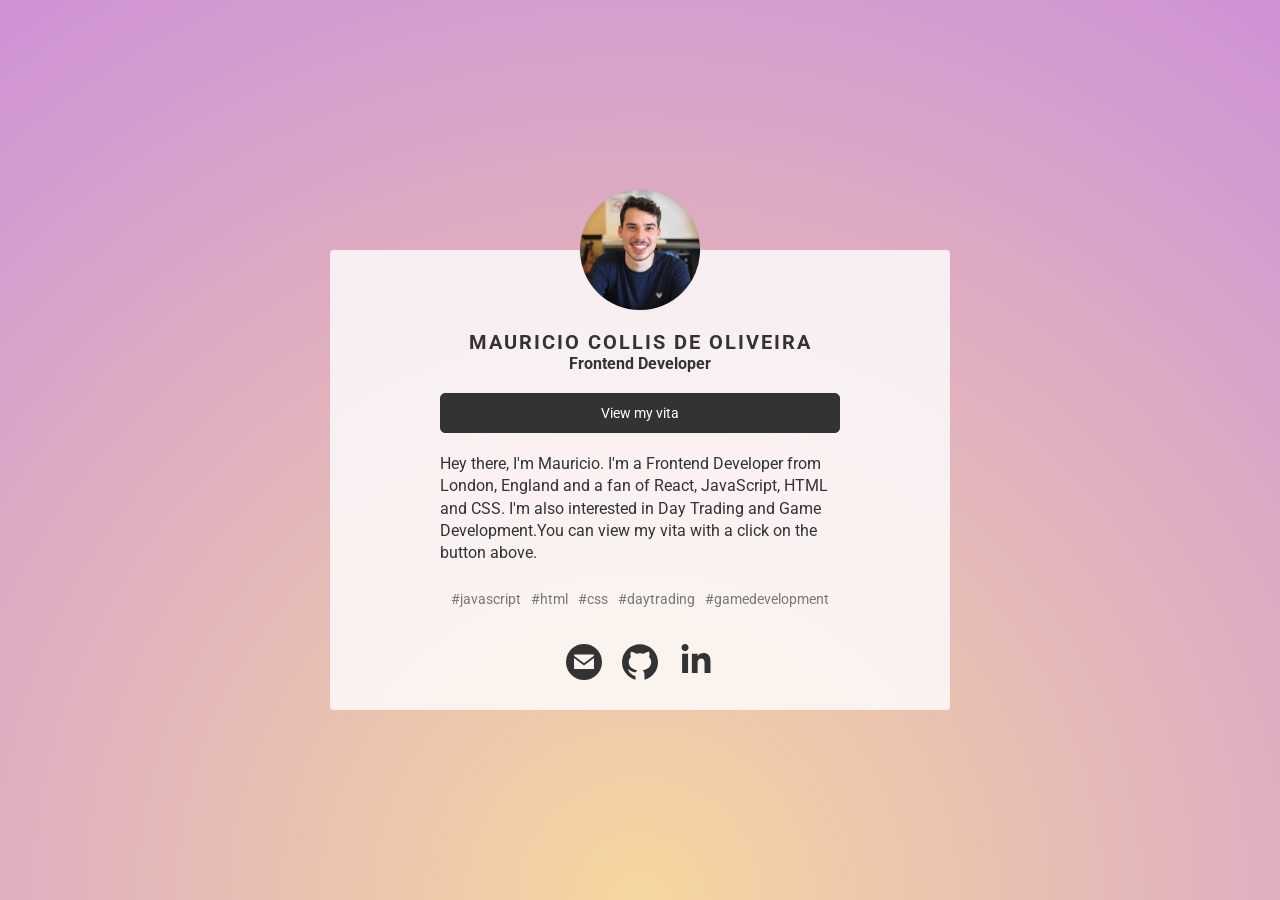
<file: mauriciotxt.github.io-main/websites/portifolios/portifolio1/index.html>
<!DOCTYPE html>
<html lang="en">
  
<head>
    <meta charset="utf-8" />
    <meta name="robots" content="index" />
    <meta
      name="keywords"
      content="javascript, html, css, daytrading, game development"
    />
    <meta name="author" content="Mauricio Collis de Oliveira" />
    <meta name="description" content="The official Website of Mauricio Collis de Oliveira, Frontend Developer from London." />
    <meta name="viewport" content="width=device-width, minimum-scale=1" />
    <meta name="msapplication-TileColor" content="#ffffff">
    <meta name="msapplication-TileImage" content="assets/ms-icon-144x144.png">
    <meta name="theme-color" content="#ffffff">
    <title>Mauricio Collis de Oliveira - Frontend Developer</title>
    <link rel="shortcut icon" href="favicon30f4.ico" />
    <link rel="apple-touch-icon" sizes="57x57" href="assets/apple-icon-57x57.png">
    <link rel="apple-touch-icon" sizes="60x60" href="assets/apple-icon-60x60.png">
    <link rel="apple-touch-icon" sizes="72x72" href="assets/apple-icon-72x72.png">
    <link rel="apple-touch-icon" sizes="76x76" href="assets/apple-icon-76x76.png">
    <link rel="apple-touch-icon" sizes="114x114" href="assets/apple-icon-114x114.png">
    <link rel="apple-touch-icon" sizes="120x120" href="assets/apple-icon-120x120.png">
    <link rel="apple-touch-icon" sizes="144x144" href="assets/apple-icon-144x144.png">
    <link rel="apple-touch-icon" sizes="152x152" href="assets/apple-icon-152x152.png">
    <link rel="apple-touch-icon" sizes="180x180" href="assets/apple-icon-180x180.png">
    <link rel="icon" type="image/png" sizes="192x192"  href="assets/android-icon-192x192.png">
    <link rel="icon" type="image/png" sizes="32x32" href="assets/favicon-32x32.png">
    <link rel="icon" type="image/png" sizes="96x96" href="assets/favicon-96x96.png">
    <link rel="icon" type="image/png" sizes="16x16" href="assets/favicon-16x16.png">
   <link rel="manifest" href="assets/manifest.json">
    <link
      href="https://fonts.googleapis.com/css?family=Roboto&amp;display=swap"
      rel="stylesheet"
    />
    <style>
      a,
      body,
      h1,
      h2,
      html,
      li,
      p,
      span,
      ul {
        margin: 0;
        padding: 0;
        border: 0;
        font-weight: inherit;
        font-style: inherit;
        font-size: 100%;
        font-family: inherit;
        vertical-align: baseline;
      }
      body {
        background-color: rgb(172, 159, 246);
        background: radial-gradient(circle at bottom center, rgb(246,214,159),rgb(206,145,215));
        font-family: "Roboto", Tahoma, Helvetica, Verdana, sans-serif;
        font-display: swap;
        font-size: 14px;
        line-height: 1.3;
        color: #333;
      }
      .page-background {
        position: fixed;
        height: 100vh;
        width: 100vw;
        background-image: url("");
        background-size: cover;
        background-repeat: no-repeat;
        background-position: center center;
      }
      .page-container {
        width: 100%;
        height: 100%;
        overflow: visible;
      }
      .page-content {
        display: flex;
        flex-direction: column;
        min-height: 100vh;
      }
      main {
        padding-top: 0;
        display: flex;
        flex-direction: row;
        flex-wrap: nowrap;
        align-items: stretch;
      }
      .profile-column {
        width: 100%;
        position: relative;
        flex-grow: 1;
        flex-shrink: 1;
      }
      .profile {
        min-height: 100vh;
        line-height: 1.4;
        padding: 10px;
        display: flex;
        justify-content: center;
        flex-direction: row;
        align-items: center;
        box-sizing: border-box;
        min-width: 320px;
        position: relative;
      }
      .profile-content {
        width: 620px;
        max-width: calc(100vw - 10px);
        text-align: center;
        background-color: rgba(255, 255, 255, 0.8);
        border-radius: 4px;
        margin-top: 60px;
      }
      .profile-content .head .image {
        background-color: white;
        background-image: url(assets/apple-icon-144x144.png);
        background-size: cover;
        border-radius: 50%;
        background-repeat: no-repeat;
        background-position: center center;
        box-shadow: inset 0 0 10px 0 rgba(0, 0, 0, 0.2),
          0 0 2px 0 rgba(0, 0, 0, 0.1);
        margin: 0 auto;
        margin-top: -60px;
        margin-bottom: 20px;
        width: 120px;
        height: 120px;
      }
      .profile-content .head .name {
        font-size: 20px;
        line-height: 1.2;
        text-transform: uppercase;
        letter-spacing: 2px;
        font-weight: 700;
        margin: 0;
        color: #333;
      }
      .profile-content .head .headline {
        font-size: 16px;
        line-height: 1.2;
        font-weight: 700;
        margin: 0;
      }
      .profile-content .body {
        padding: 20px;
      }
      .profile-content .body .spotlight {
        max-width: 400px;
        width: 100%;
        margin: 0 auto;
      }
      .profile-content .body .spotlight .button {
        background-color: #333;
        box-shadow: inset 0 0 0 100px hsla(0, 0%, 100%, 0);
        min-width: 100%;
        font-size: 15px;
        transition: all 0.15s ease-out;
        line-height: 38px;
        padding: 0 20px;
        text-decoration: none !important;
        display: inline-block;
        text-align: center;
        border-radius: 5px;
        cursor: pointer;
        box-sizing: border-box;
        white-space: nowrap;
        user-select: none;
        font-size: 14px;
        border: 1px solid #333;
        color: #fff;
        transition: all 0.15s ease-out;
      }
      .profile-content .body .bio {
        font-size: 16px;
        max-width: 400px;
        width: 100%;
        margin: 20px auto 0;
        text-align: left;
        word-wrap: break-word;
      }
      .profile-content .body .interests {
        margin-top: 20px;
      }
      .profile-content .body .interests .inline li {
        padding: 0;
        margin: 5px;
        color: #777;
      }
      .profile-content .body .meta {
        margin-top: 20px;
      }
      .profile-content .body .meta .meta-sections {
        display: flex;
        flex-direction: row;
        justify-content: center;
        max-width: 400px;
        margin: 0 auto;
        font-size: 14px;
        list-style: none;
      }
      .profile-content .body .meta .meta-sections .meta-header {
        font-size: 12px;
        font-weight: 700;
        text-transform: uppercase;
        margin-bottom: 0;
      }
      .profile-content .body .meta .meta-sections .meta-list {
        list-style: none;
      }
      .profile-content .body .meta .meta-sections .meta-list li {
        display: block;
        margin-top: 0.25em;
      }
      .profile-content .body .social-links {
        margin-top: 20px;
      }
      .profile-content .body .social-links li {
        color: rgba(54, 71, 78, 0.7);
        font-size: 30px;
        box-sizing: border-box;
        text-align: center;
        padding: 0;
        margin: 10px;
        width: 36px;
        height: 36px;
        line-height: 36px;
        cursor: pointer;
        display: block;
      }
      .profile-content .body .social-links li:first-child {
        align-items: center;
        background-color: #333;
        border-radius: 18px;
        box-sizing: border-box;
        display: flex;
        font-size: 20px;
        height: 36px;
        justify-content: center;
        text-align: center;
        width: 36px;
      }
      .profile-content .body .social-links li svg {
        fill: #333;
      }
      .profile-content .body .social-links li:first-child svg {
        fill: #FBF3EF;
        height: 21px;
        width: 20px;
      }
      .profile-content .body .inline {
        padding: 0;
        margin: 0;
        list-style: none;
        display: flex;
        flex-direction: row;
        flex-wrap: wrap;
        justify-content: center;
      }
      .profile-content .body .inline > li {
        vertical-align: baseline;
        display: inline-block;
      }
    </style>
  </head>

  <body>
    <div class="page-container">
      <div class="page-content">
        <main>
          <div class="profile-column">
            <div class="profile-container">
              <div class="profile">
                <div class="profile-content">
                  <div class="head">
                    <div class="image"></div>
                    <div class="name-headline">
                      <section>
                        <h1 class="name">Mauricio Collis de Oliveira</h1>
                      </section>
                      <section>
                        <h2 class="headline">
                          <span class="roles">
                            <span class="role">Frontend Developer</span>
                          </span>
                        </h2>
                      </section>
                    </div>
                  </div>

                  <div class="body">
                    <section class="spotlight">
                      <a
                        href="https://www.linkedin.com/in/mauricio-collis"
                        target="_blank"
                        rel="noopener noreferrer"
                        class="button"
                        >View my vita</a
                      >
                    </section>
                    <section class="bio">
                      <div>
                        <p>
                          Hey there, I'm Mauricio. I'm a Frontend Developer from London, England and a fan of React, JavaScript, HTML and CSS.
I'm also interested in Day Trading and Game Development.You can view my vita with a click on the button above.
                        </p>
                      </div>
                    </section>
                    <section class="interests">
                      <ul class="inline">
                        <li class="interest">#javascript</li>
                        <li class="interest">#html</li>
                        <li class="interest">#css</li>
                        <li class="interest">#daytrading</li>
                        <li class="interest">#gamedevelopment</li>
                      </ul>
                    </section>
                    <section class="social-links">
                      <ul class="inline">
                        <li class="contact-me" title="Send me a message">
                          <a 
                            class="social-link" 
                            title="Send me a message" 
                            alt="Send me a message" 
                            aria-label="Send me a message via email"
                            href="mailto:mauriciocollis@hotmail.com"
                            ><span class="SVGInline"
                              ><svg 
                                class="SVGInline-svg" 
                                viewBox="0 0 36 18" 
                                xmlns="http://www.w3.org/2000/svg"
                              ><path 
                                d="M17.9864841,17.7442683 L35.9560572,4.24918119 C35.9560572,2.99963608 34.9577476,2 33.7098606,2 L2.26310764,2 C1.01522062,2 0.0169109976,2.99963608 0.0169109976,4.24918119 L17.9864841,17.7442683 Z M17.9864841,21.7844641 L0.0169109976,8.28937702 L0.0777647581,29.7508188 C0.0777647581,31.0003639 1.07607438,32 2.3239614,32 L33.7707144,32 C35.0186014,32 36.016911,31.0003639 36.016911,29.7508188 L35.9560572,8.28937702 L17.9864841,21.7844641 Z"
                              ></path></svg></span>
                          </a>
                        </li>
                        <li>
                          <a
                            class="social-link"
                            title="Visit me on GitHub"
                            alt="Visit me on GitHub"
                            aria-label="Come and visit my repositories on GitHub"
                            href="https://github.com/mauriciotxt"
                            target="_blank"
                            rel="noopener noreferrer"
                            ><span class="SVGInline"
                              ><svg
                                class="SVGInline-svg"
                                xmlns="http://www.w3.org/2000/svg"
                                viewBox="0 0 1000 1000"
                              >
                                <path
                                  d="M1000 508c0 232-160 429-375 485v-131c0-41-10-98-52-131 134-20 239-99 239-223 0-51-21-102-58-144 11-47 17-105-4-148-53 5-106 32-145 56-33-8-67-14-105-14s-73 6-106 14c-39-24-91-51-144-56-21 43-16 101-5 148-37 42-57 93-57 144 0 124 105 203 239 223-20 15-32 36-40 57-105 2-189-81-190-81-5-4-12-5-16-2-6 3-9 10-7 16 2 5 44 124 201 172v100c-215-56-375-253-375-485 0-275 223-500 500-500 275 0 500 225 500 500z"
                                ></path></svg></span
                          ></a>
                        </li>
                        <li>
                          <a
                            class="social-link"
                            title="Visit me on Linkedin"
                            alt="Visit me on Linkedin"
                            aria-label="Stay in contact via Linkedin"
                            href="https://www.linkedin.com/in/mauricio-collis"
                            target="_blank"
                            rel="noopener noreferrer"
                            ><span class="SVGInline"
                              ><svg
                                class="SVGInline-svg"
                                viewBox="0 50 512 512"
                                version="1.1"
                                xmlns="http://www.w3.org/2000/svg"
                                xlink="http://www.w3.org/1999/xlink"
                              ><path
                                  d="M150.65,100.682c0,27.992-22.508,50.683-50.273,50.683c-27.765,0-50.273-22.691-50.273-50.683
                                  C50.104,72.691,72.612,50,100.377,50C128.143,50,150.65,72.691,150.65,100.682z M143.294,187.333H58.277V462h85.017V187.333z
                                  M279.195,187.333h-81.541V462h81.541c0,0,0-101.877,0-144.181c0-38.624,17.779-61.615,51.807-61.615
                                  c31.268,0,46.289,22.071,46.289,61.615c0,39.545,0,144.181,0,144.181h84.605c0,0,0-100.344,0-173.915
                                  s-41.689-109.131-99.934-109.131s-82.768,45.369-82.768,45.369V187.333z"
                                ></path></svg></span
                          ></a>
                        </li>
                      </ul>
                    </section>
                  </div>
                </div>
              </div>
            </div>
          </div>
        </main>
      </div>
    </div>
  </body>
</html>
</file>
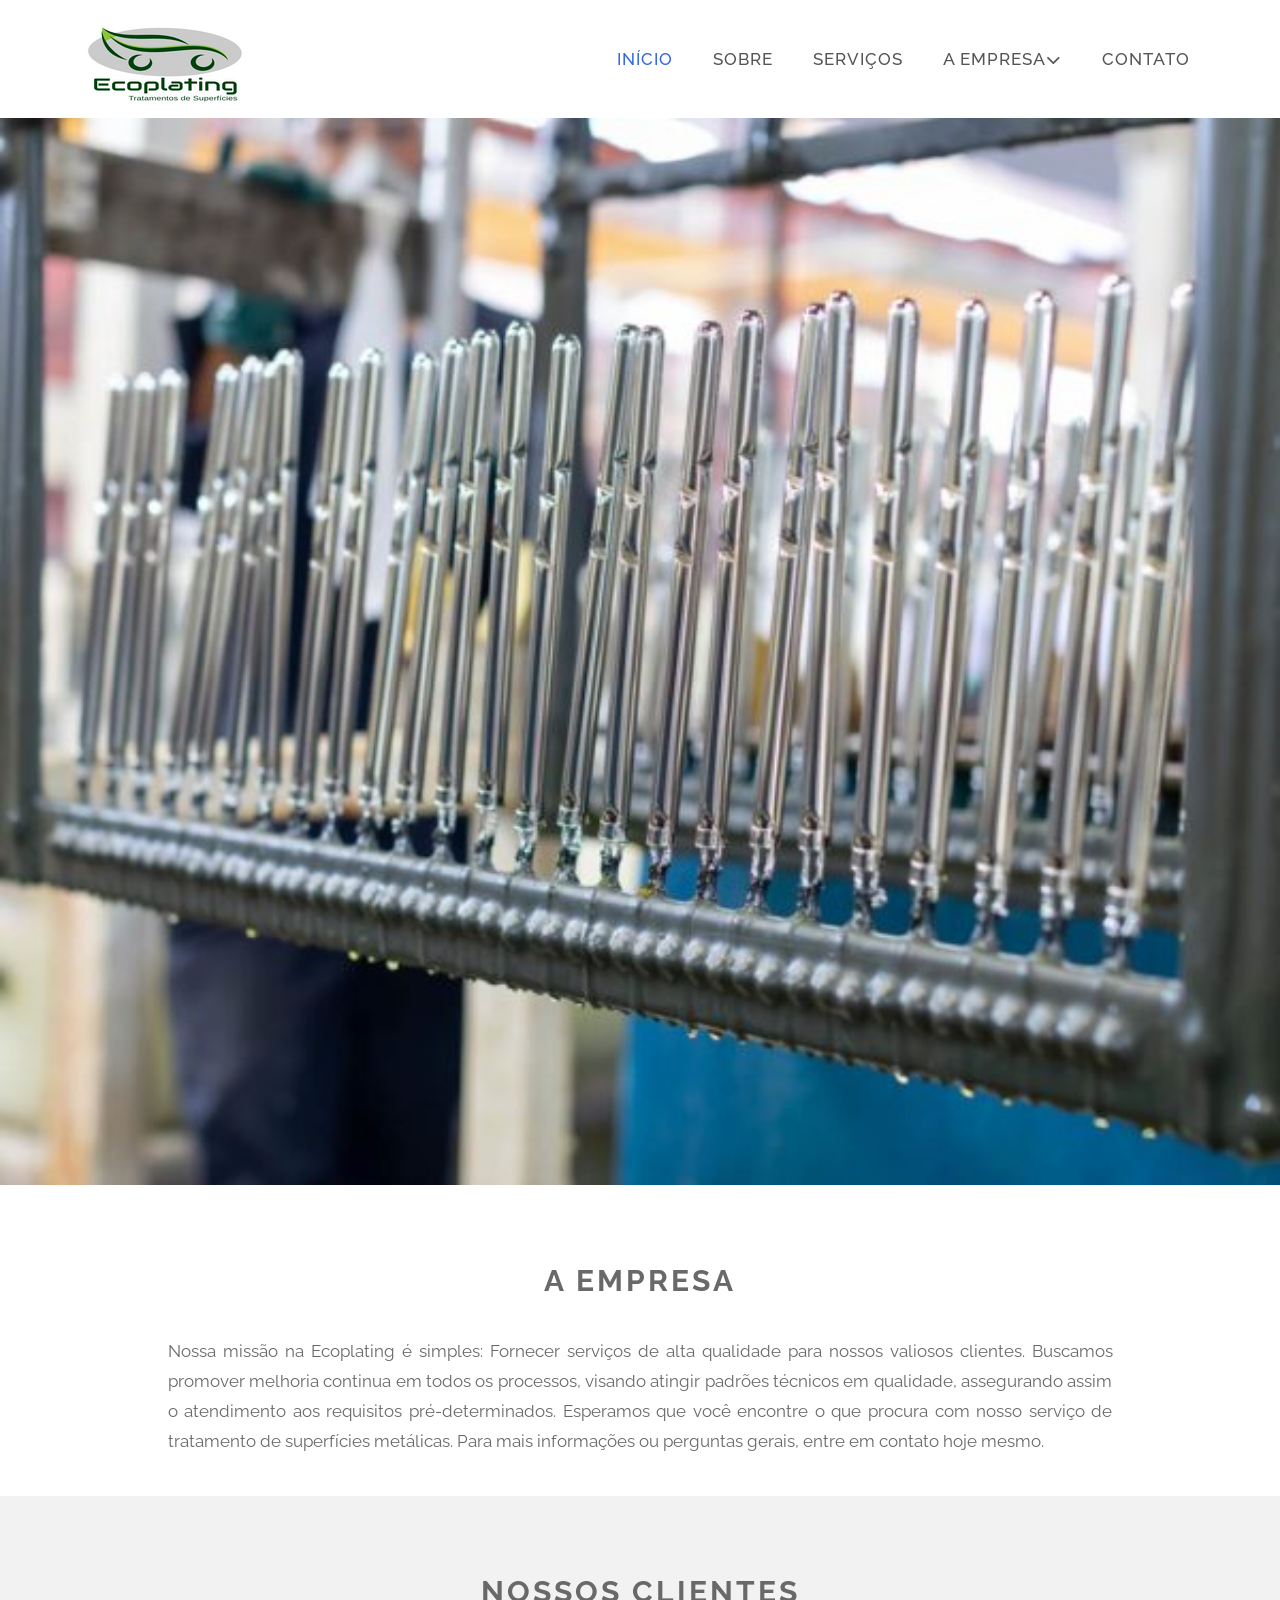
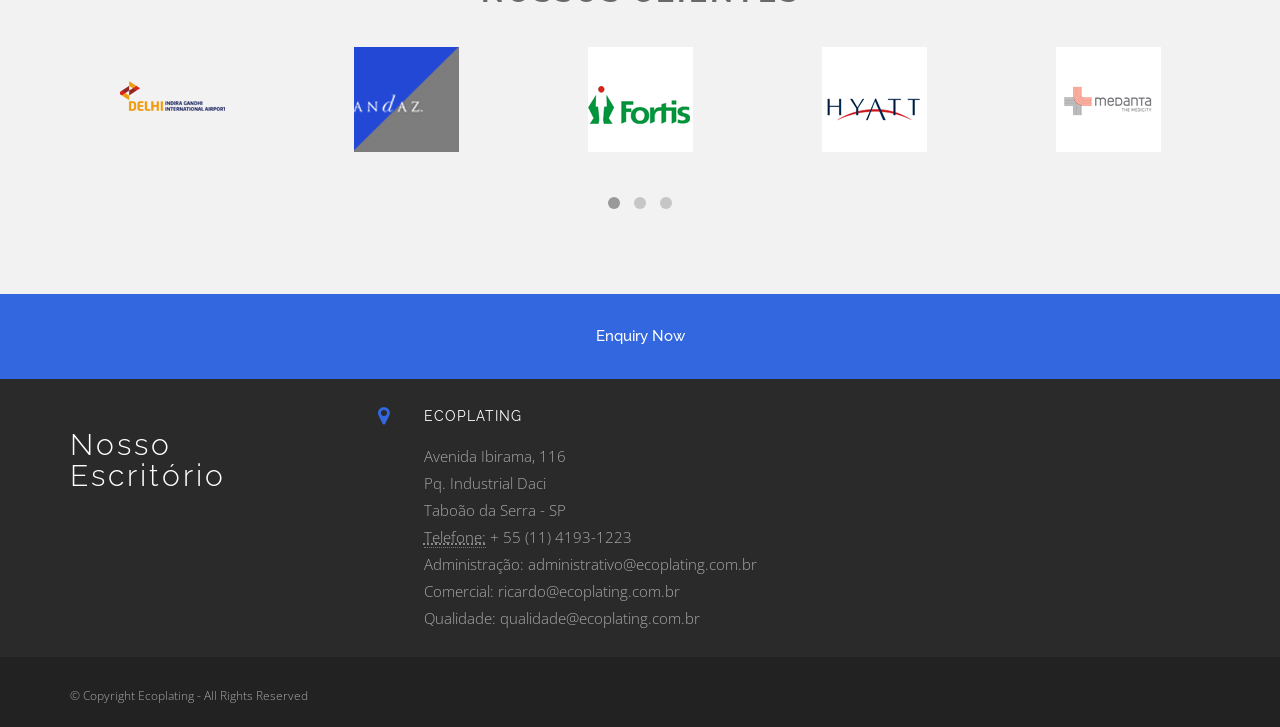
<file: mauriciotxt.github.io-main/websites/projects/ecoplating/index.html>
<!DOCTYPE html>
 <html class="no-js"> 
    <head>
        <!-- Meta Tags -->        
        <meta charset="utf-8">
        <!--[if IE]><meta http-equiv='X-UA-Compatible' content='IE=edge,chrome=1'><![endif]-->
        <meta name="viewport" content="width=device-width, initial-scale=1">
        <title>Ecoplating | Tratamento de Superfícies</title>
        <meta name="description" content="Devido a necessidade cada vez maior de resistência a corrosão no segmento de tratamentos superficiais para o mercado automotivo através de tratamentos de zinco, zinco ligas ou associando camadas eletrodepositadas de zinco com posterior proteção de pintura por eletroforese catiônica (KTL), foi fundada a ECOPLATING TRATAMENTOS DE SUPERFICIES."/>
        <meta name="abstract" content="Hoje instalados em uma ampla planta com 2.000m² de área fabril em um terreno com 13.000m², oferecemos o que há de mais moderno em sistemas de proteção contra a corrosão com linhas automáticas de zincagem, zinco ligas, pintura KTL ou associações de camadas eletrodepositivas com posterior pintura KTL atendendo normas técnicas de diversas montadoras." />
        <meta name="keywords" content="Ecoplating, tratamento de superfícies de veículos, galvats, decapagem, zincagem, tratamento de superficies automotivas, pintura por eletroforese catiônica, KTL, proteção de pintura, protecao de pintura, pintura, pintura automotiva, tratamento superficiais automotivos, zinco, ligas de zinco, corrosão automotiva"/>
        <meta name="author" content="Ecoplating"/>
        <meta name="viewport" content="width=device-width, initial-scale=1.0, maximum-scale=1.0, user-scalable=no">
        <meta name="robot" content="All" />
        <meta name="robots" content="index,follow" />
        <meta name="rating" content="general" />
        <meta name="distribution" content="global" />
        <meta name="language" content="pt-br" />
        <meta name="url" content="http://www.ecoplating.com.br" />
        <meta name="rating" content="Safe For Kids" />
        <meta name="geo-position" content="-23.631898,-46.8118757" />
        <meta name="revisit-after" content="30" />
        <meta name="googlepagerank" content="10" />
        <meta name="rank" content="1" />
        <meta name="language" content="pt-br" />
        <meta http-equiv="city" content="Taboão da Serra" />
        <meta http-equiv="state" content="SP" />
        <meta http-equiv="content-language" content="Portuguese" />
        <meta http-equiv="category" content="Industria" />
        
        
        <link rel="apple-touch-icon" sizes="57x57" href="fab/apple-icon-57x57.png">
        <link rel="apple-touch-icon" sizes="60x60" href="fab/apple-icon-60x60.png">
        <link rel="apple-touch-icon" sizes="72x72" href="fab/apple-icon-72x72.png">
        <link rel="apple-touch-icon" sizes="76x76" href="fab/apple-icon-76x76.png">
        <link rel="apple-touch-icon" sizes="114x114" href="fab/apple-icon-114x114.png">
        <link rel="apple-touch-icon" sizes="120x120" href="fab/apple-icon-120x120.png">
        <link rel="apple-touch-icon" sizes="144x144" href="fab/apple-icon-144x144.png">
        <link rel="apple-touch-icon" sizes="152x152" href="fab/apple-icon-152x152.png">
        <link rel="apple-touch-icon" sizes="180x180" href="fab/apple-icon-180x180.png">
        <link rel="icon" type="image/png" sizes="192x192"  href="fab/android-icon-192x192.png">
        <link rel="icon" type="image/png" sizes="32x32" href="fab/favicon-32x32.ico">
        <link rel="icon" type="image/png" sizes="96x96" href="fab/favicon-96x96.png">
        <link rel="icon" type="image/png" sizes="16x16" href="fab/favicon-16x16.ico">
        <link rel="manifest" href="fab/manifest.json">
        <meta name="msapplication-TileColor" content="#ffffff">
        <meta name="msapplication-TileImage" content="fab/ms-icon-144x144.png">
        <meta name="theme-color" content="#ffffff">
       <!--  <link rel="shortcut icon" href="assets/img/favicon.ico" type="image/x-icon">  -->

        <!-- Web Fonts -->        
        <link href='http://fonts.googleapis.com/css?family=Open+Sans:400,300,600,700' rel='stylesheet' type='text/css'/>
        <link href='http://fonts.googleapis.com/css?family=Raleway:400,100,300,500,700' rel='stylesheet' type='text/css'/>

        <!-- Css Global Compulsory -->
        <link rel="stylesheet" href="css/bootstrap.min.css"/> 

        <!-- Css Implementing Plugins -->
        <link rel="stylesheet" href="css/font-awesome.min.css"/>                          
        <link rel="stylesheet" type="text/css" href="css/revolution/style.css" media="screen"/>
        <link rel="stylesheet" type="text/css" href="css/revolution/extralayers.css" media="screen"/> 
        <link rel="stylesheet" type="text/css" href="css/revolution/settings.css" media="screen"/>
        
         <link rel="stylesheet" type="text/css" href="css/nivo-slider.css" media="screen"/> 
        <link rel="stylesheet" type="text/css" href="css/slider.css" media="screen"/>
        
        <link rel="stylesheet" href="css/owl.carousel.css"/>
        <link rel="stylesheet" href="css/owl.theme.css"/>         
        <link rel="stylesheet" href="css/cubeportfolio.min.css"/>
        <link rel="stylesheet" href="css/jquery.mmenu.css"/>

        <!-- Css Theme -->           
        <link rel="stylesheet" href="css/style.css">
    </head>
    <body> 

        <!--Start Preloader -->
        <div id="preloader">
            <div class="preloader-container">
                <div class="spinner">
                    <div class="bounce1"></div>
                    <div class="bounce2"></div>
                    <div class="bounce3"></div>
                </div>
            </div>
        </div>
        <!-- End Preloader-->                  

        <!-- Navbar -->
        <nav class="navbar navbar-default header-nav" role="navigation">
            <div class="container">
                <!-- Brand and toggle get grouped for better mobile display -->
                <div class="navbar-header">
                    <button type="button" class="navbar-toggle collapsed" data-toggle="collapse" data-target="#bs-example-navbar-collapse-1">
                        <span class="sr-only">Toggle navigation</span>
                        <span class="icon-bar"></span>
                        <span class="icon-bar"></span>
                        <span class="icon-bar"></span>
                    </button>
                    <!-- Logo -->        
                    <a class="navbar-brand" href="index.html"><img src="img/logonew.png" class="img-responsive" alt="TrueLineInterior"></a>        
                </div>
                <!-- Collect the nav links, forms, and other content for toggling -->
                <div class="collapse navbar-collapse" id="bs-example-navbar-collapse-1">
                    <ul class="nav navbar-nav navbar-right">
                        <li class="active"><a href="index.html">INÍCIO</a></li>
                        <li><a href="">SOBRE</a></li>                                                                            
                       <!-- <li><a href="#projects">Projects</a></li>     -->               
                        <li><a href="servicos.html">SERVIÇOS</a>
                            <!-- <li><a href="#projects">Projects</a></li>     -->               
                        <li><a href="#" class="dropdown-toggle" data-toggle="dropdown" role="button" aria-expanded="false">A EMPRESA<i class="fa fa-angle-down fa-lg"></i></a>
                            <ul class="dropdown-menu" role="menu">
                                         <li><a href="quemsomos.html">QUEM SOMOS</a></li>
                                        <li><a href="clientes.html">NOSSOS CLIENTES</a></li>
                                        <li><a href="fornecedores.html">NOSSOS FORNECEDORES</a></li>
                                        <li><a href="qualidade.html">QUALIDADE</a></li>
                                        <li><a href="ambiente.html">MEIO AMBIENTE</a></li>
                                         <!-- <li><a href="#">Modular Kitchen and wardrobe Manufacturer</a></li>
                                      <li><a href="architect.html">Architecture in Delhi NCR</a></li> -->
                                    <!--  <li><a href="projectman.html">Project Management</a></li> -->                                   
                                    </ul>
                            </li>
                       <li><a href="contato.html">CONTATO</a></li>  
                    </ul>
                </div>
            </div>
        </nav>
        <!-- Navbar -->

        <!-- Slider -->
        <div class="slider-container">
        <!-- Slider Image -->
        <div id="mainSlider" class="nivoSlider slider-image">
            <img src="img/slider-images/image1.jpg" alt="main slider" title="#htmlcaption1" />
            <img src="img/slider-images/image2.jpg" alt="main slider" title="#htmlcaption2" />
             <img src="img/slider-images/image3.jpg" alt="main slider" title="#htmlcaption3" />
             <img src="img/slider-images/image4.jpg" alt="main slider" title="#htmlcaption4" />
             <img src="img/slider-images/image5.jpg" alt="main slider" title="#htmlcaption5" />
             <img src="img/slider-images/image6.jpg" alt="main slider" title="#htmlcaption6" />
             <img src="img/slider-images/image7.jpg" alt="main slider" title="#htmlcaption7" />
             <img src="img/slider-images/image8.jpg" alt="main slider" title="#htmlcaption8" />
        </div>
        <!-- Slider Caption 1 
        <div id="htmlcaption1" class="nivo-html-caption slider-caption-1">
            <div class="slider-progress"></div>
            <div class="container">
                <div class="slider3-cap-wrapper3 slide-text">
                    <div class="slide-one-text slide-def hp1-cap1">
                        <div class="slide-one-dec wow fadeInDown" data-wow-duration=".9s" data-wow-delay="0.8s">
                            <h4>It has finally started...</h4>
                        </div>
                        <div class="slide-one-title wow fadeInDown" data-wow-duration=".9s" data-wow-delay="0.8s">
                            <h2>Huge sale up to </h2>
                        </div>
                        <div class="slide-one-title wow fadeInDown" data-wow-duration=".9s" data-wow-delay="0.8s">
                            <h1><span class="slide-text-big">70%</span>off</h1>
                        </div>
                        <div class="check-it-out slide2btn-check1 wow fadeInDown" data-wow-duration=".9s" data-wow-delay="0.8s">
                            <a class="btn-def-black" href="shop.html">Shop now</a>
                        </div>
                    </div>
                </div>
            </div>
        </div>-->
        <!-- Slider Caption 2
        <div id="htmlcaption2" class="nivo-html-caption slider-caption-2">
            <div class="slider-progress"></div>
            <div class="container">
                <div class="slider3-cap-wrapper3 slide-two-cap slide-text text-center">
                    <div class="slide-two-text slide-def hp1-cap2">
                        <div class="slide-two-title slide-underline posr wow fadeInUp text-center" data-wow-duration=".9s" data-wow-delay="0.8s">
                            <h4>Men's Accessories</h4>
                        </div>
                        <div class="slide-two-dec wow fadeInUp" data-wow-duration=".9s" data-wow-delay="0.8s">
                            <h1>Only Rs 89.00</h1>
                        </div>
                        <div class="check-it-out slide2btn-check2 wow fadeInUp" data-wow-duration=".9s" data-wow-delay="0.8s">
                            <a class="btn-def-black" href="shop.html">Shop Now</a>
                        </div>
                    </div>
                </div>
            </div>
        </div>
    </div>   -->
        <!-- End Slider -->         

        <!-- Site Wrapper -->
        <div class="site-wrapper" id="about">

            <!-- Who We Are -->            
            <div class="container">              
                    
                <div class="row">
                    <div class="col-md-10 col-md-offset-1 about-caption text-center">
                        <!-- Section General Title -->
                        <div class="general-title">
                            <h2>A Empresa</h2>
                            <div class="space-bottom-2x"></div>   
                        </div>
                        <p>Nossa missão na Ecoplating é simples: Fornecer serviços de alta qualidade para nossos valiosos clientes. Buscamos promover melhoria continua em todos os processos, visando atingir padrões técnicos em qualidade, assegurando assim o atendimento aos requisitos pré-determinados. Esperamos que você encontre o que procura com nosso serviço de tratamento de superfícies metálicas. Para mais informações ou perguntas gerais, entre em contato hoje mesmo.</p>
                        <div class="space-bottom-2x"></div>   
                    </div>                            
                </div>                
                <!--<div class="row">    
                   
                    <div class="col-md-4 about-caption">
                        <div class="col-sm-2">
                            <i class="fa fa-html5 fa-2x"></i>                                    
                        </div>
                        <div class="col-sm-12">
                            <h3>Nam libero tempore</h3>                                                                        
                            <p>Nam libero tempore, cum soluta nobis est eligendi optio cumque nihil impedit quo minus id quod maxime placeat facere possimus.</p>
                        </div>
                    </div> 

                    <div class="col-md-4 about-caption">
                        <div class="col-sm-2">
                            <i class="fa fa-desktop fa-2x"></i>                                                                                
                        </div>
                        <div class="col-sm-12">
                            <h3>Nam libero tempore</h3>                                           
                            <p>Nam libero tempore, cum soluta nobis est eligendi optio cumque nihil impedit quo minus id quod maxime placeat facere possimus.</p>
                        </div>
                    </div>

                   
                    <div class="col-md-4 about-caption">
                        <div class="col-sm-2">
                            <i class="fa fa-font fa-2x"></i>                                                                                
                        </div>
                        <div class="col-sm-12">
                            <h3>Nam libero tempore</h3>                                                                                            
                            <p>Nam libero tempore, cum soluta nobis est eligendi optio cumque nihil impedit quo minus id quod maxime placeat facere possimus.</p>                                
                        </div>
                    </div>    

                </div>-->           
            </div><!-- /container -->                   
            <!-- End Who We Are -->

            <!-- Our Process -->            
            <!--<section class="bg-color padding-bottom padding-top-x2">
                <div class="container">                                                        

                   
                    <div class="row">
                        <div class="col-md-6">
                            <a href="#">
                                <img src="img/larx.png" alt="Specifie an alternate text for an image" class="img-responsive">    
                            </a>
                        </div>                    
                        <div class="col-md-6">
                          
                            <div class="cta-title-2">
                                <div class="space-bottom-2x"></div>      
                                <h2>LARX TEMPLATE</h2>
                                <div class="space-bottom-2x"></div>      
                            </div>
                            <p>HTML5 Template that can be used by a creative agency or as a personal portfolio. It’s a fully responsive one/multi paged template built on Bootstrap 3 Framework. It comes with many intro section versions.</p>
                            <div class="margin-top-x2">
                                <a href="http://themeforest.net/item/larx-interior-design-studio-template/8170114" target="_blank" class="btn gold-btn">Buy Now</a>
                            </div>
                        </div>
                    </div>
                    
                </div>                               
            </section>-->                       
            <!-- End Our Process -->
            
            <!-- Our Clients -->                
            <div id="our-clients">
                <div class="padding-top-x2 padding-bottom container text-center">  
                    <!-- Section General Title -->
                    <div class="general-title">
                        <h2>Nossos Clientes</h2>    
                        <div class="space-bottom-2x"></div>                      
                    </div>                            
                    <div class="row">                                
                
                        <div id="owl-demo">
                            <a href="#"><img src="img/about/client_1.png" alt="Owl Image"></a>
                            <a href="#"><img src="img/about/client_2.png" alt="Owl Image"></a>
                            <a href="#"><img src="img/about/client_3-(1).png" alt="Owl Image"></a>
                            <a href="#"><img src="img/about/client_3.png" alt="Owl Image"></a>
                            <a href="#"><img src="img/about/client_5.png" alt="Owl Image"></a>
                            <a href="#"><img src="img/about/client_6.png" alt="Owl Image"></a>
                            <a href="#"><img src="img/about/client_7.png" alt="Owl Image"></a>
                            <a href="#"><img src="img/about/client_8.png" alt="Owl Image"></a>
                            <a href="#"><img src="img/about/client_9.png" alt="Owl Image"></a>
                            <a href="#"><img src="img/about/client_10.png" alt="Owl Image"></a>
                             <a href="#"><img src="img/about/client_11.png" alt="Owl Image"></a>
                        </div>                                

                    </div><!-- /row -->  
                </div><!-- /container -->
            </div>                    
            <!-- End Our Clients -->                                         

           
                         
        </div><!-- /site-wrapper -->
              

                              

        <div class="f-action" id="contactus">
            <a href="#" class="f-cta" data-toggle="modal" data-target="#myModal">Enquiry Now</a>
        </div>
                
        <!-- Modal -->
        <div class="modal fade" id="myModal" tabindex="-1" role="dialog">
            <div class="modal-dialog">
                <div class="modal-content text-center">
                    <div class="modal-header">
                        <button type="button" class="close" data-dismiss="modal"><span aria-hidden="true">&times;</span><span class="sr-only">Close</span></button>
                    </div>
                    <div class="modal-body">
                        <!-- Contact Form (name, email, phone and message inputs for your email form "should change your email adress in contact.php file") -->     
                        <div id="contact">                            
                            <div id="message"></div>
                            <form>
                                <fieldset>
                                    <div class="col-md-12">
                                        <!-- Name -->
                                        <input name="name" type="text" id="name" size="30" value="" placeholder="Name"/>
                                        <br />
                                        <!-- Email -->
                                        <input name="email" type="text" id="email" size="30" value="" placeholder="Email"/>
                                        <br /> 
                                        <!-- Phone -->
                                        <input name="phone" type="text" id="phone" size="30" value="" placeholder="Phone"/>

                                        <!-- Message -->                                                                        
                                        <textarea name="comments" cols="40" rows="5" id="comments" placeholder="Message"></textarea>
                                         
                                        <!-- Submit Button -->                                        
                                        <button type="submit" class="btn blog-btn submit" id="submit" value="Submit">Submit</button>
                                    </div>                                                                                                                                                             
                                </fieldset>
                            </form>                            
                        </div>          
                        <!-- End Contact Form -->
                    </div>                    
                </div>
            </div>
        </div>     
            
        <!-- Footer -->  
        <div class="footer-big">
            <div class="container">
                <div class="row">

                    <!-- About Us Information -->
                    <div class="col-md-3 col-sm-6">                           
                        <div class="f-logo">
                            <h2>Nosso<br>Escritório</h2>                                                                    
                        </div>
                    </div>
                    
                    <!-- Recent Posts -->
                    

                    <!-- Latest Tweet -->
                    

                    <!-- Recent Works -->
                    <div class="col-md-6 col-sm-6 f-inner">   
                        <div class="col-sm-1">
                            <i class="fa fa-map-marker fa-lg"></i> 
                        </div>
                        <div class="col-sm-11">
                            <strong>Ecoplating</strong>
                            <div class="f-space"></div>
                            <address>                                
                                Avenida Ibirama, 116<br>Pq. Industrial Daci<br>  
                                Taboão da Serra - SP          <br>                    
                                    <abbr title="Telefone">Telefone:</abbr> + 55 (11) 4193-1223  <br/>
                                    Administração:<a href = "mailto: administrativo@ecoplating.com.br"> administrativo@ecoplating.com.br</a><br/>
                                    Comercial:<a href = "mailto: ricardo@ecoplating.com.br"> ricardo@ecoplating.com.br</a><br/>
                                    Qualidade:<a href = "mailto: qualidade@ecoplating.com.br"> qualidade@ecoplating.com.br</a>
                                </address>
                        </div>      
                    </div>     


                </div>
            </div>
        </div>   

        <div id="footer">
            <div class="container">   
                <div class="row">                                                         
                    <!-- Copyright -->                                                       
                    <div class="col-sm-6 col-md-6 f-copyright">                        
                        <span>© Copyright <a href="www.ecoplating.com.br">Ecoplating</a> - All Rights Reserved</span>                        
                    </div>                      
                </div><!-- /row -->
            </div><!-- /container -->
        </div>        
        <!-- End Footer -->               

        <!-- jQuery Plugins -->                                 
        <script src="js/jquery-1.11.1.min.js"></script>                    
        <script src="js/bootstrap.min.js"></script>
        
        <script src="js/slider/jquery.nivo.slider.pack.js"></script>   
        <script src="js/slider/nivo-active.js"></script> 
        
        <script src="js/jquery.themepunch.tools.min.js"></script>   
        <script src="js/jquery.themepunch.revolution.min.js"></script> 
        <script src="js/jquery.cubeportfolio.min.js"></script>      
        <script src="js/owl.carousel.js"></script>
        <script src="js/moderniz.js"></script>    
        <script src="js/jquery.sticky.js"></script>   
        <script src="js/jquery.mmenu.min.js"></script>                     
       <!--  <script src="https://maps.googleapis.com/maps/api/js?v=3.exp"></script>      -->
        <script src="js/app.js"></script>                               
    </body>
</html>
</file>
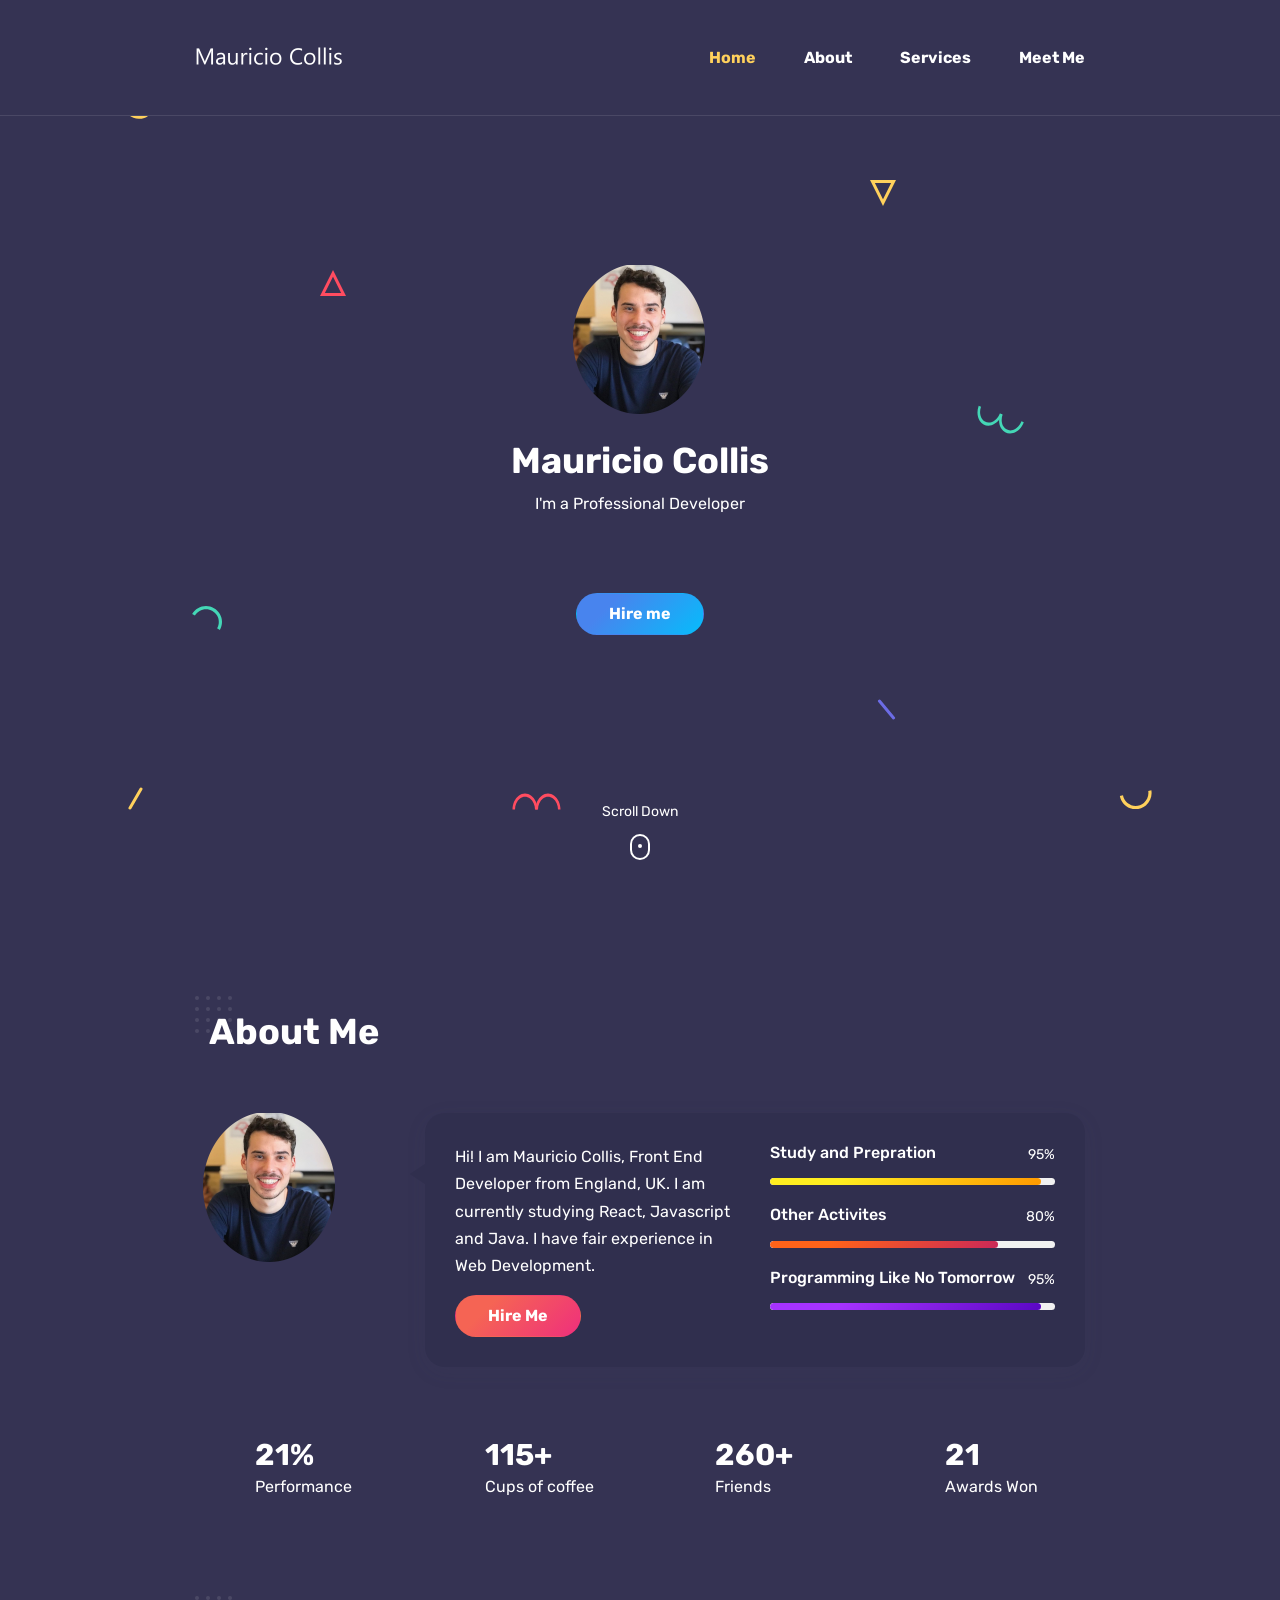
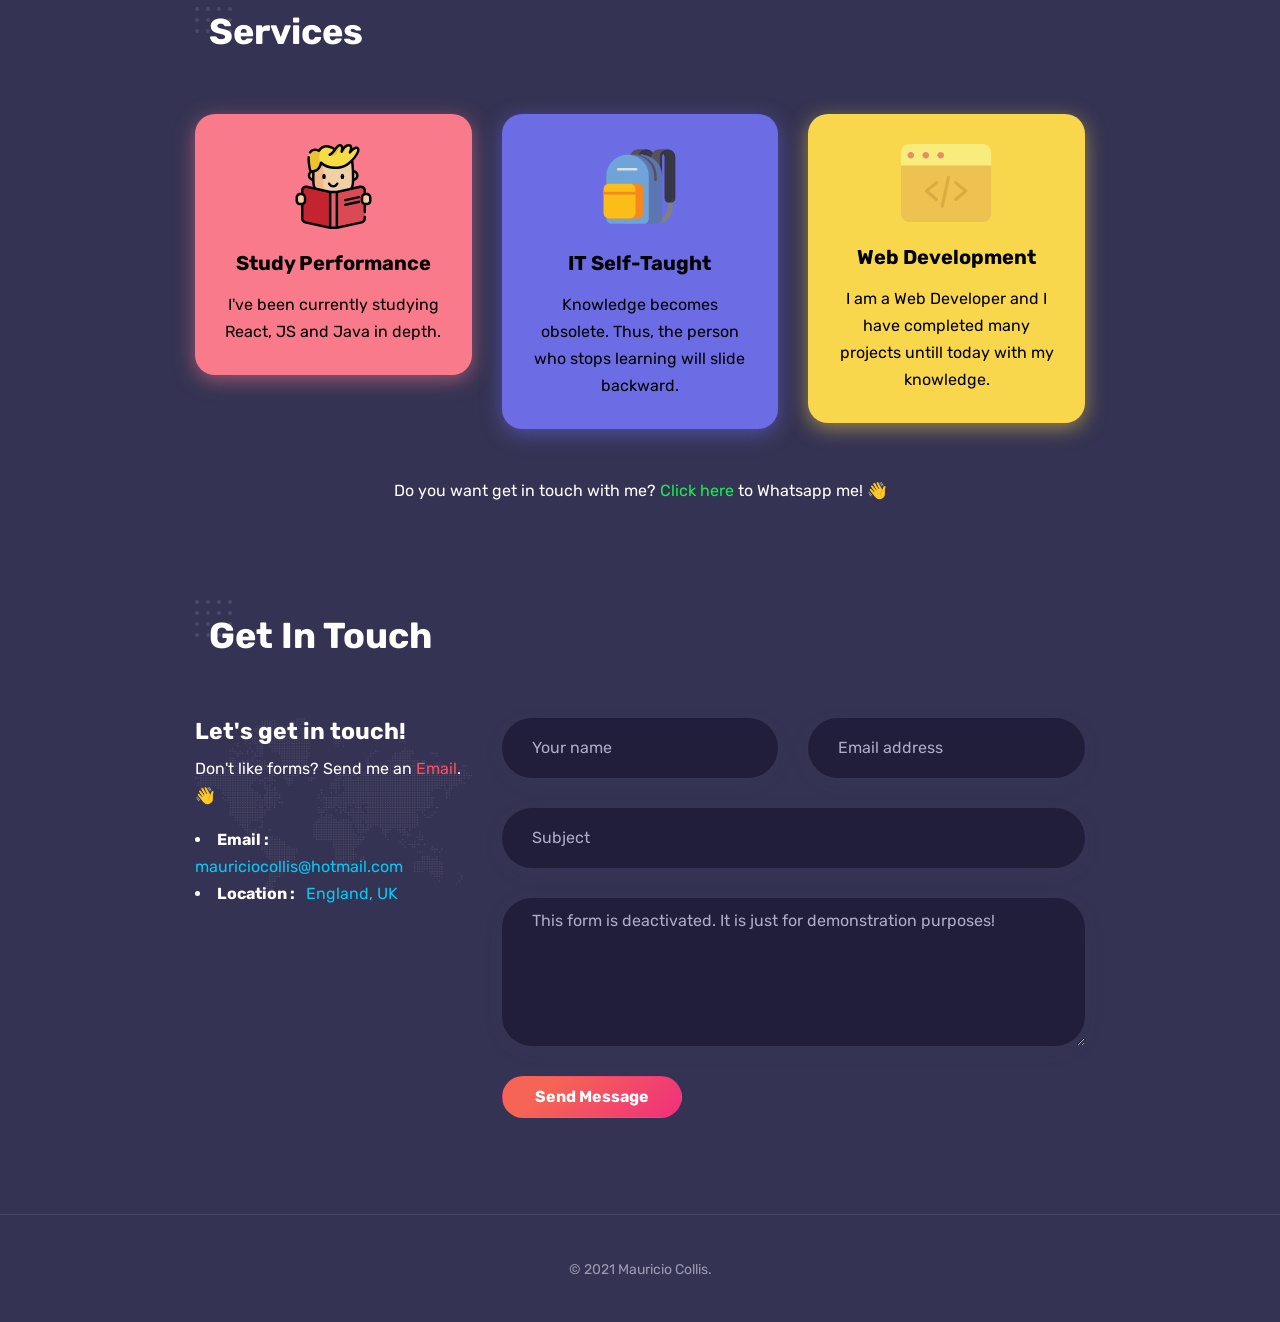
<file: mauriciotxt.github.io-main/websites/portifolios/portifolio2/website/mauriciocollis/index.html>
<!DOCTYPE html>
<html lang="en-US">

<head>
    <meta http-equiv="Content-Type" content="text/html; charset=UTF-8">
    <title>Mauricio Collis | Developer | Coding is not for amateurs!</title>
    <meta name="description" content="Mauricio Collis | I am a Front End Developer from England, I enjoy building striking websites and working in my personal game developing projects ">
    <meta name= "Keyword" Content= "Mauricio,Collis,Mauricio Collis,Mauriciocollis,Developer,Resume,Mauricio Collis de Oliveira,England,Professional Developer,Mauricio Oliveira,Mauricio Collis de Oliveira,github Mauricio Collis,mauriciotxt,Mauricio Front End Developer,Mauricio Collis de Oliveira,mauricio collis de oliveira,"/>   
    <meta name="author" content="Mauricio Collis">
    <meta name="copyright" content="This Created by Mauricio Collis">
    <meta name="robots" content="all" />
    <meta name="viewport" content="width=device-width, initial-scale=1, maximum-scale=1">
    <link rel="shortcut icon" type="image/x-icon" href="images/favicon.ico">

    <!-- STYLESHEETS -->
    <link rel="stylesheet" href="../mco.jsdelivr.net/npm/bootstrap%404.5.3/dist/css/bootstrap.min.css" integrity="sha384-TX8t27EcRE3e/ihU7zmQxVncDAy5uIKz4rEkgIXeMed4M0jlfIDPvg6uqKI2xXr2" crossorigin="anonymous">
    <link rel="stylesheet" href="../mcojs.cloudflare.com/ajax/libs/font-awesome/5.15.1/css/all.min.css" integrity="sha512-+4zCK9k+qNFUR5X+cKL9EIR+ZOhtIloNl9GIKS57V1MyNsYpYcUrUeQc9vNfzsWfV28IaLL3i96P9sdNyeRssA==" crossorigin="anonymous" />
    <link rel="stylesheet" href="../mcojs.cloudflare.com/ajax/libs/simple-line-icons/2.5.5/css/simple-line-icons.css" integrity="sha512-9Tu/Gu0+bXW+oGrTGJOeNz2RG4MaF52FznXCciXFrXehFTLF6phJnJFNVOU2mmj9FWIXk9ap0H1ocygu1ZTRqg==" crossorigin="anonymous" />
    <link rel="stylesheet" href="css/slick.css" type="text/css" media="all">
    <link rel="stylesheet" href="../mcojs.cloudflare.com/ajax/libs/animate.css/4.1.1/animate.css" integrity="sha512-phGxLIsvHFArdI7IyLjv14dchvbVkEDaH95efvAae/y2exeWBQCQDpNFbOTdV1p4/pIa/XtbuDCnfhDEIXhvGQ==" crossorigin="anonymous" />
    <link rel="stylesheet" href="../mcojs.cloudflare.com/ajax/libs/magnific-popup.js/1.1.0/magnific-popup.css" integrity="sha512-WEQNv9d3+sqyHjrqUZobDhFARZDko2wpWdfcpv44lsypsSuMO0kHGd3MQ8rrsBn/Qa39VojphdU6CMkpJUmDVw==" crossorigin="anonymous" />
    <link rel="stylesheet" href="css/style.css" type="text/css" media="all">

    <!--[if lt IE 9]>
      <script src="https://oss.maxcdn.com/html5shiv/3.7.2/html5shiv.min.js"></script>
      <script src="https://oss.maxcdn.com/respond/1.4.2/respond.min.js"></script>
    <![endif]-->

</head>

<body class="dark">

    <!-- Preloader -->
    <div id="preloader">
        <div class="outer">
            <!-- Google Chrome -->
            <div class="infinityChrome">
                <div></div>
                <div></div>
                <div></div>
            </div>

            <!-- Safari and others -->
            <div class="infinity">
                <div>
                    <span></span>
                </div>
                <div>
                    <span></span>
                </div>
                <div>
                    <span></span>
                </div>
            </div>
            <!-- Stuff -->
            <svg xmlns="http://www.w3.org/2000/svg" version="1.1" class="goo-outer">
			<defs>
				<filter id="goo">
					<feGaussianBlur in="SourceGraphic" stdDeviation="6" result="blur" />
					<feColorMatrix in="blur" values="1 0 0 0 0  0 1 0 0 0  0 0 1 0 0  0 0 0 18 -7" result="goo" />
					<feBlend in="SourceGraphic" in2="goo" />
				</filter>
			</defs>
		</svg>
        </div>
    </div>

    <!-- desktop header -->
    <header class="desktop-header-3 fixed-top">

        <div class="container">

            <nav class="navbar navbar-expand-lg navbar-dark">
                <a class="navbar-brand" href="#"><img src="images/logo.svg" alt="Mauricio Collis" width="150px" /></a> <button aria-controls="navbarNavDropdown" aria-expanded="false" aria-label="Toggle navigation" class="navbar-toggler" data-target="#navbarNavDropdown" data-toggle="collapse"
                    type="button"><span class="navbar-toggler-icon"></span></button>
                <div class="collapse navbar-collapse" id="navbarNavDropdown">
                    <ul class="navbar-nav ml-auto scrollspy">
                        <li class="nav-item"><a class="nav-link" href="#home">Home</a></li>
                        <li class="nav-item"><a href="#about" class="nav-link">About</a></li>
                        <li class="nav-item"><a href="#services" class="nav-link">Services</a></li>
                        <li class="nav-item"><a href="#contact" class="nav-link">Meet Me</a></li>
                    </ul>
                </div>
            </nav>

        </div>

    </header>

    <!-- main layout -->
    <main class="content-3">

        <!-- section home -->
        <section id="home" class="home d-flex align-items-center">
            <div class="container">

                <!-- intro -->
                <div class="intro">
                    <!-- avatar image -->
                    <img src="images/avatar-1.svg" alt="Mauricio Collis" class="mb-4" />

                    <!-- info -->
                    <h1 class="mb-2 mt-0">Mauricio Collis</h1>
                    <span>I'm a <span class="text-rotating">Professional Developer, Game Lover, Day Trader</span></span>

                    <!-- social icons -->
                    <ul class="social-icons light list-inline mb-0 mt-4">
			<li class="list-inline-item"><a href="https://www.instagram.com/"><i class="fab fa-instagram" aria-hidden="true"></i></a></li>
			<li class="list-inline-item"><a href="https://bit.ly/3sPp12Y"><i class="fab fa-whatsapp" aria-hidden="true"></i></a></li>
                        <li class="list-inline-item"><a href="https://github.com/"><i class="fab fa-github" aria-hidden="true"></i></a></li>
                        <li class="list-inline-item"><a href="https://codepen.com/"><i class="fab fa-codepen" aria-hidden="true"></i></a></li>
                        <li class="list-inline-item"><a href="https://"><i class="fab fa-facebook" aria-hidden="true"></i></a></li>
                    </ul>

                    <!-- buttons -->
                    <div class="mt-4">
                        <a href="https://bit.ly/3sPp12Y" target="_blank" class="btn btn-default1" style="background-color: #6517ad;">Hire me</a>
                    </div>
                </div>

                <!-- scroll down mouse wheel -->
                <div class="scroll-down">
                    <a href="#about" class="mouse-wrapper">
                        <span>Scroll Down</span>
                        <span class="mouse">
						<span class="wheel"></span>
                        </span>
                    </a>
                </div>

                <!-- parallax layers -->
                <div class="parallax" data-relative-input="true">

                    <svg width="27" height="29" data-depth="0.3" class="layer p1" xmlns="http://www.w3.org/2000/svg"><path d="M21.15625.60099c4.37954 3.67487 6.46544 9.40612 5.47254 15.03526-.9929 5.62915-4.91339 10.30141-10.2846 12.25672-5.37122 1.9553-11.3776.89631-15.75715-2.77856l2.05692-2.45134c3.50315 2.93948 8.3087 3.78663 12.60572 2.22284 4.297-1.5638 7.43381-5.30209 8.22768-9.80537.79387-4.50328-.8749-9.08872-4.37803-12.02821L21.15625.60099z" fill="#FFD15C" fill-rule="evenodd"/></svg>

                    <svg width="26" height="26" data-depth="0.2" class="layer p2" xmlns="http://www.w3.org/2000/svg"><path d="M13 3.3541L2.42705 24.5h21.1459L13 3.3541z" stroke="#FF4C60" stroke-width="3" fill="none" fill-rule="evenodd"/></svg>

                    <svg width="30" height="25" data-depth="0.3" class="layer p3" xmlns="http://www.w3.org/2000/svg"><path d="M.1436 8.9282C3.00213 3.97706 8.2841.92763 14.00013.92796c5.71605.00032 10.9981 3.04992 13.85641 8 2.8583 4.95007 2.8584 11.0491-.00014 16.00024l-2.77128-1.6c2.28651-3.96036 2.28631-8.84002.00011-12.8002-2.2862-3.96017-6.5124-6.40017-11.08513-6.4-4.57271.00018-8.79872 2.43984-11.08524 6.4002l-2.77128-1.6z" fill="#44D7B6" fill-rule="evenodd"/></svg>

                    <svg width="15" height="23" data-depth="0.6" class="layer p4" xmlns="http://www.w3.org/2000/svg"><rect transform="rotate(30 9.86603 10.13397)" x="7" width="3" height="25" rx="1.5" fill="#FFD15C" fill-rule="evenodd"/></svg>

                    <svg width="15" height="23" data-depth="0.2" class="layer p5" xmlns="http://www.w3.org/2000/svg"><rect transform="rotate(30 9.86603 10.13397)" x="7" width="3" height="25" rx="1.5" fill="#6C6CE5" fill-rule="evenodd"/></svg>

                    <svg width="49" height="17" data-depth="0.5" class="layer p6" xmlns="http://www.w3.org/2000/svg"><g fill="#FF4C60" fill-rule="evenodd"><path d="M.5 16.5c0-5.71709 2.3825-10.99895 6.25-13.8567 3.8675-2.85774 8.6325-2.85774 12.5 0C23.1175 5.50106 25.5 10.78292 25.5 16.5H23c0-4.57303-1.90625-8.79884-5-11.08535-3.09375-2.28652-6.90625-2.28652-10 0C4.90625 7.70116 3 11.92697 3 16.5H.5z"/><path d="M23.5 16.5c0-5.71709 2.3825-10.99895 6.25-13.8567 3.8675-2.85774 8.6325-2.85774 12.5 0C46.1175 5.50106 48.5 10.78292 48.5 16.5H46c0-4.57303-1.90625-8.79884-5-11.08535-3.09375-2.28652-6.90625-2.28652-10 0-3.09375 2.28651-5 6.51232-5 11.08535h-2.5z"/></g></svg>

                    <svg width="26" height="26" data-depth="0.4" class="layer p7" xmlns="http://www.w3.org/2000/svg"><path d="M13 22.6459L2.42705 1.5h21.1459L13 22.6459z" stroke="#FFD15C" stroke-width="3" fill="none" fill-rule="evenodd"/></svg>

                    <svg width="19" height="21" data-depth="0.3" class="layer p8" xmlns="http://www.w3.org/2000/svg"><rect transform="rotate(-40 6.25252 10.12626)" x="7" width="3" height="25" rx="1.5" fill="#6C6CE5" fill-rule="evenodd"/></svg>

                    <svg width="30" height="25" data-depth="0.3" data-depth-y="-1.30" class="layer p9" xmlns="http://www.w3.org/2000/svg"><path d="M29.8564 16.0718c-2.85854 4.95114-8.1405 8.00057-13.85654 8.00024-5.71605-.00032-10.9981-3.04992-13.85641-8-2.8583-4.95007-2.8584-11.0491.00014-16.00024l2.77128 1.6c-2.28651 3.96036-2.28631 8.84002-.00011 12.8002 2.2862 3.96017 6.5124 6.40017 11.08513 6.4 4.57271-.00018 8.79872-2.43984 11.08524-6.4002l2.77128 1.6z" fill="#6C6CE5" fill-rule="evenodd"/></svg>

                    <svg width="47" height="29" data-depth="0.2" class="layer p10" xmlns="http://www.w3.org/2000/svg"><g fill="#44D7B6" fill-rule="evenodd"><path d="M46.78878 17.19094c-1.95535 5.3723-6.00068 9.52077-10.61234 10.8834-4.61167 1.36265-9.0893-.26708-11.74616-4.27524-2.65686-4.00817-3.08917-9.78636-1.13381-15.15866l2.34923.85505c-1.56407 4.29724-1.2181 8.92018.90705 12.12693 2.12514 3.20674 5.70772 4.5107 9.39692 3.4202 3.68921-1.0905 6.92581-4.40949 8.48988-8.70673l2.34923.85505z"/><path d="M25.17585 9.32448c-1.95535 5.3723-6.00068 9.52077-10.61234 10.8834-4.61167 1.36264-9.0893-.26708-11.74616-4.27525C.16049 11.92447-.27182 6.14628 1.68354.77398l2.34923.85505c-1.56407 4.29724-1.2181 8.92018.90705 12.12692 2.12514 3.20675 5.70772 4.5107 9.39692 3.4202 3.68921-1.0905 6.92581-4.40948 8.48988-8.70672l2.34923.85505z"/></g></svg>

                    <svg width="33" height="20" data-depth="0.5" class="layer p11" xmlns="http://www.w3.org/2000/svg"><path d="M32.36774.34317c.99276 5.63023-1.09332 11.3614-5.47227 15.03536-4.37895 3.67396-10.3855 4.73307-15.75693 2.77837C5.76711 16.2022 1.84665 11.53014.8539 5.8999l3.15139-.55567c.7941 4.50356 3.93083 8.24147 8.22772 9.8056 4.29688 1.56413 9.10275.71673 12.60554-2.2227C28.34133 9.98771 30.01045 5.4024 29.21635.89884l3.15139-.55567z" fill="#FFD15C" fill-rule="evenodd"/></svg>

                </div>
            </div>

        </section>

        <!-- section about -->
        <section id="about">

            <div class="container">

                <!-- section title -->
                <h2 class="section-title wow fadeInUp">About Me</h2>

                <div class="spacer" data-height="60"></div>

                <div class="row">

                    <div class="col-md-3">
                        <div class="text-center text-md-left">
                            <!-- avatar image -->
                            <img src="images/avatar-2.svg" alt="Mauricio Collis" />
                        </div>
                        <div class="spacer d-md-none d-lg-none" data-height="30"></div>
                    </div>

                    <div class="col-md-9 triangle-left-md triangle-top-sm">
                        <div class="rounded bg-dark shadow-dark padding-30">
                            <div class="row">
                                <div class="col-md-6">
                                    <!-- about text -->
                                    <p>Hi! I am Mauricio Collis, Front End Developer from England, UK. I am currently studying React, Javascript and Java. I have fair experience in Web Development.</p>
                                    <div class="mt-3">
                                        <a href="https://www.linkedin.com/in/mauricio-collis/" target="_blank" class="btn btn-default">Hire Me</a>
                                    </div>
                                    <div class="spacer d-md-none d-lg-none" data-height="30"></div>
                                </div>
                                <div class="col-md-6">
                                    <!-- skill item -->
                                    <div class="skill-item">
                                        <div class="skill-info clearfix">
                                            <h4 class="float-left mb-3 mt-0">Study and Prepration</h4>
                                            <span class="float-right">95%</span>
                                        </div>
                                        <div class="progress">
                                            <div class="progress-bar data-background" role="progressbar" aria-valuemin="0" aria-valuemax="100" aria-valuenow="95" data-color="#FFD15C" style="background-color: #fbb034; background-image: linear-gradient(315deg, #ff9900 0%, #ffee20 74%);">
                                            </div>
                                        </div>
                                        <div class="spacer" data-height="20"></div>
                                    </div>

                                    <!-- skill item -->
                                    <div class="skill-item">
                                        <div class="skill-info clearfix">
                                            <h4 class="float-left mb-3 mt-0">Other Activites</h4>
                                            <span class="float-right">80%</span>
                                        </div>
                                        <div class="progress">
                                            <div class="progress-bar data-background" role="progressbar" aria-valuemin="0" aria-valuemax="100" aria-valuenow="80" data-color="#FF4C60" style="background-color: #bf033b; background-image: linear-gradient(315deg, #ca2858 0%, #ff6319 74%);">
                                            </div>
                                        </div>
                                        <div class="spacer" data-height="20"></div>
                                    </div>

                                    <!-- skill item -->
                                    <div class="skill-item">
                                        <div class="skill-info clearfix">
                                            <h4 class="float-left mb-3 mt-0">Programming Like No Tomorrow</h4>
                                            <span class="float-right">95%</span>
                                        </div>
                                        <div class="progress">
                                            <div class="progress-bar data-background" role="progressbar" aria-valuemin="0" aria-valuemax="100" aria-valuenow="95" data-color="#6C6CE5" style="background-color: #6617cb; background-image: linear-gradient(315deg, #5a07c3 0%, #a733ff 74%);}">
                                            </div>
                                        </div>
                                    </div>
                                </div>
                            </div>
                        </div>
                    </div>

                </div>
                <!-- row end -->

                <div class="spacer" data-height="70"></div>

                <div class="row">

                    <div class="col-md-3 col-sm-6">
                        <!-- fact item -->
                        <div class="fact-item">
                            <span class="icon icon-fire"></span>
                            <div class="details">
                                <h3 class="mb-0 mt-0 number"><em class="count">100</em>%</h3>
                                <p class="mb-0">Performance</p>
                            </div>
                        </div>
                        <div class="spacer d-md-none d-lg-none" data-height="30"></div>
                    </div>

                    <div class="col-md-3 col-sm-6">
                        <!-- fact item -->
                        <div class="fact-item">
                            <span class="icon icon-cup"></span>
                            <div class="details">
                                <h3 class="mb-0 mt-0 number"><em class="count">537</em>+</h3>
                                <p class="mb-0">Cups of coffee</p>
                            </div>
                        </div>
                        <div class="spacer d-md-none d-lg-none" data-height="30"></div>
                    </div>

                    <div class="col-md-3 col-sm-6">
                        <!-- fact item -->
                        <div class="fact-item">
                            <span class="icon icon-people"></span>
                            <div class="details">
                                <h3 class="mb-0 mt-0 number"><em class="count">1239</em>+</h3>
                                <p class="mb-0">Friends</p>
                            </div>
                        </div>
                        <div class="spacer d-md-none d-lg-none" data-height="30"></div>
                    </div>

                    <div class="col-md-3 col-sm-6">
                        <!-- fact item -->
                        <div class="fact-item">
                            <span class="icon icon-badge"></span>
                            <div class="details">
                                <h3 class="mb-0 mt-0 number"><em class="count">99</em></h3>
                                <p class="mb-0">Awards Won</p>
                            </div>
                        </div>
                    </div>

                </div>

            </div>

        </section>

        <!-- section services -->
        <section id="services">

            <div class="container">

                <!-- section title -->
                <h2 class="section-title wow fadeInUp">Services</h2>

                <div class="spacer" data-height="60"></div>

                <div class="row">


                    <div class="col-md-4">
                        <!-- service box -->
                        <div class="service-box rounded data-background padding-30 text-center text-light shadow-pink" data-color="#F97B8B">
                            <img src="images/studyp.svg" width="85px" alt="Study Performance" />
                            <h3 class="mb-3 mt-0" style="color: #010101;">Study Performance</h3>
                            <p class="mb-0" style="color: #010101;">I've been currently studying React, JS and Java in depth.</p>                            
                        </div>
                        <div class="spacer d-md-none d-lg-none" data-height="30"></div>
                    </div>


                    <div class="col-md-4">
                        <!-- service box -->
                        <div class="service-box rounded data-background padding-30 text-center text-light shadow-blue" data-color="#6C6CE5">
                            <img src="images/collagelife.svg" width="85px" alt="Self-Taught" />
                            <h3 class="mb-3 mt-0" style="color: #010101;">IT Self-Taught</h3>
                            <p class="mb-0" style="color: #010101;">Knowledge becomes obsolete.  Thus, the person who stops learning will slide backward.</p>
                        </div>
                        <div class="spacer d-md-none d-lg-none" data-height="30"></div>
                    </div>


                    <div class="col-md-4">
                        <!-- service box -->
                        <div class="service-box rounded data-background padding-30 text-center shadow-yellow" data-color="#F9D74C">
                            <img src="images/service-2.svg" alt="Web Development" />
                            <h3 class="mb-3 mt-0" style="color: #010101;">Web Development</h3>
                            <p class="mb-0" style="color: #010101;">I am a Web Developer and I have completed many projects untill today with my knowledge.</p>
                        </div>
                    </div>

                </div>

                <div class="mt-5 text-center">
                    <p class="mb-0">Do you want get in touch with me? <a href="https://bit.ly/3sPp12Y" style="color: #13f14d;">Click here</a> to Whatsapp me! 👋</p>
                </div>

            </div>

        </section>
        
        <!-- section contact -->
        <section id="contact">

            <div class="container">

                <!-- section title -->
                <h2 class="section-title wow fadeInUp">Get In Touch</h2>

                <div class="spacer" data-height="60"></div>

                <div class="row">

                    <div class="col-md-4">
                        <!-- contact info -->
                        <div class="contact-info">
                            <h3 class="wow fadeInUp">Let's get in touch!</h3>
                            <p class="wow fadeInUp">Don't like forms? Send me an <a href="mailto:mauriciocollis@hotmail.com">Email</a>. 👋</p>
                            <li><b>Email :</b>&nbsp; <a href="mailto:mauriciocollis@hotmail.com" style="color: #05caf7;">mauriciocollis@hotmail.com</a></li>
                            <li><b>Location : </b>&nbsp; <a href="https://bit.ly/3dovqf0" style="color: #05caf7;"> England, UK</a></li>
                        </div>
                    </div>

                    <div class="col-md-8">
                        <!-- Contact Form -->
                        <form id="contact-form" class="contact-form mt-6" method="post" action="#">

                            <div class="messages"></div>

                            <div class="row">
                                <div class="column col-md-6">
                                    <!-- Name input -->
                                    <div class="form-group">
                                        <input type="text" class="form-control" name="InputName" id="InputName" placeholder="Your name" required="required" data-error="Name is required." style="background-color: #201e3a; color: #ecece6;">
                                        <div class="help-block with-errors"></div>
                                    </div>
                                </div>

                                <div class="column col-md-6">
                                    <!-- Email input -->
                                    <div class="form-group">
                                        <input type="email" class="form-control" id="InputEmail" name="InputEmail" placeholder="Email address" required="required" data-error="Email is required." style="background-color: #201e3a; color: #ecece6;">
                                        <div class="help-block with-errors"></div>
                                    </div>
                                </div>

                                <div class="column col-md-12">
                                    <!-- Email input -->
                                    <div class="form-group">
                                        <input type="text" class="form-control" id="InputSubject" name="InputSubject" placeholder="Subject" required="required" data-error="Subject is required." style="background-color: #201e3a; color: #ecece6;">
                                        <div class="help-block with-errors"></div>
                                    </div>
                                </div>

                                <div class="column col-md-12">
                                    <!-- Message textarea -->
                                    <div class="form-group">
                                        <textarea name="InputMessage" id="InputMessage" class="form-control" rows="5" placeholder="This form is deactivated. It is just for demonstration purposes!" required="required" data-error="Message is required." style="background-color: #201e3a; color: #ecece6;"></textarea>
                                        <div class="help-block with-errors"></div>
                                    </div>
                                </div>
                            </div>

                            <button type="submit" name="submit" id="submit" value="Submit" class="btn btn-default">Send Message</button>
                            <!-- Send Button -->

                        </form>
                        <!-- Contact Form end --> 
                    </div>

                </div>

            </div>

        </section>

        <div class="spacer" data-height="96"></div>

        <footer class="footer">
            <div class="container">
                <span class="copyright">© 2021 Mauricio Collis.</span>
            </div>
        </footer>

    </main>

    <!-- Go to top button -->
    <a href="javascript:" id="return-to-top"><i class="fas fa-arrow-up"></i></a>

    <!-- SCRIPTS -->
    <script src="js/jquery-1.12.3.min.js"></script>
    <script src="js/jquery.easing.min.js"></script>
    <script src="js/jquery.waypoints.min.js"></script>
    <script src="js/jquery.counterup.min.js"></script>
    <script src="js/popper.min.js"></script>
    <script src="js/bootstrap.min.js"></script>
    <script src="js/isotope.pkgd.min.js"></script>
    <script src="js/infinite-scroll.min.js"></script>
    <script src="js/imagesloaded.pkgd.min.js"></script>
    <script src="js/slick.min.js"></script>
    <script src="js/contact.js"></script>
    <script src="js/validator.js"></script>
    <script src="js/wow.min.js"></script>
    <script src="js/morphext.min.js"></script>
    <script src="js/parallax.min.js"></script>
    <script src="js/jquery.magnific-popup.min.js"></script>
    <script src="js/custom.js"></script>
   

</body>

</html>
</file>
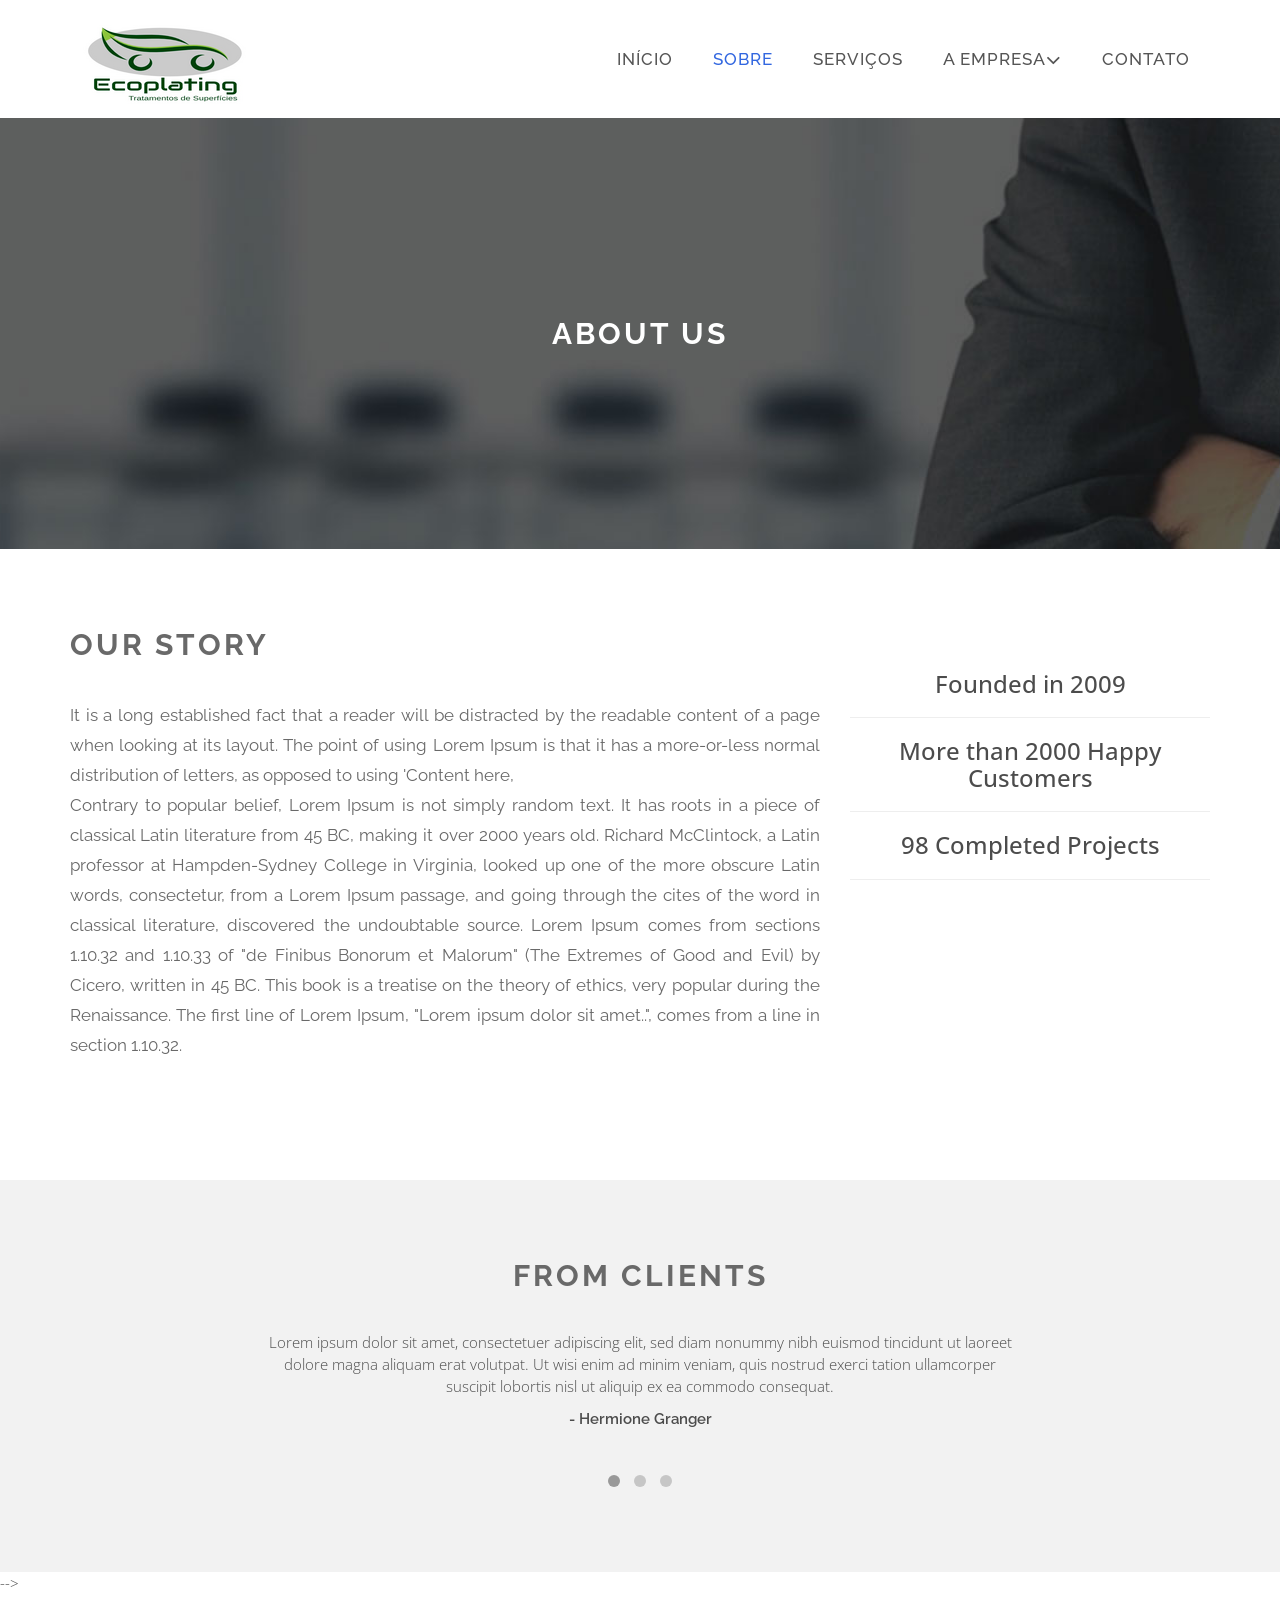
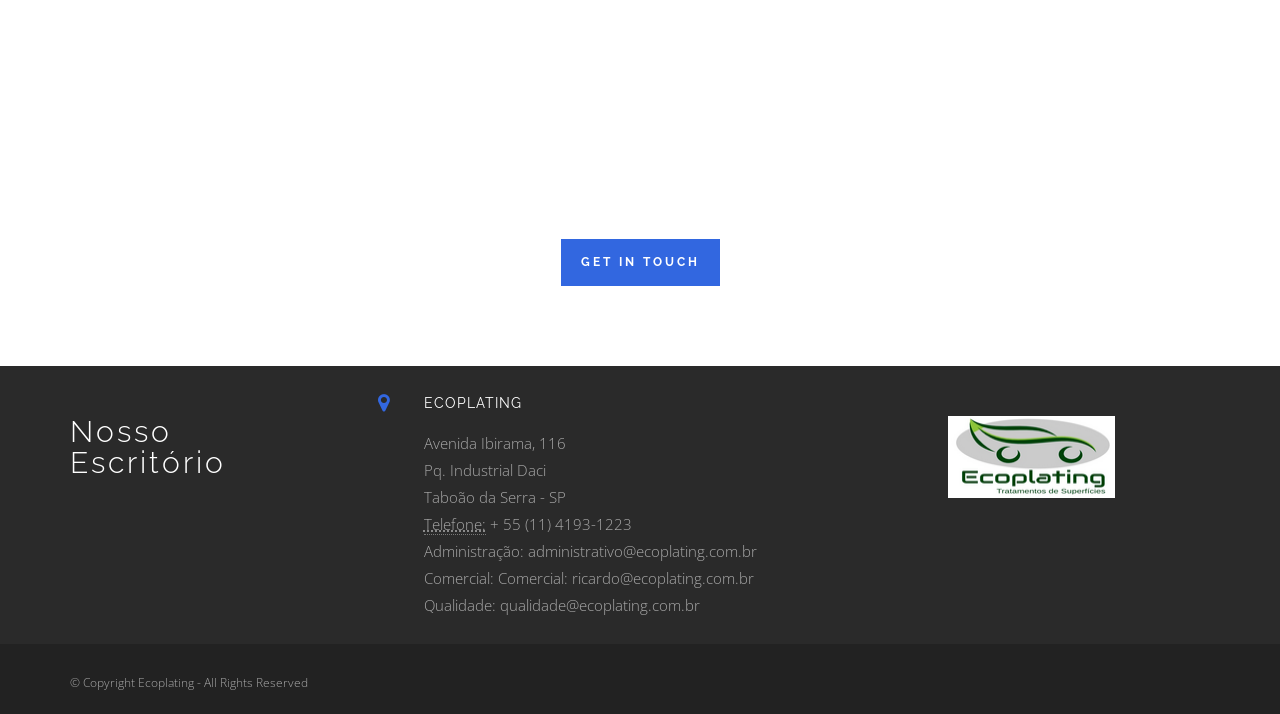
<file: mauriciotxt.github.io-main/websites/projects/ecoplating/about.html>
<!DOCTYPE html>
<html class="no-js">
    <head>
        <!-- Meta Tags -->        
        <meta charset="utf-8">
        <meta name="viewport" content="width=device-width, initial-scale=1">
        <title>True Line interior</title>
        <meta name="description" content="A Template by Denis Griu"/>
        <meta name="keywords" content=""/>
        <meta name="author" content="Denis Griu"/>
        <meta name="viewport" content="width=device-width, initial-scale=1.0, maximum-scale=1.0, user-scalable=no">
        <link rel="apple-touch-icon" sizes="57x57" href="fab/apple-icon-57x57.png">
        <link rel="apple-touch-icon" sizes="60x60" href="fab/apple-icon-60x60.png">
        <link rel="apple-touch-icon" sizes="72x72" href="fab/apple-icon-72x72.png">
        <link rel="apple-touch-icon" sizes="76x76" href="fab/apple-icon-76x76.png">
        <link rel="apple-touch-icon" sizes="114x114" href="fab/apple-icon-114x114.png">
        <link rel="apple-touch-icon" sizes="120x120" href="fab/apple-icon-120x120.png">
        <link rel="apple-touch-icon" sizes="144x144" href="fab/apple-icon-144x144.png">
        <link rel="apple-touch-icon" sizes="152x152" href="fab/apple-icon-152x152.png">
        <link rel="apple-touch-icon" sizes="180x180" href="fab/apple-icon-180x180.png">
        <link rel="icon" type="image/png" sizes="192x192"  href="fab/android-icon-192x192.png">
        <link rel="icon" type="image/png" sizes="32x32" href="fab/favicon-32x32.png">
        <link rel="icon" type="image/png" sizes="96x96" href="fab/favicon-96x96.png">
        <link rel="icon" type="image/png" sizes="16x16" href="fab/favicon-16x16.png">
        <link rel="manifest" href="fab/manifest.json">
        <meta name="msapplication-TileColor" content="#ffffff">
        <meta name="msapplication-TileImage" content="fab/ms-icon-144x144.png">
        <meta name="theme-color" content="#ffffff">
       <!--  <link rel="shortcut icon" href="assets/img/favicon.ico" type="image/x-icon">  -->

        <!-- Web Fonts -->        
        <link href='http://fonts.googleapis.com/css?family=Open+Sans:400,300,600,700' rel='stylesheet' type='text/css'/>
        <link href='http://fonts.googleapis.com/css?family=Raleway:400,100,300,500,700' rel='stylesheet' type='text/css'/>

        <!-- Css Global Compulsory -->
        <link rel="stylesheet" href="css/bootstrap.min.css"/> 

        <!-- Css Implementing Plugins -->
        <link rel="stylesheet" href="css/font-awesome.min.css"/>                          
        <link rel="stylesheet" type="text/css" href="css/revolution/style.css" media="screen"/>
        <link rel="stylesheet" type="text/css" href="css/revolution/extralayers.css" media="screen"/> 
        <link rel="stylesheet" type="text/css" href="css/revolution/settings.css" media="screen"/>
        <link rel="stylesheet" href="css/owl.carousel.css"/>
        <link rel="stylesheet" href="css/owl.theme.css"/>         
        <link rel="stylesheet" href="css/cubeportfolio.min.css"/>
        <link rel="stylesheet" href="css/jquery.mmenu.css"/>

        <!-- Css Theme -->           
        <link rel="stylesheet" href="css/style.css">
    </head>

 <body> 

        <!--Start Preloader-->
        <div id="preloader">
            <div class="preloader-container">
                <div class="spinner">
                    <div class="bounce1"></div>
                    <div class="bounce2"></div>
                    <div class="bounce3"></div>
                </div>
            </div>
        </div>
        <!--End Preloader-->

        <!-- Navbar -->
        <nav class="navbar navbar-default header-nav" role="navigation">
            <div class="container">
                <!-- Brand and toggle get grouped for better mobile display -->
                <div class="navbar-header">
                    <button type="button" class="navbar-toggle collapsed" data-toggle="collapse" data-target="#bs-example-navbar-collapse-1">
                        <span class="sr-only">Toggle navigation</span>
                        <span class="icon-bar"></span>
                        <span class="icon-bar"></span>
                        <span class="icon-bar"></span>
                    </button>
                    <!-- Logo -->        
                    <a class="navbar-brand" href="index.html"><img src="img/logonew.png" class="img-responsive" alt="TrueLineInterior"></a>        
                </div>
                <!-- Collect the nav links, forms, and other content for toggling -->
                <div class="collapse navbar-collapse" id="bs-example-navbar-collapse-1">
                    <ul class="nav navbar-nav navbar-right">
                        <li><a href="index.html">INÍCIO</a></li>
                        <li class="active"><a href="#">SOBRE</a></li>                                                                            
                       <!-- <li><a href="#projects">Projects</a></li>     -->               
                        <li><a href="servicos.html">SERVIÇOS</a>
                            <!-- <li><a href="#projects">Projects</a></li>     -->               
                        <li><a href="#" class="dropdown-toggle" data-toggle="dropdown" role="button" aria-expanded="false">A EMPRESA<i class="fa fa-angle-down fa-lg"></i></a>
                            <ul class="dropdown-menu" role="menu">
                                         <li><a href="quemsomos.html">QUEM SOMOS</a></li>
                                        <li><a href="clientes.html">NOSSOS CLIENTES</a></li>
                                        <li><a href="fornecedores.html">NOSSOS FORNECEDORES</a></li>
                                        <li><a href="qualidade.html">QUALIDADE</a></li>
                                        <li><a href="ambiente.html">MEIO AMBIENTE</a></li>
                                         <!-- <li><a href="#">Modular Kitchen and wardrobe Manufacturer</a></li>
                                      <li><a href="architect.html">Architecture in Delhi NCR</a></li> -->
                                    <!--  <li><a href="projectman.html">Project Management</a></li> -->                                   
                                    </ul>
                            </li>
                       <li><a href="contato.html">CONTATO</a></li>  
                    </ul>
                </div>
            </div>
        </nav>
        <!-- Navbar -->
                  
        <!-- Header Background Parallax Image -->
        <div id="about_bg">
            <div class="head-title">
                <h2>About Us</h2>                
            </div>  
        </div>
        <!-- End Header Background Parallax Image -->        

        <!-- Site Wrapper -->
        <div class="site-wrapper">                        

            <!-- Who We Are -->            
            <div class="container who-we-are padding-bottom">              
                <div class="row">
                    <div class="col-md-8 about-caption">
                        <div class="general-title">
                            <h2>Our Story</h2>
                            <div class="space-bottom-2x"></div>   
                        </div>
                        <!--<h5>Lorem ipsum dolor sit amet, consectetuer adipiscing elit, sed diam nonummy nibh euismod tincidunt ut laoreet dolore magna aliquam erat volutpat. Ut wisi enim ad minim veniam.</h5>-->                                               
                        <p>It is a long established fact that a reader will be distracted by the readable content of a page when looking at its layout. The point of using Lorem Ipsum is that it has a more-or-less normal distribution of letters, as opposed to using 'Content here,</p> 

<p>Contrary to popular belief, Lorem Ipsum is not simply random text. It has roots in a piece of classical Latin literature from 45 BC, making it over 2000 years old. Richard McClintock, a Latin professor at Hampden-Sydney College in Virginia, looked up one of the more obscure Latin words, consectetur, from a Lorem Ipsum passage, and going through the cites of the word in classical literature, discovered the undoubtable source. Lorem Ipsum comes from sections 1.10.32 and 1.10.33 of "de Finibus Bonorum et Malorum" (The Extremes of Good and Evil) by Cicero, written in 45 BC. This book is a treatise on the theory of ethics, very popular during the Renaissance. The first line of Lorem Ipsum, "Lorem ipsum dolor sit amet..", comes from a line in section 1.10.32.</p> 

         
                      
                        <div class="space-bottom-2x"></div>
                        <!--<a href="#" class="btn gold-btn">Read More</a>-->
                    </div>              
                    <div class="col-md-4 text-center">                                
                        <br>
                        <h3>Founded in 2009</h3>
                        <hr>
                        <h3>More than 2000 Happy Customers</h3>
                        <hr>
                        <h3>98 Completed Projects</h3>
                        <hr>
                       
                    </div>              
                </div>                                              
            </div><!-- /container -->                   
            <!-- End Who We Are --> 

            <!-- Our Office Slider
            <div class="bg-color padding-bottom padding-top-x2">
                <div class="container">
                    <div class="general-title text-center">
                        <h2>Our Office</h2>
                        <div class="space-bottom-2x"></div>   
                    </div>                                        
                    <div id="owl-office" class="owl-carousel owl-theme">

                    <div class="item">
                        <img src="img/about/office_1.jpg" alt="Specifie an alternate text for an image" >                    
                    </div>
                    <div class="item">
                        <img src="img/about/office_2.jpg" alt="Specifie an alternate text for an image" >                    
                    </div>
                    <div class="item">
                        <img src="img/about/office_3.jpg" alt="Specifie an alternate text for an image" >                    
                    </div>

                    </div>
                </div>
            </div> -->
            <!-- End Our Office Slider -->                                       

            <!-- Testimonials -->
            <div id="testimonials">
                <div class="container text-center padding-bottom padding-top-x2">
                   
                    <div class="general-title">
                        <h2>From Clients</h2>
                        <div class="space-bottom-2x"></div>   
                    </div>
                    <div class="row">
                        <div id="owl-testimonials" class="owl-carousel owl-theme">

                            <div class="item">
                                <div class="col-md-8 col-md-offset-2 t-info">            
                                    <p>Lorem ipsum dolor sit amet, consectetuer adipiscing elit, sed diam nonummy nibh euismod tincidunt ut laoreet dolore magna aliquam erat volutpat. Ut wisi enim ad minim veniam, quis nostrud exerci tation ullamcorper suscipit lobortis nisl ut aliquip ex ea commodo consequat.</p>                                    
                                    <b>- Hermione Granger</b>
                                </div>                     
                            </div>

                            <div class="item">
                                <div class="col-md-8 col-md-offset-2 t-info">            
                                    <p>Lorem ipsum dolor sit amet, consectetuer adipiscing elit, sed diam nonummy nibh euismod tincidunt ut laoreet dolore magna aliquam erat volutpat. Ut wisi enim ad minim veniam, quis nostrud exerci tation ullamcorper suscipit lobortis nisl ut aliquip ex ea commodo consequat.</p>                                    
                                    <b>- Harry Potter</b>
                                </div>                     
                            </div>

                            <div class="item">
                                <div class="col-md-8 col-md-offset-2 t-info">            
                                    <p>Lorem ipsum dolor sit amet, consectetuer adipiscing elit, sed diam nonummy nibh euismod tincidunt ut laoreet dolore magna aliquam erat volutpat. Ut wisi enim ad minim veniam, quis nostrud exerci tation ullamcorper suscipit lobortis nisl ut aliquip ex ea commodo consequat.</p>
                                    <b>- Ginny Wesley</b>
                                </div>                     
                            </div>

                        </div>
                    </div>
                </div>
            </div>-->
            <!-- End Testimonials                                         

        </div><!-- /site-wrapper -->
        <!-- End Site Wrapper --> 

        <!-- Call to Action -->
        <div class="cta-section padding-top-x2 padding-bottom">
            <div class="container text-center">
                <div class="cta-title">
                    <h2>Want to work with us?</h2>
                    <div class="space-bottom-2x"></div>     
                </div>
                <div class="row">
                    <div class="col-md-6 col-md-offset-3">
                       <p>Magnis modipsae que voloratati andigen daepeditem quiate re porem aut labor. Laceaque quiae sitiorem rest non restibusaes maio es dem tumquam.</p>                    
                        <div class="space-bottom-2x"></div>    
                        <a href="contact.html" class="btn gold-btn">Get In Touch</a>                                                                            
                    </div>
                </div>
            </div>    
        </div>
        <!-- End Call to Action --> 

        <!-- Footer -->  
        <div class="footer-big">
            <div class="container">
                <div class="row">

                    <!-- About Us Information -->
                    <div class="col-md-3 col-sm-6">                           
                        <div class="f-logo">
                            <h2>Nosso<br>Escritório</h2>                                                                    
                        </div>
                    </div>
                    
                    <!-- Recent Posts Avenida Ibirama, 116 - Pq. Industrial Daci - Taboão da Serra - SP
administrativo@ecoplating.com.br / Qualidade: qualidade@ecoplating.com.br / Comercial: ricardo@ecoplating.com.br
+55 (11) 4139-1223-->
                    

                    <!-- Latest Tweet -->
                    

                    <!-- Recent Works -->
                    <div class="col-md-6 col-sm-6 f-inner">   
                            <div class="col-sm-1">
                                <i class="fa fa-map-marker fa-lg"></i> 
                            </div>
                            <div class="col-sm-11">
                                <strong>Ecoplating</strong>
                                <div class="f-space"></div>
                                <address>                                
                                    Avenida Ibirama, 116<br>Pq. Industrial Daci<br>  
                                    Taboão da Serra - SP          <br>                    
                                        <abbr title="Telefone">Telefone:</abbr> + 55 (11) 4193-1223  <br/>
                                        Administração:<a href = "mailto: administrativo@ecoplating.com.br"> administrativo@ecoplating.com.br</a><br/>
                                        Comercial:<a href = "mailto: ricardo@ecoplating.com.br"> Comercial: ricardo@ecoplating.com.br</a><br/>
                                        Qualidade:<a href = "mailto: qualidade@ecoplating.com.br"> qualidade@ecoplating.com.br</a>
                                    </address>
                            </div>      
                        </div>                          

                       <div class="col-md-3 col-sm-6">                           
                        <div class="f-logo">
                          <img src="img/logonew.png" width="167" height="82"> 
                            </div>
                    </div>


                </div>
            </div>
        </div>   

        <div id="footer">
            <div class="container">   
                <div class="row">                                                         
                    <!-- Copyright -->                                                       
                    <div class="col-sm-6 col-md-6 f-copyright">                        
                        <span>© Copyright Ecoplating - All Rights Reserved</span>                        
                    </div>                      
                    <div class="col-sm-6 col-md-6">
                    </div>
                </div><!-- /row -->
            </div><!-- /container -->
        </div>        
        <!-- End Footer -->

 <!-- jQuery Plugins -->                                 
        <script src="js/jquery-1.11.1.min.js"></script>                    
        <script src="js/bootstrap.min.js"></script>
        <script src="js/jquery.themepunch.tools.min.js"></script>   
        <script src="js/jquery.themepunch.revolution.min.js"></script> 
        <script src="js/jquery.cubeportfolio.min.js"></script>      
        <script src="js/owl.carousel.js"></script>
        <script src="js/moderniz.js"></script>    
        <script src="js/jquery.sticky.js"></script>   
        <script src="js/jquery.mmenu.min.js"></script>                     
       <!--  <script src="https://maps.googleapis.com/maps/api/js?v=3.exp"></script>      -->
        <script src="js/app.js"></script> 
</body>
</html>
</file>
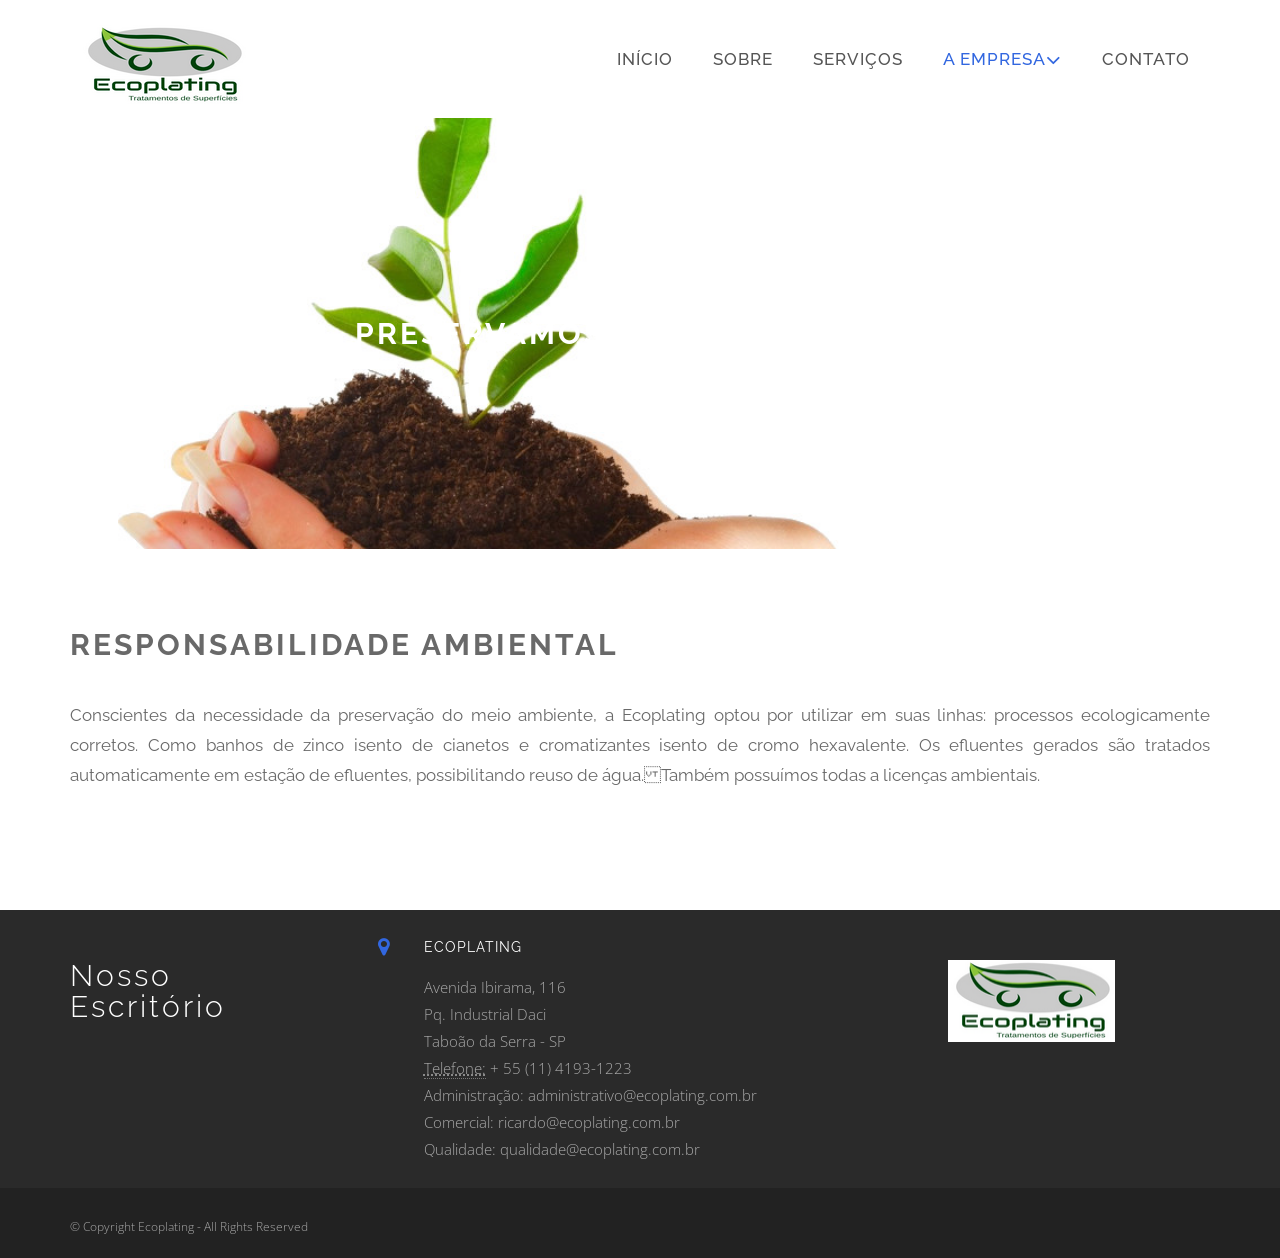
<file: mauriciotxt.github.io-main/websites/projects/ecoplating/ambiente.html>
<!DOCTYPE html>
 <html class="no-js">
    <head>
        <!-- Meta Tags -->        
        <meta charset="utf-8">
        <!--[if IE]><meta http-equiv='X-UA-Compatible' content='IE=edge,chrome=1'><![endif]-->
        <meta name="viewport" content="width=device-width, initial-scale=1">
        <title>Ambiente | Ecoplating | Tratamento de Superfícies</title>
        <meta name="description" content="Devido a necessidade cada vez maio de resistência a corrosão no segmento de tratamentos superficiais para o mercado automotivo através de tratamentos de zinco, zinco ligas ou associando camadas eletrodepositadas de zinco com posterior proteção de pintura por eletroforese catiônica (KTL), foi fundada a ECOPLATING TRATAMENTOS DE SUPERFICIES."/>
        <meta name="abstract" content="Hoje instalados em uma ampla planta com 2.000m² de área fabril em um terreno com 13.000m², oferecemos o que há de mais moderno em sistemas de proteção contra a corrosão com linhas automáticas de zincagem, zinco ligas, pintura KTL ou associações de camadas eletrodepositivas com posterior pintura KTL atendendo normas técnicas de diversas montadoras." />
        <meta name="keywords" content="Ecoplating, tratamento de superfícies de veículos, galvats, decapagem, zincagem, tratamento de superficies automotivas, pintura por eletroforese catiônica, KTL, proteção de pintura, protecao de pintura, pintura, pintura automotiva, tratamento superficiais automotivos, zinco, ligas de zinco, corrosão automotiva"/>
        <meta name="author" content="Ecoplating"/>
        <meta name="viewport" content="width=device-width, initial-scale=1.0, maximum-scale=1.0, user-scalable=no">
        <meta name="robot" content="All" />
        <meta name="robots" content="index,follow" />
        <meta name="rating" content="general" />
        <meta name="distribution" content="global" />
        <meta name="language" content="pt-br" />
        <meta name="url" content="http://www.ecoplating.com.br" />
        <meta name="rating" content="Safe For Kids" />
        <meta name="geo-position" content="-23.631898,-46.8118757" />
        <meta name="revisit-after" content="30" />
        <meta name="googlepagerank" content="10" />
        <meta name="rank" content="1" />
        <meta name="language" content="pt-br" />
        <meta http-equiv="city" content="Taboão da Serra" />
        <meta http-equiv="state" content="SP" />
        <meta http-equiv="content-language" content="Portuguese" />
        <meta http-equiv="category" content="Industria" />
        
        
        
        <link rel="apple-touch-icon" sizes="57x57" href="fab/apple-icon-57x57.png">
        <link rel="apple-touch-icon" sizes="60x60" href="fab/apple-icon-60x60.png">
        <link rel="apple-touch-icon" sizes="72x72" href="fab/apple-icon-72x72.png">
        <link rel="apple-touch-icon" sizes="76x76" href="fab/apple-icon-76x76.png">
        <link rel="apple-touch-icon" sizes="114x114" href="fab/apple-icon-114x114.png">
        <link rel="apple-touch-icon" sizes="120x120" href="fab/apple-icon-120x120.png">
        <link rel="apple-touch-icon" sizes="144x144" href="fab/apple-icon-144x144.png">
        <link rel="apple-touch-icon" sizes="152x152" href="fab/apple-icon-152x152.png">
        <link rel="apple-touch-icon" sizes="180x180" href="fab/apple-icon-180x180.png">
        <link rel="icon" type="image/png" sizes="192x192"  href="fab/android-icon-192x192.png">
        <link rel="icon" type="image/png" sizes="32x32" href="fab/favicon-32x32.png">
        <link rel="icon" type="image/png" sizes="96x96" href="fab/favicon-96x96.png">
        <link rel="icon" type="image/png" sizes="16x16" href="fab/favicon-16x16.png">
        <link rel="manifest" href="fab/manifest.json">
        <meta name="msapplication-TileColor" content="#ffffff">
        <meta name="msapplication-TileImage" content="fab/ms-icon-144x144.png">
        <meta name="theme-color" content="#ffffff">
       <!--  <link rel="shortcut icon" href="assets/img/favicon.ico" type="image/x-icon">  -->
        
        <!-- Web Fonts -->        
        <link href='http://fonts.googleapis.com/css?family=Open+Sans:400,300,600,700' rel='stylesheet' type='text/css'/>
        <link href='http://fonts.googleapis.com/css?family=Raleway:400,100,300,500,700' rel='stylesheet' type='text/css'/>

        <!-- Css Global Compulsory -->
        <link rel="stylesheet" href="css/bootstrap.min.css"/> 

        <!-- Css Implementing Plugins -->
        <link rel="stylesheet" href="css/font-awesome.min.css"/>                          
        <link rel="stylesheet" type="text/css" href="css/revolution/style.css" media="screen"/>
        <link rel="stylesheet" type="text/css" href="css/revolution/extralayers.css" media="screen"/> 
        <link rel="stylesheet" type="text/css" href="css/revolution/settings.css" media="screen"/>
        <link rel="stylesheet" href="css/owl.carousel.css"/>
        <link rel="stylesheet" href="css/owl.theme.css"/>         
        <link rel="stylesheet" href="css/cubeportfolio.min.css"/>
        <link rel="stylesheet" href="css/jquery.mmenu.css"/>

        <!-- Css Theme -->           
        <link rel="stylesheet" href="css/style.css">
    </head>

<body>
 <!--Start Preloader-->
        <div id="preloader">
            <div class="preloader-container">
                <div class="spinner">
                    <div class="bounce1"></div>
                    <div class="bounce2"></div>
                    <div class="bounce3"></div>
                </div>
            </div>
        </div>
        <!--End Preloader-->

        <!-- Navbar -->
        <nav class="navbar navbar-default header-nav" role="navigation">
            <div class="container">
                <!-- Brand and toggle get grouped for better mobile display -->
                <div class="navbar-header">
                    <button type="button" class="navbar-toggle collapsed" data-toggle="collapse" data-target="#bs-example-navbar-collapse-1">
                        <span class="sr-only">Toggle navigation</span>
                        <span class="icon-bar"></span>
                        <span class="icon-bar"></span>
                        <span class="icon-bar"></span>
                    </button>
                    <!-- Logo -->        
                    <a class="navbar-brand" href="index.html"><img src="img/logonew.png" class="img-responsive" alt="TrueLineInterior"></a>        
                </div>
                <!-- Collect the nav links, forms, and other content for toggling -->
                <div class="collapse navbar-collapse" id="bs-example-navbar-collapse-1">
                    <ul class="nav navbar-nav navbar-right">
                        <li><a href="index.html">INÍCIO</a></li>
                        <li><a href="">SOBRE</a></li>                                                                            
                       <!-- <li><a href="#projects">Projects</a></li>     -->               
                        <li><a href="servicos.html">SERVIÇOS</a>
                            <!-- <li><a href="#projects">Projects</a></li>     -->               
                        <li class="active"><a href="#" class="dropdown-toggle" data-toggle="dropdown" role="button" aria-expanded="false">A EMPRESA<i class="fa fa-angle-down fa-lg"></i></a>
                            <ul class="dropdown-menu" role="menu">
                                         <li><a href="quemsomos.html">QUEM SOMOS</a></li>
                                        <li><a href="clientes.html">NOSSOS CLIENTES</a></li>
                                        <li><a href="fornecedores.html">NOSSOS FORNECEDORES</a></li>
                                        <li><a href="qualidade.html">QUALIDADE</a></li>
                                        <li><a href="ambiente.html">MEIO AMBIENTE</a></li>
                                         <!-- <li><a href="#">Modular Kitchen and wardrobe Manufacturer</a></li>
                                      <li><a href="architect.html">Architecture in Delhi NCR</a></li> -->
                                    <!--  <li><a href="projectman.html">Project Management</a></li> -->                                   
                                    </ul>
                            </li>
                       <li><a href="contato.html">CONTATO</a></li>  
                    </ul>
                </div>
            </div>
        </nav>
        <!-- Navbar -->

<!-- Header Background Parallax Image -->
        <div id="fur">
            <div class="head-title">
                <h2>Preservamos o Meio Ambiente</h2>                
            </div>  
        </div>
        <!-- End Header Background Parallax Image -->

      <!-- Site Wrapper -->
        <div class="site-wrapper">                        

            <!-- Who We Are -->            
            <div class="container who-we-are padding-bottom">              
                <div class="row">
                    <div class="col-md-12 about-caption">
                        <div class="general-title">
                            <h2>Responsabilidade ambiental</h2>
                            <div class="space-bottom-2x"></div>   
                        </div>
                        <p>Conscientes da necessidade da preservação do meio ambiente, a Ecoplating optou por utilizar em suas linhas: processos ecologicamente corretos. Como banhos de zinco isento de cianetos e cromatizantes isento de cromo hexavalente. Os efluentes gerados são tratados automaticamente em estação de efluentes, possibilitando reuso de água.Também possuímos todas a licenças ambientais.</p>
                        <div class="space-bottom-2x"></div>                                            
        
                      
                        <!--<a href="#" class="btn gold-btn">Read More</a>-->
                    </div>              
                    <!--<div class="col-md-4 text-center">                                
                        <br>
                        <h3>Founded in 2012</h3>
                        <hr>
                        <h3>2017 Happy Customers</h3>
                        <hr>
                        <h3>98 Completed Projects</h3>
                        <hr>
                        <h3>200 Coffee cups</h3>
                    </div>              -->
                </div>                                              
            </div><!-- /container --> 



<!-- Footer -->  
<div class="footer-big">
    <div class="container">
        <div class="row">

            <!-- About Us Information -->
            <div class="col-md-3 col-sm-6">                           
                <div class="f-logo">
                    <h2>Nosso<br>Escritório</h2>                                                                    
                </div>
            </div>
            
            <!-- Recent Posts Avenida Ibirama, 116 - Pq. Industrial Daci - Taboão da Serra - SP
administrativo@ecoplating.com.br / Qualidade: qualidade@ecoplating.com.br / Comercial: ricardo@ecoplating.com.br
+55 (11) 4139-1223-->
            

            <!-- Latest Tweet -->
            

            <!-- Recent Works -->
            <div class="col-md-6 col-sm-6 f-inner">   
                <div class="col-sm-1">
                    <i class="fa fa-map-marker fa-lg"></i> 
                </div>
                <div class="col-sm-11">
                    <strong>Ecoplating</strong>
                    <div class="f-space"></div>
                    <address>                                
                        Avenida Ibirama, 116<br>Pq. Industrial Daci<br>  
                        Taboão da Serra - SP          <br>                    
                            <abbr title="Telefone">Telefone:</abbr> + 55 (11) 4193-1223  <br/>
                            Administração:<a href = "mailto: administrativo@ecoplating.com.br"> administrativo@ecoplating.com.br</a><br/>
                            Comercial:<a href = "mailto: ricardo@ecoplating.com.br"> ricardo@ecoplating.com.br</a><br/>
                            Qualidade:<a href = "mailto: qualidade@ecoplating.com.br"> qualidade@ecoplating.com.br</a>
                        </address>
                </div>      
            </div>                               

               <div class="col-md-3 col-sm-6">                           
                <div class="f-logo">
                  <img src="img/logonew.png" width="167" height="82"> 
                    </div>
            </div>


        </div>
    </div>
</div>   

<div id="footer">
    <div class="container">   
        <div class="row">                                                         
            <!-- Copyright -->                                                       
            <div class="col-sm-6 col-md-6 f-copyright">                        
                <span>© Copyright <a href="www.ecoplating.com.br">Ecoplating</a> - All Rights Reserved</span>                        
            </div>                      
        </div><!-- /row -->
    </div><!-- /container -->
</div>        
<!-- End Footer -->     

 <!-- jQuery Plugins -->                                 
        <script src="js/jquery-1.11.1.min.js"></script>                    
        <script src="js/bootstrap.min.js"></script>
        <script src="js/jquery.themepunch.tools.min.js"></script>   
        <script src="js/jquery.themepunch.revolution.min.js"></script> 
        <script src="js/jquery.cubeportfolio.min.js"></script>      
        <script src="js/owl.carousel.js"></script>
        <script src="js/moderniz.js"></script>    
        <script src="js/jquery.sticky.js"></script>   
        <script src="js/jquery.mmenu.min.js"></script>                     
       <!--  <script src="https://maps.googleapis.com/maps/api/js?v=3.exp"></script>      -->
        <script src="js/app.js"></script> 
</body>
</html>
</file>
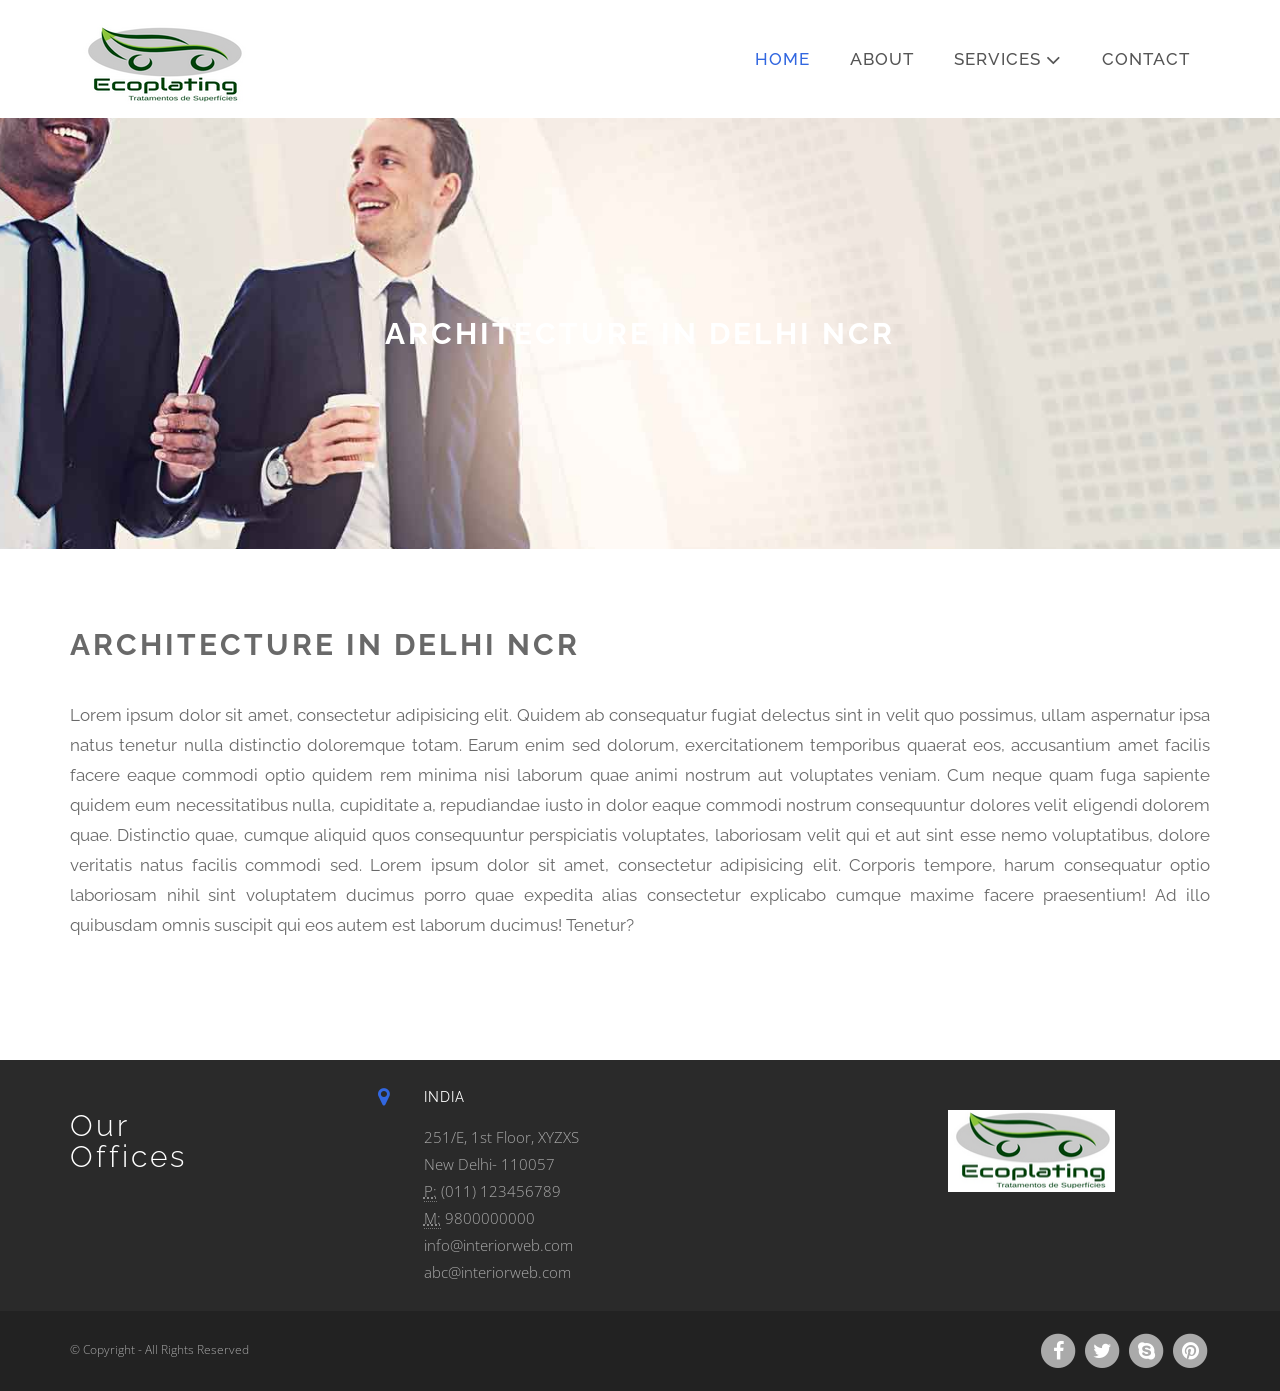
<file: mauriciotxt.github.io-main/websites/projects/ecoplating/architect.html>
<!DOCTYPE html>
 <html class="no-js">
    <head>
        <!-- Meta Tags -->        
        <meta charset="utf-8">
        <!--[if IE]><meta http-equiv='X-UA-Compatible' content='IE=edge,chrome=1'><![endif]-->
        <meta name="viewport" content="width=device-width, initial-scale=1">
        <title>True Line interior</title>
        <meta name="description" content="A Template by Denis Griu"/>
        <meta name="keywords" content=""/>
        <meta name="author" content="Denis Griu"/>
        <meta name="viewport" content="width=device-width, initial-scale=1.0, maximum-scale=1.0, user-scalable=no">
        <link rel="apple-touch-icon" sizes="57x57" href="fab/apple-icon-57x57.png">
        <link rel="apple-touch-icon" sizes="60x60" href="fab/apple-icon-60x60.png">
        <link rel="apple-touch-icon" sizes="72x72" href="fab/apple-icon-72x72.png">
        <link rel="apple-touch-icon" sizes="76x76" href="fab/apple-icon-76x76.png">
        <link rel="apple-touch-icon" sizes="114x114" href="fab/apple-icon-114x114.png">
        <link rel="apple-touch-icon" sizes="120x120" href="fab/apple-icon-120x120.png">
        <link rel="apple-touch-icon" sizes="144x144" href="fab/apple-icon-144x144.png">
        <link rel="apple-touch-icon" sizes="152x152" href="fab/apple-icon-152x152.png">
        <link rel="apple-touch-icon" sizes="180x180" href="fab/apple-icon-180x180.png">
        <link rel="icon" type="image/png" sizes="192x192"  href="fab/android-icon-192x192.png">
        <link rel="icon" type="image/png" sizes="32x32" href="fab/favicon-32x32.png">
        <link rel="icon" type="image/png" sizes="96x96" href="fab/favicon-96x96.png">
        <link rel="icon" type="image/png" sizes="16x16" href="fab/favicon-16x16.png">
        <link rel="manifest" href="fab/manifest.json">
        <meta name="msapplication-TileColor" content="#ffffff">
        <meta name="msapplication-TileImage" content="fab/ms-icon-144x144.png">
        <meta name="theme-color" content="#ffffff">
       <!--  <link rel="shortcut icon" href="assets/img/favicon.ico" type="image/x-icon">  -->

        <!-- Web Fonts -->        
        <link href='http://fonts.googleapis.com/css?family=Open+Sans:400,300,600,700' rel='stylesheet' type='text/css'/>
        <link href='http://fonts.googleapis.com/css?family=Raleway:400,100,300,500,700' rel='stylesheet' type='text/css'/>

        <!-- Css Global Compulsory -->
        <link rel="stylesheet" href="css/bootstrap.min.css"/> 

        <!-- Css Implementing Plugins -->
        <link rel="stylesheet" href="css/font-awesome.min.css"/>                          
        <link rel="stylesheet" type="text/css" href="css/revolution/style.css" media="screen"/>
        <link rel="stylesheet" type="text/css" href="css/revolution/extralayers.css" media="screen"/> 
        <link rel="stylesheet" type="text/css" href="css/revolution/settings.css" media="screen"/>
        <link rel="stylesheet" href="css/owl.carousel.css"/>
        <link rel="stylesheet" href="css/owl.theme.css"/>         
        <link rel="stylesheet" href="css/cubeportfolio.min.css"/>
        <link rel="stylesheet" href="css/jquery.mmenu.css"/>

        <!-- Css Theme -->           
        <link rel="stylesheet" href="css/style.css">
    </head>

<body>
 <!--Start Preloader-->
        <div id="preloader">
            <div class="preloader-container">
                <div class="spinner">
                    <div class="bounce1"></div>
                    <div class="bounce2"></div>
                    <div class="bounce3"></div>
                </div>
            </div>
        </div>
        <!--End Preloader-->

        <!-- Navbar -->
        <nav class="navbar navbar-default header-nav" role="navigation">
            <div class="container">
                <!-- Brand and toggle get grouped for better mobile display -->
                <div class="navbar-header">
                    <button type="button" class="navbar-toggle collapsed" data-toggle="collapse" data-target="#bs-example-navbar-collapse-1">
                        <span class="sr-only">Toggle navigation</span>
                        <span class="icon-bar"></span>
                        <span class="icon-bar"></span>
                        <span class="icon-bar"></span>
                    </button>
                    <!-- Logo -->        
                    <a class="navbar-brand" href="index.html"><img src="img/logonew.png" class="img-responsive" alt="TrueLineInterior"></a>        
                </div>
                <!-- Collect the nav links, forms, and other content for toggling -->
                <div class="collapse navbar-collapse" id="bs-example-navbar-collapse-1">
                    <ul class="nav navbar-nav navbar-right">
                        <li class="active"><a href="index.html">Home</a></li>
                        <li><a href="about.html">About</a></li>                                                                            
                       <!-- <li><a href="#projects">Projects</a></li>     -->               
                        <li><a href="#" class="dropdown-toggle" data-toggle="dropdown" role="button" aria-expanded="false">Services  <i class="fa fa-angle-down fa-lg"></i></a>
                        <ul class="dropdown-menu" role="menu">
                                    <li><a href="resident.html">Residential Interior Designer</a></li>
                                    <li><a href="luxury.html">Luxury/Commercial Interior  Designer</a></li>
                                    <li><a href="turnkeyproject.html">All Turnkey Project</a></li>
                                    <li><a href="officefurniture.html">Residential/Office Furniture Supplier</a></li>
                                     <!-- <li><a href="#">Modular Kitchen and wardrobe Manufacturer</a></li>
                                   <li><a href="architect.html">Architecture in Delhi NCR</a></li> -->
                                     <li><a href="projectman.html">Project Management</a></li>                                   
                                </ul>
                        </li>
                       <li><a href="contact.html">Contact</a></li>  
                    </ul>
                </div>
            </div>
        </nav>
        <!-- Navbar -->

<!-- Header Background Parallax Image -->
        <div id="archi">
            <div class="head-title">
                <h2>Architecture in Delhi NCR</h2>                
            </div>  
        </div>
        <!-- End Header Background Parallax Image -->

      <!-- Site Wrapper -->
        <div class="site-wrapper">                        

            <!-- Who We Are -->            
            <div class="container who-we-are padding-bottom">              
                <div class="row">
                    <div class="col-md-12 about-caption">
                        <div class="general-title">
                            <h2>Architecture in Delhi NCR</h2>
                            <div class="space-bottom-2x"></div>   
                        </div>
                            <p>
                                    Lorem ipsum dolor sit amet, consectetur adipisicing elit. Quidem ab consequatur fugiat delectus sint in velit quo possimus, ullam aspernatur ipsa natus tenetur nulla distinctio doloremque totam. Earum enim sed dolorum, exercitationem temporibus quaerat eos, accusantium amet facilis facere eaque commodi optio quidem rem minima nisi laborum quae animi nostrum aut voluptates veniam. Cum neque quam fuga sapiente quidem eum necessitatibus nulla, cupiditate a, repudiandae iusto in dolor eaque commodi nostrum consequuntur dolores velit eligendi dolorem quae. Distinctio quae, cumque aliquid quos consequuntur perspiciatis voluptates, laboriosam velit qui et aut sint esse nemo voluptatibus, dolore veritatis natus facilis commodi sed. Lorem ipsum dolor sit amet, consectetur adipisicing elit. Corporis tempore, harum consequatur optio laboriosam nihil sint voluptatem ducimus porro quae expedita alias consectetur explicabo cumque maxime facere praesentium! Ad illo quibusdam omnis suscipit qui eos autem est laborum ducimus! Tenetur?     
                            </p>  
                        <div class="space-bottom-2x"></div>                                            
        
                      
                        <!--<a href="#" class="btn gold-btn">Read More</a>-->
                    </div>              
                    <!--<div class="col-md-4 text-center">                                
                        <br>
                        <h3>Founded in 2012</h3>
                        <hr>
                        <h3>2017 Happy Customers</h3>
                        <hr>
                        <h3>98 Completed Projects</h3>
                        <hr>
                        <h3>200 Coffee cups</h3>
                    </div>              -->
                </div>                                              
            </div><!-- /container --> 



<!-- Footer -->  
        <div class="footer-big">
            <div class="container">
                <div class="row">

                    <!-- About Us Information -->
                    <div class="col-md-3 col-sm-6">                           
                        <div class="f-logo">
                            <h2>Our<br>Offices</h2>                                                                    
                        </div>
                    </div>
                    
                    <!-- Recent Posts -->
                    

                    <!-- Latest Tweet -->
                    

                    <!-- Recent Works -->
                    <div class="col-md-6 col-sm-6 f-inner">   
                        <div class="col-sm-1">
                            <i class="fa fa-map-marker fa-lg"></i> 
                        </div>
                        <div class="col-sm-11">
                            <strong>India</strong>
                            <div class="f-space"></div>
                           <address>                                
                                251/E, 1st Floor, XYZXS<br>  
                                New Delhi- 110057           <br>                    
                                <abbr title="Phone">P:</abbr> (011) 123456789 <br/>
                                <abbr title="Phone">M:</abbr> 9800000000 <br/>
                                info@interiorweb.com<br/>
                                abc@interiorweb.com
                            </address>
                        </div>      
                    </div>                             

                       <div class="col-md-3 col-sm-6">                           
                        <div class="f-logo">
                          <img src="img/logonew.png" width="167" height="82"> 
                            </div>
                    </div>


                </div>
            </div>
        </div>   

        <div id="footer">
            <div class="container">   
                <div class="row">                                                         
                    <!-- Copyright -->                                                       
                    <div class="col-sm-6 col-md-6 f-copyright">                        
                        <span>© Copyright  - All Rights Reserved</span>                        
                    </div>                      
                    <div class="col-sm-6 col-md-6">
                        <!-- Social Icons -->                              
                        <ul class="footer-social">
                            <li><a href="#"><span class="fa-stack fa-lg"><i class="fa fa-circle fa-stack-2x"></i><i class="fa fa-facebook fa-stack-1x fa-inverse"></i></span></a></li>
                            <li><a href="#"><span class="fa-stack fa-lg"><i class="fa fa-circle fa-stack-2x"></i><i class="fa fa-twitter fa-stack-1x fa-inverse"></i></span></a></li>
                            <li><a href="#"><span class="fa-stack fa-lg"><i class="fa fa-circle fa-stack-2x"></i><i class="fa fa-skype fa-stack-1x fa-inverse"></i></span></a></li>
                            <li><a href="#"><span class="fa-stack fa-lg"><i class="fa fa-circle fa-stack-2x"></i><i class="fa fa-pinterest fa-stack-1x fa-inverse"></i></span></a></li>
                        </ul>
                    </div>
                </div><!-- /row -->
            </div><!-- /container -->
        </div>        
        <!-- End Footer -->

 <!-- jQuery Plugins -->                                 
        <script src="js/jquery-1.11.1.min.js"></script>                    
        <script src="js/bootstrap.min.js"></script>
        <script src="js/jquery.themepunch.tools.min.js"></script>   
        <script src="js/jquery.themepunch.revolution.min.js"></script> 
        <script src="js/jquery.cubeportfolio.min.js"></script>      
        <script src="js/owl.carousel.js"></script>
        <script src="js/moderniz.js"></script>    
        <script src="js/jquery.sticky.js"></script>   
        <script src="js/jquery.mmenu.min.js"></script>                     
       <!--  <script src="https://maps.googleapis.com/maps/api/js?v=3.exp"></script>      -->
        <script src="js/app.js"></script> 
</body>
</html>
</file>
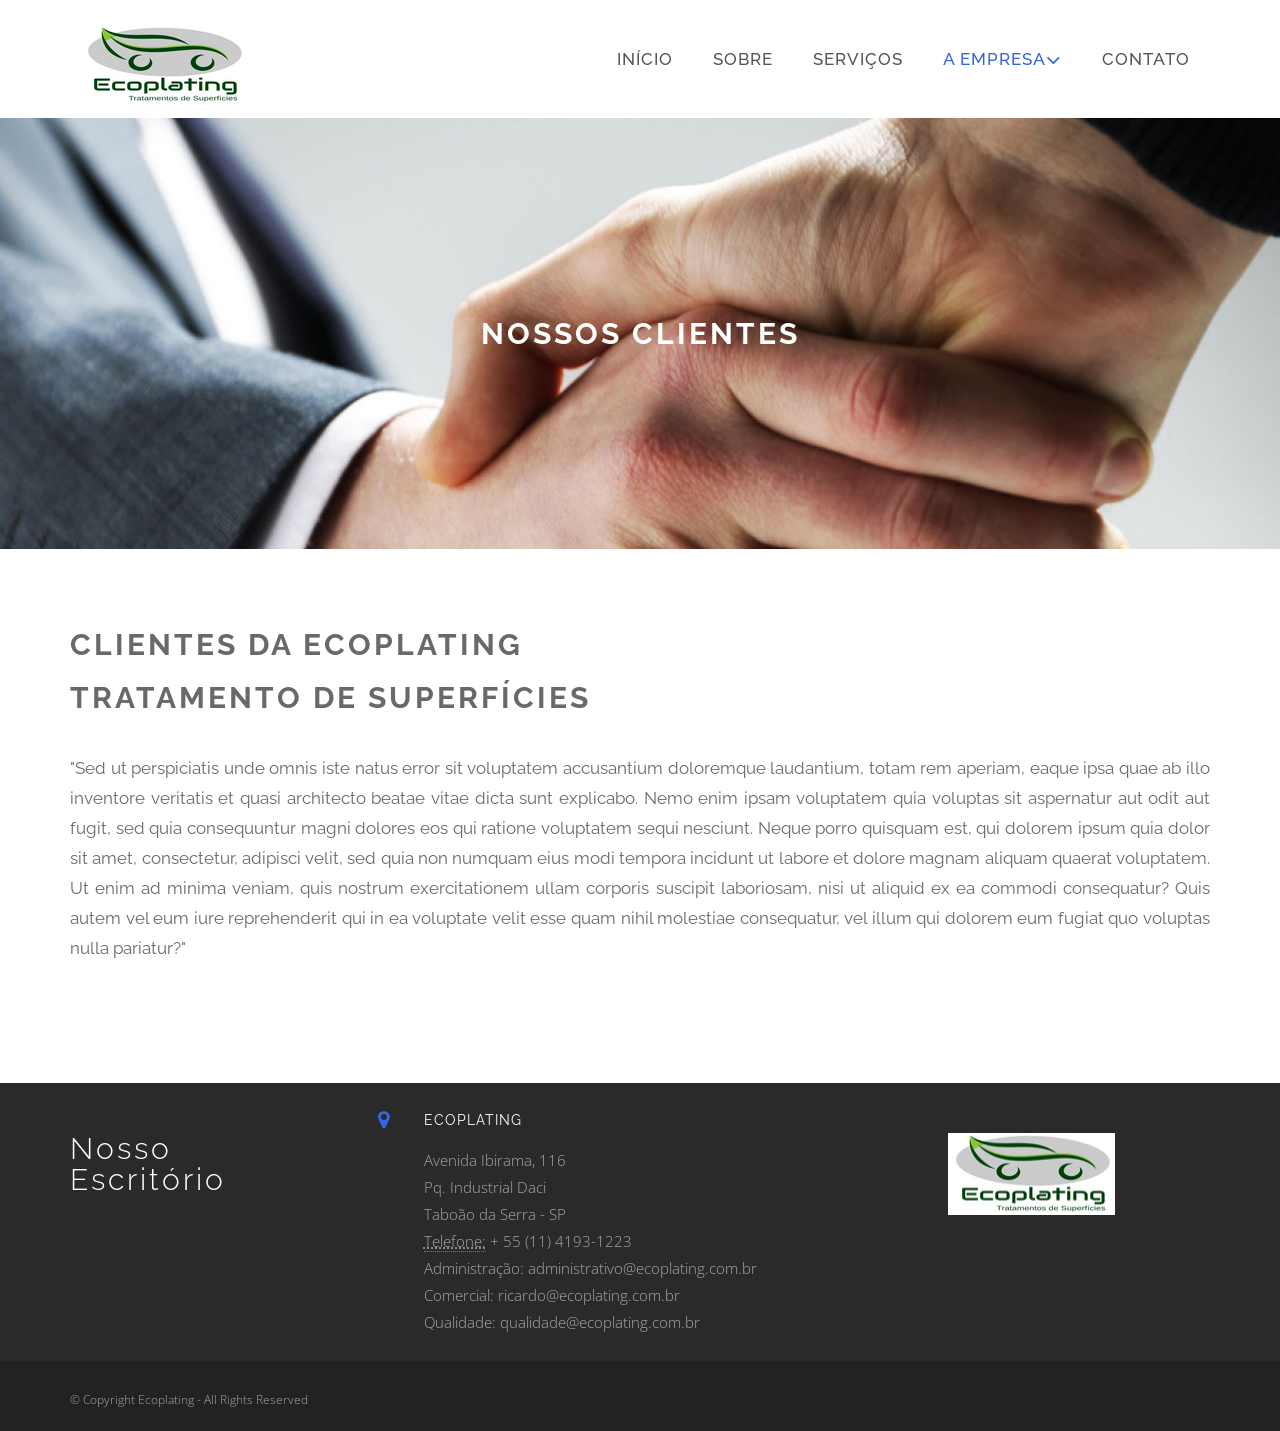
<file: mauriciotxt.github.io-main/websites/projects/ecoplating/clientes.html>
<!DOCTYPE html>
 <html class="no-js">
    <head>
        <!-- Meta Tags -->        
        <meta charset="utf-8">
        <!--[if IE]><meta http-equiv='X-UA-Compatible' content='IE=edge,chrome=1'><![endif]-->
        <meta name="viewport" content="width=device-width, initial-scale=1">
        <title>Clientes | Ecoplating | Tratamento de Superfícies</title>
        <meta name="description" content="Devido a necessidade cada vez maio de resistência a corrosão no segmento de tratamentos superficiais para o mercado automotivo através de tratamentos de zinco, zinco ligas ou associando camadas eletrodepositadas de zinco com posterior proteção de pintura por eletroforese catiônica (KTL), foi fundada a ECOPLATING TRATAMENTOS DE SUPERFICIES."/>
        <meta name="abstract" content="Hoje instalados em uma ampla planta com 2.000m² de área fabril em um terreno com 13.000m², oferecemos o que há de mais moderno em sistemas de proteção contra a corrosão com linhas automáticas de zincagem, zinco ligas, pintura KTL ou associações de camadas eletrodepositivas com posterior pintura KTL atendendo normas técnicas de diversas montadoras." />
        <meta name="keywords" content="Ecoplating, tratamento de superfícies de veículos, galvats, decapagem, zincagem, tratamento de superficies automotivas, pintura por eletroforese catiônica, KTL, proteção de pintura, protecao de pintura, pintura, pintura automotiva, tratamento superficiais automotivos, zinco, ligas de zinco, corrosão automotiva"/>
        <meta name="author" content="Ecoplating"/>
        <meta name="viewport" content="width=device-width, initial-scale=1.0, maximum-scale=1.0, user-scalable=no">
        <meta name="robot" content="All" />
        <meta name="robots" content="index,follow" />
        <meta name="rating" content="general" />
        <meta name="distribution" content="global" />
        <meta name="language" content="pt-br" />
        <meta name="url" content="http://www.ecoplating.com.br" />
        <meta name="rating" content="Safe For Kids" />
        <meta name="geo-position" content="-23.631898,-46.8118757" />
        <meta name="revisit-after" content="30" />
        <meta name="googlepagerank" content="10" />
        <meta name="rank" content="1" />
        <meta name="language" content="pt-br" />
        <meta http-equiv="city" content="Taboão da Serra" />
        <meta http-equiv="state" content="SP" />
        <meta http-equiv="content-language" content="Portuguese" />
        <meta http-equiv="category" content="Industria" />
        
        
        <link rel="apple-touch-icon" sizes="57x57" href="fab/apple-icon-57x57.png">
        <link rel="apple-touch-icon" sizes="60x60" href="fab/apple-icon-60x60.png">
        <link rel="apple-touch-icon" sizes="72x72" href="fab/apple-icon-72x72.png">
        <link rel="apple-touch-icon" sizes="76x76" href="fab/apple-icon-76x76.png">
        <link rel="apple-touch-icon" sizes="114x114" href="fab/apple-icon-114x114.png">
        <link rel="apple-touch-icon" sizes="120x120" href="fab/apple-icon-120x120.png">
        <link rel="apple-touch-icon" sizes="144x144" href="fab/apple-icon-144x144.png">
        <link rel="apple-touch-icon" sizes="152x152" href="fab/apple-icon-152x152.png">
        <link rel="apple-touch-icon" sizes="180x180" href="fab/apple-icon-180x180.png">
        <link rel="icon" type="image/png" sizes="192x192"  href="fab/android-icon-192x192.png">
        <link rel="icon" type="image/png" sizes="32x32" href="fab/favicon-32x32.png">
        <link rel="icon" type="image/png" sizes="96x96" href="fab/favicon-96x96.png">
        <link rel="icon" type="image/png" sizes="16x16" href="fab/favicon-16x16.png">
        <link rel="manifest" href="fab/manifest.json">
        <meta name="msapplication-TileColor" content="#ffffff">
        <meta name="msapplication-TileImage" content="fab/ms-icon-144x144.png">
        <meta name="theme-color" content="#ffffff">
       <!--  <link rel="shortcut icon" href="assets/img/favicon.ico" type="image/x-icon">  -->

        <!-- Web Fonts -->        
        <link href='http://fonts.googleapis.com/css?family=Open+Sans:400,300,600,700' rel='stylesheet' type='text/css'/>
        <link href='http://fonts.googleapis.com/css?family=Raleway:400,100,300,500,700' rel='stylesheet' type='text/css'/>

        <!-- Css Global Compulsory -->
        <link rel="stylesheet" href="css/bootstrap.min.css"/> 

        <!-- Css Implementing Plugins -->
        <link rel="stylesheet" href="css/font-awesome.min.css"/>                          
        <link rel="stylesheet" type="text/css" href="css/revolution/style.css" media="screen"/>
        <link rel="stylesheet" type="text/css" href="css/revolution/extralayers.css" media="screen"/> 
        <link rel="stylesheet" type="text/css" href="css/revolution/settings.css" media="screen"/>
        <link rel="stylesheet" href="css/owl.carousel.css"/>
        <link rel="stylesheet" href="css/owl.theme.css"/>         
        <link rel="stylesheet" href="css/cubeportfolio.min.css"/>
        <link rel="stylesheet" href="css/jquery.mmenu.css"/>

        <!-- Css Theme -->           
        <link rel="stylesheet" href="css/style.css">
    </head>

<body>
 <!--Start Preloader-->
        <div id="preloader">
            <div class="preloader-container">
                <div class="spinner">
                    <div class="bounce1"></div>
                    <div class="bounce2"></div>
                    <div class="bounce3"></div>
                </div>
            </div>
        </div>
        <!--End Preloader-->

        <!-- Navbar -->
        <nav class="navbar navbar-default header-nav" role="navigation">
            <div class="container">
                <!-- Brand and toggle get grouped for better mobile display -->
                <div class="navbar-header">
                    <button type="button" class="navbar-toggle collapsed" data-toggle="collapse" data-target="#bs-example-navbar-collapse-1">
                        <span class="sr-only">Toggle navigation</span>
                        <span class="icon-bar"></span>
                        <span class="icon-bar"></span>
                        <span class="icon-bar"></span>
                    </button>
                    <!-- Logo -->        
                    <a class="navbar-brand" href="index.html"><img src="img/logonew.png" class="img-responsive" alt="TrueLineInterior"></a>        
                </div>
                <!-- Collect the nav links, forms, and other content for toggling -->
                <div class="collapse navbar-collapse" id="bs-example-navbar-collapse-1">
                    <ul class="nav navbar-nav navbar-right">
                        <li><a href="index.html">INÍCIO</a></li>
                        <li><a href="">SOBRE</a></li>                                                                            
                       <!-- <li><a href="#projects">Projects</a></li>     -->               
                        <li><a href="servicos.html">SERVIÇOS</a>
                            <!-- <li><a href="#projects">Projects</a></li>     -->               
                        <li  class="active"><a href="#" class="dropdown-toggle" data-toggle="dropdown" role="button" aria-expanded="false">A EMPRESA<i class="fa fa-angle-down fa-lg"></i></a>
                            <ul class="dropdown-menu" role="menu">
                                         <li><a href="quemsomos.html">QUEM SOMOS</a></li>
                                        <li><a href="clientes.html">NOSSOS CLIENTES</a></li>
                                        <li><a href="fornecedores.html">NOSSOS FORNECEDORES</a></li>
                                        <li><a href="qualidade.html">QUALIDADE</a></li>
                                        <li><a href="ambiente.html">MEIO AMBIENTE</a></li>
                                         <!-- <li><a href="#">Modular Kitchen and wardrobe Manufacturer</a></li>
                                      <li><a href="architect.html">Architecture in Delhi NCR</a></li> -->
                                    <!--  <li><a href="projectman.html">Project Management</a></li> -->                                   
                                    </ul>
                            </li>
                       <li><a href="contato.html">CONTATO</a></li>  
                    </ul>
                </div>
            </div>
        </nav>
        <!-- Navbar -->

<!-- Header Background Parallax Image -->
        <div id="luxury">
            <div class="head-title">
                <h2>Nossos Clientes</h2>                
            </div>  
        </div>
        <!-- End Header Background Parallax Image -->

      <!-- Site Wrapper -->
        <div class="site-wrapper">                        

            <!-- Who We Are -->            
            <div class="container who-we-are padding-bottom">              
                <div class="row">
                    <div class="col-md-12 about-caption">
                        <div class="general-title">
                            <h2>Clientes da Ecoplating</h2><br>
                            <h2>Tratamento de Superfícies</h2>
                            <div class="space-bottom-2x"></div>   
                        </div>
                        <p>"Sed ut perspiciatis unde omnis iste natus error sit voluptatem accusantium doloremque laudantium, totam rem aperiam, eaque ipsa quae ab illo inventore veritatis et quasi architecto beatae vitae dicta sunt explicabo. Nemo enim ipsam voluptatem quia voluptas sit aspernatur aut odit aut fugit, sed quia consequuntur magni dolores eos qui ratione voluptatem sequi nesciunt. Neque porro quisquam est, qui dolorem ipsum quia dolor sit amet, consectetur, adipisci velit, sed quia non numquam eius modi tempora incidunt ut labore et dolore magnam aliquam quaerat voluptatem. Ut enim ad minima veniam, quis nostrum exercitationem ullam corporis suscipit laboriosam, nisi ut aliquid ex ea commodi consequatur? Quis autem vel eum iure reprehenderit qui in ea voluptate velit esse quam nihil molestiae consequatur, vel illum qui dolorem eum fugiat quo voluptas nulla pariatur?"</p>                            <div class="space-bottom-2x"></div>                                            
        
                      
                        <!--<a href="#" class="btn gold-btn">Read More</a>-->
                    </div>              
                                
                </div>                                              
            </div><!-- /container --> 



<!-- Footer -->  
<div class="footer-big">
    <div class="container">
        <div class="row">

            <!-- About Us Information -->
            <div class="col-md-3 col-sm-6">                           
                <div class="f-logo">
                    <h2>Nosso<br>Escritório</h2>                                                                    
                </div>
            </div>
            
            <!-- Recent Posts Avenida Ibirama, 116 - Pq. Industrial Daci - Taboão da Serra - SP
administrativo@ecoplating.com.br / Qualidade: qualidade@ecoplating.com.br / Comercial: ricardo@ecoplating.com.br
+55 (11) 4139-1223-->
            

            <!-- Latest Tweet -->
            

            <!-- Recent Works -->
            <div class="col-md-6 col-sm-6 f-inner">   
                <div class="col-sm-1">
                    <i class="fa fa-map-marker fa-lg"></i> 
                </div>
                <div class="col-sm-11">
                    <strong>Ecoplating</strong>
                    <div class="f-space"></div>
                    <address>                                
                        Avenida Ibirama, 116<br>Pq. Industrial Daci<br>  
                        Taboão da Serra - SP          <br>                    
                            <abbr title="Telefone">Telefone:</abbr> + 55 (11) 4193-1223  <br/>
                            Administração:<a href = "mailto: administrativo@ecoplating.com.br"> administrativo@ecoplating.com.br</a><br/>
                            Comercial:<a href = "mailto: ricardo@ecoplating.com.br"> ricardo@ecoplating.com.br</a><br/>
                            Qualidade:<a href = "mailto: qualidade@ecoplating.com.br"> qualidade@ecoplating.com.br</a>
                        </address>
                </div>      
            </div>                         

               <div class="col-md-3 col-sm-6">                           
                <div class="f-logo">
                  <img src="img/logonew.png" width="167" height="82"> 
                    </div>
            </div>


        </div>
    </div>
</div>   

<div id="footer">
    <div class="container">   
        <div class="row">                                                         
            <!-- Copyright -->                                                       
            <div class="col-sm-6 col-md-6 f-copyright">                        
                <span>© Copyright <a href="www.ecoplating.com.br">Ecoplating</a> - All Rights Reserved</span>                        
            </div>                      
        </div><!-- /row -->
    </div><!-- /container -->
</div>        
<!-- End Footer -->    

 <!-- jQuery Plugins -->                                 
        <script src="js/jquery-1.11.1.min.js"></script>                    
        <script src="js/bootstrap.min.js"></script>
        <script src="js/jquery.themepunch.tools.min.js"></script>   
        <script src="js/jquery.themepunch.revolution.min.js"></script> 
        <script src="js/jquery.cubeportfolio.min.js"></script>      
        <script src="js/owl.carousel.js"></script>
        <script src="js/moderniz.js"></script>    
        <script src="js/jquery.sticky.js"></script>   
        <script src="js/jquery.mmenu.min.js"></script>                     
       <!--  <script src="https://maps.googleapis.com/maps/api/js?v=3.exp"></script>      -->
        <script src="js/app.js"></script> 
</body>
</html>
</file>
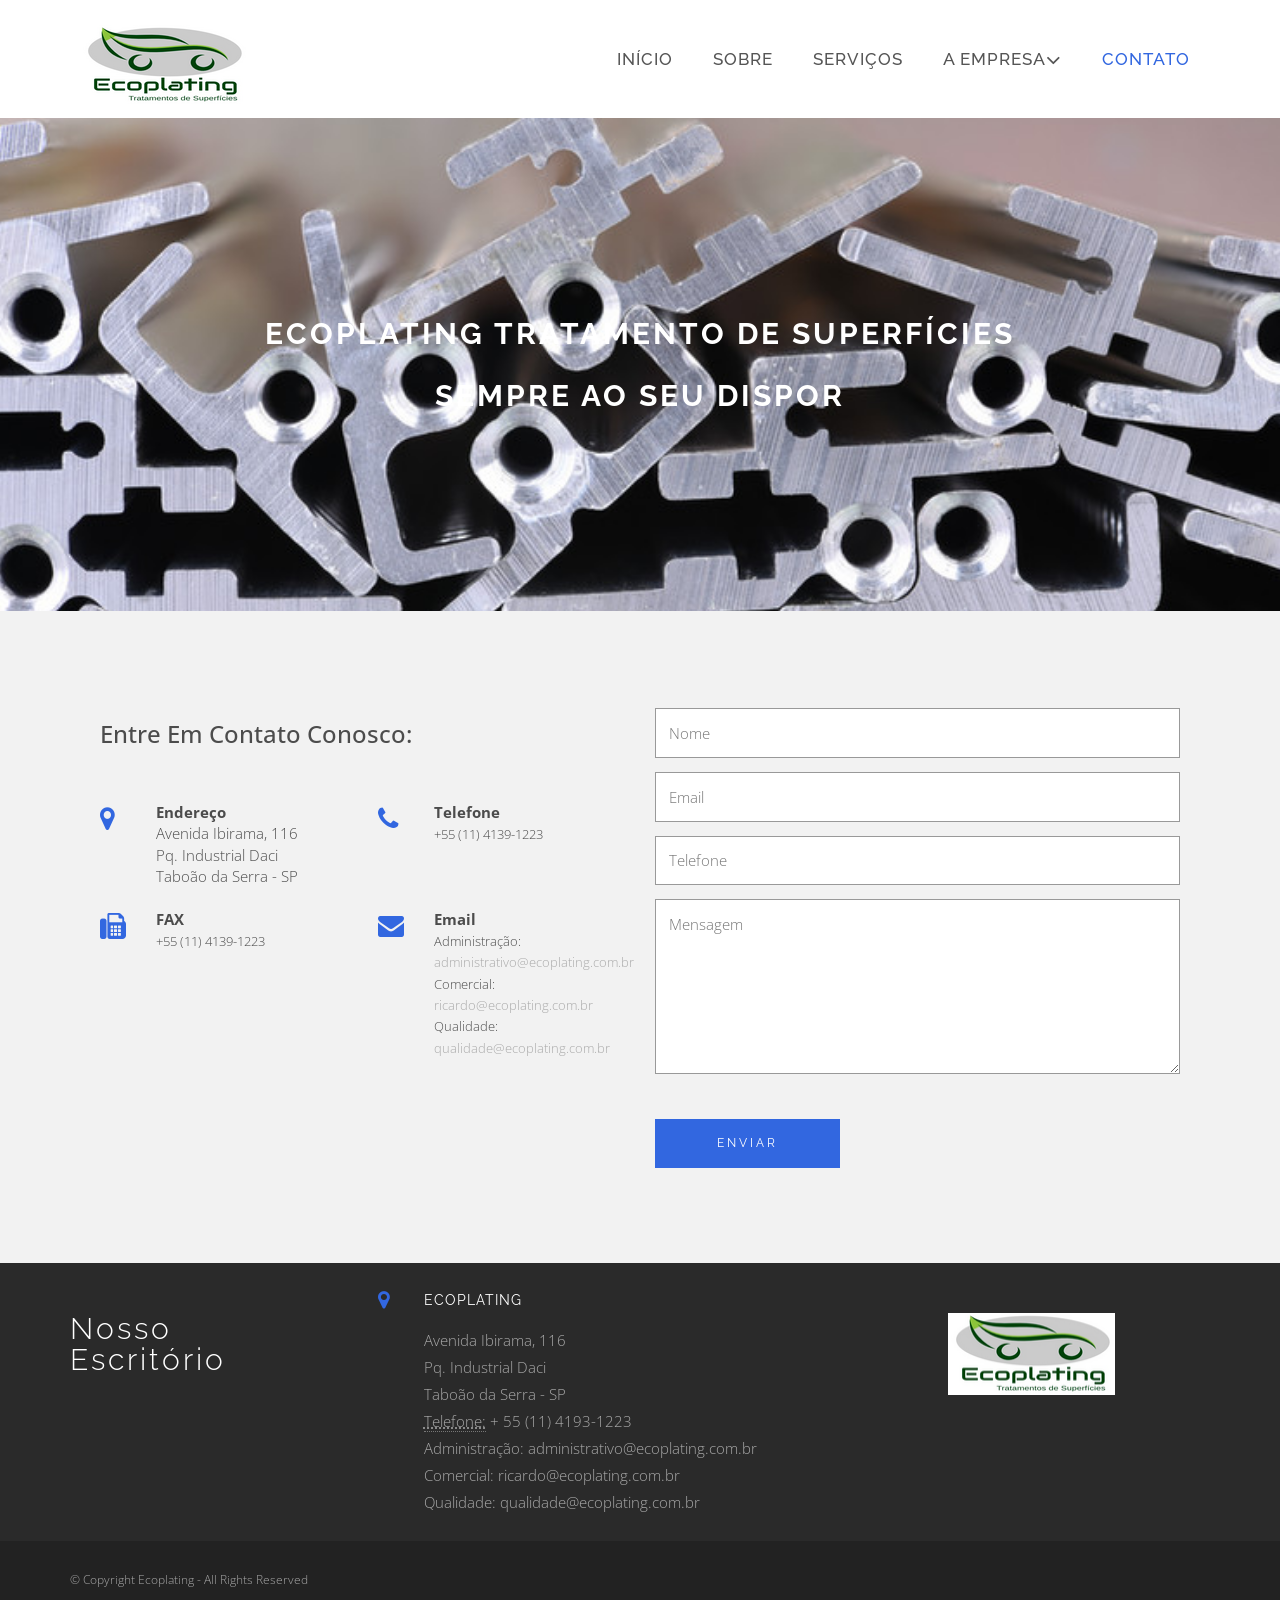
<file: mauriciotxt.github.io-main/websites/projects/ecoplating/contato.html>
<!DOCTYPE html>
<html class="no-js"> 
    <head>
        <!-- Meta Tags -->        
        <meta charset="utf-8">
        <meta name="viewport" content="width=device-width, initial-scale=1">
        <title>Contato | Ecoplating | Tratamento de Superfícies</title>
        <meta name="description" content="Devido a necessidade cada vez maio de resistência a corrosão no segmento de tratamentos superficiais para o mercado automotivo através de tratamentos de zinco, zinco ligas ou associando camadas eletrodepositadas de zinco com posterior proteção de pintura por eletroforese catiônica (KTL), foi fundada a ECOPLATING TRATAMENTOS DE SUPERFICIES."/>
        <meta name="abstract" content="Hoje instalados em uma ampla planta com 2.000m² de área fabril em um terreno com 13.000m², oferecemos o que há de mais moderno em sistemas de proteção contra a corrosão com linhas automáticas de zincagem, zinco ligas, pintura KTL ou associações de camadas eletrodepositivas com posterior pintura KTL atendendo normas técnicas de diversas montadoras." />
        <meta name="keywords" content="Ecoplating, tratamento de superfícies de veículos, galvats, decapagem, zincagem, tratamento de superficies automotivas, pintura por eletroforese catiônica, KTL, proteção de pintura, protecao de pintura, pintura, pintura automotiva, tratamento superficiais automotivos, zinco, ligas de zinco, corrosão automotiva"/>
        <meta name="author" content="Ecoplating"/>
        <meta name="viewport" content="width=device-width, initial-scale=1.0, maximum-scale=1.0, user-scalable=no">
        <meta name="robot" content="All" />
        <meta name="robots" content="index,follow" />
        <meta name="rating" content="general" />
        <meta name="distribution" content="global" />
        <meta name="language" content="pt-br" />
        <meta name="url" content="http://www.ecoplating.com.br" />
        <meta name="rating" content="Safe For Kids" />
        <meta name="geo-position" content="-23.631898,-46.8118757" />
        <meta name="revisit-after" content="30" />
        <meta name="googlepagerank" content="10" />
        <meta name="rank" content="1" />
        <meta name="language" content="pt-br" />
        <meta http-equiv="city" content="Taboão da Serra" />
        <meta http-equiv="state" content="SP" />
        <meta http-equiv="content-language" content="Portuguese" />
        <meta http-equiv="category" content="Industria" />
        
        
        <link rel="apple-touch-icon" sizes="57x57" href="fab/apple-icon-57x57.png">
        <link rel="apple-touch-icon" sizes="60x60" href="fab/apple-icon-60x60.png">
        <link rel="apple-touch-icon" sizes="72x72" href="fab/apple-icon-72x72.png">
        <link rel="apple-touch-icon" sizes="76x76" href="fab/apple-icon-76x76.png">
        <link rel="apple-touch-icon" sizes="114x114" href="fab/apple-icon-114x114.png">
        <link rel="apple-touch-icon" sizes="120x120" href="fab/apple-icon-120x120.png">
        <link rel="apple-touch-icon" sizes="144x144" href="fab/apple-icon-144x144.png">
        <link rel="apple-touch-icon" sizes="152x152" href="fab/apple-icon-152x152.png">
        <link rel="apple-touch-icon" sizes="180x180" href="fab/apple-icon-180x180.png">
        <link rel="icon" type="image/png" sizes="192x192"  href="fab/android-icon-192x192.png">
        <link rel="icon" type="image/png" sizes="32x32" href="fab/favicon-32x32.png">
        <link rel="icon" type="image/png" sizes="96x96" href="fab/favicon-96x96.png">
        <link rel="icon" type="image/png" sizes="16x16" href="fab/favicon-16x16.png">
        <link rel="manifest" href="fab/manifest.json">
        <meta name="msapplication-TileColor" content="#ffffff">
        <meta name="msapplication-TileImage" content="fab/ms-icon-144x144.png">
        <meta name="theme-color" content="#ffffff">
       <!--  <link rel="shortcut icon" href="assets/img/favicon.ico" type="image/x-icon">  -->

               
        <link href='http://fonts.googleapis.com/css?family=Open+Sans:400,300,600,700' rel='stylesheet' type='text/css'/>
        <link href='http://fonts.googleapis.com/css?family=Raleway:400,100,300,500,700' rel='stylesheet' type='text/css'/>

        <!-- Css Global Compulsory -->
        <link rel="stylesheet" href="css/bootstrap.min.css"/> 

        <!-- Css Implementing Plugins -->
        <link rel="stylesheet" href="css/font-awesome.min.css"/>                          
        <link rel="stylesheet" type="text/css" href="css/revolution/style.css" media="screen"/>
        <link rel="stylesheet" type="text/css" href="css/revolution/extralayers.css" media="screen"/> 
        <link rel="stylesheet" type="text/css" href="css/revolution/settings.css" media="screen"/>
        <link rel="stylesheet" href="css/owl.carousel.css"/>
        <link rel="stylesheet" href="css/owl.theme.css"/>         
        <link rel="stylesheet" href="css/cubeportfolio.min.css"/>
        <link rel="stylesheet" href="css/jquery.mmenu.css"/>

        <!-- Css Theme -->           
        <link rel="stylesheet" href="css/style.css">
    </head>

<body>

   <!--Start Preloader-->
        <div id="preloader">
            <div class="preloader-container">
                <div class="spinner">
                    <div class="bounce1"></div>
                    <div class="bounce2"></div>
                    <div class="bounce3"></div>
                </div>
            </div>
        </div>
        <!--End Preloader-->

        <!-- Navbar -->
        <nav class="navbar navbar-default header-nav" role="navigation">
            <div class="container">
                <!-- Brand and toggle get grouped for better mobile display -->
                <div class="navbar-header">
                    <button type="button" class="navbar-toggle collapsed" data-toggle="collapse" data-target="#bs-example-navbar-collapse-1">
                        <span class="sr-only">Toggle navigation</span>
                        <span class="icon-bar"></span>
                        <span class="icon-bar"></span>
                        <span class="icon-bar"></span>
                    </button>
                    <!-- Logo -->        
                    <a class="navbar-brand" href="index.html"><img src="img/logonew.png" class="img-responsive" alt="TrueLineInterior"></a>        
                </div>
                <!-- Collect the nav links, forms, and other content for toggling -->
                <div class="collapse navbar-collapse" id="bs-example-navbar-collapse-1">
                    <ul class="nav navbar-nav navbar-right">
                        <li><a href="index.html">INÍCIO</a></li>
                        <li><a href="">SOBRE</a></li>                                                                            
                       <!-- <li><a href="#projects">Projects</a></li>     -->               
                        <li><a href="servicos.html">SERVIÇOS</a>
                            <!-- <li><a href="#projects">Projects</a></li>     -->               
                        <li><a href="#" class="dropdown-toggle" data-toggle="dropdown" role="button" aria-expanded="false">A EMPRESA<i class="fa fa-angle-down fa-lg"></i></a>
                            <ul class="dropdown-menu" role="menu">
                                         <li><a href="quemsomos.html">QUEM SOMOS</a></li>
                                        <li><a href="clientes.html">NOSSOS CLIENTES</a></li>
                                        <li><a href="fornecedores.html">NOSSOS FORNECEDORES</a></li>
                                        <li><a href="qualidade.html">QUALIDADE</a></li>
                                        <li><a href="ambiente.html">MEIO AMBIENTE</a></li>
                                         <!-- <li><a href="#">Modular Kitchen and wardrobe Manufacturer</a></li>
                                      <li><a href="architect.html">Architecture in Delhi NCR</a></li> -->
                                    <!--  <li><a href="projectman.html">Project Management</a></li> -->                                   
                                    </ul>
                            </li>
                       <li class="active"><a href="contato.html">CONTATO</a></li>  
                    </ul>
                </div>
            </div>
        </nav>
        <!-- Navbar -->


<!-- Header Background Parallax Image -->
        <div id="contact_bg">
            <div class="head-title">
                <h2>
                    ECOPLATING
                    TRATAMENTO DE
                    SUPERFÍCIES
                </br> </br>
                    Sempre ao seu dispor
                    </h2>                
            </div>  
        </div>
        <!-- End Header Background Parallax Image -->                

        <!-- Contact Form (name, email, phone and message inputs for your email form "should change your email adress in contact.php file") -->     
        <div class="bg-color padding-top-x2">
            <div class="container padding-bottom">
                <div class="col-lg-12" id="contact">                
                    <div id="message"></div>
                    <form>
                        <fieldset>
                            <div class="col-md-6">

                                <!-- Description -->                                        
                                <h3>Entre Em Contato Conosco:</h3>   
                                <br>                                     
                               <!--  <p>Boisterous he on understood attachment as entreaties ye devonshire. In mile an form snug were been sell. Hastened admitted joy nor absolute gay its. Extremely ham any his departure for contained curiosity defective.</p> -->
                                <br>
                                <div class="row">
                                    <!-- Address -->                       
                                    <div class="col-sm-3 col-md-6">
                                        <div class="col-sm-2 contact-icon">
                                            <i class="fa fa-map-marker"></i>
                                        </div>
                                        <div class="col-sm-10">
                                            <span><b>Endereço</b></span> 
                                            <address>                                
                                                Avenida Ibirama, 116<br>  
                                                Pq. Industrial Daci<br>
                                                Taboão da Serra - SP<br>                  
                                
                            </address>            
                                        </div>                   
                                    </div>

                                    <!-- Phone -->
                                    <div class="col-sm-3 col-md-6">
                                        <div class="col-sm-2 contact-icon">
                                            <i class="fa fa-phone"></i>
                                        </div>
                                        <div class="col-sm-10">
                                            <span><b>Telefone</b></span>
                                            <address>                            
                                                <small>                                                           
                                                    +55 (11) 4139-1223
                                                </small>
                                            </address>            
                                        </div>                    
                                    </div>
                                </div>

                                <div class="row">
                                    <!-- Fax -->
                                    <div class="col-sm-3 col-md-6">
                                        <div class="col-sm-2 contact-icon">
                                            <i class="fa fa-fax"></i>
                                        </div>
                                        <div class="col-sm-10">
                                            <span><b>FAX</b></span>
                                            <address>                            
                                                <small>
                                                    +55 (11) 4139-1223                     
                                                </small>
                                            </address>
                                        </div>
                                    </div> 

                                    <!-- Email -->
                                    <div class="col-sm-3 col-md-6">
                                        <div class="col-sm-2 contact-icon">
                                            <i class="fa fa-envelope"></i>
                                        </div>
                                        <div class="col-sm-10">
                                            <span><b>Email</b></span>
                                            <address>                            
                                                <small>
                                                    Administração:<a href = "mailto: administrativo@ecoplating.com.br"> administrativo@ecoplating.com.br</a><br/>                                                   
                                                </small>
                                                <small>
                                                    Comercial:<a href = "mailto: ricardo@ecoplating.com.br"> ricardo@ecoplating.com.br</a><br/>
                                                    </small>
                                                <small>
                                                    Qualidade:<a href = "mailto: qualidade@ecoplating.com.br"> qualidade@ecoplating.com.br</a>                
                                                </small>
                                            </address>
                                        </div>
                                    </div>                                                                                        
                                </div>
                                

                            </div>

                            <div class="col-md-6"> 
                                <!-- Name -->
                                <input name="name" type="text" id="name" size="30" value="" placeholder="Nome"/>
                                <br />
                                <!-- Email -->
                                <input name="email" type="text" id="email" size="30" value="" placeholder="Email"/>
                                <br /> 
                                <!-- Phone -->
                                <input name="phone" type="text" id="phone" size="30" value="" placeholder="Telefone"/>

                                <!-- Message -->                                                                        
                                <textarea name="comments" cols="40" rows="5" id="comments" placeholder="Mensagem"></textarea>

                                <!-- Submit Button -->                                        
                                <button type="submit" class="btn btn-default btn-submit submit" id="submit" value="Submit">Enviar</button>
                                
                            </div>
                                                                                                
                        </fieldset>
                    </form>
                </div>
            </div>   
        </div>          
        <!-- End Contact Form -->


  <!-- Footer -->  
        <div class="footer-big">
            <div class="container">
                <div class="row">

                    <!-- About Us Information -->
                    <div class="col-md-3 col-sm-6">                           
                        <div class="f-logo">
                            <h2>Nosso<br>Escritório</h2>                                                                    
                        </div>
                    </div>
                    
                    <!-- Recent Posts Avenida Ibirama, 116 - Pq. Industrial Daci - Taboão da Serra - SP
administrativo@ecoplating.com.br / Qualidade: qualidade@ecoplating.com.br / Comercial: ricardo@ecoplating.com.br
+55 (11) 4139-1223-->
                    

                    <!-- Latest Tweet -->
                    

                    <!-- Recent Works -->
                    <div class="col-md-6 col-sm-6 f-inner">   
                            <div class="col-sm-1">
                                <i class="fa fa-map-marker fa-lg"></i> 
                            </div>
                            <div class="col-sm-11">
                                <strong>Ecoplating</strong>
                                <div class="f-space"></div>
                                <address>                                
                                    Avenida Ibirama, 116<br>Pq. Industrial Daci<br>  
                                    Taboão da Serra - SP          <br>                    
                                        <abbr title="Telefone">Telefone:</abbr> + 55 (11) 4193-1223  <br/>
                                        Administração:<a href = "mailto: administrativo@ecoplating.com.br"> administrativo@ecoplating.com.br</a><br/>
                                        Comercial:<a href = "mailto: ricardo@ecoplating.com.br"> ricardo@ecoplating.com.br</a><br/>
                                        Qualidade:<a href = "mailto: qualidade@ecoplating.com.br"> qualidade@ecoplating.com.br</a>
                                    </address>
                            </div>      
                        </div>                          

                       <div class="col-md-3 col-sm-6">                           
                        <div class="f-logo">
                          <img src="img/logonew.png" width="167" height="82"> 
                            </div>
                    </div>


                </div>
            </div>
        </div>   

        <div id="footer">
            <div class="container">   
                <div class="row">                                                         
                    <!-- Copyright -->                                                       
                    <div class="col-sm-6 col-md-6 f-copyright">                        
                        <span>© Copyright <a href="www.ecoplating.com.br">Ecoplating</a> - All Rights Reserved</span>                        
                    </div>                      
                </div><!-- /row -->
            </div><!-- /container -->
        </div>        
        <!-- End Footer -->    

 <!-- jQuery Plugins -->                                 
        <script src="js/jquery-1.11.1.min.js"></script>                    
        <script src="js/bootstrap.min.js"></script>
        <script src="js/jquery.themepunch.tools.min.js"></script>   
        <script src="js/jquery.themepunch.revolution.min.js"></script> 
        <script src="js/jquery.cubeportfolio.min.js"></script>      
        <script src="js/owl.carousel.js"></script>
        <script src="js/moderniz.js"></script>    
        <script src="js/jquery.sticky.js"></script>   
        <script src="js/jquery.mmenu.min.js"></script>                     
       <!--  <script src="https://maps.googleapis.com/maps/api/js?v=3.exp"></script>      -->
        <script src="js/app.js"></script> 
</body>
</html>
</file>
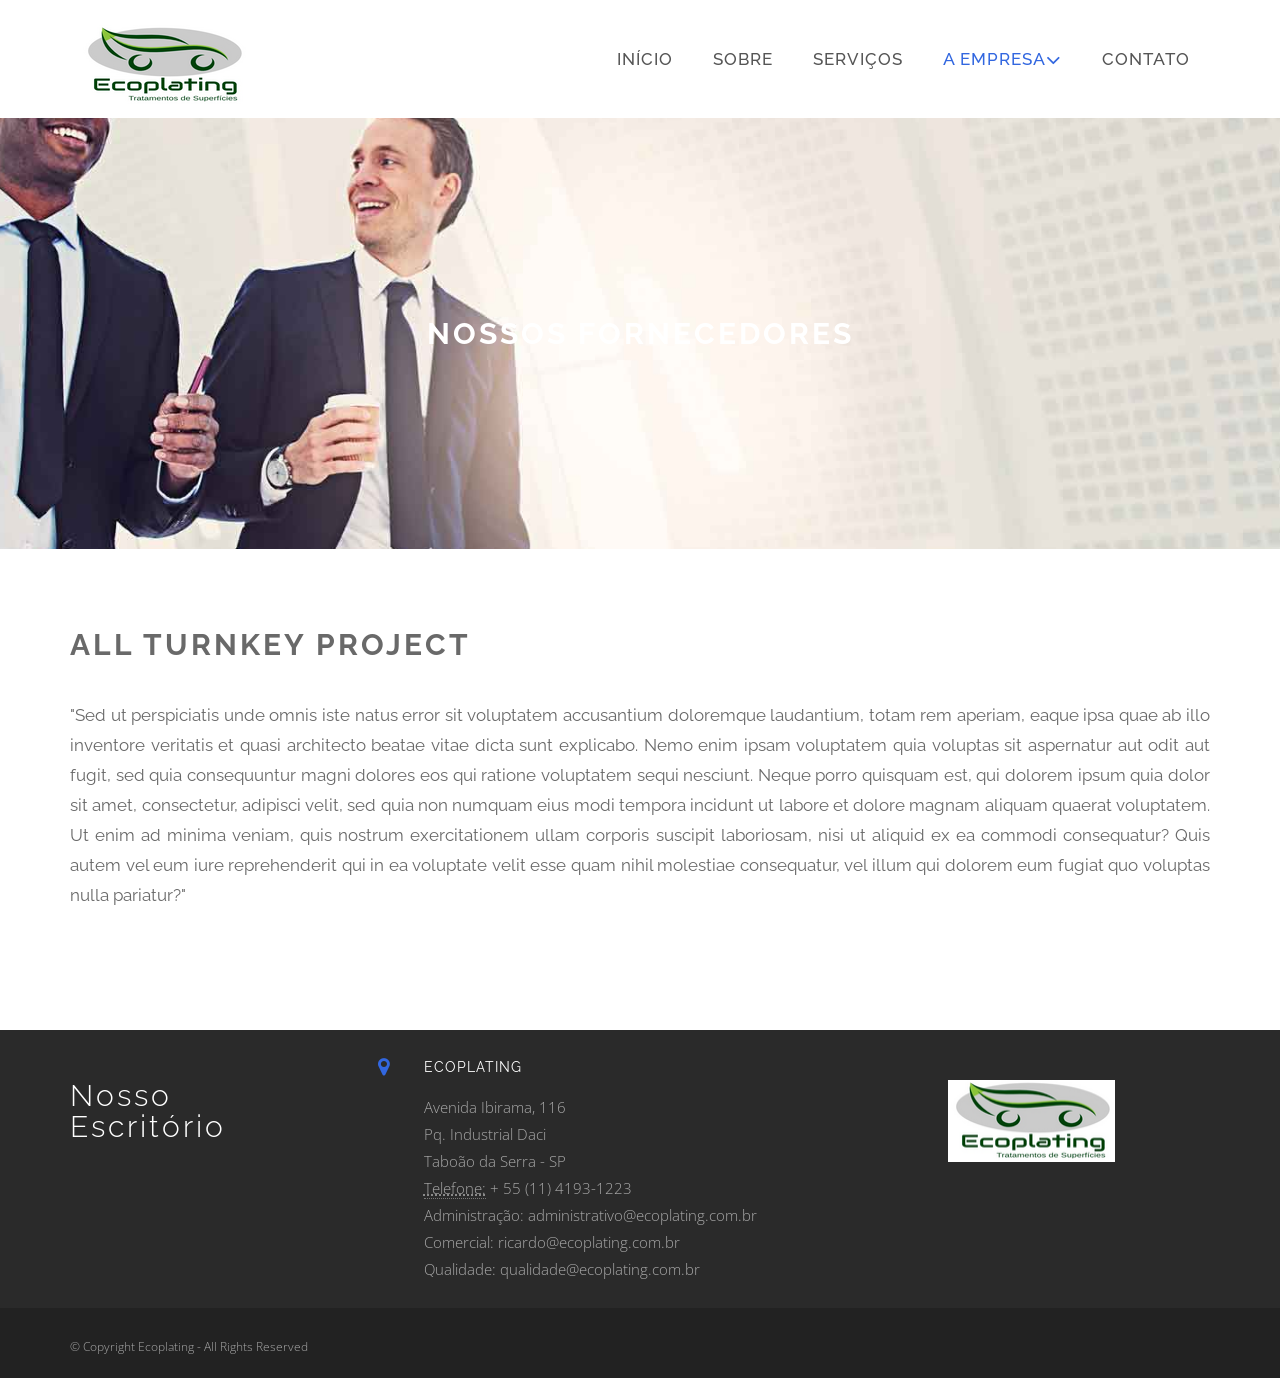
<file: mauriciotxt.github.io-main/websites/projects/ecoplating/fornecedores.html>
<!DOCTYPE html>
 <html class="no-js">
    <head>
        <!-- Meta Tags -->        
        <meta charset="utf-8">
        <!--[if IE]><meta http-equiv='X-UA-Compatible' content='IE=edge,chrome=1'><![endif]-->
        <meta name="viewport" content="width=device-width, initial-scale=1">
        <title>Fornecedores | Ecoplating | Tratamento de Superfícies</title>
        <meta name="description" content="Devido a necessidade cada vez maio de resistência a corrosão no segmento de tratamentos superficiais para o mercado automotivo através de tratamentos de zinco, zinco ligas ou associando camadas eletrodepositadas de zinco com posterior proteção de pintura por eletroforese catiônica (KTL), foi fundada a ECOPLATING TRATAMENTOS DE SUPERFICIES."/>
        <meta name="abstract" content="Hoje instalados em uma ampla planta com 2.000m² de área fabril em um terreno com 13.000m², oferecemos o que há de mais moderno em sistemas de proteção contra a corrosão com linhas automáticas de zincagem, zinco ligas, pintura KTL ou associações de camadas eletrodepositivas com posterior pintura KTL atendendo normas técnicas de diversas montadoras." />
        <meta name="keywords" content="Ecoplating, tratamento de superfícies de veículos, galvats, decapagem, zincagem, tratamento de superficies automotivas, pintura por eletroforese catiônica, KTL, proteção de pintura, protecao de pintura, pintura, pintura automotiva, tratamento superficiais automotivos, zinco, ligas de zinco, corrosão automotiva"/>
        <meta name="author" content="Ecoplating"/>
        <meta name="viewport" content="width=device-width, initial-scale=1.0, maximum-scale=1.0, user-scalable=no">
        <meta name="robot" content="All" />
        <meta name="robots" content="index,follow" />
        <meta name="rating" content="general" />
        <meta name="distribution" content="global" />
        <meta name="language" content="pt-br" />
        <meta name="url" content="http://www.ecoplating.com.br" />
        <meta name="rating" content="Safe For Kids" />
        <meta name="geo-position" content="-23.631898,-46.8118757" />
        <meta name="revisit-after" content="30" />
        <meta name="googlepagerank" content="10" />
        <meta name="rank" content="1" />
        <meta name="language" content="pt-br" />
        <meta http-equiv="city" content="Taboão da Serra" />
        <meta http-equiv="state" content="SP" />
        <meta http-equiv="content-language" content="Portuguese" />
        <meta http-equiv="category" content="Industria" />
        
        
        
        <link rel="apple-touch-icon" sizes="57x57" href="fab/apple-icon-57x57.png">
        <link rel="apple-touch-icon" sizes="60x60" href="fab/apple-icon-60x60.png">
        <link rel="apple-touch-icon" sizes="72x72" href="fab/apple-icon-72x72.png">
        <link rel="apple-touch-icon" sizes="76x76" href="fab/apple-icon-76x76.png">
        <link rel="apple-touch-icon" sizes="114x114" href="fab/apple-icon-114x114.png">
        <link rel="apple-touch-icon" sizes="120x120" href="fab/apple-icon-120x120.png">
        <link rel="apple-touch-icon" sizes="144x144" href="fab/apple-icon-144x144.png">
        <link rel="apple-touch-icon" sizes="152x152" href="fab/apple-icon-152x152.png">
        <link rel="apple-touch-icon" sizes="180x180" href="fab/apple-icon-180x180.png">
        <link rel="icon" type="image/png" sizes="192x192"  href="fab/android-icon-192x192.png">
        <link rel="icon" type="image/png" sizes="32x32" href="fab/favicon-32x32.png">
        <link rel="icon" type="image/png" sizes="96x96" href="fab/favicon-96x96.png">
        <link rel="icon" type="image/png" sizes="16x16" href="fab/favicon-16x16.png">
        <link rel="manifest" href="fab/manifest.json">
        <meta name="msapplication-TileColor" content="#ffffff">
        <meta name="msapplication-TileImage" content="fab/ms-icon-144x144.png">
        <meta name="theme-color" content="#ffffff">
       <!--  <link rel="shortcut icon" href="assets/img/favicon.ico" type="image/x-icon">  -->

        <!-- Web Fonts -->        
        <link href='http://fonts.googleapis.com/css?family=Open+Sans:400,300,600,700' rel='stylesheet' type='text/css'/>
        <link href='http://fonts.googleapis.com/css?family=Raleway:400,100,300,500,700' rel='stylesheet' type='text/css'/>

        <!-- Css Global Compulsory -->
        <link rel="stylesheet" href="css/bootstrap.min.css"/> 

        <!-- Css Implementing Plugins -->
        <link rel="stylesheet" href="css/font-awesome.min.css"/>                          
        <link rel="stylesheet" type="text/css" href="css/revolution/style.css" media="screen"/>
        <link rel="stylesheet" type="text/css" href="css/revolution/extralayers.css" media="screen"/> 
        <link rel="stylesheet" type="text/css" href="css/revolution/settings.css" media="screen"/>
        <link rel="stylesheet" href="css/owl.carousel.css"/>
        <link rel="stylesheet" href="css/owl.theme.css"/>         
        <link rel="stylesheet" href="css/cubeportfolio.min.css"/>
        <link rel="stylesheet" href="css/jquery.mmenu.css"/>

        <!-- Css Theme -->           
        <link rel="stylesheet" href="css/style.css">
    </head>

<body>
 <!--Start Preloader-->
        <div id="preloader">
            <div class="preloader-container">
                <div class="spinner">
                    <div class="bounce1"></div>
                    <div class="bounce2"></div>
                    <div class="bounce3"></div>
                </div>
            </div>
        </div>
        <!--End Preloader-->

        <!-- Navbar -->
        <nav class="navbar navbar-default header-nav" role="navigation">
            <div class="container">
                <!-- Brand and toggle get grouped for better mobile display -->
                <div class="navbar-header">
                    <button type="button" class="navbar-toggle collapsed" data-toggle="collapse" data-target="#bs-example-navbar-collapse-1">
                        <span class="sr-only">Toggle navigation</span>
                        <span class="icon-bar"></span>
                        <span class="icon-bar"></span>
                        <span class="icon-bar"></span>
                    </button>
                    <!-- Logo -->        
                    <a class="navbar-brand" href="index.html"><img src="img/logonew.png" class="img-responsive" alt="TrueLineInterior"></a>        
                </div>
                <!-- Collect the nav links, forms, and other content for toggling -->
                <div class="collapse navbar-collapse" id="bs-example-navbar-collapse-1">
                    <ul class="nav navbar-nav navbar-right">
                        <li><a href="index.html">INÍCIO</a></li>
                        <li><a href="">SOBRE</a></li>                                                                            
                       <!-- <li><a href="#projects">Projects</a></li>     -->               
                        <li><a href="servicos.html">SERVIÇOS</a>
                            <!-- <li><a href="#projects">Projects</a></li>     -->               
                        <li  class="active"><a href="#" class="dropdown-toggle" data-toggle="dropdown" role="button" aria-expanded="false">A EMPRESA<i class="fa fa-angle-down fa-lg"></i></a>
                            <ul class="dropdown-menu" role="menu">
                                         <li><a href="quemsomos.html">QUEM SOMOS</a></li>
                                        <li><a href="clientes.html">NOSSOS CLIENTES</a></li>
                                        <li><a href="fornecedores.html">NOSSOS FORNECEDORES</a></li>
                                        <li><a href="qualidade.html">QUALIDADE</a></li>
                                        <li><a href="ambiente.html">MEIO AMBIENTE</a></li>
                                         <!-- <li><a href="#">Modular Kitchen and wardrobe Manufacturer</a></li>
                                      <li><a href="architect.html">Architecture in Delhi NCR</a></li> -->
                                    <!--  <li><a href="projectman.html">Project Management</a></li> -->                                   
                                    </ul>
                            </li>
                       <li><a href="contato.html">CONTATO</a></li>  
                    </ul>
                </div>
            </div>
        </nav>
        <!-- Navbar -->

<!-- Header Background Parallax Image -->
        <div id="archi">
            <div class="head-title">
                <h2>Nossos Fornecedores</h2>                
            </div>  
        </div>
        <!-- End Header Background Parallax Image -->

      <!-- Site Wrapper -->
        <div class="site-wrapper">                        

            <!-- Who We Are -->            
            <div class="container who-we-are padding-bottom">              
                <div class="row">
                    <div class="col-md-12 about-caption">
                        <div class="general-title">
                            <h2>All Turnkey Project</h2>
                            <div class="space-bottom-2x"></div>   
                        </div>
                        <p>"Sed ut perspiciatis unde omnis iste natus error sit voluptatem accusantium doloremque laudantium, totam rem aperiam, eaque ipsa quae ab illo inventore veritatis et quasi architecto beatae vitae dicta sunt explicabo. Nemo enim ipsam voluptatem quia voluptas sit aspernatur aut odit aut fugit, sed quia consequuntur magni dolores eos qui ratione voluptatem sequi nesciunt. Neque porro quisquam est, qui dolorem ipsum quia dolor sit amet, consectetur, adipisci velit, sed quia non numquam eius modi tempora incidunt ut labore et dolore magnam aliquam quaerat voluptatem. Ut enim ad minima veniam, quis nostrum exercitationem ullam corporis suscipit laboriosam, nisi ut aliquid ex ea commodi consequatur? Quis autem vel eum iure reprehenderit qui in ea voluptate velit esse quam nihil molestiae consequatur, vel illum qui dolorem eum fugiat quo voluptas nulla pariatur?"</p>    <div class="space-bottom-2x"></div>                                            
        
                      
                        <!--<a href="#" class="btn gold-btn">Read More</a>-->
                    </div>              
                    <!--<div class="col-md-4 text-center">                                
                        <br>
                        <h3>Founded in 2012</h3>
                        <hr>
                        <h3>2017 Happy Customers</h3>
                        <hr>
                        <h3>98 Completed Projects</h3>
                        <hr>
                        <h3>200 Coffee cups</h3>
                    </div>              -->
                </div>                                              
            </div><!-- /container --> 



<!-- Footer -->  
<div class="footer-big">
    <div class="container">
        <div class="row">

            <!-- About Us Information -->
            <div class="col-md-3 col-sm-6">                           
                <div class="f-logo">
                    <h2>Nosso<br>Escritório</h2>                                                                    
                </div>
            </div>
            
            <!-- Recent Posts Avenida Ibirama, 116 - Pq. Industrial Daci - Taboão da Serra - SP
administrativo@ecoplating.com.br / Qualidade: qualidade@ecoplating.com.br / Comercial: ricardo@ecoplating.com.br
+55 (11) 4139-1223-->
            

            <!-- Latest Tweet -->
            

            <!-- Recent Works -->
            <div class="col-md-6 col-sm-6 f-inner">   
                <div class="col-sm-1">
                    <i class="fa fa-map-marker fa-lg"></i> 
                </div>
                <div class="col-sm-11">
                    <strong>Ecoplating</strong>
                    <div class="f-space"></div>
                    <address>                                
                        Avenida Ibirama, 116<br>Pq. Industrial Daci<br>  
                        Taboão da Serra - SP          <br>                    
                            <abbr title="Telefone">Telefone:</abbr> + 55 (11) 4193-1223  <br/>
                            Administração:<a href = "mailto: administrativo@ecoplating.com.br"> administrativo@ecoplating.com.br</a><br/>
                            Comercial:<a href = "mailto: ricardo@ecoplating.com.br"> ricardo@ecoplating.com.br</a><br/>
                            Qualidade:<a href = "mailto: qualidade@ecoplating.com.br"> qualidade@ecoplating.com.br</a>
                        </address>
                </div>      
            </div>                               

               <div class="col-md-3 col-sm-6">                           
                <div class="f-logo">
                  <img src="img/logonew.png" width="167" height="82"> 
                    </div>
            </div>


        </div>
    </div>
</div>   

<div id="footer">
    <div class="container">   
        <div class="row">                                                         
            <!-- Copyright -->                                                       
            <div class="col-sm-6 col-md-6 f-copyright">                        
                <span>© Copyright <a href="www.ecoplating.com.br">Ecoplating</a> - All Rights Reserved</span>                        
            </div>                      
        </div><!-- /row -->
    </div><!-- /container -->
</div>        
<!-- End Footer -->    

 <!-- jQuery Plugins -->                                 
        <script src="js/jquery-1.11.1.min.js"></script>                    
        <script src="js/bootstrap.min.js"></script>
        <script src="js/jquery.themepunch.tools.min.js"></script>   
        <script src="js/jquery.themepunch.revolution.min.js"></script> 
        <script src="js/jquery.cubeportfolio.min.js"></script>      
        <script src="js/owl.carousel.js"></script>
        <script src="js/moderniz.js"></script>    
        <script src="js/jquery.sticky.js"></script>   
        <script src="js/jquery.mmenu.min.js"></script>                     
       <!--  <script src="https://maps.googleapis.com/maps/api/js?v=3.exp"></script>      -->
        <script src="js/app.js"></script> 
</body>
</html>
</file>
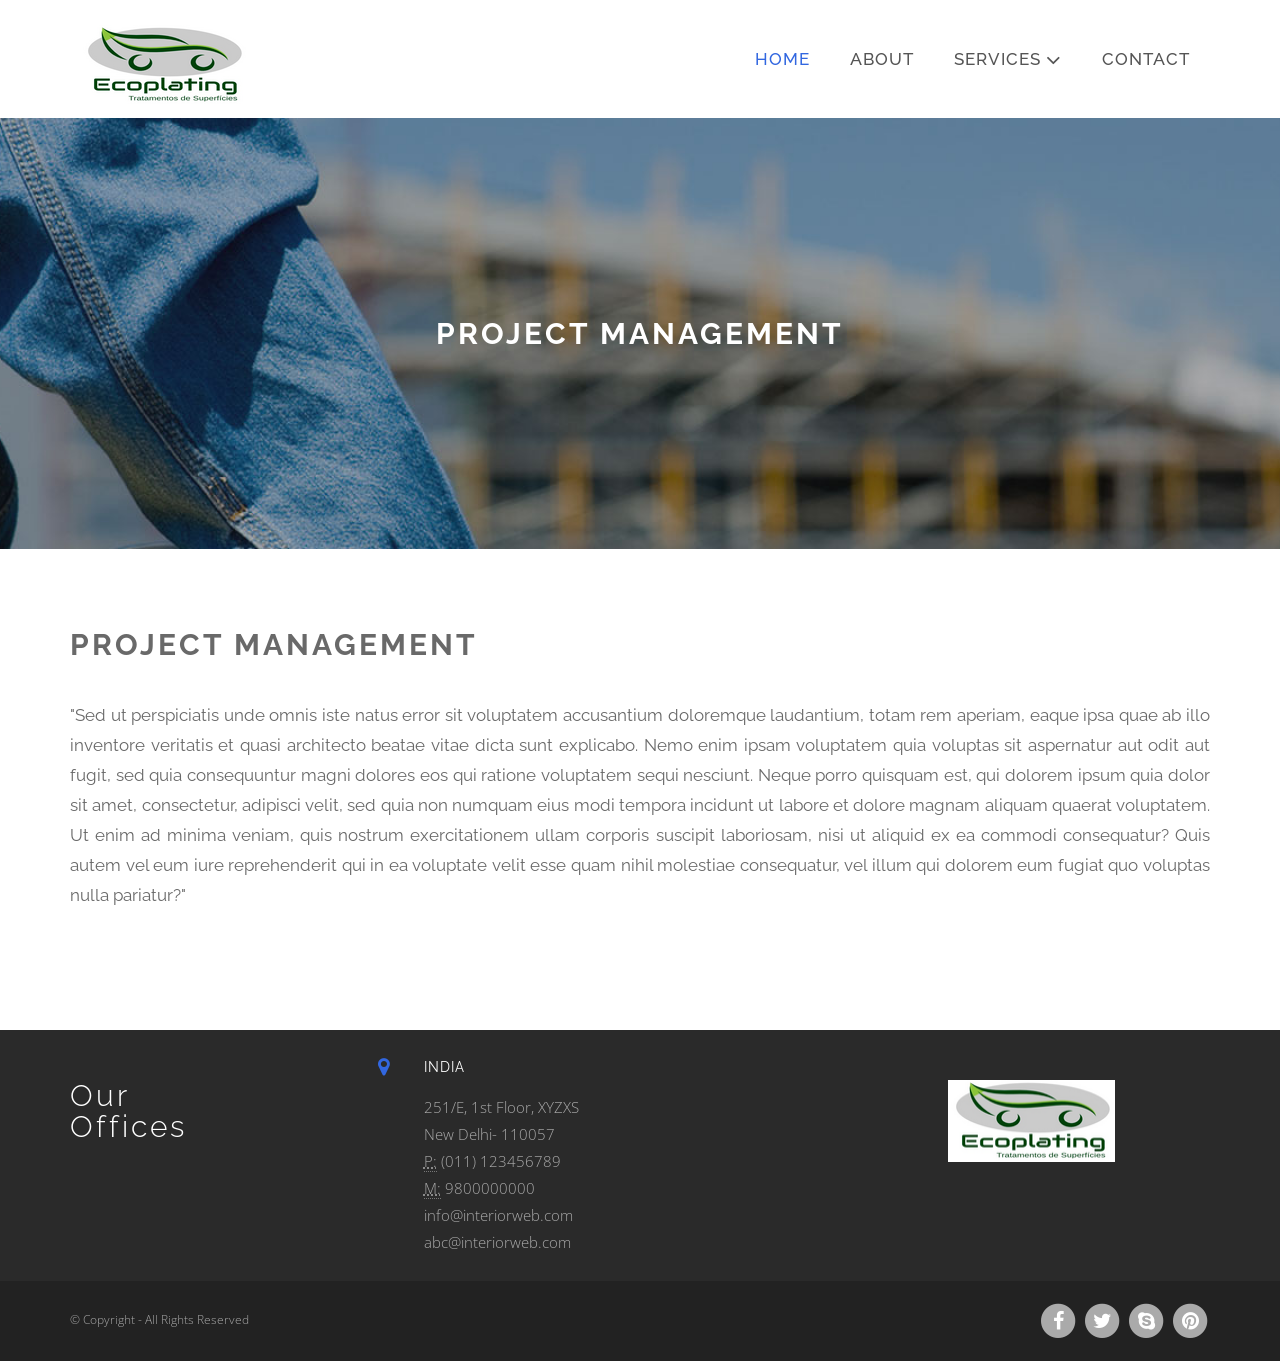
<file: mauriciotxt.github.io-main/websites/projects/ecoplating/projectman.html>
<!DOCTYPE html>
 <html class="no-js">
    <head>
        <!-- Meta Tags -->        
        <meta charset="utf-8">
        <!--[if IE]><meta http-equiv='X-UA-Compatible' content='IE=edge,chrome=1'><![endif]-->
        <meta name="viewport" content="width=device-width, initial-scale=1">
        <title>True Line interior</title>
        <meta name="description" content="A Template by Denis Griu"/>
        <meta name="keywords" content=""/>
        <meta name="author" content="Denis Griu"/>
        <meta name="viewport" content="width=device-width, initial-scale=1.0, maximum-scale=1.0, user-scalable=no">
        <link rel="apple-touch-icon" sizes="57x57" href="fab/apple-icon-57x57.png">
        <link rel="apple-touch-icon" sizes="60x60" href="fab/apple-icon-60x60.png">
        <link rel="apple-touch-icon" sizes="72x72" href="fab/apple-icon-72x72.png">
        <link rel="apple-touch-icon" sizes="76x76" href="fab/apple-icon-76x76.png">
        <link rel="apple-touch-icon" sizes="114x114" href="fab/apple-icon-114x114.png">
        <link rel="apple-touch-icon" sizes="120x120" href="fab/apple-icon-120x120.png">
        <link rel="apple-touch-icon" sizes="144x144" href="fab/apple-icon-144x144.png">
        <link rel="apple-touch-icon" sizes="152x152" href="fab/apple-icon-152x152.png">
        <link rel="apple-touch-icon" sizes="180x180" href="fab/apple-icon-180x180.png">
        <link rel="icon" type="image/png" sizes="192x192"  href="fab/android-icon-192x192.png">
        <link rel="icon" type="image/png" sizes="32x32" href="fab/favicon-32x32.png">
        <link rel="icon" type="image/png" sizes="96x96" href="fab/favicon-96x96.png">
        <link rel="icon" type="image/png" sizes="16x16" href="fab/favicon-16x16.png">
        <link rel="manifest" href="fab/manifest.json">
        <meta name="msapplication-TileColor" content="#ffffff">
        <meta name="msapplication-TileImage" content="fab/ms-icon-144x144.png">
        <meta name="theme-color" content="#ffffff">
       <!--  <link rel="shortcut icon" href="assets/img/favicon.ico" type="image/x-icon">  -->

        <!-- Web Fonts -->        
        <link href='http://fonts.googleapis.com/css?family=Open+Sans:400,300,600,700' rel='stylesheet' type='text/css'/>
        <link href='http://fonts.googleapis.com/css?family=Raleway:400,100,300,500,700' rel='stylesheet' type='text/css'/>

        <!-- Css Global Compulsory -->
        <link rel="stylesheet" href="css/bootstrap.min.css"/> 

        <!-- Css Implementing Plugins -->
        <link rel="stylesheet" href="css/font-awesome.min.css"/>                          
        <link rel="stylesheet" type="text/css" href="css/revolution/style.css" media="screen"/>
        <link rel="stylesheet" type="text/css" href="css/revolution/extralayers.css" media="screen"/> 
        <link rel="stylesheet" type="text/css" href="css/revolution/settings.css" media="screen"/>
        <link rel="stylesheet" href="css/owl.carousel.css"/>
        <link rel="stylesheet" href="css/owl.theme.css"/>         
        <link rel="stylesheet" href="css/cubeportfolio.min.css"/>
        <link rel="stylesheet" href="css/jquery.mmenu.css"/>

        <!-- Css Theme -->           
        <link rel="stylesheet" href="css/style.css">
    </head>

<body>
 <!--Start Preloader-->
        <div id="preloader">
            <div class="preloader-container">
                <div class="spinner">
                    <div class="bounce1"></div>
                    <div class="bounce2"></div>
                    <div class="bounce3"></div>
                </div>
            </div>
        </div>
        <!--End Preloader-->

        <!-- Navbar -->
        <nav class="navbar navbar-default header-nav" role="navigation">
            <div class="container">
                <!-- Brand and toggle get grouped for better mobile display -->
                <div class="navbar-header">
                    <button type="button" class="navbar-toggle collapsed" data-toggle="collapse" data-target="#bs-example-navbar-collapse-1">
                        <span class="sr-only">Toggle navigation</span>
                        <span class="icon-bar"></span>
                        <span class="icon-bar"></span>
                        <span class="icon-bar"></span>
                    </button>
                    <!-- Logo -->        
                    <a class="navbar-brand" href="index.html"><img src="img/logonew.png" class="img-responsive" alt="TrueLineInterior"></a>        
                </div>
                <!-- Collect the nav links, forms, and other content for toggling -->
                <div class="collapse navbar-collapse" id="bs-example-navbar-collapse-1">
                    <ul class="nav navbar-nav navbar-right">
                        <li class="active"><a href="index.html">Home</a></li>
                        <li><a href="about.html">About</a></li>                                                                            
                       <!-- <li><a href="#projects">Projects</a></li>     -->               
                        <li><a href="#" class="dropdown-toggle" data-toggle="dropdown" role="button" aria-expanded="false">Services  <i class="fa fa-angle-down fa-lg"></i></a>
                        <ul class="dropdown-menu" role="menu">
                                    <li><a href="resident.html">Residential Interior Designer</a></li>
                                    <li><a href="luxury.html">Luxury/Commercial Interior  Designer</a></li>
                                    <li><a href="turnkeyproject.html">All Turnkey Project</a></li>
                                    <li><a href="officefurniture.html">Residential/Office Furniture Supplier</a></li>
                                    <!-- <li><a href="#">Modular Kitchen and wardrobe Manufacturer</a></li>
                                   <li><a href="architect.html">Architecture in Delhi NCR</a></li> -->
                                     <li><a href="projectman.html">Project Management</a></li>                                  
                                </ul>
                        </li>
                       <li><a href="contact.html">Contact</a></li>  
                    </ul>
                </div>
            </div>
        </nav>
        <!-- Navbar -->

<!-- Header Background Parallax Image -->
        <div id="cons">
            <div class="head-title">
                <h2>Project Management</h2>                
            </div>  
        </div>
        <!-- End Header Background Parallax Image -->

      <!-- Site Wrapper -->
        <div class="site-wrapper">                        

            <!-- Who We Are -->            
            <div class="container who-we-are padding-bottom">              
                <div class="row">
                    <div class="col-md-12 about-caption">
                        <div class="general-title">
                            <h2>Project Management</h2>
                            <div class="space-bottom-2x"></div>   
                        </div>
                        <p>"Sed ut perspiciatis unde omnis iste natus error sit voluptatem accusantium doloremque laudantium, totam rem aperiam, eaque ipsa quae ab illo inventore veritatis et quasi architecto beatae vitae dicta sunt explicabo. Nemo enim ipsam voluptatem quia voluptas sit aspernatur aut odit aut fugit, sed quia consequuntur magni dolores eos qui ratione voluptatem sequi nesciunt. Neque porro quisquam est, qui dolorem ipsum quia dolor sit amet, consectetur, adipisci velit, sed quia non numquam eius modi tempora incidunt ut labore et dolore magnam aliquam quaerat voluptatem. Ut enim ad minima veniam, quis nostrum exercitationem ullam corporis suscipit laboriosam, nisi ut aliquid ex ea commodi consequatur? Quis autem vel eum iure reprehenderit qui in ea voluptate velit esse quam nihil molestiae consequatur, vel illum qui dolorem eum fugiat quo voluptas nulla pariatur?"</p>                            <div class="space-bottom-2x"></div>                                            
        
                      
                        <!--<a href="#" class="btn gold-btn">Read More</a>-->
                    </div>              
                                
                </div>                                              
            </div><!-- /container --> 



<!-- Footer -->  
        <div class="footer-big">
            <div class="container">
                <div class="row">

                    <!-- About Us Information -->
                    <div class="col-md-3 col-sm-6">                           
                        <div class="f-logo">
                            <h2>Our<br>Offices</h2>                                                                    
                        </div>
                    </div>
                    
                    <!-- Recent Posts -->
                    

                    <!-- Latest Tweet -->
                    

                    <!-- Recent Works -->
                    <div class="col-md-6 col-sm-6 f-inner">   
                            <div class="col-sm-1">
                                <i class="fa fa-map-marker fa-lg"></i> 
                            </div>
                            <div class="col-sm-11">
                                <strong>India</strong>
                                <div class="f-space"></div>
                               <address>                                
                                    251/E, 1st Floor, XYZXS<br>  
                                    New Delhi- 110057           <br>                    
                                    <abbr title="Phone">P:</abbr> (011) 123456789 <br/>
                                    <abbr title="Phone">M:</abbr> 9800000000 <br/>
                                    info@interiorweb.com<br/>
                                    abc@interiorweb.com
                                </address>
                            </div>      
                        </div>                           

                       <div class="col-md-3 col-sm-6">                           
                        <div class="f-logo">
                          <img src="img/logonew.png" width="167" height="82"> 
                            </div>
                    </div>


                </div>
            </div>
        </div>   

        <div id="footer">
            <div class="container">   
                <div class="row">                                                         
                    <!-- Copyright -->                                                       
                    <div class="col-sm-6 col-md-6 f-copyright">                        
                        <span>© Copyright  - All Rights Reserved</span>                        
                    </div>                      
                    <div class="col-sm-6 col-md-6">
                        <!-- Social Icons -->                              
                        <ul class="footer-social">
                            <li><a href="#"><span class="fa-stack fa-lg"><i class="fa fa-circle fa-stack-2x"></i><i class="fa fa-facebook fa-stack-1x fa-inverse"></i></span></a></li>
                            <li><a href="#"><span class="fa-stack fa-lg"><i class="fa fa-circle fa-stack-2x"></i><i class="fa fa-twitter fa-stack-1x fa-inverse"></i></span></a></li>
                            <li><a href="#"><span class="fa-stack fa-lg"><i class="fa fa-circle fa-stack-2x"></i><i class="fa fa-skype fa-stack-1x fa-inverse"></i></span></a></li>
                            <li><a href="#"><span class="fa-stack fa-lg"><i class="fa fa-circle fa-stack-2x"></i><i class="fa fa-pinterest fa-stack-1x fa-inverse"></i></span></a></li>
                        </ul>
                    </div>
                </div><!-- /row -->
            </div><!-- /container -->
        </div>        
        <!-- End Footer -->

 <!-- jQuery Plugins -->                                 
        <script src="js/jquery-1.11.1.min.js"></script>                    
        <script src="js/bootstrap.min.js"></script>
        <script src="js/jquery.themepunch.tools.min.js"></script>   
        <script src="js/jquery.themepunch.revolution.min.js"></script> 
        <script src="js/jquery.cubeportfolio.min.js"></script>      
        <script src="js/owl.carousel.js"></script>
        <script src="js/moderniz.js"></script>    
        <script src="js/jquery.sticky.js"></script>   
        <script src="js/jquery.mmenu.min.js"></script>                     
       <!--  <script src="https://maps.googleapis.com/maps/api/js?v=3.exp"></script>      -->
        <script src="js/app.js"></script> 
</body>
</html>
</file>
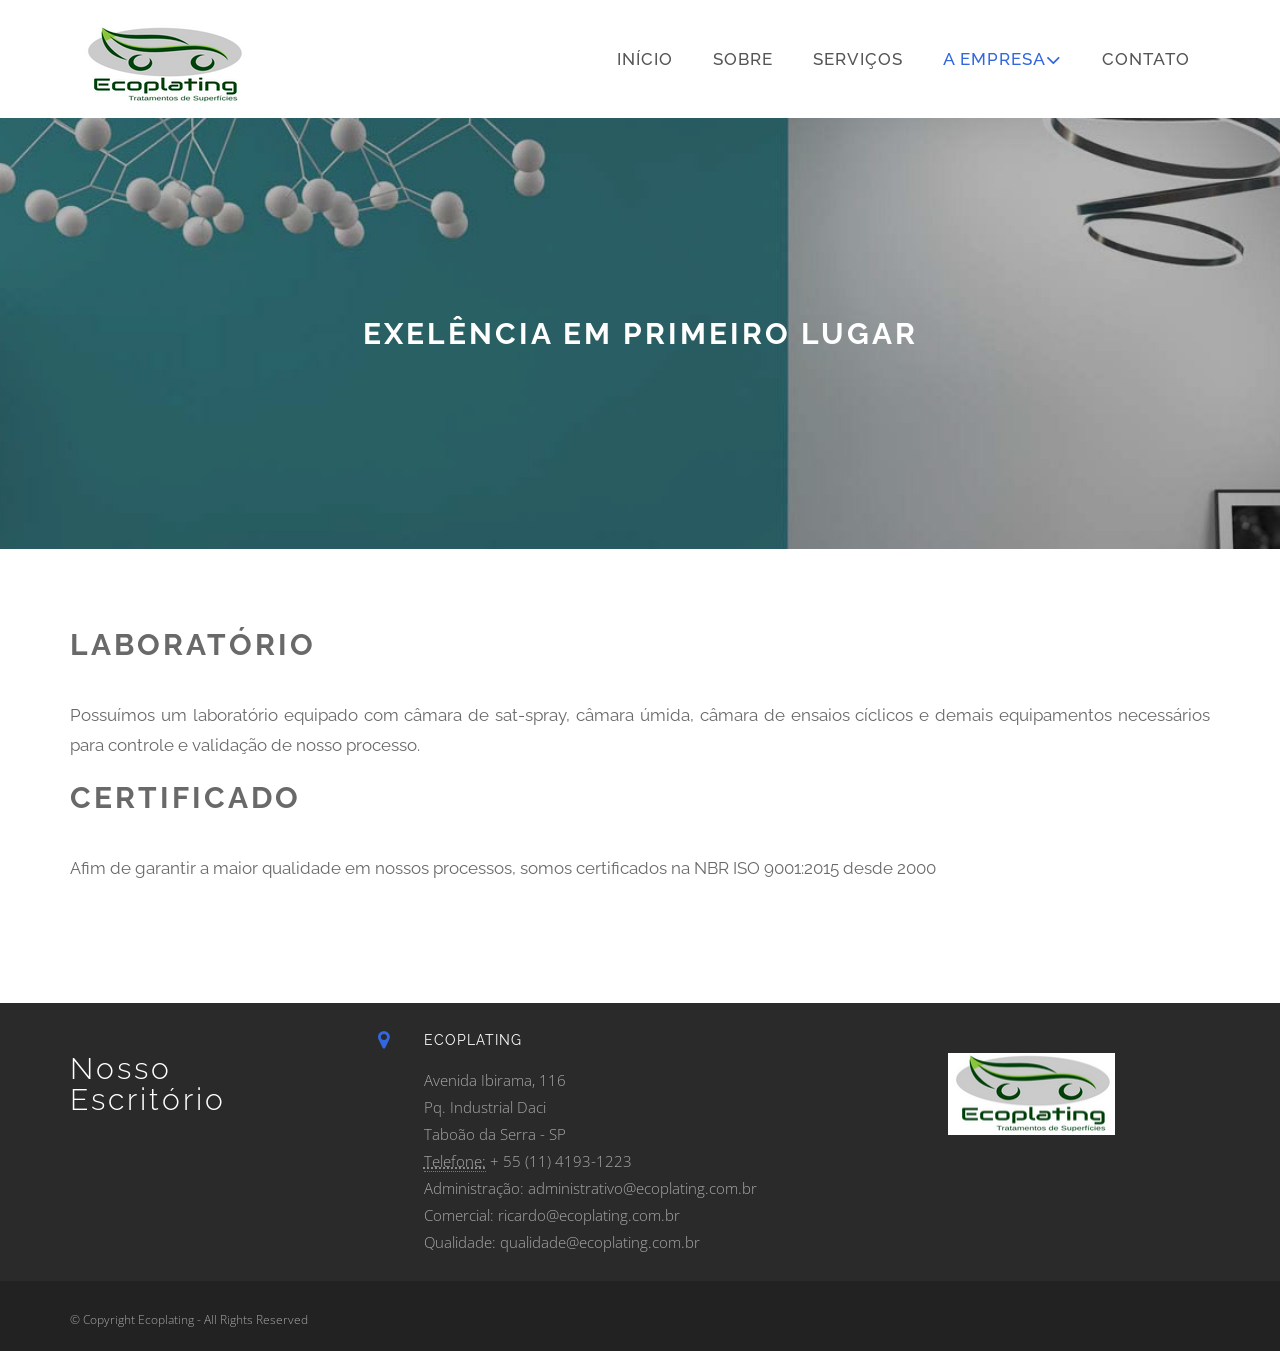
<file: mauriciotxt.github.io-main/websites/projects/ecoplating/qualidade.html>
<!DOCTYPE html>
 <html class="no-js">
    <head>
        <!-- Meta Tags -->        
        <meta charset="utf-8">
        <!--[if IE]><meta http-equiv='X-UA-Compatible' content='IE=edge,chrome=1'><![endif]-->
        <meta name="viewport" content="width=device-width, initial-scale=1">
        <title>Qualidade | Ecoplating | Tratamento de Superfícies</title>
        <meta name="description" content="Devido a necessidade cada vez maio de resistência a corrosão no segmento de tratamentos superficiais para o mercado automotivo através de tratamentos de zinco, zinco ligas ou associando camadas eletrodepositadas de zinco com posterior proteção de pintura por eletroforese catiônica (KTL), foi fundada a ECOPLATING TRATAMENTOS DE SUPERFICIES."/>
        <meta name="abstract" content="Hoje instalados em uma ampla planta com 2.000m² de área fabril em um terreno com 13.000m², oferecemos o que há de mais moderno em sistemas de proteção contra a corrosão com linhas automáticas de zincagem, zinco ligas, pintura KTL ou associações de camadas eletrodepositivas com posterior pintura KTL atendendo normas técnicas de diversas montadoras." />
        <meta name="keywords" content="Ecoplating, tratamento de superfícies de veículos, galvats, decapagem, zincagem, tratamento de superficies automotivas, pintura por eletroforese catiônica, KTL, proteção de pintura, protecao de pintura, pintura, pintura automotiva, tratamento superficiais automotivos, zinco, ligas de zinco, corrosão automotiva"/>
        <meta name="author" content="Ecoplating"/>
        <meta name="viewport" content="width=device-width, initial-scale=1.0, maximum-scale=1.0, user-scalable=no">
        <meta name="robot" content="All" />
        <meta name="robots" content="index,follow" />
        <meta name="rating" content="general" />
        <meta name="distribution" content="global" />
        <meta name="language" content="pt-br" />
        <meta name="url" content="http://www.ecoplating.com.br" />
        <meta name="rating" content="Safe For Kids" />
        <meta name="geo-position" content="-23.631898,-46.8118757" />
        <meta name="revisit-after" content="30" />
        <meta name="googlepagerank" content="10" />
        <meta name="rank" content="1" />
        <meta name="language" content="pt-br" />
        <meta http-equiv="city" content="Taboão da Serra" />
        <meta http-equiv="state" content="SP" />
        <meta http-equiv="content-language" content="Portuguese" />
        <meta http-equiv="category" content="Industria" />
        
        <link rel="apple-touch-icon" sizes="57x57" href="fab/apple-icon-57x57.png">
        <link rel="apple-touch-icon" sizes="60x60" href="fab/apple-icon-60x60.png">
        <link rel="apple-touch-icon" sizes="72x72" href="fab/apple-icon-72x72.png">
        <link rel="apple-touch-icon" sizes="76x76" href="fab/apple-icon-76x76.png">
        <link rel="apple-touch-icon" sizes="114x114" href="fab/apple-icon-114x114.png">
        <link rel="apple-touch-icon" sizes="120x120" href="fab/apple-icon-120x120.png">
        <link rel="apple-touch-icon" sizes="144x144" href="fab/apple-icon-144x144.png">
        <link rel="apple-touch-icon" sizes="152x152" href="fab/apple-icon-152x152.png">
        <link rel="apple-touch-icon" sizes="180x180" href="fab/apple-icon-180x180.png">
        <link rel="icon" type="image/png" sizes="192x192"  href="fab/android-icon-192x192.png">
        <link rel="icon" type="image/png" sizes="32x32" href="fab/favicon-32x32.png">
        <link rel="icon" type="image/png" sizes="96x96" href="fab/favicon-96x96.png">
        <link rel="icon" type="image/png" sizes="16x16" href="fab/favicon-16x16.png">
        <link rel="manifest" href="fab/manifest.json">
        <meta name="msapplication-TileColor" content="#ffffff">
        <meta name="msapplication-TileImage" content="fab/ms-icon-144x144.png">
        <meta name="theme-color" content="#ffffff">
       <!--  <link rel="shortcut icon" href="assets/img/favicon.ico" type="image/x-icon">  -->

        <!-- Web Fonts -->        
        <link href='http://fonts.googleapis.com/css?family=Open+Sans:400,300,600,700' rel='stylesheet' type='text/css'/>
        <link href='http://fonts.googleapis.com/css?family=Raleway:400,100,300,500,700' rel='stylesheet' type='text/css'/>

        <!-- Css Global Compulsory -->
        <link rel="stylesheet" href="css/bootstrap.min.css"/> 

        <!-- Css Implementing Plugins -->
        <link rel="stylesheet" href="css/font-awesome.min.css"/>                          
        <link rel="stylesheet" type="text/css" href="css/revolution/style.css" media="screen"/>
        <link rel="stylesheet" type="text/css" href="css/revolution/extralayers.css" media="screen"/> 
        <link rel="stylesheet" type="text/css" href="css/revolution/settings.css" media="screen"/>
        <link rel="stylesheet" href="css/owl.carousel.css"/>
        <link rel="stylesheet" href="css/owl.theme.css"/>         
        <link rel="stylesheet" href="css/cubeportfolio.min.css"/>
        <link rel="stylesheet" href="css/jquery.mmenu.css"/>

        <!-- Css Theme -->           
        <link rel="stylesheet" href="css/style.css">
    </head>

<body>
 <!--Start Preloader-->
        <div id="preloader">
            <div class="preloader-container">
                <div class="spinner">
                    <div class="bounce1"></div>
                    <div class="bounce2"></div>
                    <div class="bounce3"></div>
                </div>
            </div>
        </div>
        <!--End Preloader-->

        <!-- Navbar -->
        <nav class="navbar navbar-default header-nav" role="navigation">
            <div class="container">
                <!-- Brand and toggle get grouped for better mobile display -->
                <div class="navbar-header">
                    <button type="button" class="navbar-toggle collapsed" data-toggle="collapse" data-target="#bs-example-navbar-collapse-1">
                        <span class="sr-only">Toggle navigation</span>
                        <span class="icon-bar"></span>
                        <span class="icon-bar"></span>
                        <span class="icon-bar"></span>
                    </button>
                    <!-- Logo -->        
                    <a class="navbar-brand" href="index.html"><img src="img/logonew.png" class="img-responsive" alt="TrueLineInterior"></a>        
                </div>
                <!-- Collect the nav links, forms, and other content for toggling -->
                <div class="collapse navbar-collapse" id="bs-example-navbar-collapse-1">
                    <ul class="nav navbar-nav navbar-right">
                        <li><a href="index.html">INÍCIO</a></li>
                        <li><a href="">SOBRE</a></li>                                                                            
                       <!-- <li><a href="#projects">Projects</a></li>     -->               
                        <li><a href="servicos.html">SERVIÇOS</a>
                            <!-- <li><a href="#projects">Projects</a></li>     -->               
                        <li class="active"><a href="#" class="dropdown-toggle" data-toggle="dropdown" role="button" aria-expanded="false">A EMPRESA<i class="fa fa-angle-down fa-lg"></i></a>
                            <ul class="dropdown-menu" role="menu">
                                         <li><a href="quemsomos.html">QUEM SOMOS</a></li>
                                        <li><a href="clientes.html">NOSSOS CLIENTES</a></li>
                                        <li><a href="fornecedores.html">NOSSOS FORNECEDORES</a></li>
                                        <li><a href="qualidade.html">QUALIDADE</a></li>
                                        <li><a href="ambiente.html">MEIO AMBIENTE</a></li>
                                         <!-- <li><a href="#">Modular Kitchen and wardrobe Manufacturer</a></li>
                                      <li><a href="architect.html">Architecture in Delhi NCR</a></li> -->
                                    <!--  <li><a href="projectman.html">Project Management</a></li> -->                                   
                                    </ul>
                            </li>
                       <li><a href="contato.html">CONTATO</a></li>  
                    </ul>
                </div>
            </div>
        </nav>
        <!-- Navbar -->

<!-- Header Background Parallax Image -->
        <div id="resident">
            <div class="head-title">
                <h2>Exelência em primeiro lugar</h2>    
                           
            </div>  
        </div>
        
        <!-- End Header Background Parallax Image -->

      <!-- Site Wrapper -->
        <div class="site-wrapper">                        

            <!-- Who We Are -->            
            <div class="container who-we-are padding-bottom">              
                <div class="row">
                    <div class="col-md-12 about-caption">
                        <div class="general-title">
                            <h2>Laboratório</h2>
                            <div class="space-bottom-2x"></div>   
                        </div>
                        <p>Possuímos um laboratório equipado com câmara de sat-spray, câmara úmida, câmara de ensaios cíclicos e demais equipamentos necessários para controle e validação de nosso processo.
</p>                        
<br>
<div class="general-title">
                            <h2>Certificado</h2>
                            <div class="space-bottom-2x"></div>   
                        </div>
                        <p>Afim de garantir a maior qualidade em nossos processos, somos certificados na NBR ISO 9001:2015 desde 2000
</p>
                        <div class="space-bottom-2x"></div>
                        <!--<a href="#" class="btn gold-btn">Read More</a>-->
                    </div>              
                                
                </div>                                              
            </div><!-- /container --> 



<!-- Footer -->  
<div class="footer-big">
    <div class="container">
        <div class="row">

            <!-- About Us Information -->
            <div class="col-md-3 col-sm-6">                           
                <div class="f-logo">
                    <h2>Nosso<br>Escritório</h2>                                                                    
                </div>
            </div>
            
            <!-- Recent Posts Avenida Ibirama, 116 - Pq. Industrial Daci - Taboão da Serra - SP
administrativo@ecoplating.com.br / Qualidade: qualidade@ecoplating.com.br / Comercial: ricardo@ecoplating.com.br
+55 (11) 4139-1223-->
            

            <!-- Latest Tweet -->
            

            <!-- Recent Works -->
            <div class="col-md-6 col-sm-6 f-inner">   
                <div class="col-sm-1">
                    <i class="fa fa-map-marker fa-lg"></i> 
                </div>
                <div class="col-sm-11">
                    <strong>Ecoplating</strong>
                    <div class="f-space"></div>
                    <address>                                
                        Avenida Ibirama, 116<br>Pq. Industrial Daci<br>  
                        Taboão da Serra - SP          <br>                    
                            <abbr title="Telefone">Telefone:</abbr> + 55 (11) 4193-1223  <br/>
                            Administração:<a href = "mailto: administrativo@ecoplating.com.br"> administrativo@ecoplating.com.br</a><br/>
                            Comercial:<a href = "mailto: ricardo@ecoplating.com.br"> ricardo@ecoplating.com.br</a><br/>
                            Qualidade:<a href = "mailto: qualidade@ecoplating.com.br"> qualidade@ecoplating.com.br</a>
                        </address>
                </div>      
            </div>                          

               <div class="col-md-3 col-sm-6">                           
                <div class="f-logo">
                  <img src="img/logonew.png" width="167" height="82"> 
                    </div>
            </div>


        </div>
    </div>
</div>   

<div id="footer">
    <div class="container">   
        <div class="row">                                                         
            <!-- Copyright -->                                                       
            <div class="col-sm-6 col-md-6 f-copyright">                        
                <span>© Copyright Ecoplating - All Rights Reserved</span>                        
            </div>                      
            <div class="col-sm-6 col-md-6">
            </div>
        </div><!-- /row -->
    </div><!-- /container -->
</div>        
<!-- End Footer -->

 <!-- jQuery Plugins -->                                 
        <script src="js/jquery-1.11.1.min.js"></script>                    
        <script src="js/bootstrap.min.js"></script>
        <script src="js/jquery.themepunch.tools.min.js"></script>   
        <script src="js/jquery.themepunch.revolution.min.js"></script> 
        <script src="js/jquery.cubeportfolio.min.js"></script>      
        <script src="js/owl.carousel.js"></script>
        <script src="js/moderniz.js"></script>    
        <script src="js/jquery.sticky.js"></script>   
        <script src="js/jquery.mmenu.min.js"></script>                     
       <!--  <script src="https://maps.googleapis.com/maps/api/js?v=3.exp"></script>      -->
        <script src="js/app.js"></script> 
</body>
</html>
</file>
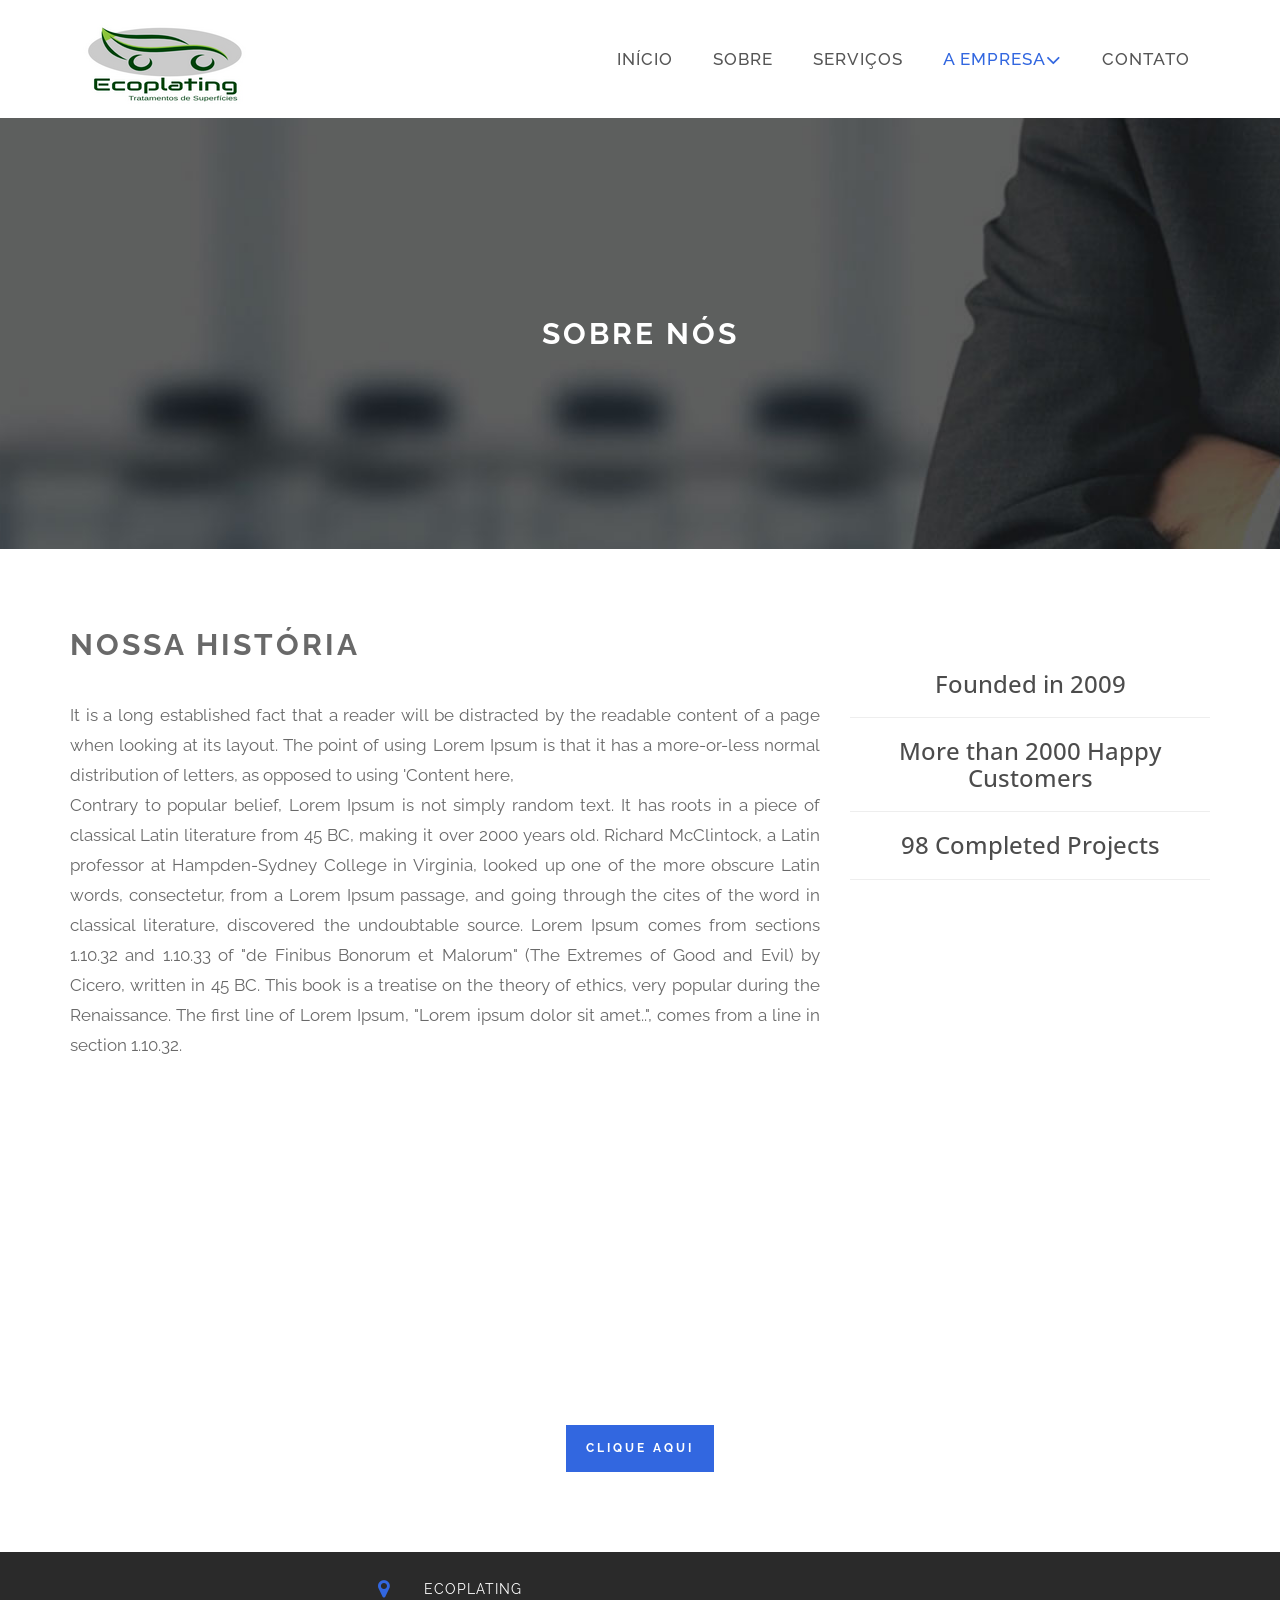
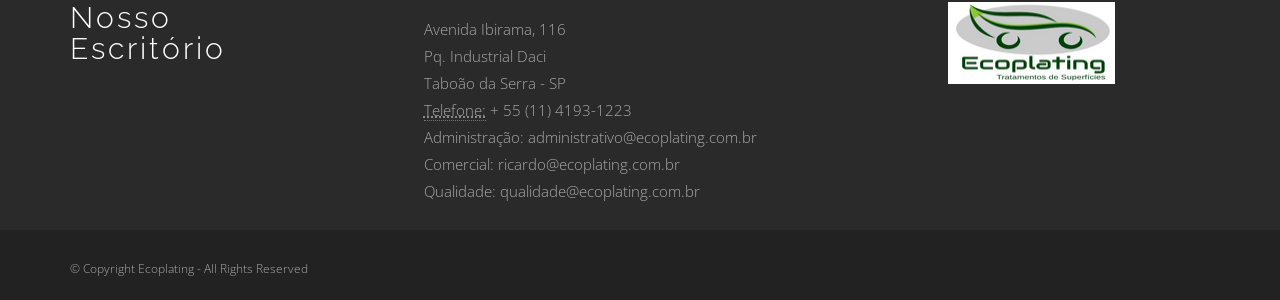
<file: mauriciotxt.github.io-main/websites/projects/ecoplating/quemsomos.html>
<!DOCTYPE html>
<html class="no-js">
    <head>
        <!-- Meta Tags -->        
        <meta charset="utf-8">
        <meta name="viewport" content="width=device-width, initial-scale=1">
        <title>Quem Somos | Ecoplating | Tratamento de Superfícies</title>
        <meta name="description" content="Devido a necessidade cada vez maio de resistência a corrosão no segmento de tratamentos superficiais para o mercado automotivo através de tratamentos de zinco, zinco ligas ou associando camadas eletrodepositadas de zinco com posterior proteção de pintura por eletroforese catiônica (KTL), foi fundada a ECOPLATING TRATAMENTOS DE SUPERFICIES."/>
        <meta name="abstract" content="Hoje instalados em uma ampla planta com 2.000m² de área fabril em um terreno com 13.000m², oferecemos o que há de mais moderno em sistemas de proteção contra a corrosão com linhas automáticas de zincagem, zinco ligas, pintura KTL ou associações de camadas eletrodepositivas com posterior pintura KTL atendendo normas técnicas de diversas montadoras." />
        <meta name="keywords" content="Ecoplating, tratamento de superfícies de veículos, galvats, decapagem, zincagem, tratamento de superficies automotivas, pintura por eletroforese catiônica, KTL, proteção de pintura, protecao de pintura, pintura, pintura automotiva, tratamento superficiais automotivos, zinco, ligas de zinco, corrosão automotiva"/>
        <meta name="author" content="Ecoplating"/>
        <meta name="viewport" content="width=device-width, initial-scale=1.0, maximum-scale=1.0, user-scalable=no">
        <meta name="robot" content="All" />
        <meta name="robots" content="index,follow" />
        <meta name="rating" content="general" />
        <meta name="distribution" content="global" />
        <meta name="language" content="pt-br" />
        <meta name="url" content="http://www.ecoplating.com.br" />
        <meta name="rating" content="Safe For Kids" />
        <meta name="geo-position" content="-23.631898,-46.8118757" />
        <meta name="revisit-after" content="30" />
        <meta name="googlepagerank" content="10" />
        <meta name="rank" content="1" />
        <meta name="language" content="pt-br" />
        <meta http-equiv="city" content="Taboão da Serra" />
        <meta http-equiv="state" content="SP" />
        <meta http-equiv="content-language" content="Portuguese" />
        <meta http-equiv="category" content="Industria" />
        
        <link rel="apple-touch-icon" sizes="57x57" href="fab/apple-icon-57x57.png">
        <link rel="apple-touch-icon" sizes="60x60" href="fab/apple-icon-60x60.png">
        <link rel="apple-touch-icon" sizes="72x72" href="fab/apple-icon-72x72.png">
        <link rel="apple-touch-icon" sizes="76x76" href="fab/apple-icon-76x76.png">
        <link rel="apple-touch-icon" sizes="114x114" href="fab/apple-icon-114x114.png">
        <link rel="apple-touch-icon" sizes="120x120" href="fab/apple-icon-120x120.png">
        <link rel="apple-touch-icon" sizes="144x144" href="fab/apple-icon-144x144.png">
        <link rel="apple-touch-icon" sizes="152x152" href="fab/apple-icon-152x152.png">
        <link rel="apple-touch-icon" sizes="180x180" href="fab/apple-icon-180x180.png">
        <link rel="icon" type="image/png" sizes="192x192"  href="fab/android-icon-192x192.png">
        <link rel="icon" type="image/png" sizes="32x32" href="fab/favicon-32x32.png">
        <link rel="icon" type="image/png" sizes="96x96" href="fab/favicon-96x96.png">
        <link rel="icon" type="image/png" sizes="16x16" href="fab/favicon-16x16.png">
        <link rel="manifest" href="fab/manifest.json">
        <meta name="msapplication-TileColor" content="#ffffff">
        <meta name="msapplication-TileImage" content="fab/ms-icon-144x144.png">
        <meta name="theme-color" content="#ffffff">
       <!--  <link rel="shortcut icon" href="assets/img/favicon.ico" type="image/x-icon">  -->

        <!-- Web Fonts -->        
        <link href='http://fonts.googleapis.com/css?family=Open+Sans:400,300,600,700' rel='stylesheet' type='text/css'/>
        <link href='http://fonts.googleapis.com/css?family=Raleway:400,100,300,500,700' rel='stylesheet' type='text/css'/>

        <!-- Css Global Compulsory -->
        <link rel="stylesheet" href="css/bootstrap.min.css"/> 

        <!-- Css Implementing Plugins -->
        <link rel="stylesheet" href="css/font-awesome.min.css"/>                          
        <link rel="stylesheet" type="text/css" href="css/revolution/style.css" media="screen"/>
        <link rel="stylesheet" type="text/css" href="css/revolution/extralayers.css" media="screen"/> 
        <link rel="stylesheet" type="text/css" href="css/revolution/settings.css" media="screen"/>
        <link rel="stylesheet" href="css/owl.carousel.css"/>
        <link rel="stylesheet" href="css/owl.theme.css"/>         
        <link rel="stylesheet" href="css/cubeportfolio.min.css"/>
        <link rel="stylesheet" href="css/jquery.mmenu.css"/>

        <!-- Css Theme -->           
        <link rel="stylesheet" href="css/style.css">
    </head>

 <body> 

        <!--Start Preloader-->
        <div id="preloader">
            <div class="preloader-container">
                <div class="spinner">
                    <div class="bounce1"></div>
                    <div class="bounce2"></div>
                    <div class="bounce3"></div>
                </div>
            </div>
        </div>
        <!--End Preloader-->

        <!-- Navbar -->
        <nav class="navbar navbar-default header-nav" role="navigation">
            <div class="container">
                <!-- Brand and toggle get grouped for better mobile display -->
                <div class="navbar-header">
                    <button type="button" class="navbar-toggle collapsed" data-toggle="collapse" data-target="#bs-example-navbar-collapse-1">
                        <span class="sr-only">Toggle navigation</span>
                        <span class="icon-bar"></span>
                        <span class="icon-bar"></span>
                        <span class="icon-bar"></span>
                    </button>
                    <!-- Logo -->        
                    <a class="navbar-brand" href="index.html"><img src="img/logonew.png" class="img-responsive" alt="TrueLineInterior"></a>        
                </div>
                <!-- Collect the nav links, forms, and other content for toggling -->
                <div class="collapse navbar-collapse" id="bs-example-navbar-collapse-1">
                    <ul class="nav navbar-nav navbar-right">
                        <li><a href="index.html">INÍCIO</a></li>
                        <li><a href="">SOBRE</a></li>                                                                            
                       <!-- <li><a href="#projects">Projects</a></li>     -->               
                        <li><a href="servicos.html">SERVIÇOS</a>
                            <!-- <li><a href="#projects">Projects</a></li>     -->               
                        <li class="active"><a href="#" class="dropdown-toggle" data-toggle="dropdown" role="button" aria-expanded="false">A EMPRESA<i class="fa fa-angle-down fa-lg"></i></a>
                            <ul class="dropdown-menu" role="menu">
                                         <li><a href="quemsomos.html">QUEM SOMOS</a></li>
                                        <li><a href="clientes.html">NOSSOS CLIENTES</a></li>
                                        <li><a href="fornecedores.html">NOSSOS FORNECEDORES</a></li>
                                        <li><a href="qualidade.html">QUALIDADE</a></li>
                                        <li><a href="ambiente.html">MEIO AMBIENTE</a></li>
                                         <!-- <li><a href="#">Modular Kitchen and wardrobe Manufacturer</a></li>
                                      <li><a href="architect.html">Architecture in Delhi NCR</a></li> -->
                                    <!--  <li><a href="projectman.html">Project Management</a></li> -->                                   
                                    </ul>
                            </li>
                       <li><a href="contato.html">CONTATO</a></li>  
                    </ul>
                </div>
            </div>
        </nav>
        <!-- Navbar -->
                  
        <!-- Header Background Parallax Image -->
        <div id="about_bg">
            <div class="head-title">
                <h2>Sobre Nós</h2>                
            </div>  
        </div>
        <!-- End Header Background Parallax Image -->        

        <!-- Site Wrapper -->
        <div class="site-wrapper">                        

            <!-- Who We Are -->            
            <div class="container who-we-are padding-bottom">              
                <div class="row">
                    <div class="col-md-8 about-caption">
                        <div class="general-title">
                            <h2>Nossa História</h2>
                            <div class="space-bottom-2x"></div>   
                        </div>
                        <!--<h5>Lorem ipsum dolor sit amet, consectetuer adipiscing elit, sed diam nonummy nibh euismod tincidunt ut laoreet dolore magna aliquam erat volutpat. Ut wisi enim ad minim veniam.</h5>-->                                               
                        <p>It is a long established fact that a reader will be distracted by the readable content of a page when looking at its layout. The point of using Lorem Ipsum is that it has a more-or-less normal distribution of letters, as opposed to using 'Content here,</p> 

<p>Contrary to popular belief, Lorem Ipsum is not simply random text. It has roots in a piece of classical Latin literature from 45 BC, making it over 2000 years old. Richard McClintock, a Latin professor at Hampden-Sydney College in Virginia, looked up one of the more obscure Latin words, consectetur, from a Lorem Ipsum passage, and going through the cites of the word in classical literature, discovered the undoubtable source. Lorem Ipsum comes from sections 1.10.32 and 1.10.33 of "de Finibus Bonorum et Malorum" (The Extremes of Good and Evil) by Cicero, written in 45 BC. This book is a treatise on the theory of ethics, very popular during the Renaissance. The first line of Lorem Ipsum, "Lorem ipsum dolor sit amet..", comes from a line in section 1.10.32.</p> 

         
                      
                        <div class="space-bottom-2x"></div>
                        <!--<a href="#" class="btn gold-btn">Read More</a>-->
                    </div>              
                    <div class="col-md-4 text-center">                                
                        <br>
                        <h3>Founded in 2009</h3>
                        <hr>
                        <h3>More than 2000 Happy Customers</h3>
                        <hr>
                        <h3>98 Completed Projects</h3>
                        <hr>
                       
                    </div>              
                </div>                                              
            </div><!-- /container -->                   
            <!-- End Who We Are --> 

            <!-- Our Office Slider
            <div class="bg-color padding-bottom padding-top-x2">
                <div class="container">
                    <div class="general-title text-center">
                        <h2>Our Office</h2>
                        <div class="space-bottom-2x"></div>   
                    </div>                                        
                    <div id="owl-office" class="owl-carousel owl-theme">

                    <div class="item">
                        <img src="img/about/office_1.jpg" alt="Specifie an alternate text for an image" >                    
                    </div>
                    <div class="item">
                        <img src="img/about/office_2.jpg" alt="Specifie an alternate text for an image" >                    
                    </div>
                    <div class="item">
                        <img src="img/about/office_3.jpg" alt="Specifie an alternate text for an image" >                    
                    </div>

                    </div>
                </div>
            </div> -->
            <!-- End Our Office Slider -->                                       

        </div><!-- /site-wrapper -->
        <!-- End Site Wrapper --> 

        <!-- Call to Action -->
        <div class="cta-section padding-top-x2 padding-bottom">
            <div class="container text-center">
                <div class="cta-title">
                    <h2>Entre Em Contato Conosco</h2>
                    <div class="space-bottom-2x"></div>     
                </div>
                <div class="row">
                    <div class="col-md-6 col-md-offset-3">
                       <p>Para saber mais sobre nossa empresa e como podemos lhe ajudar, entre em contato agora mesmo clicando no botão abaixo.</p>                    
                        <div class="space-bottom-2x"></div>    
                        <a href="contato.html" class="btn gold-btn">Clique Aqui</a>                                                                            
                    </div>
                </div>
            </div>    
        </div>
        <!-- End Call to Action --> 

        <!-- Footer -->  
        <div class="footer-big">
            <div class="container">
                <div class="row">

                    <!-- About Us Information -->
                    <div class="col-md-3 col-sm-6">                           
                        <div class="f-logo">
                            <h2>Nosso<br>Escritório</h2>                                                                    
                        </div>
                    </div>
                    
                    <!-- Recent Posts Avenida Ibirama, 116 - Pq. Industrial Daci - Taboão da Serra - SP
administrativo@ecoplating.com.br / Qualidade: qualidade@ecoplating.com.br / Comercial: ricardo@ecoplating.com.br
+55 (11) 4139-1223-->
                    

                    <!-- Latest Tweet -->
                    

                    <!-- Recent Works -->
                    <div class="col-md-6 col-sm-6 f-inner">   
                        <div class="col-sm-1">
                            <i class="fa fa-map-marker fa-lg"></i> 
                        </div>
                        <div class="col-sm-11">
                            <strong>Ecoplating</strong>
                            <div class="f-space"></div>
                            <address>                                
                                Avenida Ibirama, 116<br>Pq. Industrial Daci<br>  
                                Taboão da Serra - SP          <br>                    
                                    <abbr title="Telefone">Telefone:</abbr> + 55 (11) 4193-1223  <br/>
                                    Administração:<a href = "mailto: administrativo@ecoplating.com.br"> administrativo@ecoplating.com.br</a><br/>
                                    Comercial:<a href = "mailto: ricardo@ecoplating.com.br"> ricardo@ecoplating.com.br</a><br/>
                                    Qualidade:<a href = "mailto: qualidade@ecoplating.com.br"> qualidade@ecoplating.com.br</a>
                                </address>
                        </div>      
                    </div>                             

                       <div class="col-md-3 col-sm-6">                           
                        <div class="f-logo">
                          <img src="img/logonew.png" width="167" height="82"> 
                            </div>
                    </div>


                </div>
            </div>
        </div>   

        <div id="footer">
            <div class="container">   
                <div class="row">                                                         
                    <!-- Copyright -->                                                       
                    <div class="col-sm-6 col-md-6 f-copyright">                        
                        <span>© Copyright Ecoplating - All Rights Reserved</span>                        
                    </div>                      
                    <div class="col-sm-6 col-md-6">
                    </div>
                </div><!-- /row -->
            </div><!-- /container -->
        </div>        
        <!-- End Footer -->

 <!-- jQuery Plugins -->                                 
        <script src="js/jquery-1.11.1.min.js"></script>                    
        <script src="js/bootstrap.min.js"></script>
        <script src="js/jquery.themepunch.tools.min.js"></script>   
        <script src="js/jquery.themepunch.revolution.min.js"></script> 
        <script src="js/jquery.cubeportfolio.min.js"></script>      
        <script src="js/owl.carousel.js"></script>
        <script src="js/moderniz.js"></script>    
        <script src="js/jquery.sticky.js"></script>   
        <script src="js/jquery.mmenu.min.js"></script>                     
       <!--  <script src="https://maps.googleapis.com/maps/api/js?v=3.exp"></script>      -->
        <script src="js/app.js"></script> 
</body>
</html>
</file>
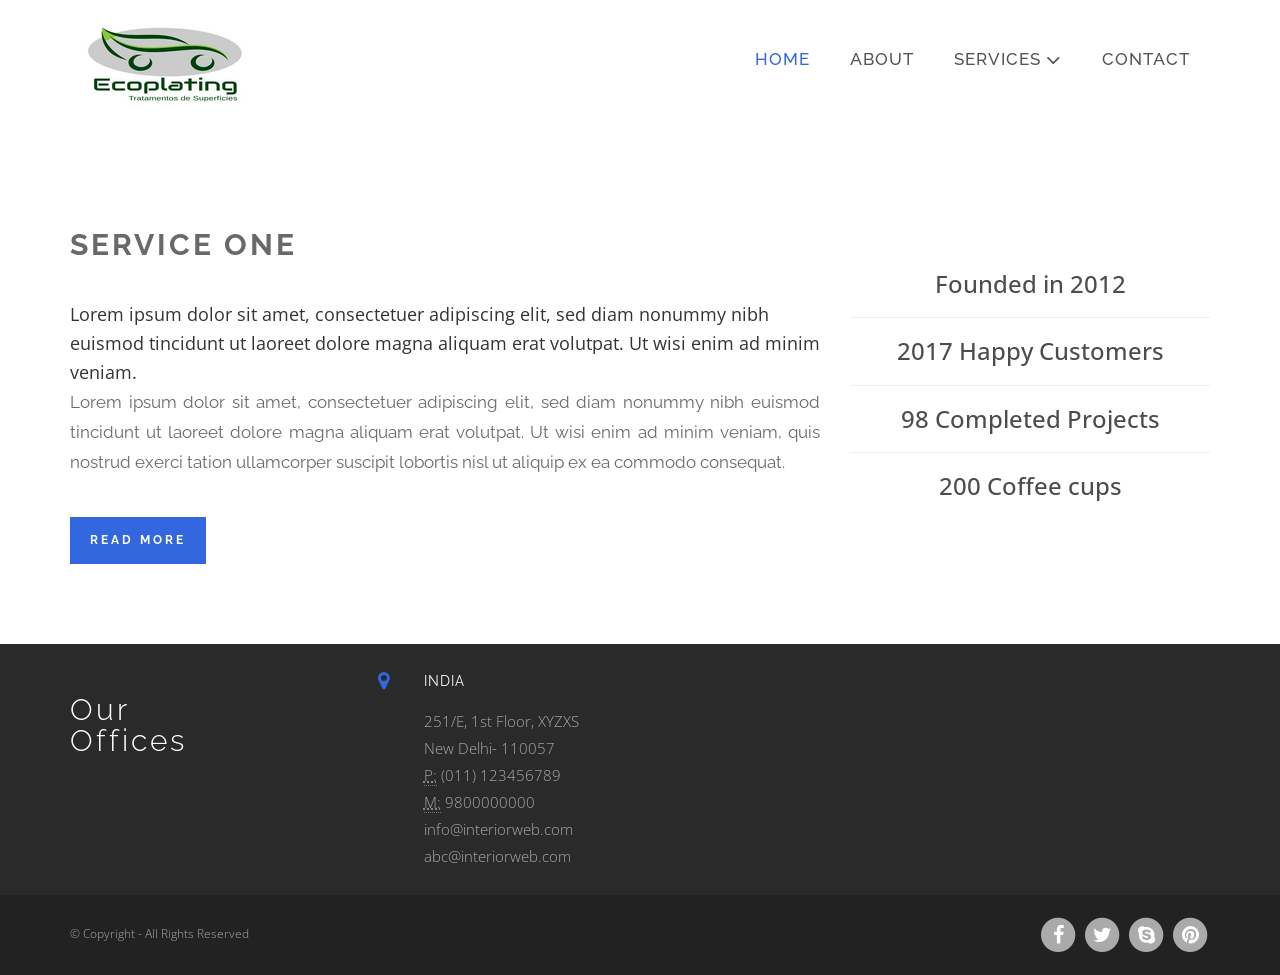
<file: mauriciotxt.github.io-main/websites/projects/ecoplating/servicesingle.html>
<!DOCTYPE html>
<!--[if lt IE 7]>      <html class="no-js lt-ie9 lt-ie8 lt-ie7"> <![endif]-->
<!--[if IE 7]>         <html class="no-js lt-ie9 lt-ie8"> <![endif]-->
<!--[if IE 8]>         <html class="no-js lt-ie9"> <![endif]-->
<!--[if gt IE 8]><!--> <html class="no-js"> <!--<![endif]-->
    <head>
        <!-- Meta Tags -->        
        <meta charset="utf-8">
        <!--[if IE]><meta http-equiv='X-UA-Compatible' content='IE=edge,chrome=1'><![endif]-->
        <meta name="viewport" content="width=device-width, initial-scale=1">
        <title>True Line interior</title>
        <meta name="description" content="A Template by Denis Griu"/>
        <meta name="keywords" content=""/>
        <meta name="author" content="Denis Griu"/>
        <meta name="viewport" content="width=device-width, initial-scale=1.0, maximum-scale=1.0, user-scalable=no">
        <link rel="apple-touch-icon" sizes="57x57" href="fab/apple-icon-57x57.png">
        <link rel="apple-touch-icon" sizes="60x60" href="fab/apple-icon-60x60.png">
        <link rel="apple-touch-icon" sizes="72x72" href="fab/apple-icon-72x72.png">
        <link rel="apple-touch-icon" sizes="76x76" href="fab/apple-icon-76x76.png">
        <link rel="apple-touch-icon" sizes="114x114" href="fab/apple-icon-114x114.png">
        <link rel="apple-touch-icon" sizes="120x120" href="fab/apple-icon-120x120.png">
        <link rel="apple-touch-icon" sizes="144x144" href="fab/apple-icon-144x144.png">
        <link rel="apple-touch-icon" sizes="152x152" href="fab/apple-icon-152x152.png">
        <link rel="apple-touch-icon" sizes="180x180" href="fab/apple-icon-180x180.png">
        <link rel="icon" type="image/png" sizes="192x192"  href="fab/android-icon-192x192.png">
        <link rel="icon" type="image/png" sizes="32x32" href="fab/favicon-32x32.png">
        <link rel="icon" type="image/png" sizes="96x96" href="fab/favicon-96x96.png">
        <link rel="icon" type="image/png" sizes="16x16" href="fab/favicon-16x16.png">
        <link rel="manifest" href="fab/manifest.json">
        <meta name="msapplication-TileColor" content="#ffffff">
        <meta name="msapplication-TileImage" content="fab/ms-icon-144x144.png">
        <meta name="theme-color" content="#ffffff">
       <!--  <link rel="shortcut icon" href="assets/img/favicon.ico" type="image/x-icon">  -->

        <!-- Web Fonts -->        
        <link href='http://fonts.googleapis.com/css?family=Open+Sans:400,300,600,700' rel='stylesheet' type='text/css'/>
        <link href='http://fonts.googleapis.com/css?family=Raleway:400,100,300,500,700' rel='stylesheet' type='text/css'/>

        <!-- Css Global Compulsory -->
        <link rel="stylesheet" href="css/bootstrap.min.css"/> 

        <!-- Css Implementing Plugins -->
        <link rel="stylesheet" href="css/font-awesome.min.css"/>                          
        <link rel="stylesheet" type="text/css" href="css/revolution/style.css" media="screen"/>
        <link rel="stylesheet" type="text/css" href="css/revolution/extralayers.css" media="screen"/> 
        <link rel="stylesheet" type="text/css" href="css/revolution/settings.css" media="screen"/>
        <link rel="stylesheet" href="css/owl.carousel.css"/>
        <link rel="stylesheet" href="css/owl.theme.css"/>         
        <link rel="stylesheet" href="css/cubeportfolio.min.css"/>
        <link rel="stylesheet" href="css/jquery.mmenu.css"/>

        <!-- Css Theme -->           
        <link rel="stylesheet" href="css/style.css">
    </head>

<body>
 <!--Start Preloader-->
        <div id="preloader">
            <div class="preloader-container">
                <div class="spinner">
                    <div class="bounce1"></div>
                    <div class="bounce2"></div>
                    <div class="bounce3"></div>
                </div>
            </div>
        </div>
        <!--End Preloader-->

        <!-- Navbar -->
        <nav class="navbar navbar-default header-nav" role="navigation">
            <div class="container">
                <!-- Brand and toggle get grouped for better mobile display -->
                <div class="navbar-header">
                    <button type="button" class="navbar-toggle collapsed" data-toggle="collapse" data-target="#bs-example-navbar-collapse-1">
                        <span class="sr-only">Toggle navigation</span>
                        <span class="icon-bar"></span>
                        <span class="icon-bar"></span>
                        <span class="icon-bar"></span>
                    </button>
                    <!-- Logo -->        
                    <a class="navbar-brand" href="index.html"><img src="img/logonew.png" class="img-responsive" alt="TrueLineInterior"></a>        
                </div>
                <!-- Collect the nav links, forms, and other content for toggling -->
                <div class="collapse navbar-collapse" id="bs-example-navbar-collapse-1">
                    <ul class="nav navbar-nav navbar-right">
                        <li class="active"><a href="index.html">Home</a></li>
                        <li><a href="about.html">About</a></li>                                                                            
                       <!-- <li><a href="#projects">Projects</a></li>     -->               
                        <li><a href="#" class="dropdown-toggle" data-toggle="dropdown" role="button" aria-expanded="false">Services  <i class="fa fa-angle-down fa-lg"></i></a>
                        <ul class="dropdown-menu" role="menu">
                                     <li><a href="resident.html">Residential Interior Designer</a></li>
                                    <li><a href="luxury.html">Luxury/Commercial Interior  Designer</a></li>
                                    <li><a href="turnkeyproject.html">All Turnkey Project</a></li>
                                    <li><a href="officefurniture.html">Residential/Office Furniture Supplier</a></li>
                                     <!-- <li><a href="#">Modular Kitchen and wardrobe Manufacturer</a></li>
                                   <li><a href="architect.html">Architecture in Delhi NCR</a></li> -->
                                     <li><a href="projectman.html">Project Management</a></li>                                
                                </ul>
                        </li>
                       <li><a href="contact.html">Contact</a></li>  
                    </ul>
                </div>
            </div>
        </nav>
        <!-- Navbar -->

<!-- Header Background Parallax Image -->
        <div id="blog_bg">
            <div class="head-title">
                <h2>Service One</h2>                
            </div>  
        </div>
        <!-- End Header Background Parallax Image -->

      <!-- Site Wrapper -->
        <div class="site-wrapper">                        

            <!-- Who We Are -->            
            <div class="container who-we-are padding-bottom">              
                <div class="row">
                    <div class="col-md-8 about-caption">
                        <div class="general-title">
                            <h2>Service One</h2>
                            <div class="space-bottom-2x"></div>   
                        </div>
                        <h5>Lorem ipsum dolor sit amet, consectetuer adipiscing elit, sed diam nonummy nibh euismod tincidunt ut laoreet dolore magna aliquam erat volutpat. Ut wisi enim ad minim veniam.</h5>                                               
                        <p>Lorem ipsum dolor sit amet, consectetuer adipiscing elit, sed diam nonummy nibh euismod tincidunt ut laoreet dolore magna aliquam erat volutpat. Ut wisi enim ad minim veniam, quis nostrud exerci tation ullamcorper suscipit lobortis nisl ut aliquip ex ea commodo consequat.</p>                        
                        <div class="space-bottom-2x"></div>
                        <a href="#" class="btn gold-btn">Read More</a>
                    </div>              
                    <div class="col-md-4 text-center">                                
                        <br>
                        <h3>Founded in 2012</h3>
                        <hr>
                        <h3>2017 Happy Customers</h3>
                        <hr>
                        <h3>98 Completed Projects</h3>
                        <hr>
                        <h3>200 Coffee cups</h3>
                    </div>              
                </div>                                              
            </div><!-- /container --> 



<!-- Footer -->  
        <div class="footer-big">
            <div class="container">
                <div class="row">

                    <!-- About Us Information -->
                    <div class="col-md-3 col-sm-6">                           
                        <div class="f-logo">
                            <h2>Our<br>Offices</h2>                                                                    
                        </div>
                    </div>
                    
                    <!-- Recent Posts -->
                    

                    <!-- Latest Tweet -->
                    

                    <!-- Recent Works -->
                    <div class="col-md-6 col-sm-6 f-inner">   
                            <div class="col-sm-1">
                                <i class="fa fa-map-marker fa-lg"></i> 
                            </div>
                            <div class="col-sm-11">
                                <strong>India</strong>
                                <div class="f-space"></div>
                               <address>                                
                                    251/E, 1st Floor, XYZXS<br>  
                                    New Delhi- 110057           <br>                    
                                    <abbr title="Phone">P:</abbr> (011) 123456789 <br/>
                                    <abbr title="Phone">M:</abbr> 9800000000 <br/>
                                    info@interiorweb.com<br/>
                                    abc@interiorweb.com
                                </address>
                            </div>      
                        </div>                           

                </div>
            </div>
        </div>   

        <div id="footer">
            <div class="container">   
                <div class="row">                                                         
                    <!-- Copyright -->                                                       
                    <div class="col-sm-6 col-md-6 f-copyright">                        
                        <span>© Copyright  - All Rights Reserved</span>                        
                    </div>                      
                    <div class="col-sm-6 col-md-6">
                        <!-- Social Icons -->                              
                        <ul class="footer-social">
                            <li><a href="#"><span class="fa-stack fa-lg"><i class="fa fa-circle fa-stack-2x"></i><i class="fa fa-facebook fa-stack-1x fa-inverse"></i></span></a></li>
                            <li><a href="#"><span class="fa-stack fa-lg"><i class="fa fa-circle fa-stack-2x"></i><i class="fa fa-twitter fa-stack-1x fa-inverse"></i></span></a></li>
                            <li><a href="#"><span class="fa-stack fa-lg"><i class="fa fa-circle fa-stack-2x"></i><i class="fa fa-skype fa-stack-1x fa-inverse"></i></span></a></li>
                            <li><a href="#"><span class="fa-stack fa-lg"><i class="fa fa-circle fa-stack-2x"></i><i class="fa fa-pinterest fa-stack-1x fa-inverse"></i></span></a></li>
                        </ul>
                    </div>
                </div><!-- /row -->
            </div><!-- /container -->
        </div>        
        <!-- End Footer -->

 <!-- jQuery Plugins -->                                 
        <script src="js/jquery-1.11.1.min.js"></script>                    
        <script src="js/bootstrap.min.js"></script>
        <script src="js/jquery.themepunch.tools.min.js"></script>   
        <script src="js/jquery.themepunch.revolution.min.js"></script> 
        <script src="js/jquery.cubeportfolio.min.js"></script>      
        <script src="js/owl.carousel.js"></script>
        <script src="js/moderniz.js"></script>    
        <script src="js/jquery.sticky.js"></script>   
        <script src="js/jquery.mmenu.min.js"></script>                     
       <!--  <script src="https://maps.googleapis.com/maps/api/js?v=3.exp"></script>      -->
        <script src="js/app.js"></script> 
</body>
</html>
</file>
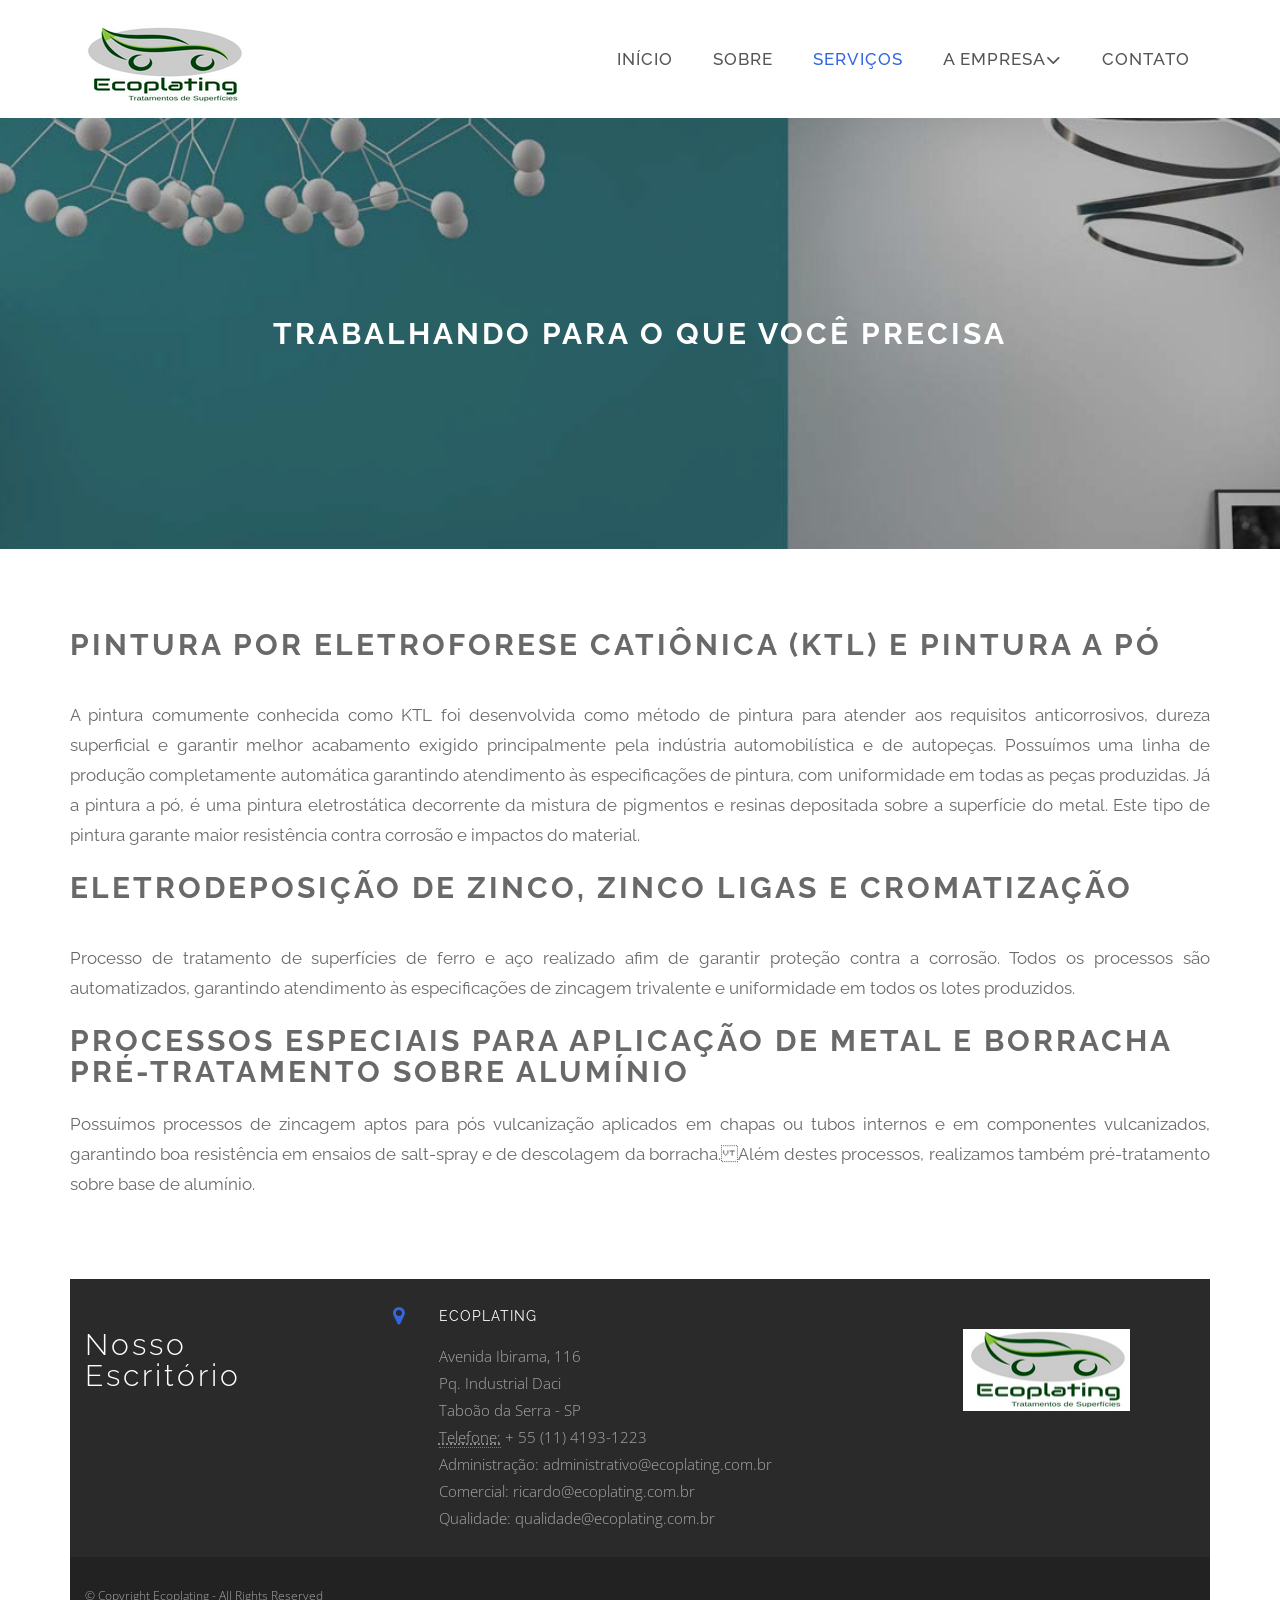
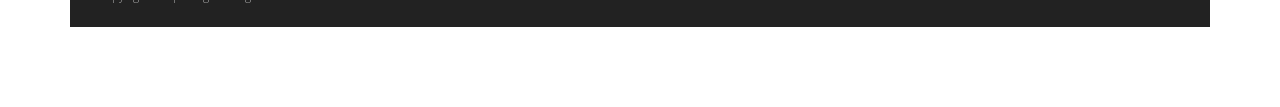
<file: mauriciotxt.github.io-main/websites/projects/ecoplating/servicos.html>
<!DOCTYPE html>
 <html class="no-js">
    <head>
        <!-- Meta Tags -->        
        <meta charset="utf-8">
        <!--[if IE]><meta http-equiv='X-UA-Compatible' content='IE=edge,chrome=1'><![endif]-->
        <meta name="viewport" content="width=device-width, initial-scale=1">
        <title>Serviços | Ecoplating | Tratamento de Superfícies</title>
        <meta name="description" content="Devido a necessidade cada vez maio de resistência a corrosão no segmento de tratamentos superficiais para o mercado automotivo através de tratamentos de zinco, zinco ligas ou associando camadas eletrodepositadas de zinco com posterior proteção de pintura por eletroforese catiônica (KTL), foi fundada a ECOPLATING TRATAMENTOS DE SUPERFICIES."/>
        <meta name="abstract" content="Hoje instalados em uma ampla planta com 2.000m² de área fabril em um terreno com 13.000m², oferecemos o que há de mais moderno em sistemas de proteção contra a corrosão com linhas automáticas de zincagem, zinco ligas, pintura KTL ou associações de camadas eletrodepositivas com posterior pintura KTL atendendo normas técnicas de diversas montadoras." />
        <meta name="keywords" content="Ecoplating, tratamento de superfícies de veículos, galvats, decapagem, zincagem, tratamento de superficies automotivas, pintura por eletroforese catiônica, KTL, proteção de pintura, protecao de pintura, pintura, pintura automotiva, tratamento superficiais automotivos, zinco, ligas de zinco, corrosão automotiva"/>
        <meta name="author" content="Ecoplating"/>
        <meta name="viewport" content="width=device-width, initial-scale=1.0, maximum-scale=1.0, user-scalable=no">
        <meta name="robot" content="All" />
        <meta name="robots" content="index,follow" />
        <meta name="rating" content="general" />
        <meta name="distribution" content="global" />
        <meta name="language" content="pt-br" />
        <meta name="url" content="http://www.ecoplating.com.br" />
        <meta name="rating" content="Safe For Kids" />
        <meta name="geo-position" content="-23.631898,-46.8118757" />
        <meta name="revisit-after" content="30" />
        <meta name="googlepagerank" content="10" />
        <meta name="rank" content="1" />
        <meta name="language" content="pt-br" />
        <meta http-equiv="city" content="Taboão da Serra" />
        <meta http-equiv="state" content="SP" />
        <meta http-equiv="content-language" content="Portuguese" />
        <meta http-equiv="category" content="Industria" />
        
        <link rel="apple-touch-icon" sizes="57x57" href="fab/apple-icon-57x57.png">
        <link rel="apple-touch-icon" sizes="60x60" href="fab/apple-icon-60x60.png">
        <link rel="apple-touch-icon" sizes="72x72" href="fab/apple-icon-72x72.png">
        <link rel="apple-touch-icon" sizes="76x76" href="fab/apple-icon-76x76.png">
        <link rel="apple-touch-icon" sizes="114x114" href="fab/apple-icon-114x114.png">
        <link rel="apple-touch-icon" sizes="120x120" href="fab/apple-icon-120x120.png">
        <link rel="apple-touch-icon" sizes="144x144" href="fab/apple-icon-144x144.png">
        <link rel="apple-touch-icon" sizes="152x152" href="fab/apple-icon-152x152.png">
        <link rel="apple-touch-icon" sizes="180x180" href="fab/apple-icon-180x180.png">
        <link rel="icon" type="image/png" sizes="192x192"  href="fab/android-icon-192x192.png">
        <link rel="icon" type="image/png" sizes="32x32" href="fab/favicon-32x32.png">
        <link rel="icon" type="image/png" sizes="96x96" href="fab/favicon-96x96.png">
        <link rel="icon" type="image/png" sizes="16x16" href="fab/favicon-16x16.png">
        <link rel="manifest" href="fab/manifest.json">
        <meta name="msapplication-TileColor" content="#ffffff">
        <meta name="msapplication-TileImage" content="fab/ms-icon-144x144.png">
        <meta name="theme-color" content="#ffffff">
       <!--  <link rel="shortcut icon" href="assets/img/favicon.ico" type="image/x-icon">  -->

        <!-- Web Fonts -->        
        <link href='http://fonts.googleapis.com/css?family=Open+Sans:400,300,600,700' rel='stylesheet' type='text/css'/>
        <link href='http://fonts.googleapis.com/css?family=Raleway:400,100,300,500,700' rel='stylesheet' type='text/css'/>

        <!-- Css Global Compulsory -->
        <link rel="stylesheet" href="css/bootstrap.min.css"/> 

        <!-- Css Implementing Plugins -->
        <link rel="stylesheet" href="css/font-awesome.min.css"/>                          
        <link rel="stylesheet" type="text/css" href="css/revolution/style.css" media="screen"/>
        <link rel="stylesheet" type="text/css" href="css/revolution/extralayers.css" media="screen"/> 
        <link rel="stylesheet" type="text/css" href="css/revolution/settings.css" media="screen"/>
        <link rel="stylesheet" href="css/owl.carousel.css"/>
        <link rel="stylesheet" href="css/owl.theme.css"/>         
        <link rel="stylesheet" href="css/cubeportfolio.min.css"/>
        <link rel="stylesheet" href="css/jquery.mmenu.css"/>

        <!-- Css Theme -->           
        <link rel="stylesheet" href="css/style.css">
    </head>

<body>
 <!--Start Preloader-->
        <div id="preloader">
            <div class="preloader-container">
                <div class="spinner">
                    <div class="bounce1"></div>
                    <div class="bounce2"></div>
                    <div class="bounce3"></div>
                </div>
            </div>
        </div>
        <!--End Preloader-->

        <!-- Navbar -->
        <nav class="navbar navbar-default header-nav" role="navigation">
            <div class="container">
                <!-- Brand and toggle get grouped for better mobile display -->
                <div class="navbar-header">
                    <button type="button" class="navbar-toggle collapsed" data-toggle="collapse" data-target="#bs-example-navbar-collapse-1">
                        <span class="sr-only">Toggle navigation</span>
                        <span class="icon-bar"></span>
                        <span class="icon-bar"></span>
                        <span class="icon-bar"></span>
                    </button>
                    <!-- Logo -->        
                    <a class="navbar-brand" href="index.html"><img src="img/logonew.png" class="img-responsive" alt="TrueLineInterior"></a>        
                </div>
                <!-- Collect the nav links, forms, and other content for toggling -->
                <div class="collapse navbar-collapse" id="bs-example-navbar-collapse-1">
                    <ul class="nav navbar-nav navbar-right">
                        <li><a href="index.html">INÍCIO</a></li>
                        <li><a href="">SOBRE</a></li>                                                                            
                       <!-- <li><a href="#projects">Projects</a></li>     -->               
                        <li class="active"><a href="servicos.html">SERVIÇOS</a>
                            <!-- <li><a href="#projects">Projects</a></li>     -->               
                        <li><a href="#" class="dropdown-toggle" data-toggle="dropdown" role="button" aria-expanded="false">A EMPRESA<i class="fa fa-angle-down fa-lg"></i></a>
                            <ul class="dropdown-menu" role="menu">
                                         <li><a href="quemsomos.html">QUEM SOMOS</a></li>
                                        <li><a href="clientes.html">NOSSOS CLIENTES</a></li>
                                        <li><a href="fornecedores.html">NOSSOS FORNECEDORES</a></li>
                                        <li><a href="qualidade.html">QUALIDADE</a></li>
                                        <li><a href="ambiente.html">MEIO AMBIENTE</a></li>
                                         <!-- <li><a href="#">Modular Kitchen and wardrobe Manufacturer</a></li>
                                      <li><a href="architect.html">Architecture in Delhi NCR</a></li> -->
                                    <!--  <li><a href="projectman.html">Project Management</a></li> -->                                   
                                    </ul>
                            </li>
                       <li><a href="contato.html">CONTATO</a></li>  
                    </ul>
                </div>
            </div>
        </nav>
        <!-- Navbar -->

<!-- Header Background Parallax Image -->
        <div id="resident">
            <div class="head-title">
                <h2>Trabalhando para o que você precisa</h2>                
            </div>  
        </div>
        <!-- End Header Background Parallax Image -->

      <!-- Site Wrapper -->
        <div class="site-wrapper">                        

            <!-- Who We Are -->            
            <div class="container who-we-are padding-bottom">              
                <div class="row">
                    <div class="col-md-12 about-caption">
                        <div class="general-title">
                            <h2>Pintura por eletroforese catiônica (KTL) e Pintura a pó</h2>
                            <div class="space-bottom-2x"></div>   
                        </div>
                        <p>A pintura comumente conhecida como KTL foi desenvolvida como método de pintura para atender aos requisitos anticorrosivos, dureza superficial e garantir melhor acabamento exigido principalmente pela indústria automobilística e de autopeças. Possuímos uma linha de produção completamente automática garantindo atendimento às especificações de pintura, com uniformidade em todas as peças produzidas. Já a pintura a pó, é uma pintura eletrostática decorrente da mistura de pigmentos e resinas depositada sobre a superfície do metal. Este tipo de pintura garante maior resistência contra corrosão e impactos do material.</p>  
                        <br>                      
                        <div class="general-title">
                            <h2>Eletrodeposição de zinco, ZINCO LIGAS E CROMATIZAÇÃO</h2>
                            <div class="space-bottom-2x"></div>   
                            <p>Processo de tratamento de superfícies de ferro e aço realizado afim de garantir proteção contra a corrosão. Todos os processos são automatizados, garantindo atendimento às especificações de zincagem trivalente e uniformidade em todos os lotes produzidos.</p>
                            <br>
                            <div class="general-title">
                            <h2>PROCESSOS ESPECIAIS PARA APLICAÇÃO DE METAL E BORRACHA
PRÉ-TRATAMENTO SOBRE ALUMÍNIO</h2>
<br>
                            <p>Possuímos processos de zincagem aptos para pós vulcanização aplicados em chapas ou tubos internos e em componentes vulcanizados, garantindo boa resistência em ensaios de salt-spray e de descolagem da borracha.Além destes processos, realizamos também pré-tratamento sobre base de alumínio.</p>
                            <div class="space-bottom-2x"></div>  
                        </div>
                        <div class="space-bottom-2x"></div>
                        <!--<a href="#" class="btn gold-btn">Read More</a>-->
                    </div>              
                                
                </div>                                              
            </div><!-- /container --> 



<!-- Footer -->  
<div class="footer-big">
    <div class="container">
        <div class="row">

            <!-- About Us Information -->
            <div class="col-md-3 col-sm-6">                           
                <div class="f-logo">
                    <h2>Nosso<br>Escritório</h2>                                                                    
                </div>
            </div>
            
            <!-- Recent Posts Avenida Ibirama, 116 - Pq. Industrial Daci - Taboão da Serra - SP
administrativo@ecoplating.com.br / Qualidade: qualidade@ecoplating.com.br / Comercial: ricardo@ecoplating.com.br
+55 (11) 4139-1223-->
            

            <!-- Latest Tweet -->
            

            <!-- Recent Works -->
            <div class="col-md-6 col-sm-6 f-inner">   
                <div class="col-sm-1">
                    <i class="fa fa-map-marker fa-lg"></i> 
                </div>
                <div class="col-sm-11">
                    <strong>Ecoplating</strong>
                    <div class="f-space"></div>
                    <address>                                
                        Avenida Ibirama, 116<br>Pq. Industrial Daci<br>  
                        Taboão da Serra - SP          <br>                    
                            <abbr title="Telefone">Telefone:</abbr> + 55 (11) 4193-1223  <br/>
                            Administração:<a href = "mailto: administrativo@ecoplating.com.br"> administrativo@ecoplating.com.br</a><br/>
                            Comercial:<a href = "mailto: ricardo@ecoplating.com.br"> ricardo@ecoplating.com.br</a><br/>
                            Qualidade:<a href = "mailto: qualidade@ecoplating.com.br"> qualidade@ecoplating.com.br</a>
                        </address>
                </div>      
            </div>                              

               <div class="col-md-3 col-sm-6">                           
                <div class="f-logo">
                  <img src="img/logonew.png" width="167" height="82"> 
                    </div>
            </div>


        </div>
    </div>
</div>   

<div id="footer">
    <div class="container">   
        <div class="row">                                                         
            <!-- Copyright -->                                                       
            <div class="col-sm-6 col-md-6 f-copyright">                        
                <span>© Copyright Ecoplating - All Rights Reserved</span>                        
            </div>                      
            <div class="col-sm-6 col-md-6">
            </div>
        </div><!-- /row -->
    </div><!-- /container -->
</div>        
<!-- End Footer -->

 <!-- jQuery Plugins -->                                 
        <script src="js/jquery-1.11.1.min.js"></script>                    
        <script src="js/bootstrap.min.js"></script>
        <script src="js/jquery.themepunch.tools.min.js"></script>   
        <script src="js/jquery.themepunch.revolution.min.js"></script> 
        <script src="js/jquery.cubeportfolio.min.js"></script>      
        <script src="js/owl.carousel.js"></script>
        <script src="js/moderniz.js"></script>    
        <script src="js/jquery.sticky.js"></script>   
        <script src="js/jquery.mmenu.min.js"></script>                     
       <!--  <script src="https://maps.googleapis.com/maps/api/js?v=3.exp"></script>      -->
        <script src="js/app.js"></script> 
</body>
</html>
</file>
<file: mauriciotxt.github.io-main/websites/projects/ecoplating/css/revolution/style.css>
.boxedcontainer		{	max-width: 1170px; margin:auto; padding:0px 30px;}

/*********************************************
	-	SETTINGS FOR BANNER CONTAINERS	-
**********************************************/

.tp-banner-container{
	width:100%;
	position:relative;
	padding:0;

}

.tp-banner{
	width:100%;
	position:relative;
}

.tp-banner-fullscreen-container {
		width:100%;
		position:relative;
		padding:0;
}
</file>
<file: mauriciotxt.github.io-main/websites/projects/ecoplating/css/revolution/extralayers.css>
/**********************************************************
***********************************************************
***********************************************************



   SOME MORE LAYER EXAMPLES, USE ONLY WHICH YOU NEED,
   TO SAVE LOAD TIME 



***********************************************************
***********************************************************
***********************************************************/





.tp-caption.medium_grey {
position:absolute;
color:#fff;
text-shadow:0px 2px 5px rgba(0, 0, 0, 0.5);
font-weight:700;
font-size:20px;
line-height:20px;
font-family:Arial;
padding:2px 4px;
margin:0px;
border-width:0px;
border-style:none;
background-color:#888;
white-space:nowrap;
}

.tp-caption.small_text {
position:absolute;
color:#fff;
text-shadow:0px 2px 5px rgba(0, 0, 0, 0.5);
font-weight:700;
font-size:14px;
line-height:20px;
font-family:Arial;
margin:0px;
border-width:0px;
border-style:none;
white-space:nowrap;
}

.tp-caption.medium_text {
position:absolute;
color:#fff;
text-shadow:0px 2px 5px rgba(0, 0, 0, 0.5);
font-weight:700;
font-size:20px;
line-height:20px;
font-family:Arial;
margin:0px;
border-width:0px;
border-style:none;
white-space:nowrap;
}

.tp-caption.large_text {
position:absolute;
color:#fff;
text-shadow:0px 2px 5px rgba(0, 0, 0, 0.5);
font-weight:700;
font-size:40px;
line-height:40px;
font-family:Arial;
margin:0px;
border-width:0px;
border-style:none;
white-space:nowrap;
}

.tp-caption.very_large_text {
position:absolute;
color:#fff;
text-shadow:0px 2px 5px rgba(0, 0, 0, 0.5);
font-weight:700;
font-size:60px;
line-height:60px;
font-family:Arial;
margin:0px;
border-width:0px;
border-style:none;
white-space:nowrap;
letter-spacing:-2px;
}

.tp-caption.very_big_white {
position:absolute;
color:#fff;
text-shadow:none;
font-weight:800;
font-size:60px;
line-height:60px;
font-family:Arial;
margin:0px;
border-width:0px;
border-style:none;
white-space:nowrap;
padding:0px 4px;
padding-top:1px;
background-color:#000;
}

.tp-caption.very_big_black {
position:absolute;
color:#000;
text-shadow:none;
font-weight:700;
font-size:60px;
line-height:60px;
font-family:Arial;
margin:0px;
border-width:0px;
border-style:none;
white-space:nowrap;
padding:0px 4px;
padding-top:1px;
background-color:#fff;
}

.tp-caption.modern_medium_fat {
position:absolute;
color:#000;
text-shadow:none;
font-weight:800;
font-size:24px;
line-height:20px;
font-family:"Open Sans", sans-serif;
margin:0px;
border-width:0px;
border-style:none;
white-space:nowrap;
}

.tp-caption.modern_medium_fat_white {
position:absolute;
color:#fff;
text-shadow:none;
font-weight:800;
font-size:24px;
line-height:20px;
font-family:"Open Sans", sans-serif;
margin:0px;
border-width:0px;
border-style:none;
white-space:nowrap;
}

.tp-caption.modern_medium_light {
position:absolute;
color:#000;
text-shadow:none;
font-weight:300;
font-size:24px;
line-height:20px;
font-family:"Open Sans", sans-serif;
margin:0px;
border-width:0px;
border-style:none;
white-space:nowrap;
}

.tp-caption.modern_big_bluebg {
position:absolute;
color:#fff;
text-shadow:none;
font-weight:800;
font-size:30px;
line-height:36px;
font-family:"Open Sans", sans-serif;
padding:3px 10px;
margin:0px;
border-width:0px;
border-style:none;
background-color:#4e5b6c;
letter-spacing:0;
}

.tp-caption.modern_big_redbg {
position:absolute;
color:#fff;
text-shadow:none;
font-weight:300;
font-size:30px;
line-height:36px;
font-family:"Open Sans", sans-serif;
padding:3px 10px;
padding-top:1px;
margin:0px;
border-width:0px;
border-style:none;
background-color:#de543e;
letter-spacing:0;
}

.tp-caption.modern_small_text_dark {
position:absolute;
color:#555;
text-shadow:none;
font-size:14px;
line-height:22px;
font-family:Arial;
margin:0px;
border-width:0px;
border-style:none;
white-space:nowrap;
}

.tp-caption.boxshadow {
-moz-box-shadow:0px 0px 20px rgba(0, 0, 0, 0.5);
-webkit-box-shadow:0px 0px 20px rgba(0, 0, 0, 0.5);
box-shadow:0px 0px 20px rgba(0, 0, 0, 0.5);
}

.tp-caption.black {
color:#000;
text-shadow:none;
}

.tp-caption.noshadow {
text-shadow:none;
}

.tp-caption.thinheadline_dark {
position:absolute;
color:rgba(0,0,0,0.85);
text-shadow:none;
font-weight:300;
font-size:30px;
line-height:30px;
font-family:"Open Sans";
background-color:transparent;
}

.tp-caption.thintext_dark {
position:absolute;
color:rgba(0,0,0,0.85);
text-shadow:none;
font-weight:300;
font-size:16px;
line-height:26px;
font-family:"Open Sans";
background-color:transparent;
}

.tp-caption.largeblackbg {
position:absolute;
color:#fff;
text-shadow:none;
font-weight:300;
font-size:50px;
line-height:70px;
font-family:"Open Sans";
background-color:#000;
padding:0px 20px;
-webkit-border-radius:0px;
-moz-border-radius:0px;
border-radius:0px;
}

.tp-caption.largepinkbg {
position:absolute;
color:#fff;
text-shadow:none;
font-weight:300;
font-size:50px;
line-height:70px;
font-family:"Open Sans";
background-color:#db4360;
padding:0px 20px;
-webkit-border-radius:0px;
-moz-border-radius:0px;
border-radius:0px;
}

.tp-caption.largewhitebg {
position:absolute;
color:#000;
text-shadow:none;
font-weight:300;
font-size:50px;
line-height:70px;
font-family:"Open Sans";
background-color:#fff;
padding:0px 20px;
-webkit-border-radius:0px;
-moz-border-radius:0px;
border-radius:0px;
}

.tp-caption.largegreenbg {
position:absolute;
color:#fff;
text-shadow:none;
font-weight:300;
font-size:50px;
line-height:70px;
font-family:"Open Sans";
background-color:#67ae73;
padding:0px 20px;
-webkit-border-radius:0px;
-moz-border-radius:0px;
border-radius:0px;
}

.tp-caption.excerpt {
font-size:36px;
line-height:36px;
font-weight:700;
font-family:Arial;
color:#ffffff;
text-decoration:none;
background-color:rgba(0, 0, 0, 1);
text-shadow:none;
margin:0px;
letter-spacing:-1.5px;
padding:1px 4px 0px 4px;
width:150px;
white-space:normal !important;
height:auto;
border-width:0px;
border-color:rgb(255, 255, 255);
border-style:none;
}

.tp-caption.large_bold_grey {
font-size:60px;
line-height:60px;
font-weight:800;
font-family:"Open Sans";
color:rgb(102, 102, 102);
text-decoration:none;
background-color:transparent;
text-shadow:none;
margin:0px;
padding:1px 4px 0px;
border-width:0px;
border-color:rgb(255, 214, 88);
border-style:none;
}

.tp-caption.medium_thin_grey {
font-size:34px;
line-height:30px;
font-weight:300;
font-family:"Open Sans";
color:rgb(102, 102, 102);
text-decoration:none;
background-color:transparent;
padding:1px 4px 0px;
text-shadow:none;
margin:0px;
border-width:0px;
border-color:rgb(255, 214, 88);
border-style:none;
}

.tp-caption.small_thin_grey {
font-size:18px;
line-height:26px;
font-weight:300;
font-family:"Open Sans";
color:rgb(117, 117, 117);
text-decoration:none;
background-color:transparent;
padding:1px 4px 0px;
text-shadow:none;
margin:0px;
border-width:0px;
border-color:rgb(255, 214, 88);
border-style:none;
}

.tp-caption.lightgrey_divider {
text-decoration:none;
background-color:rgba(235, 235, 235, 1);
width:370px;
height:3px;
background-position:initial initial;
background-repeat:initial initial;
border-width:0px;
border-color:rgb(34, 34, 34);
border-style:none;
}

.tp-caption.large_bold_darkblue {
font-size:58px;
line-height:60px;
font-weight:800;
font-family:"Open Sans";
color:rgb(52, 73, 94);
text-decoration:none;
background-color:transparent;
border-width:0px;
border-color:rgb(255, 214, 88);
border-style:none;
}

.tp-caption.medium_bg_darkblue {
font-size:20px;
line-height:20px;
font-weight:800;
font-family:"Open Sans";
color:rgb(255, 255, 255);
text-decoration:none;
background-color:rgb(52, 73, 94);
padding:10px;
border-width:0px;
border-color:rgb(255, 214, 88);
border-style:none;
}

.tp-caption.medium_bold_red {
font-size:24px;
line-height:30px;
font-weight:800;
font-family:"Open Sans";
color:rgb(227, 58, 12);
text-decoration:none;
background-color:transparent;
padding:0px;
border-width:0px;
border-color:rgb(255, 214, 88);
border-style:none;
}

.tp-caption.medium_light_red {
font-size:21px;
line-height:26px;
font-weight:300;
font-family:"Open Sans";
color:rgb(227, 58, 12);
text-decoration:none;
background-color:transparent;
padding:0px;
border-width:0px;
border-color:rgb(255, 214, 88);
border-style:none;
}

.tp-caption.medium_bg_red {
font-size:20px;
line-height:20px;
font-weight:800;
font-family:"Open Sans";
color:rgb(255, 255, 255);
text-decoration:none;
background-color:rgb(227, 58, 12);
padding:10px;
border-width:0px;
border-color:rgb(255, 214, 88);
border-style:none;
}

.tp-caption.medium_bold_orange {
font-size:24px;
line-height:30px;
font-weight:800;
font-family:"Open Sans";
color:rgb(243, 156, 18);
text-decoration:none;
background-color:transparent;
border-width:0px;
border-color:rgb(255, 214, 88);
border-style:none;
}

.tp-caption.medium_bg_orange {
font-size:20px;
line-height:20px;
font-weight:800;
font-family:"Open Sans";
color:rgb(255, 255, 255);
text-decoration:none;
background-color:rgb(243, 156, 18);
padding:10px;
border-width:0px;
border-color:rgb(255, 214, 88);
border-style:none;
}

.tp-caption.grassfloor {
text-decoration:none;
background-color:rgba(160, 179, 151, 1);
width:4000px;
height:150px;
border-width:0px;
border-color:rgb(34, 34, 34);
border-style:none;
}

.tp-caption.large_bold_white {
font-size:58px;
line-height:60px;
font-weight:800;
font-family:"Open Sans";
color:rgb(255, 255, 255);
text-decoration:none;
background-color:transparent;
border-width:0px;
border-color:rgb(255, 214, 88);
border-style:none;
}

.tp-caption.medium_light_white {
font-size:30px;
line-height:36px;
font-weight:300;
font-family:"Open Sans";
color:rgb(255, 255, 255);
text-decoration:none;
background-color:transparent;
padding:0px;
border-width:0px;
border-color:rgb(255, 214, 88);
border-style:none;
}

.tp-caption.mediumlarge_light_white {
font-size:34px;
line-height:40px;
font-weight:300;
font-family:"Open Sans";
color:rgb(255, 255, 255);
text-decoration:none;
background-color:transparent;
padding:0px;
border-width:0px;
border-color:rgb(255, 214, 88);
border-style:none;
}

.tp-caption.mediumlarge_light_white_center {
font-size:34px;
line-height:40px;
font-weight:300;
font-family:"Open Sans";
color:#ffffff;
text-decoration:none;
background-color:transparent;
padding:0px 0px 0px 0px;
text-align:center;
border-width:0px;
border-color:rgb(255, 214, 88);
border-style:none;
}

.tp-caption.medium_bg_asbestos {
font-size:20px;
line-height:20px;
font-weight:800;
font-family:"Open Sans";
color:rgb(255, 255, 255);
text-decoration:none;
background-color:rgb(127, 140, 141);
padding:10px;
border-width:0px;
border-color:rgb(255, 214, 88);
border-style:none;
}

.tp-caption.medium_light_black {
font-size:30px;
line-height:36px;
font-weight:300;
font-family:"Open Sans";
color:rgb(0, 0, 0);
text-decoration:none;
background-color:transparent;
padding:0px;
border-width:0px;
border-color:rgb(255, 214, 88);
border-style:none;
}

.tp-caption.large_bold_black {
font-size:58px;
line-height:60px;
font-weight:800;
font-family:"Open Sans";
color:rgb(0, 0, 0);
text-decoration:none;
background-color:transparent;
border-width:0px;
border-color:rgb(255, 214, 88);
border-style:none;
}

.tp-caption.mediumlarge_light_darkblue {
font-size:34px;
line-height:40px;
font-weight:300;
font-family:"Open Sans";
color:rgb(52, 73, 94);
text-decoration:none;
background-color:transparent;
padding:0px;
border-width:0px;
border-color:rgb(255, 214, 88);
border-style:none;
}

.tp-caption.small_light_white {
font-size:17px;
line-height:28px;
font-weight:300;
font-family:"Open Sans";
color:rgb(255, 255, 255);
text-decoration:none;
background-color:transparent;
padding:0px;
border-width:0px;
border-color:rgb(255, 214, 88);
border-style:none;
}

.tp-caption.roundedimage {
border-width:0px;
border-color:rgb(34, 34, 34);
border-style:none;
}

.tp-caption.large_bg_black {
font-size:40px;
line-height:40px;
font-weight:800;
font-family:"Open Sans";
color:rgb(255, 255, 255);
text-decoration:none;
background-color:rgb(0, 0, 0);
padding:10px 20px 15px;
border-width:0px;
border-color:rgb(255, 214, 88);
border-style:none;
}

.tp-caption.mediumwhitebg {
font-size:30px;
line-height:30px;
font-weight:300;
font-family:"Open Sans";
color:rgb(0, 0, 0);
text-decoration:none;
background-color:rgb(255, 255, 255);
padding:5px 15px 10px;
text-shadow:none;
border-width:0px;
border-color:rgb(0, 0, 0);
border-style:none;
}

.tp-caption.large_bold_white_25 {
font-size:55px;
line-height:65px;
font-weight:700;
font-family:"Open Sans";
color:#fff;
text-decoration:none;
background-color:transparent;
text-align:center;
text-shadow:#000 0px 5px 10px;
border-width:0px;
border-color:rgb(255, 255, 255);
border-style:none;
}

.tp-caption.medium_text_shadow {
font-size:25px;
line-height:25px;
font-weight:600;
font-family:"Open Sans";
color:#fff;
text-decoration:none;
background-color:transparent;
text-align:center;
text-shadow:#000 0px 5px 10px;
border-width:0px;
border-color:rgb(255, 255, 255);
border-style:none;
}

.tp-caption.black_heavy_60 {
font-size:60px;
line-height:60px;
font-weight:900;
font-family:Raleway;
color:rgb(0, 0, 0);
text-decoration:none;
background-color:transparent;
text-shadow:none;
border-width:0px;
border-color:rgb(0, 0, 0);
border-style:none;
}

.tp-caption.white_heavy_40 {
font-size:40px;
line-height:40px;
font-weight:900;
font-family:Raleway;
color:rgb(255, 255, 255);
text-decoration:none;
background-color:transparent;
text-shadow:none;
border-width:0px;
border-color:rgb(0, 0, 0);
border-style:none;
}

.tp-caption.grey_heavy_72 {
font-size:72px;
line-height:72px;
font-weight:900;
font-family:Raleway;
color:rgb(213, 210, 210);
text-decoration:none;
background-color:transparent;
text-shadow:none;
border-width:0px;
border-color:rgb(0, 0, 0);
border-style:none;
}

.tp-caption.grey_regular_18 {
font-size:18px;
line-height:26px;
font-family:"Open Sans";
color:rgb(119, 119, 119);
text-decoration:none;
background-color:transparent;
text-shadow:none;
border-width:0px;
border-color:rgb(0, 0, 0);
border-style:none;
}

.tp-caption.black_thin_34 {
font-size:35px;
line-height:35px;
font-weight:100;
font-family:Raleway;
color:rgb(0, 0, 0);
text-decoration:none;
background-color:transparent;
text-shadow:none;
border-width:0px;
border-color:rgb(0, 0, 0);
border-style:none;
}

.tp-caption.arrowicon {
line-height:1px;
border-width:0px;
border-color:rgb(34, 34, 34);
border-style:none;
}

.tp-caption.light_heavy_60 {
font-size:60px;
line-height:60px;
font-weight:900;
font-family:Raleway;
color:rgb(255, 255, 255);
text-decoration:none;
background-color:transparent;
text-shadow:none;
border-width:0px;
border-color:rgb(0, 0, 0);
border-style:none;
}

.tp-caption.black_bold_40 {
font-size:40px;
line-height:40px;
font-weight:800;
font-family:Raleway;
color:rgb(0, 0, 0);
text-decoration:none;
background-color:transparent;
text-shadow:none;
border-width:0px;
border-color:rgb(0, 0, 0);
border-style:none;
}

.tp-caption.light_heavy_70 {
font-size:70px;
line-height:70px;
font-weight:900;
font-family:Raleway;
color:rgb(255, 255, 255);
text-decoration:none;
background-color:transparent;
text-shadow:none;
border-width:0px;
border-color:rgb(0, 0, 0);
border-style:none;
}

.tp-caption.black_heavy_70 {
font-size:70px;
line-height:70px;
font-weight:900;
font-family:Raleway;
color:rgb(0, 0, 0);
text-decoration:none;
background-color:transparent;
text-shadow:none;
border-width:0px;
border-color:rgb(0, 0, 0);
border-style:none;
}

.tp-caption.black_bold_bg_20 {
font-size:20px;
line-height:20px;
font-weight:900;
font-family:Raleway;
color:rgb(255, 255, 255);
text-decoration:none;
background-color:rgb(0, 0, 0);
padding:5px 8px;
text-shadow:none;
border-width:0px;
border-color:rgb(0, 0, 0);
border-style:none;
}

.tp-caption.greenbox30 {
line-height:30px;
text-decoration:none;
background-color:rgb(134, 181, 103);
padding:0px 14px;
border-width:0px;
border-color:rgb(34, 34, 34);
border-style:none;
}

.tp-caption.blue_heavy_60 {
font-size:60px;
line-height:60px;
font-weight:900;
font-family:Raleway;
color:rgb(255, 255, 255);
text-decoration:none;
background-color:rgb(49, 165, 203);
padding:3px 10px;
text-shadow:none;
border-width:0px;
border-color:rgb(0, 0, 0);
border-style:none;
}

.tp-caption.green_bold_bg_20 {
font-size:20px;
line-height:20px;
font-weight:900;
font-family:Raleway;
color:rgb(255, 255, 255);
text-decoration:none;
background-color:rgb(134, 181, 103);
padding:5px 8px;
text-shadow:none;
border-width:0px;
border-color:rgb(0, 0, 0);
border-style:none;
}

.tp-caption.whitecircle_600px {
line-height:1px;
width:800px;
height:800px;
text-decoration:none;
background:linear-gradient(to bottom,  rgba(238,238,238,1) 0%,rgba(255,255,255,1) 100%);
filter:progid;
background-color:transparent;
border-radius:400px 400px 400px 400px;
border-width:0px;
border-color:rgb(34, 34, 34);
border-style:none;
}

.tp-caption.fullrounded {
border-radius:400px 400px 400px 400px;
border-width:0px;
border-color:rgb(34, 34, 34);
border-style:none;
}

.tp-caption.light_heavy_40 {
font-size:40px;
line-height:40px;
font-weight:900;
font-family:Raleway;
color:rgb(255, 255, 255);
text-decoration:none;
background-color:transparent;
text-shadow:none;
border-width:0px;
border-color:rgb(0, 0, 0);
border-style:none;
}

.tp-caption.white_thin_34 {
font-size:35px;
line-height:35px;
font-weight:200;
font-family:Raleway;
color:rgb(255, 255, 255);
text-decoration:none;
background-color:transparent;
text-shadow:none;
border-width:0px;
border-color:rgb(0, 0, 0);
border-style:none;
}

.tp-caption.fullbg_gradient {
width:100%;
height:100%;
text-decoration:none;
background-color:#490202;
border-width:0px;
border-color:rgb(0, 0, 0);
border-style:none;
}

.tp-caption.light_medium_30 {
font-size:30px;
line-height:40px;
font-weight:700;
font-family:Raleway;
color:rgb(255, 255, 255);
text-decoration:none;
background-color:transparent;
text-shadow:none;
border-width:0px;
border-color:rgb(0, 0, 0);
border-style:none;
}

.tp-caption.red_bold_bg_20 {
font-size:20px;
line-height:20px;
font-weight:900;
font-family:Raleway;
color:rgb(255, 255, 255);
text-decoration:none;
background-color:rgb(224, 51, 0);
padding:5px 8px;
text-shadow:none;
border-width:0px;
border-color:rgb(0, 0, 0);
border-style:none;
}

.tp-caption.blue_bold_bg_20 {
font-size:20px;
line-height:20px;
font-weight:900;
font-family:Raleway;
color:rgb(255, 255, 255);
text-decoration:none;
background-color:rgb(53, 152, 220);
padding:5px 8px;
text-shadow:none;
border-width:0px;
border-color:rgb(0, 0, 0);
border-style:none;
}

.tp-caption.white_bold_bg_20 {
font-size:20px;
line-height:20px;
font-weight:900;
font-family:Raleway;
color:rgb(0, 0, 0);
text-decoration:none;
background-color:rgb(255, 255, 255);
padding:5px 8px;
text-shadow:none;
border-width:0px;
border-color:rgb(0, 0, 0);
border-style:none;
}

.tp-caption.white_heavy_70 {
font-size:70px;
line-height:70px;
font-weight:900;
font-family:Raleway;
color:rgb(255, 255, 255);
text-decoration:none;
background-color:transparent;
text-shadow:none;
border-width:0px;
border-color:rgb(0, 0, 0);
border-style:none;
}

.tp-caption.light_heavy_70_shadowed {
font-size:70px;
line-height:70px;
font-weight:900;
font-family:Raleway;
color:#ffffff;
text-decoration:none;
background-color:transparent;
text-shadow:0px 0px 7px rgba(0, 0, 0, 0.25);
border-width:0px;
border-color:rgb(0, 0, 0);
border-style:none;
}

.tp-caption.light_medium_30_shadowed {
font-size:30px;
line-height:40px;
font-weight:700;
font-family:Raleway;
color:#ffffff;
text-decoration:none;
background-color:transparent;
text-shadow:0px 0px 7px rgba(0, 0, 0, 0.25);
border-width:0px;
border-color:rgb(0, 0, 0);
border-style:none;
}

.tp-caption.blackboxed_heavy {
font-size:70px;
line-height:70px;
font-weight:800;
font-family:"Open Sans";
color:rgb(255, 255, 255);
text-decoration:none;
background-color:rgb(0, 0, 0);
padding:5px 20px;
text-shadow:rgba(0, 0, 0, 0.14902) 0px 0px 7px;
border-width:0px;
border-color:rgb(0, 0, 0);
border-style:none;
}

.tp-caption.bignumbers_white {
color:#ffffff;
background-color:rgba(0, 0, 0, 0);
font-size:84px;
line-height:84px;
font-weight:800;
font-family:Raleway;
text-decoration:none;
padding:0px 0px 0px 0px;
text-shadow:rgba(0, 0, 0, 0.247059) 0px 0px 7px;
border-width:0px;
border-color:rgb(255, 255, 255);
border-style:none solid none none;
}

.tp-caption.whiteline_long {
line-height:1px;
min-width:660px;
background-color:transparent;
text-decoration:none;
border-width:2px 0px 0px 0px;
border-color:rgb(255, 255, 255) rgb(34, 34, 34) rgb(34, 34, 34) rgb(34, 34, 34);
border-style:solid none none none;
}

.tp-caption.light_medium_20_shadowed {
font-size:20px;
line-height:30px;
font-weight:700;
font-family:Raleway;
color:#ffffff;
text-decoration:none;
background-color:transparent;
text-shadow:0px 0px 7px rgba(0, 0, 0, 0.25);
border-width:0px;
border-color:rgb(0, 0, 0);
border-style:none;
}

.tp-caption.fullgradient_overlay {
background:linear-gradient(to bottom,  rgba(0,0,0,0) 0%,rgba(0,0,0,0.5) 100%);
filter:progid;
width:100%;
height:100%;
border-width:0px;
border-color:rgb(34, 34, 34);
border-style:none;
}

.tp-caption.light_medium_20 {
font-size:20px;
line-height:30px;
font-weight:700;
font-family:Raleway;
color:#ffffff;
text-decoration:none;
background-color:transparent;
border-width:0px;
border-color:rgb(0, 0, 0);
border-style:none;
}

.tp-caption.reddishbg_heavy_70 {
font-size:70px;
line-height:70px;
font-weight:900;
font-family:Raleway;
color:rgb(255, 255, 255);
text-decoration:none;
background-color:rgba(100, 1, 24, 0.8);
padding:50px;
text-shadow:none;
border-width:0px;
border-color:rgb(0, 0, 0);
border-style:none;
}

.tp-caption.borderbox_725x130 {
min-width:725px;
min-height:130px;
background-color:transparent;
text-decoration:none;
border-width:2px;
border-color:rgb(255, 255, 255);
border-style:solid;
}

.tp-caption.light_heavy_34 {
font-size:34px;
line-height:34px;
font-weight:900;
font-family:Raleway;
color:rgb(255, 255, 255);
text-decoration:none;
background-color:transparent;
text-shadow:none;
border-width:0px;
border-color:rgb(0, 0, 0);
border-style:none;
}

.tp-caption.black_thin_30 {
font-size:30px;
line-height:30px;
font-weight:100;
font-family:Raleway;
color:rgb(0, 0, 0);
text-decoration:none;
background-color:transparent;
text-shadow:none;
border-width:0px;
border-color:rgb(0, 0, 0);
border-style:none;
}

.tp-caption.black_thin_whitebg_30 {
font-size:30px;
line-height:30px;
font-weight:300;
font-family:Raleway;
color:rgb(0, 0, 0);
text-decoration:none;
background-color:rgb(255, 255, 255);
padding:5px 10px;
text-shadow:none;
border-width:0px;
border-color:rgb(0, 0, 0);
border-style:none;
}

.tp-caption.white_heavy_60 {
font-size:60px;
line-height:60px;
font-weight:900;
font-family:Raleway;
color:rgb(255, 255, 255);
text-decoration:none;
background-color:transparent;
text-shadow:none;
border-width:0px;
border-color:rgb(0, 0, 0);
border-style:none;
}

.tp-caption.black_thin_blackbg_30 {
font-size:30px;
line-height:30px;
font-weight:300;
font-family:Raleway;
color:rgb(255, 255, 255);
text-decoration:none;
background-color:rgb(0, 0, 0);
padding:5px 10px;
text-shadow:none;
border-width:0px;
border-color:rgb(0, 0, 0);
border-style:none;
}

.tp-caption.light_thin_60 {
font-size:60px;
line-height:60px;
font-weight:100;
font-family:Raleway;
color:rgb(255, 255, 255);
text-decoration:none;
background-color:transparent;
text-shadow:none;
border-width:0px;
border-color:rgb(0, 0, 0);
border-style:none;
}

.tp-caption.greenbgfull {
background-color:#85b85f;
width:100%;
height:100%;
border-width:0px;
border-color:rgb(34, 34, 34);
border-style:none;
}

.tp-caption.bluebgfull {
text-decoration:none;
width:100%;
height:100%;
background-color:rgb(61, 164, 207);
border-width:0px;
border-color:rgb(34, 34, 34);
border-style:none;
}

.tp-caption.blackbgfull {
text-decoration:none;
width:100%;
height:100%;
background-color:rgba(0, 0, 0, 0.247059);
border-width:0px;
border-color:rgb(34, 34, 34);
border-style:none;
}

.tp-caption.wave_repeat1 {
width:100%;
height:600px;
background-repeat:repeat-x;
background-color:transparent;
text-decoration:none;
border-width:0px;
border-color:rgb(34, 34, 34);
border-style:none;
}

.tp-caption.wavebg2 {
width:200%;
height:300px;
text-decoration:none;
background-image:url(http://themepunch.com/revolution/wp-content/uploads/2014/05/wave21.png);
border-width:0px;
border-color:rgb(34, 34, 34);
border-style:none;
}

.tp-caption.wavebg1 {
width:200%;
height:300px;
text-decoration:none;
background-image:url(http://themepunch.com/revolution/wp-content/uploads/2014/05/wave11.png);
border-width:0px;
border-color:rgb(34, 34, 34);
border-style:none;
}

.tp-caption.wavebg3 {
width:200%;
height:300px;
text-decoration:none;
background-image:url(http://themepunch.com/revolution/wp-content/uploads/2014/05/wave3.png);
border-width:0px;
border-color:rgb(34, 34, 34);
border-style:none;
}

.tp-caption.wavebg4 {
width:200%;
height:300px;
text-decoration:none;
background-image:url(http://themepunch.com/revolution/wp-content/uploads/2014/05/wave4.png);
border-width:0px;
border-color:rgb(34, 34, 34);
border-style:none;
}

.tp-caption.greenishbg_heavy_70 {
font-size:70px;
line-height:70px;
font-weight:900;
font-family:Raleway;
color:rgb(255, 255, 255);
text-decoration:none;
padding:50px;
text-shadow:none;
background-color:rgba(40, 67, 62, 0.8);
border-width:0px;
border-color:rgb(0, 0, 0);
border-style:none;
}

.tp-caption.wavebg5 {
width:200%;
height:300px;
text-decoration:none;
background-image:url(http://themepunch.com/revolution/wp-content/uploads/2014/05/wave51.png);
border-width:0px;
border-color:rgb(34, 34, 34);
border-style:none;
}

.tp-caption.deepblue_sea {
width:100%;
height:1000px;
background-color:rgba(30, 46, 59, 1);
text-decoration:none;
border-width:0px;
border-color:rgb(34, 34, 34);
border-style:none;
}


.tp-caption a {
color:#ff7302;
text-shadow:none;
-webkit-transition:all 0.2s ease-out;
-moz-transition:all 0.2s ease-out;
-o-transition:all 0.2s ease-out;
-ms-transition:all 0.2s ease-out;
}

.tp-caption a:hover {
color:#ffa902;
}

.largeredbtn {  
font-family: "Raleway", sans-serif;
font-weight: 900;
font-size: 16px;
line-height: 60px;
color: #fff !important;
text-decoration: none;
padding-left: 40px;
padding-right: 80px;
padding-top: 22px;
padding-bottom: 22px;
background: rgb(234,91,31); /* Old browsers */
background: -moz-linear-gradient(top,  rgba(234,91,31,1) 0%, rgba(227,58,12,1) 100%); /* FF3.6+ */
background: -webkit-gradient(linear, left top, left bottom, color-stop(0%,rgba(234,91,31,1)), color-stop(100%,rgba(227,58,12,1))); /* Chrome,Safari4+ */
background: -webkit-linear-gradient(top,  rgba(234,91,31,1) 0%,rgba(227,58,12,1) 100%); /* Chrome10+,Safari5.1+ */
background: -o-linear-gradient(top,  rgba(234,91,31,1) 0%,rgba(227,58,12,1) 100%); /* Opera 11.10+ */
background: -ms-linear-gradient(top,  rgba(234,91,31,1) 0%,rgba(227,58,12,1) 100%); /* IE10+ */
background: linear-gradient(to bottom,  rgba(234,91,31,1) 0%,rgba(227,58,12,1) 100%); /* W3C */
filter: progid:DXImageTransform.Microsoft.gradient( startColorstr='#ea5b1f', endColorstr='#e33a0c',GradientType=0 ); /* IE6-9 */
}

.largeredbtn:hover {
background: rgb(227,58,12); /* Old browsers */
background: -moz-linear-gradient(top,  rgba(227,58,12,1) 0%, rgba(234,91,31,1) 100%); /* FF3.6+ */
background: -webkit-gradient(linear, left top, left bottom, color-stop(0%,rgba(227,58,12,1)), color-stop(100%,rgba(234,91,31,1))); /* Chrome,Safari4+ */
background: -webkit-linear-gradient(top,  rgba(227,58,12,1) 0%,rgba(234,91,31,1) 100%); /* Chrome10+,Safari5.1+ */
background: -o-linear-gradient(top,  rgba(227,58,12,1) 0%,rgba(234,91,31,1) 100%); /* Opera 11.10+ */
background: -ms-linear-gradient(top,  rgba(227,58,12,1) 0%,rgba(234,91,31,1) 100%); /* IE10+ */
background: linear-gradient(to bottom,  rgba(227,58,12,1) 0%,rgba(234,91,31,1) 100%); /* W3C */
filter: progid:DXImageTransform.Microsoft.gradient( startColorstr='#e33a0c', endColorstr='#ea5b1f',GradientType=0 ); /* IE6-9 */      
}

.fullrounded img {
   -webkit-border-radius: 400px;
-moz-border-radius: 400px;
border-radius: 400px; 
  }
</file>
<file: mauriciotxt.github.io-main/websites/projects/ecoplating/css/revolution/settings.css>
/*-----------------------------------------------------------------------------

	-	Revolution Slider 4.1 Captions -

		Screen Stylesheet

version:   	1.4.5
date:      	27/11/13
author:		themepunch
email:     	info@themepunch.com
website:   	http://www.themepunch.com
-----------------------------------------------------------------------------*/



/*************************
	-	CAPTIONS	-
**************************/

.tp-static-layers	{	position:absolute; z-index:505; top:0px;left:0px}

.tp-hide-revslider,.tp-caption.tp-hidden-caption	{	visibility:hidden !important; display:none !important}


.tp-caption { z-index:1; white-space:nowrap}

.tp-caption-demo .tp-caption	{	position:relative !important; display:inline-block; margin-bottom:10px; margin-right:20px !important}


.tp-caption.whitedivider3px {

	color: #000000;
	text-shadow: none;
	background-color: rgb(255, 255, 255);
	background-color: rgba(255, 255, 255, 1);
	text-decoration: none;
	min-width: 408px;
	min-height: 3px;
	background-position: initial initial;
	background-repeat: initial initial;
	border-width: 0px;
	border-color: #000000;
	border-style: none;
}


.tp-caption.finewide_large_white {
color:#ffffff;
text-shadow:none;
font-size:60px;
line-height:60px;
font-weight:300;
font-family:"Open Sans", sans-serif;
background-color:transparent;
text-decoration:none;
text-transform:uppercase;
letter-spacing:8px;
border-width:0px;
border-color:rgb(0, 0, 0);
border-style:none;
}

.tp-caption.whitedivider3px {
color:#000000;
text-shadow:none;
background-color:rgb(255, 255, 255);
background-color:rgba(255, 255, 255, 1);
text-decoration:none;
font-size:0px;
line-height:0;
min-width:468px;
min-height:3px;
border-width:0px;
border-color:rgb(0, 0, 0);
border-style:none;
}

.tp-caption.finewide_medium_white {
color:#ffffff;
text-shadow:none;
font-size:37px;
line-height:37px;
font-weight:300;
font-family:"Open Sans", sans-serif;
background-color:transparent;
text-decoration:none;
text-transform:uppercase;
letter-spacing:5px;
border-width:0px;
border-color:rgb(0, 0, 0);
border-style:none;
}

.tp-caption.boldwide_small_white {
font-size:25px;
line-height:25px;
font-weight:800;
font-family:"Open Sans", sans-serif;
color:rgb(255, 255, 255);
text-decoration:none;
background-color:transparent;
text-shadow:none;
text-transform:uppercase;
letter-spacing:5px;
border-width:0px;
border-color:rgb(0, 0, 0);
border-style:none;
}

.tp-caption.whitedivider3px_vertical {
color:#000000;
text-shadow:none;
background-color:rgb(255, 255, 255);
background-color:rgba(255, 255, 255, 1);
text-decoration:none;
font-size:0px;
line-height:0;
min-width:3px;
min-height:130px;
border-width:0px;
border-color:rgb(0, 0, 0);
border-style:none;
}

.tp-caption.finewide_small_white {
color:#ffffff;
text-shadow:none;
font-size:25px;
line-height:25px;
font-weight:300;
font-family:"Open Sans", sans-serif;
background-color:transparent;
text-decoration:none;
text-transform:uppercase;
letter-spacing:5px;
border-width:0px;
border-color:rgb(0, 0, 0);
border-style:none;
}

.tp-caption.finewide_verysmall_white_mw {
font-size:13px;
line-height:25px;
font-weight:400;
font-family:"Open Sans", sans-serif;
color:#ffffff;
text-decoration:none;
background-color:transparent;
text-shadow:none;
text-transform:uppercase;
letter-spacing:5px;
max-width:470px;
white-space:normal !important;
border-width:0px;
border-color:rgb(0, 0, 0);
border-style:none;
}

.tp-caption.lightgrey_divider {
text-decoration:none;
background-color:rgb(235, 235, 235);
background-color:rgba(235, 235, 235, 1);
width:370px;
height:3px;
background-position:initial initial;
background-repeat:initial initial;
border-width:0px;
border-color:rgb(34, 34, 34);
border-style:none;
}

.tp-caption.finewide_large_white {
color: #FFF;
text-shadow: none;
font-size: 60px;
line-height: 60px;
font-weight: 300;
font-family: "Open Sans", sans-serif;
background-color: rgba(0, 0, 0, 0);
text-decoration: none;
text-transform: uppercase;
letter-spacing: 8px;
border-width: 0px;
border-color: #000;
border-style: none;
}

.tp-caption.finewide_medium_white {
color: #FFF;
text-shadow: none;
font-size: 34px;
line-height: 34px;
font-weight: 300;
font-family: "Open Sans", sans-serif;
background-color: rgba(0, 0, 0, 0);
text-decoration: none;
text-transform: uppercase;
letter-spacing: 5px;
border-width: 0px;
border-color: #000;
border-style: none;
}

.tp-caption.huge_red {
position:absolute;
color:rgb(223,75,107);
font-weight:400;
font-size:150px;
line-height:130px;
font-family: 'Oswald', sans-serif;
margin:0px;
border-width:0px;
border-style:none;
white-space:nowrap;
background-color:rgb(45,49,54);
padding:0px;
}

.tp-caption.middle_yellow {
position:absolute;
color:rgb(251,213,114);
font-weight:600;
font-size:50px;
line-height:50px;
font-family: 'Open Sans', sans-serif;
margin:0px;
border-width:0px;
border-style:none;
white-space:nowrap;
}

.tp-caption.huge_thin_yellow {
	position:absolute;
color:rgb(251,213,114);
font-weight:300;
font-size:90px;
line-height:90px;
font-family: 'Open Sans', sans-serif;
margin:0px;
letter-spacing: 20px;
border-width:0px;
border-style:none;
white-space:nowrap;
}

.tp-caption.big_dark {
position:absolute;
color:#333;
font-weight:700;
font-size:70px;
line-height:70px;
font-family:"Open Sans";
margin:0px;
border-width:0px;
border-style:none;
white-space:nowrap;
}

.tp-caption.medium_dark {
position:absolute;
color:#333;
font-weight:300;
font-size:40px;
line-height:40px;
font-family:"Open Sans";
margin:0px;
letter-spacing: 5px;
border-width:0px;
border-style:none;
white-space:nowrap;
}


.tp-caption.medium_grey {
position:absolute;
color:#fff;
text-shadow:0px 2px 5px rgba(0, 0, 0, 0.5);
font-weight:700;
font-size:20px;
line-height:20px;
font-family:Arial;
padding:2px 4px;
margin:0px;
border-width:0px;
border-style:none;
background-color:#888;
white-space:nowrap;
}

.tp-caption.small_text {
position:absolute;
color:#fff;
text-shadow:0px 2px 5px rgba(0, 0, 0, 0.5);
font-weight:700;
font-size:14px;
line-height:20px;
font-family:Arial;
margin:0px;
border-width:0px;
border-style:none;
white-space:nowrap;
}

.tp-caption.medium_text {
position:absolute;
color:#fff;
text-shadow:0px 2px 5px rgba(0, 0, 0, 0.5);
font-weight:700;
font-size:20px;
line-height:20px;
font-family:Arial;
margin:0px;
border-width:0px;
border-style:none;
white-space:nowrap;
}


.tp-caption.large_bold_white_25 {
font-size:55px;
line-height:65px;
font-weight:700;
font-family:"Open Sans";
color:#fff;
text-decoration:none;
background-color:transparent;
text-align:center;
text-shadow:#000 0px 5px 10px;
border-width:0px;
border-color:rgb(255, 255, 255);
border-style:none;
}

.tp-caption.medium_text_shadow {
font-size:25px;
line-height:25px;
font-weight:600;
font-family:"Open Sans";
color:#fff;
text-decoration:none;
background-color:transparent;
text-align:center;
text-shadow:#000 0px 5px 10px;
border-width:0px;
border-color:rgb(255, 255, 255);
border-style:none;
}

.tp-caption.large_text {
position:absolute;
color:#fff;
text-shadow:0px 2px 5px rgba(0, 0, 0, 0.5);
font-weight:700;
font-size:40px;
line-height:40px;
font-family:Arial;
margin:0px;
border-width:0px;
border-style:none;
white-space:nowrap;
}

.tp-caption.medium_bold_grey {
font-size:30px;
line-height:30px;
font-weight:800;
font-family:"Open Sans";
color:rgb(102, 102, 102);
text-decoration:none;
background-color:transparent;
text-shadow:none;
margin:0px;
padding:1px 4px 0px;
border-width:0px;
border-color:rgb(255, 214, 88);
border-style:none;
}

.tp-caption.very_large_text {
position:absolute;
color:#fff;
text-shadow:0px 2px 5px rgba(0, 0, 0, 0.5);
font-weight:700;
font-size:60px;
line-height:60px;
font-family:Arial;
margin:0px;
border-width:0px;
border-style:none;
white-space:nowrap;
letter-spacing:-2px;
}

.tp-caption.very_big_white {
position:absolute;
color:#fff;
text-shadow:none;
font-weight:800;
font-size:60px;
line-height:60px;
font-family:Arial;
margin:0px;
border-width:0px;
border-style:none;
white-space:nowrap;
padding:0px 4px;
padding-top:1px;
background-color:#000;
}

.tp-caption.very_big_black {
position:absolute;
color:#000;
text-shadow:none;
font-weight:700;
font-size:60px;
line-height:60px;
font-family:Arial;
margin:0px;
border-width:0px;
border-style:none;
white-space:nowrap;
padding:0px 4px;
padding-top:1px;
background-color:#fff;
}

.tp-caption.modern_medium_fat {
position:absolute;
color:#000;
text-shadow:none;
font-weight:800;
font-size:24px;
line-height:20px;
font-family:"Open Sans", sans-serif;
margin:0px;
border-width:0px;
border-style:none;
white-space:nowrap;
}

.tp-caption.modern_medium_fat_white {
position:absolute;
color:#fff;
text-shadow:none;
font-weight:800;
font-size:24px;
line-height:20px;
font-family:"Open Sans", sans-serif;
margin:0px;
border-width:0px;
border-style:none;
white-space:nowrap;
}

.tp-caption.modern_medium_light {
position:absolute;
color:#000;
text-shadow:none;
font-weight:300;
font-size:24px;
line-height:20px;
font-family:"Open Sans", sans-serif;
margin:0px;
border-width:0px;
border-style:none;
white-space:nowrap;
}

.tp-caption.modern_big_bluebg {
position:absolute;
color:#fff;
text-shadow:none;
font-weight:800;
font-size:30px;
line-height:36px;
font-family:"Open Sans", sans-serif;
padding:3px 10px;
margin:0px;
border-width:0px;
border-style:none;
background-color:#4e5b6c;
letter-spacing:0;
}

.tp-caption.modern_big_redbg {
position:absolute;
color:#fff;
text-shadow:none;
font-weight:300;
font-size:30px;
line-height:36px;
font-family:"Open Sans", sans-serif;
padding:3px 10px;
padding-top:1px;
margin:0px;
border-width:0px;
border-style:none;
background-color:#de543e;
letter-spacing:0;
}

.tp-caption.modern_small_text_dark {
position:absolute;
color:#555;
text-shadow:none;
font-size:14px;
line-height:22px;
font-family:Arial;
margin:0px;
border-width:0px;
border-style:none;
white-space:nowrap;
}

.tp-caption.boxshadow {
-moz-box-shadow:0px 0px 20px rgba(0, 0, 0, 0.5);
-webkit-box-shadow:0px 0px 20px rgba(0, 0, 0, 0.5);
box-shadow:0px 0px 20px rgba(0, 0, 0, 0.5);
}

.tp-caption.black {
color:#000;
text-shadow:none;
}

.tp-caption.noshadow {
text-shadow:none;
}

.tp-caption a {
color:#ff7302;
text-shadow:none;
-webkit-transition:all 0.2s ease-out;
-moz-transition:all 0.2s ease-out;
-o-transition:all 0.2s ease-out;
-ms-transition:all 0.2s ease-out;
}

.tp-caption a:hover {
color:#ffa902;
}

.tp-caption.thinheadline_dark {
position:absolute;
color:rgba(0,0,0,0.85);
text-shadow:none;
font-weight:300;
font-size:30px;
line-height:30px;
font-family:"Open Sans";
background-color:transparent;
}

.tp-caption.thintext_dark {
position:absolute;
color:rgba(0,0,0,0.85);
text-shadow:none;
font-weight:300;
font-size:16px;
line-height:26px;
font-family:"Open Sans";
background-color:transparent;
}

.tp-caption.medium_bg_red a {
	color: #fff;
    text-decoration: none;
}

.tp-caption.medium_bg_red a:hover {
	color: #fff;
    text-decoration: underline;
}

.tp-caption.smoothcircle {
font-size:30px;
line-height:75px;
font-weight:800;
font-family:"Open Sans";
color:rgb(255, 255, 255);
text-decoration:none;
background-color:rgb(0, 0, 0);
background-color:rgba(0, 0, 0, 0.498039);
padding:50px 25px;
text-align:center;
border-radius:500px 500px 500px 500px;
border-width:0px;
border-color:rgb(0, 0, 0);
border-style:none;
}

.tp-caption.largeblackbg {
font-size:50px;
line-height:70px;
font-weight:300;
font-family:"Open Sans";
color:rgb(255, 255, 255);
text-decoration:none;
background-color:rgb(0, 0, 0);
padding:0px 20px 5px;
text-shadow:none;
border-width:0px;
border-color:rgb(255, 255, 255);
border-style:none;
}

.tp-caption.largepinkbg {
position:absolute;
color:#fff;
text-shadow:none;
font-weight:300;
font-size:50px;
line-height:70px;
font-family:"Open Sans";
background-color:#db4360;
padding:0px 20px;
-webkit-border-radius:0px;
-moz-border-radius:0px;
border-radius:0px;
}

.tp-caption.largewhitebg {
position:absolute;
color:#000;
text-shadow:none;
font-weight:300;
font-size:50px;
line-height:70px;
font-family:"Open Sans";
background-color:#fff;
padding:0px 20px;
-webkit-border-radius:0px;
-moz-border-radius:0px;
border-radius:0px;
}

.tp-caption.largegreenbg {
position:absolute;
color:#fff;
text-shadow:none;
font-weight:300;
font-size:50px;
line-height:70px;
font-family:"Open Sans";
background-color:#67ae73;
padding:0px 20px;
-webkit-border-radius:0px;
-moz-border-radius:0px;
border-radius:0px;
}

.tp-caption.excerpt {
font-size:36px;
line-height:36px;
font-weight:700;
font-family:Arial;
color:#ffffff;
text-decoration:none;
background-color:rgba(0, 0, 0, 1);
text-shadow:none;
margin:0px;
letter-spacing:-1.5px;
padding:1px 4px 0px 4px;
width:150px;
white-space:normal !important;
height:auto;
border-width:0px;
border-color:rgb(255, 255, 255);
border-style:none;
}

.tp-caption.large_bold_grey {
font-size:60px;
line-height:60px;
font-weight:800;
font-family:"Open Sans";
color:rgb(102, 102, 102);
text-decoration:none;
background-color:transparent;
text-shadow:none;
margin:0px;
padding:1px 4px 0px;
border-width:0px;
border-color:rgb(255, 214, 88);
border-style:none;
}

.tp-caption.medium_thin_grey {
font-size:34px;
line-height:30px;
font-weight:300;
font-family:"Open Sans";
color:rgb(102, 102, 102);
text-decoration:none;
background-color:transparent;
padding:1px 4px 0px;
text-shadow:none;
margin:0px;
border-width:0px;
border-color:rgb(255, 214, 88);
border-style:none;
}

.tp-caption.small_thin_grey {
font-size:18px;
line-height:26px;
font-weight:300;
font-family:"Open Sans";
color:rgb(117, 117, 117);
text-decoration:none;
background-color:transparent;
padding:1px 4px 0px;
text-shadow:none;
margin:0px;
border-width:0px;
border-color:rgb(255, 214, 88);
border-style:none;
}

.tp-caption.lightgrey_divider {
text-decoration:none;
background-color:rgba(235, 235, 235, 1);
width:370px;
height:3px;
background-position:initial initial;
background-repeat:initial initial;
border-width:0px;
border-color:rgb(34, 34, 34);
border-style:none;
}

.tp-caption.large_bold_darkblue {
font-size:58px;
line-height:60px;
font-weight:800;
font-family:"Open Sans";
color:rgb(52, 73, 94);
text-decoration:none;
background-color:transparent;
border-width:0px;
border-color:rgb(255, 214, 88);
border-style:none;
}

.tp-caption.medium_bg_darkblue {
font-size:20px;
line-height:20px;
font-weight:800;
font-family:"Open Sans";
color:rgb(255, 255, 255);
text-decoration:none;
background-color:rgb(52, 73, 94);
padding:10px;
border-width:0px;
border-color:rgb(255, 214, 88);
border-style:none;
}

.tp-caption.medium_bold_red {
font-size:24px;
line-height:30px;
font-weight:800;
font-family:"Open Sans";
color:rgb(227, 58, 12);
text-decoration:none;
background-color:transparent;
padding:0px;
border-width:0px;
border-color:rgb(255, 214, 88);
border-style:none;
}

.tp-caption.medium_light_red {
font-size:21px;
line-height:26px;
font-weight:300;
font-family:"Open Sans";
color:rgb(227, 58, 12);
text-decoration:none;
background-color:transparent;
padding:0px;
border-width:0px;
border-color:rgb(255, 214, 88);
border-style:none;
}

.tp-caption.medium_bg_red {
font-size:20px;
line-height:20px;
font-weight:800;
font-family:"Open Sans";
color:rgb(255, 255, 255);
text-decoration:none;
background-color:rgb(227, 58, 12);
padding:10px;
border-width:0px;
border-color:rgb(255, 214, 88);
border-style:none;
}

.tp-caption.medium_bold_orange {
font-size:24px;
line-height:30px;
font-weight:800;
font-family:"Open Sans";
color:rgb(243, 156, 18);
text-decoration:none;
background-color:transparent;
border-width:0px;
border-color:rgb(255, 214, 88);
border-style:none;
}

.tp-caption.medium_bg_orange {
font-size:20px;
line-height:20px;
font-weight:800;
font-family:"Open Sans";
color:rgb(255, 255, 255);
text-decoration:none;
background-color:rgb(243, 156, 18);
padding:10px;
border-width:0px;
border-color:rgb(255, 214, 88);
border-style:none;
}

.tp-caption.grassfloor {
text-decoration:none;
background-color:rgba(160, 179, 151, 1);
width:4000px;
height:150px;
border-width:0px;
border-color:rgb(34, 34, 34);
border-style:none;
}

.tp-caption.large_bold_white {
font-size:58px;
line-height:60px;
font-weight:800;
font-family:"Open Sans";
color:rgb(255, 255, 255);
text-decoration:none;
background-color:transparent;
border-width:0px;
border-color:rgb(255, 214, 88);
border-style:none;
}

.tp-caption.medium_light_white {
font-size:30px;
line-height:36px;
font-weight:300;
font-family:"Open Sans";
color:rgb(255, 255, 255);
text-decoration:none;
background-color:transparent;
padding:0px;
border-width:0px;
border-color:rgb(255, 214, 88);
border-style:none;
}

.tp-caption.mediumlarge_light_white {
font-size:34px;
line-height:40px;
font-weight:300;
font-family:"Open Sans";
color:rgb(255, 255, 255);
text-decoration:none;
background-color:transparent;
padding:0px;
border-width:0px;
border-color:rgb(255, 214, 88);
border-style:none;
}

.tp-caption.mediumlarge_light_white_center {
font-size:34px;
line-height:40px;
font-weight:300;
font-family:"Open Sans";
color:#ffffff;
text-decoration:none;
background-color:transparent;
padding:0px 0px 0px 0px;
text-align:center;
border-width:0px;
border-color:rgb(255, 214, 88);
border-style:none;
}

.tp-caption.medium_bg_asbestos {
font-size:20px;
line-height:20px;
font-weight:800;
font-family:"Open Sans";
color:rgb(255, 255, 255);
text-decoration:none;
background-color:rgb(127, 140, 141);
padding:10px;
border-width:0px;
border-color:rgb(255, 214, 88);
border-style:none;
}

.tp-caption.medium_light_black {
font-size:30px;
line-height:36px;
font-weight:300;
font-family:"Open Sans";
color:rgb(0, 0, 0);
text-decoration:none;
background-color:transparent;
padding:0px;
border-width:0px;
border-color:rgb(255, 214, 88);
border-style:none;
}

.tp-caption.large_bold_black {
font-size:58px;
line-height:60px;
font-weight:800;
font-family:"Open Sans";
color:rgb(0, 0, 0);
text-decoration:none;
background-color:transparent;
border-width:0px;
border-color:rgb(255, 214, 88);
border-style:none;
}

.tp-caption.mediumlarge_light_darkblue {
font-size:34px;
line-height:40px;
font-weight:300;
font-family:"Open Sans";
color:rgb(52, 73, 94);
text-decoration:none;
background-color:transparent;
padding:0px;
border-width:0px;
border-color:rgb(255, 214, 88);
border-style:none;
}

.tp-caption.small_light_white {
font-size:17px;
line-height:28px;
font-weight:300;
font-family:"Open Sans";
color:rgb(255, 255, 255);
text-decoration:none;
background-color:transparent;
padding:0px;
border-width:0px;
border-color:rgb(255, 214, 88);
border-style:none;
}

.tp-caption.roundedimage {
border-width:0px;
border-color:rgb(34, 34, 34);
border-style:none;
}

.tp-caption.large_bg_black {
font-size:40px;
line-height:40px;
font-weight:800;
font-family:"Open Sans";
color:rgb(255, 255, 255);
text-decoration:none;
background-color:rgb(0, 0, 0);
padding:10px 20px 15px;
border-width:0px;
border-color:rgb(255, 214, 88);
border-style:none;
}

.tp-caption.mediumwhitebg {
font-size:30px;
line-height:30px;
font-weight:300;
font-family:"Open Sans";
color:rgb(0, 0, 0);
text-decoration:none;
background-color:rgb(255, 255, 255);
padding:5px 15px 10px;
text-shadow:none;
border-width:0px;
border-color:rgb(0, 0, 0);
border-style:none;
}

.tp-caption.medium_bg_orange_new1 {
font-size:20px;
line-height:20px;
font-weight:800;
font-family:"Open Sans";
color:rgb(255, 255, 255);
text-decoration:none;
background-color:rgb(243, 156, 18);
padding:10px;
border-width:0px;
border-color:rgb(255, 214, 88);
border-style:none;
}



.tp-caption.boxshadow{
		-moz-box-shadow: 0px 0px 20px rgba(0, 0, 0, 0.5);
		-webkit-box-shadow: 0px 0px 20px rgba(0, 0, 0, 0.5);
		box-shadow: 0px 0px 20px rgba(0, 0, 0, 0.5);
	}

.tp-caption.black{
		color: #000;
		text-shadow: none;
		font-weight: 300;
		font-size: 19px;
		line-height: 19px;
		font-family: 'Open Sans', sans;
	}

.tp-caption.noshadow {
		text-shadow: none;
	}


.tp_inner_padding	{	box-sizing:border-box;
						-webkit-box-sizing:border-box;
						-moz-box-sizing:border-box;
						max-height:none !important;	}


/*.tp-caption			{	transform:none !important}*/


/*********************************
	-	SPECIAL TP CAPTIONS -
**********************************/
.tp-caption .frontcorner		{
										width: 0;
										height: 0;
										border-left: 40px solid transparent;
										border-right: 0px solid transparent;
										border-top: 40px solid #00A8FF;
										position: absolute;left:-40px;top:0px;
									}

.tp-caption .backcorner		{
										width: 0;
										height: 0;
										border-left: 0px solid transparent;
										border-right: 40px solid transparent;
										border-bottom: 40px solid #00A8FF;
										position: absolute;right:0px;top:0px;
									}

.tp-caption .frontcornertop		{
										width: 0;
										height: 0;
										border-left: 40px solid transparent;
										border-right: 0px solid transparent;
										border-bottom: 40px solid #00A8FF;
										position: absolute;left:-40px;top:0px;
									}

.tp-caption .backcornertop		{
										width: 0;
										height: 0;
										border-left: 0px solid transparent;
										border-right: 40px solid transparent;
										border-top: 40px solid #00A8FF;
										position: absolute;right:0px;top:0px;
									}


/***********************************************
	-	SPECIAL ALTERNATIVE IMAGE SETTINGS	-
***********************************************/

img.tp-slider-alternative-image	{	width:100%; height:auto;}

/******************************
	-	BUTTONS	-
*******************************/

.tp-simpleresponsive .button				{	padding:6px 13px 5px; border-radius: 3px; -moz-border-radius: 3px; -webkit-border-radius: 3px; height:30px;
												cursor:pointer;
												color:#fff !important; text-shadow:0px 1px 1px rgba(0, 0, 0, 0.6) !important; font-size:15px; line-height:45px !important;
												background:url(../images/gradient/g30.png) repeat-x top; font-family: arial, sans-serif; font-weight: bold; letter-spacing: -1px;
											}

.tp-simpleresponsive  .button.big			{	color:#fff; text-shadow:0px 1px 1px rgba(0, 0, 0, 0.6); font-weight:bold; padding:9px 20px; font-size:19px;  line-height:57px !important; background:url(../images/gradient/g40.png) repeat-x top}


.tp-simpleresponsive  .purchase:hover,
.tp-simpleresponsive  .button:hover,
.tp-simpleresponsive  .button.big:hover		{	background-position:bottom, 15px 11px}



	@media only screen and (min-width: 768px) and (max-width: 959px) {

	 }



	@media only screen and (min-width: 480px) and (max-width: 767px) {
		.tp-simpleresponsive  .button	{	padding:4px 8px 3px; line-height:25px !important; font-size:11px !important;font-weight:normal;	}
		.tp-simpleresponsive  a.button { -webkit-transition: none; -moz-transition: none; -o-transition: none; -ms-transition: none;	 }


	}

    @media only screen and (min-width: 0px) and (max-width: 479px) {
		.tp-simpleresponsive  .button	{	padding:2px 5px 2px; line-height:20px !important; font-size:10px !important}
		.tp-simpleresponsive  a.button { -webkit-transition: none; -moz-transition: none; -o-transition: none; -ms-transition: none;	 }
	}





/*	BUTTON COLORS	*/



.tp-simpleresponsive  .button.green, .tp-simpleresponsive  .button:hover.green,
.tp-simpleresponsive  .purchase.green, .tp-simpleresponsive  .purchase:hover.green			{ background-color:#21a117; -webkit-box-shadow:  0px 3px 0px 0px #104d0b;        -moz-box-shadow:   0px 3px 0px 0px #104d0b;        box-shadow:   0px 3px 0px 0px #104d0b;  }


.tp-simpleresponsive  .button.blue, .tp-simpleresponsive  .button:hover.blue,
.tp-simpleresponsive  .purchase.blue, .tp-simpleresponsive  .purchase:hover.blue			{ background-color:#1d78cb; -webkit-box-shadow:  0px 3px 0px 0px #0f3e68;        -moz-box-shadow:   0px 3px 0px 0px #0f3e68;        box-shadow:   0px 3px 0px 0px #0f3e68}


.tp-simpleresponsive  .button.red, .tp-simpleresponsive  .button:hover.red,
.tp-simpleresponsive  .purchase.red, .tp-simpleresponsive  .purchase:hover.red				{ background-color:#cb1d1d; -webkit-box-shadow:  0px 3px 0px 0px #7c1212;        -moz-box-shadow:   0px 3px 0px 0px #7c1212;        box-shadow:   0px 3px 0px 0px #7c1212}

.tp-simpleresponsive  .button.orange, .tp-simpleresponsive  .button:hover.orange,
.tp-simpleresponsive  .purchase.orange, .tp-simpleresponsive  .purchase:hover.orange		{ background-color:#ff7700; -webkit-box-shadow:  0px 3px 0px 0px #a34c00;        -moz-box-shadow:   0px 3px 0px 0px #a34c00;        box-shadow:   0px 3px 0px 0px #a34c00}

.tp-simpleresponsive  .button.darkgrey, .tp-simpleresponsive  .button.grey,
.tp-simpleresponsive  .button:hover.darkgrey, .tp-simpleresponsive  .button:hover.grey,
.tp-simpleresponsive  .purchase.darkgrey, .tp-simpleresponsive  .purchase:hover.darkgrey	{ background-color:#555; -webkit-box-shadow:  0px 3px 0px 0px #222;        -moz-box-shadow:   0px 3px 0px 0px #222;        box-shadow:   0px 3px 0px 0px #222}

.tp-simpleresponsive  .button.lightgrey, .tp-simpleresponsive  .button:hover.lightgrey,
.tp-simpleresponsive  .purchase.lightgrey, .tp-simpleresponsive  .purchase:hover.lightgrey	{ background-color:#888; -webkit-box-shadow:  0px 3px 0px 0px #555;        -moz-box-shadow:   0px 3px 0px 0px #555;        box-shadow:   0px 3px 0px 0px #555}



/****************************************************************

	-	SET THE ANIMATION EVEN MORE SMOOTHER ON ANDROID   -

******************************************************************/

/*.tp-simpleresponsive				{	-webkit-perspective: 1500px;
										-moz-perspective: 1500px;
										-o-perspective: 1500px;
										-ms-perspective: 1500px;
										perspective: 1500px;
									}*/




/**********************************************
	-	FULLSCREEN AND FULLWIDHT CONTAINERS	-
**********************************************/

.fullscreen-container {
		width:100%;
		position:relative;
		padding:0;
}



.fullwidthbanner-container{
	width:100%;
	position:relative;
	padding:0;
	overflow:hidden;
}

.fullwidthbanner-container .fullwidthbanner{
	width:100%;
	position:relative;
}



/************************************************
	  - SOME CAPTION MODIFICATION AT START  -
*************************************************/
.tp-simpleresponsive .caption,
.tp-simpleresponsive .tp-caption {
	/*-ms-filter: "progid:DXImageTransform.Microsoft.Alpha(Opacity=0)";		-moz-opacity: 0;	-khtml-opacity: 0;	opacity: 0; */
	position:absolute;visibility: hidden;
	-webkit-font-smoothing: antialiased !important;
}


.tp-simpleresponsive img	{	max-width:none}



/******************************
	-	IE8 HACKS	-
*******************************/
.noFilterClass {
	filter:none !important;
}


/******************************
	-	SHADOWS		-
******************************/
.tp-bannershadow  {
		position:absolute;

		margin-left:auto;
		margin-right:auto;
		-moz-user-select: none;
        -khtml-user-select: none;
        -webkit-user-select: none;
        -o-user-select: none;
	}

.tp-bannershadow.tp-shadow1 {	background:url(../assets/shadow1.png) no-repeat; background-size:100% 100%; width:890px; height:60px; bottom:-60px}
.tp-bannershadow.tp-shadow2 {	background:url(../assets/shadow2.png) no-repeat; background-size:100% 100%; width:890px; height:60px;bottom:-60px}
.tp-bannershadow.tp-shadow3 {	background:url(../assets/shadow3.png) no-repeat; background-size:100% 100%; width:890px; height:60px;bottom:-60px}


/********************************
	-	FULLSCREEN VIDEO	-
*********************************/
.caption.fullscreenvideo {	left:0px; top:0px; position:absolute;width:100%;height:100%}
.caption.fullscreenvideo iframe,
.caption.fullscreenvideo video	{ width:100% !important; height:100% !important; display: none}

.tp-caption.fullscreenvideo	{	left:0px; top:0px; position:absolute;width:100%;height:100%}


.tp-caption.fullscreenvideo iframe,
.tp-caption.fullscreenvideo iframe video	{ width:100% !important; height:100% !important; display: none}


.fullcoveredvideo video,
.fullscreenvideo video					{	background: #000}

.fullcoveredvideo .tp-poster		{	background-position: center center;background-size: cover;width:100%;height:100%;top:0px;left:0px}

.html5vid.videoisplaying .tp-poster	{	display: none}

.tp-video-play-button		{	background:#000;
								background:rgba(0,0,0,0.3);
								padding:5px;
								border-radius:5px;-moz-border-radius:5px;-webkit-border-radius:5px;
								position: absolute;
								top: 50%;
								left: 50%;
								font-size: 40px;
								color: #FFF;
								z-index: 3;
								margin-top: -27px;
								margin-left: -28px;
								text-align: center;
								cursor: pointer;
							}

.html5vid .tp-revstop		{	width:15px;height:20px; border-left:5px solid #fff; border-right:5px solid #fff; position:relative;margin:10px 20px; box-sizing:border-box;-moz-box-sizing:border-box;-webkit-box-sizing:border-box}
.html5vid .tp-revstop	{	display:none}
.html5vid.videoisplaying .revicon-right-dir	{	display:none}
.html5vid.videoisplaying .tp-revstop	{	display:block}

.html5vid.videoisplaying .tp-video-play-button	{	display:none}
.html5vid:hover .tp-video-play-button { display:block}

.fullcoveredvideo .tp-video-play-button	{	display:none !important}

.tp-video-controls {
	position: absolute;
	bottom: 0;
	left: 0;
	right: 0;
	padding: 5px;
	opacity: 0;
	-webkit-transition: opacity .3s;
	-moz-transition: opacity .3s;
	-o-transition: opacity .3s;
	-ms-transition: opacity .3s;
	transition: opacity .3s;
	background-image: linear-gradient(bottom, rgb(0,0,0) 13%, rgb(50,50,50) 100%);
	background-image: -o-linear-gradient(bottom, rgb(0,0,0) 13%, rgb(50,50,50) 100%);
	background-image: -moz-linear-gradient(bottom, rgb(0,0,0) 13%, rgb(50,50,50) 100%);
	background-image: -webkit-linear-gradient(bottom, rgb(0,0,0) 13%, rgb(50,50,50) 100%);
	background-image: -ms-linear-gradient(bottom, rgb(0,0,0) 13%, rgb(50,50,50) 100%);

	background-image: -webkit-gradient(
		linear,
		left bottom,
		left top,
		color-stop(0.13, rgb(0,0,0)),
		color-stop(1, rgb(50,50,50))
	);
	
	display:table;max-width:100%; overflow:hidden;box-sizing:border-box;-moz-box-sizing:border-box;-webkit-box-sizing:border-box;
}

.tp-caption:hover .tp-video-controls {
	opacity: .9;
}

.tp-video-button {
	background: rgba(0,0,0,.5);
	border: 0;
	color: #EEE;
	-webkit-border-radius: 3px;
	-moz-border-radius: 3px;
	-o-border-radius: 3px;
	border-radius: 3px;
	cursor:pointer;
	line-height:12px;
	font-size:12px;
	color:#fff;
	padding:0px;
	margin:0px;
	outline: none;
	}
.tp-video-button:hover {
	cursor: pointer;
}


.tp-video-button-wrap,
.tp-video-seek-bar-wrap,
.tp-video-vol-bar-wrap 	{ padding:0px 5px;display:table-cell; }

.tp-video-seek-bar-wrap	{	width:80%}
.tp-video-vol-bar-wrap	{	width:20%}

.tp-volume-bar,
.tp-seek-bar		{	width:100%; cursor: pointer;  outline:none; line-height:12px;margin:0; padding:0;}


/********************************
	-	FULLSCREEN VIDEO ENDS	-
*********************************/


/********************************
	-	DOTTED OVERLAYS	-
*********************************/
.tp-dottedoverlay						{	background-repeat:repeat;width:100%;height:100%;position:absolute;top:0px;left:0px;z-index:4}
.tp-dottedoverlay.twoxtwo				{	background:url(../assets/gridtile.png)}
.tp-dottedoverlay.twoxtwowhite			{	background:url(../assets/gridtile_white.png)}
.tp-dottedoverlay.threexthree			{	background:url(../assets/gridtile_3x3.png)}
.tp-dottedoverlay.threexthreewhite		{	background:url(../assets/gridtile_3x3_white.png)}
/********************************
	-	DOTTED OVERLAYS ENDS	-
*********************************/


/************************
	-	NAVIGATION	-
*************************/

/** BULLETS **/

.tpclear		{	clear:both}


.tp-bullets									{	z-index:1000; position:absolute;
												-ms-filter: "progid:DXImageTransform.Microsoft.Alpha(Opacity=100)";
												-moz-opacity: 1;
												-khtml-opacity: 1;
												opacity: 1;
												-webkit-transition: opacity 0.2s ease-out; -moz-transition: opacity 0.2s ease-out; -o-transition: opacity 0.2s ease-out; -ms-transition: opacity 0.2s ease-out;-webkit-transform: translateZ(5px);
											}
.tp-bullets.hidebullets					{
												-ms-filter: "progid:DXImageTransform.Microsoft.Alpha(Opacity=0)";
												-moz-opacity: 0;
												-khtml-opacity: 0;
												opacity: 0;
											}


.tp-bullets.simplebullets.navbar						{ 	border:1px solid #666; border-bottom:1px solid #444; background:url(../assets/boxed_bgtile.png); height:40px; padding:0px 10px; -webkit-border-radius: 5px; -moz-border-radius: 5px; border-radius: 5px }

.tp-bullets.simplebullets.navbar-old					{ 	 background:url(../assets/navigdots_bgtile.png); height:35px; padding:0px 10px; -webkit-border-radius: 5px; -moz-border-radius: 5px; border-radius: 5px }


.tp-bullets.simplebullets.round .bullet					{	cursor:pointer; position:relative;	background:url(../assets/bullet.png) no-Repeat top left;	width:20px;	height:20px;  margin-right:0px; float:left; margin-top:0px; margin-left:3px}
.tp-bullets.simplebullets.round .bullet.last			{	margin-right:3px}

.tp-bullets.simplebullets.round-old .bullet				{	cursor:pointer; position:relative;	background:url(../assets/bullets.png) no-Repeat bottom left;	width:23px;	height:23px;  margin-right:0px; float:left; margin-top:0px}
.tp-bullets.simplebullets.round-old .bullet.last		{	margin-right:0px}


/**	SQUARE BULLETS **/
.tp-bullets.simplebullets.square .bullet				{	cursor:pointer; position:relative;	background:url(../assets/bullets2.png) no-Repeat bottom left;	width:19px;	height:19px;  margin-right:0px; float:left; margin-top:0px}
.tp-bullets.simplebullets.square .bullet.last			{	margin-right:0px}


/**	SQUARE BULLETS **/
.tp-bullets.simplebullets.square-old .bullet			{	cursor:pointer; position:relative;	background:url(../assets/bullets2.png) no-Repeat bottom left;	width:19px;	height:19px;  margin-right:0px; float:left; margin-top:0px}
.tp-bullets.simplebullets.square-old .bullet.last		{	margin-right:0px}


/** navbar NAVIGATION VERSION **/
.tp-bullets.simplebullets.navbar .bullet			{	cursor:pointer; position:relative;	background:url(../assets/bullet_boxed.png) no-Repeat top left;	width:18px;	height:19px;   margin-right:5px; float:left; margin-top:0px}

.tp-bullets.simplebullets.navbar .bullet.first		{	margin-left:0px !important}
.tp-bullets.simplebullets.navbar .bullet.last		{	margin-right:0px !important}



/** navbar NAVIGATION VERSION **/
.tp-bullets.simplebullets.navbar-old .bullet			{	cursor:pointer; position:relative;	background:url(../assets/navigdots.png) no-Repeat bottom left;	width:15px;	height:15px;  margin-left:5px !important; margin-right:5px !important;float:left; margin-top:10px}
.tp-bullets.simplebullets.navbar-old .bullet.first		{	margin-left:0px !important}
.tp-bullets.simplebullets.navbar-old .bullet.last		{	margin-right:0px !important}


.tp-bullets.simplebullets .bullet:hover,
.tp-bullets.simplebullets .bullet.selected				{	background-position:top left}

.tp-bullets.simplebullets.round .bullet:hover,
.tp-bullets.simplebullets.round .bullet.selected,
.tp-bullets.simplebullets.navbar .bullet:hover,
.tp-bullets.simplebullets.navbar .bullet.selected		{	background-position:bottom left}



/*************************************
	-	TP ARROWS 	-
**************************************/
.tparrows												{	-ms-filter: "progid:DXImageTransform.Microsoft.Alpha(Opacity=100)";
															-moz-opacity: 1;
															-khtml-opacity: 1;
															opacity: 1;
															-webkit-transition: opacity 0.2s ease-out; -moz-transition: opacity 0.2s ease-out; -o-transition: opacity 0.2s ease-out; -ms-transition: opacity 0.2s ease-out;
															-webkit-transform: translateZ(5000px);
															-webkit-transform-style: flat;
															-webkit-backface-visibility: hidden;
															z-index:600;
															position: relative;

														}
.tparrows.hidearrows									{
															-ms-filter: "progid:DXImageTransform.Microsoft.Alpha(Opacity=0)";
															-moz-opacity: 0;
															-khtml-opacity: 0;
															opacity: 0;
														}
.tp-leftarrow											{	z-index:100;cursor:pointer; position:relative;	background:url(../../img/large_left.png) no-Repeat top left;	width:40px;	height:40px;   }
.tp-rightarrow											{	z-index:100;cursor:pointer; position:relative;	background:url(../../img/large_right.png) no-Repeat top left;	width:40px;	height:40px;   }


.tp-leftarrow.round										{	z-index:100;cursor:pointer; position:relative;	background:url(../../img/small_left.png) no-Repeat top left;	width:19px;	height:14px;  margin-right:0px; float:left; margin-top:0px;	}
.tp-rightarrow.round									{	z-index:100;cursor:pointer; position:relative;	background:url(../../img/small_right.png) no-Repeat top left;	width:19px;	height:14px;  margin-right:0px; float:left;	margin-top:0px}


.tp-leftarrow.round-old									{	z-index:100;cursor:pointer; position:relative;	background:url(../../img/arrow_left.png) no-Repeat top left;	width:26px;	height:26px;  margin-right:0px; float:left; margin-top:0px;	}
.tp-rightarrow.round-old								{	z-index:100;cursor:pointer; position:relative;	background:url(../../img/arrow_right.png) no-Repeat top left;	width:26px;	height:26px;  margin-right:0px; float:left;	margin-top:0px}


.tp-leftarrow.navbar									{	z-index:100;cursor:pointer; position:relative;	background:url(../../img/small_left_boxed.png) no-Repeat top left;	width:20px;	height:15px;   float:left;	margin-right:6px; margin-top:12px}
.tp-rightarrow.navbar									{	z-index:100;cursor:pointer; position:relative;	background:url(../../img/small_right_boxed.png) no-Repeat top left;	width:20px;	height:15px;   float:left;	margin-left:6px; margin-top:12px}


.tp-leftarrow.navbar-old								{	z-index:100;cursor:pointer; position:relative;	background:url(../../img/arrowleft.png) no-Repeat top left;		width:9px;	height:16px;   float:left;	margin-right:6px; margin-top:10px}
.tp-rightarrow.navbar-old								{	z-index:100;cursor:pointer; position:relative;	background:url(../../img/arrowright.png) no-Repeat top left;	width:9px;	height:16px;   float:left;	margin-left:6px; margin-top:10px}

.tp-leftarrow.navbar-old.thumbswitharrow				{	margin-right:10px}
.tp-rightarrow.navbar-old.thumbswitharrow				{	margin-left:0px}

.tp-leftarrow.square									{	z-index:100;cursor:pointer; position:relative;	background:url(../../img/arrow_left2.png) no-Repeat top left;	width:12px;	height:17px;   float:left;	margin-right:0px; margin-top:0px}
.tp-rightarrow.square									{	z-index:100;cursor:pointer; position:relative;	background:url(../../img/arrow_right2.png) no-Repeat top left;	width:12px;	height:17px;   float:left;	margin-left:0px; margin-top:0px}


.tp-leftarrow.square-old								{	z-index:100;cursor:pointer; position:relative;	background:url(../../img/arrow_left2.png) no-Repeat top left;	width:12px;	height:17px;   float:left;	margin-right:0px; margin-top:0px}
.tp-rightarrow.square-old								{	z-index:100;cursor:pointer; position:relative;	background:url(../../img/arrow_right2.png) no-Repeat top left;	width:12px;	height:17px;   float:left;	margin-left:0px; margin-top:0px}


.tp-leftarrow.default									{	z-index:100;cursor:pointer; position:relative;	background:url(../../img/large_left.png) no-Repeat 0 0;	width:40px;	height:40px;

														}
.tp-rightarrow.default									{	z-index:100;cursor:pointer; position:relative;	background:url(../../img/large_right.png) no-Repeat 0 0;	width:40px;	height:40px;

														}




.tp-leftarrow:hover,
.tp-rightarrow:hover 									{	background-position:bottom left}






/****************************************************************************************************
	-	TP THUMBS 	-
*****************************************************************************************************

 - tp-thumbs & tp-mask Width is the width of the basic Thumb Container (500px basic settings)

 - .bullet width & height is the dimension of a simple Thumbnail (basic 100px x 50px)

 *****************************************************************************************************/


.tp-bullets.tp-thumbs						{	z-index:1000; position:absolute; padding:3px;background-color:#fff;
												width:500px;height:50px; 			/* THE DIMENSIONS OF THE THUMB CONTAINER */
												margin-top:-50px;
											}


.fullwidthbanner-container .tp-thumbs		{  padding:3px}

.tp-bullets.tp-thumbs .tp-mask				{	width:500px; height:50px;  			/* THE DIMENSIONS OF THE THUMB CONTAINER */
												overflow:hidden; position:relative}


.tp-bullets.tp-thumbs .tp-mask .tp-thumbcontainer	{	width:5000px; position:absolute}

.tp-bullets.tp-thumbs .bullet				{   width:100px; height:50px; 			/* THE DIMENSION OF A SINGLE THUMB */
												cursor:pointer; overflow:hidden;background:none;margin:0;float:left;
												-ms-filter: "progid:DXImageTransform.Microsoft.Alpha(Opacity=50)";
												/*filter: alpha(opacity=50);	*/
												-moz-opacity: 0.5;
												-khtml-opacity: 0.5;
												opacity: 0.5;

												-webkit-transition: all 0.2s ease-out; -moz-transition: all 0.2s ease-out; -o-transition: all 0.2s ease-out; -ms-transition: all 0.2s ease-out;
											}


.tp-bullets.tp-thumbs .bullet:hover,
.tp-bullets.tp-thumbs .bullet.selected		{ 	-ms-filter: "progid:DXImageTransform.Microsoft.Alpha(Opacity=100)";

												-moz-opacity: 1;
												-khtml-opacity: 1;
												opacity: 1;
											}
.tp-thumbs img								{	width:100%}


/************************************
		-	TP BANNER TIMER		-
*************************************/
.tp-bannertimer								{	width:100%; height:10px; background:url(../assets/timer.png);position:absolute; z-index:200;top:0px}
.tp-bannertimer.tp-bottom					{	bottom:0px;height:5px; top:auto}




/***************************************
	-	RESPONSIVE SETTINGS 	-
****************************************/




    @media only screen and (min-width: 0px) and (max-width: 479px) {
				.responsive .tp-bullets	{	display:none}
				.responsive .tparrows	{	display:none}
	}





/*********************************************

	-	BASIC SETTINGS FOR THE BANNER	-

***********************************************/

 .tp-simpleresponsive img {
		-moz-user-select: none;
        -khtml-user-select: none;
        -webkit-user-select: none;
        -o-user-select: none;
}



.tp-simpleresponsive a{	text-decoration:none}

.tp-simpleresponsive ul,
.tp-simpleresponsive ul li,
.tp-simpleresponsive ul li:before {
	list-style:none;
	padding:0 !important;
	margin:0 !important;
	list-style:none !important;
	overflow-x: visible;
	overflow-y: visible;
	background-image:none
}


.tp-simpleresponsive >ul >li{
	list-style:none;
	position:absolute;
	visibility:hidden
}

/*  CAPTION SLIDELINK   **/
.caption.slidelink a div,
.tp-caption.slidelink a div {	width:3000px; height:1500px;  background:url(../assets/coloredbg.png) repeat}

.tp-caption.slidelink a span	{	background:url(../assets/coloredbg.png) repeat}



/*****************************************
	-	NAVIGATION FANCY EXAMPLES	-
*****************************************/

.tparrows .tp-arr-imgholder								{ display: none}
.tparrows .tp-arr-titleholder							{ display: none}



/*****************************************
	-	NAVIGATION FANCY EXAMPLES	-
*****************************************/

/* NAVIGATION PREVIEW 1 */
.tparrows.preview1 							{	width:100px;height:100px;-webkit-transform-style: preserve-3d; -webkit-perspective: 1000; -moz-perspective: 1000; -webkit-backface-visibility: hidden; -moz-backface-visibility: hidden;background: transparent}
.tparrows.preview1:after					{	position:absolute; left:0px;top:0px; font-family: "revicons"; color:#fff; font-size:30px; width:100px;height:100px;text-align: center; background:#fff;background:rgba(0,0,0,0.15);z-index:2;line-height:100px; -webkit-transition: background 0.3s, color 0.3s; -moz-transition: background 0.3s, color 0.3s; transition: background 0.3s, color 0.3s}
.tp-rightarrow.preview1:after				{	content: '\e825';  }
.tp-leftarrow.preview1:after				{	content: '\e824';  }

.tparrows.preview1:hover:after 				{	background:rgba(255,255,255,1); color:#aaa}

.tparrows.preview1 .tp-arr-imgholder 		{	background-size:cover; background-position:center center; display:block;width:100%;height:100%;position:absolute;top:0px;
												-webkit-transition: -webkit-transform 0.3s;
												transition: transform 0.3s;
												-webkit-backface-visibility: hidden;
												backface-visibility: hidden;
											}
.tparrows.preview1 .tp-arr-iwrapper			{	  -webkit-transition: all 0.3s;transition: all 0.3s;
												-ms-filter:"progid:DXImageTransform.Microsoft.Alpha(Opacity=0)";filter: alpha(opacity=0);-moz-opacity: 0.0;-khtml-opacity: 0.0;opacity: 0.0}
.tparrows.preview1:hover .tp-arr-iwrapper	{	  -ms-filter:"progid:DXImageTransform.Microsoft.Alpha(Opacity=100)";filter: alpha(opacity=100);-moz-opacity: 1;-khtml-opacity: 1;opacity: 1}


.tp-rightarrow.preview1 .tp-arr-imgholder	{	right:100%;
												-webkit-transform: rotateY(-90deg);
												transform: rotateY(-90deg);
												-webkit-transform-origin: 100% 50%;
												transform-origin: 100% 50%;
												  -ms-filter:"progid:DXImageTransform.Microsoft.Alpha(Opacity=0)";filter: alpha(opacity=0);-moz-opacity: 0.0;-khtml-opacity: 0.0;opacity: 0.0;



											}
.tp-leftarrow.preview1 .tp-arr-imgholder	{	left:100%;
												-webkit-transform: rotateY(90deg);
												transform: rotateY(90deg);
												-webkit-transform-origin: 0% 50%;
												transform-origin: 0% 50%;
												  -ms-filter:"progid:DXImageTransform.Microsoft.Alpha(Opacity=0)";filter: alpha(opacity=0);-moz-opacity: 0.0;-khtml-opacity: 0.0;opacity: 0.0;



											}


.tparrows.preview1:hover .tp-arr-imgholder	{	-webkit-transform: rotateY(0deg);
												transform: rotateY(0deg);
												  -ms-filter:"progid:DXImageTransform.Microsoft.Alpha(Opacity=100)";filter: alpha(opacity=100);-moz-opacity: 1;-khtml-opacity: 1;opacity: 1;

											}


	@media only screen and (min-width: 768px) and (max-width: 979px) {
		.tparrows.preview1,
		.tparrows.preview1:after	{	width:80px; height:80px;line-height:80px; font-size:24px}

	}

    @media only screen and (min-width: 480px) and (max-width: 767px) {
		.tparrows.preview1,
		.tparrows.preview1:after	{	width:60px; height:60px;line-height:60px;font-size:20px}

	}



    @media only screen and (min-width: 0px) and (max-width: 479px) {
		.tparrows.preview1,
		.tparrows.preview1:after	{	width:40px; height:40px;line-height:40px; font-size:12px}
    }

/* PREVIEW 1 BULLETS */

.tp-bullets.preview1 						{ 	height: 21px}
.tp-bullets.preview1 .bullet 				{	cursor: pointer;
											    position: relative !important;
											    background: rgba(0, 0, 0, 0.15) !important;
											    /*-webkit-border-radius: 10px;
											    border-radius: 10px;*/
											    -webkit-box-shadow: none;
											    -moz-box-shadow: none;
											    box-shadow: none;
											    width: 5px !important;
											    height: 5px !important;
											    border: 8px solid rgba(0, 0, 0, 0) !important;
											    display: inline-block;
											    margin-right: 5px !important;
											    margin-bottom: 0px !important;
											    -webkit-transition: background-color 0.2s, border-color 0.2s;
											    -moz-transition: background-color 0.2s, border-color 0.2s;
											    -o-transition: background-color 0.2s, border-color 0.2s;
											    -ms-transition: background-color 0.2s, border-color 0.2s;
											    transition: background-color 0.2s, border-color 0.2s;
											    float:none !important;
											    box-sizing:content-box;
												-moz-box-sizing:content-box;
												-webkit-box-sizing:content-box;
}
.tp-bullets.preview1 .bullet.last 			{	margin-right: 0px}
.tp-bullets.preview1 .bullet:hover,
.tp-bullets.preview1 .bullet.selected 		{	-webkit-box-shadow: none;
											    -moz-box-shadow: none;
											    box-shadow: none;
												background: #aaa !important;
												width: 5px !important;
											    height: 5px !important;
											    border: 8px solid rgba(255, 255, 255, 1) !important;
}




/* NAVIGATION PREVIEW 2 */
.tparrows.preview2 							{	min-width:60px; min-height:60px; background:#fff; ;

												border-radius:30px;-moz-border-radius:30px;-webkit-border-radius:30px;
												overflow:hidden;
												-webkit-transition: -webkit-transform 1.3s;
												-webkit-transition: width 0.3s, background-color 0.3s, opacity 0.3s;
												transition: width 0.3s, background-color 0.3s, opacity 0.3s;
												backface-visibility: hidden;
}
.tparrows.preview2:after					{	position:absolute; top:50%; font-family: "revicons"; color:#aaa; font-size:25px; margin-top: -12px; -webkit-transition: color 0.3s; -moz-transition: color 0.3s; transition: color 0.3s }
.tp-rightarrow.preview2:after				{	content: '\e81e';  right:18px}
.tp-leftarrow.preview2:after				{	content: '\e81f';  left:18px}


.tparrows.preview2 .tp-arr-titleholder 		{	background-size:cover; background-position:center center; display:block; visibility:hidden;position:relative;top:0px;
												-webkit-transition: -webkit-transform 0.3s;
												transition: transform 0.3s;
												-webkit-backface-visibility: hidden;
												backface-visibility: hidden;
												white-space: nowrap;
												color: #000;
												text-transform: uppercase;
												font-weight: 400;
												font-size: 14px;
												line-height: 60px;
												padding:0px 10px;
											}

.tp-rightarrow.preview2 .tp-arr-titleholder	{	 right:50px;
												-webkit-transform: translateX(-100%);
												transform: translateX(-100%);
											}
.tp-leftarrow.preview2 .tp-arr-titleholder	{	left:50px;
												-webkit-transform: translateX(100%);
												transform: translateX(100%);
											}

.tparrows.preview2.hovered					{	width:300px}
.tparrows.preview2:hover					{	background:#fff}
.tparrows.preview2:hover:after				{	color:#000}
.tparrows.preview2:hover .tp-arr-titleholder{	-webkit-transform: translateX(0px);
													transform: translateX(0px);
													visibility: visible;
													position: absolute;
											}

/* PREVIEW 2 BULLETS */

.tp-bullets.preview2 						{ 	height: 17px}
.tp-bullets.preview2 .bullet 				{	cursor: pointer;
											    position: relative !important;
											    background: rgba(0, 0, 0, 0.5) !important;
											    -webkit-border-radius: 10px;
											    border-radius: 10px;
											    -webkit-box-shadow: none;
											    -moz-box-shadow: none;
											    box-shadow: none;
											    width: 6px !important;
											    height: 6px !important;
											    border: 5px solid rgba(0, 0, 0, 0) !important;
											    display: inline-block;
											    margin-right: 2px !important;
											    margin-bottom: 0px !important;
											    -webkit-transition: background-color 0.2s, border-color 0.2s;
											    -moz-transition: background-color 0.2s, border-color 0.2s;
											    -o-transition: background-color 0.2s, border-color 0.2s;
											    -ms-transition: background-color 0.2s, border-color 0.2s;
											    transition: background-color 0.2s, border-color 0.2s;
											    float:none !important;
											    box-sizing:content-box;
												-moz-box-sizing:content-box;
												-webkit-box-sizing:content-box;
}
.tp-bullets.preview2 .bullet.last 			{	margin-right: 0px}
.tp-bullets.preview2 .bullet:hover,
.tp-bullets.preview2 .bullet.selected 		{	-webkit-box-shadow: none;
											    -moz-box-shadow: none;
											    box-shadow: none;
												background: rgba(255, 255, 255, 1) !important;
												width: 6px !important;
											    height: 6px !important;
											    border: 5px solid rgba(0, 0, 0, 1) !important;
}

.tp-arr-titleholder.alwayshidden			{	display:none !important}


	@media only screen and (min-width: 768px) and (max-width: 979px) {
		.tparrows.preview2 {	min-width:40px; min-height:40px; width:40px;height:40px;
								border-radius:20px;-moz-border-radius:20px;-webkit-border-radius:20px;
							}
		.tparrows.preview2:after					{	position:absolute; top:50%; font-family: "revicons"; font-size:20px; margin-top: -12px}
		.tp-rightarrow.preview2:after				{	content: '\e81e';  right:11px}
		.tp-leftarrow.preview2:after				{	content: '\e81f';  left:11px}
		.tparrows.preview2 .tp-arr-titleholder		{	font-size:12px; line-height:40px; letter-spacing: 0px}
		.tp-rightarrow.preview2 .tp-arr-titleholder	{	right:35px}
		.tp-leftarrow.preview2 .tp-arr-titleholder	{	left:35px}

	}

    @media only screen and (min-width: 480px) and (max-width: 767px) {
   		 .tparrows.preview2 						{	min-width:30px; min-height:30px; width:30px;height:30px;
														border-radius:15px;-moz-border-radius:15px;-webkit-border-radius:15px;
													}
		.tparrows.preview2:after					{	position:absolute; top:50%; font-family: "revicons"; font-size:14px; margin-top: -12px}
		.tp-rightarrow.preview2:after				{	content: '\e81e';  right:8px}
		.tp-leftarrow.preview2:after				{	content: '\e81f';  left:8px}
		.tparrows.preview2 .tp-arr-titleholder		{	font-size:10px; line-height:30px; letter-spacing: 0px}
		.tp-rightarrow.preview2 .tp-arr-titleholder	{	right:25px}
		.tp-leftarrow.preview2 .tp-arr-titleholder	{	left:25px}
		.tparrows.preview2 .tp-arr-titleholder		{	display:none;visibility:none}


	}

    @media only screen and (min-width: 0px) and (max-width: 479px) {
		.tparrows.preview2 							{	min-width:30px; min-height:30px; width:30px;height:30px;
														border-radius:15px;-moz-border-radius:15px;-webkit-border-radius:15px;
													}
		.tparrows.preview2:after					{	position:absolute; top:50%; font-family: "revicons"; font-size:14px; margin-top: -12px}
		.tp-rightarrow.preview2:after				{	content: '\e81e';  right:8px}
		.tp-leftarrow.preview2:after				{	content: '\e81f';  left:8px}
		.tparrows.preview2 .tp-arr-titleholder		{	display:none;visibility:none}
		.tparrows.preview2:hover					{	width:30px !important; height:30px !important}
    }



/* NAVIGATION PREVIEW 3 */
.tparrows.preview3 							{	width:70px; height:70px; background:#fff; background:rgba(255,255,255,1); -webkit-transform-style: flat}
.tparrows.preview3:after					{	position:absolute;  line-height: 70px;text-align: center; font-family: "revicons"; color:#aaa; font-size:30px; top:0px;left:0px;;background:#fff; z-index:100; width:70px;height:70px; -webkit-transition: color 0.3s; -moz-transition: color 0.3s; transition: color 0.3s}
.tparrows.preview3:hover:after					{	color:#000}
.tp-rightarrow.preview3:after				{	content: '\e825';  }
.tp-leftarrow.preview3:after				{	content: '\e824';  }


.tparrows.preview3 .tp-arr-iwrapper			{
												  -webkit-transform: scale(0,1);
												  transform: scale(0,1);
												  -webkit-transform-origin: 100% 50%;
												  transform-origin: 100% 50%;
												  -webkit-transition: -webkit-transform 0.2s;
												  transition: transform 0.2s;
												  z-index:0;position: absolute; background: #000; background: rgba(0,0,0,0.75);
												  display: table;min-height:90px;top:-10px}

.tp-leftarrow.preview3 .tp-arr-iwrapper		{	 -webkit-transform: scale(0,1);
												  transform: scale(0,1);
												  -webkit-transform-origin: 0% 50%;
												  transform-origin: 0% 50%;
											}

.tparrows.preview3 .tp-arr-imgholder 		{	display:block;background-size:cover; background-position:center center; display:table-cell;min-width:90px;height:90px;
												position:relative;top:0px}

.tp-rightarrow.preview3 .tp-arr-iwrapper	{	right:0px;padding-right:70px}
.tp-leftarrow.preview3 .tp-arr-iwrapper		{	left:0px; direction: rtl;padding-left:70px}
.tparrows.preview3 .tp-arr-titleholder		{	display:table-cell; padding:30px;font-size:16px; color:#fff;white-space: nowrap; position: relative; clear:right;vertical-align: middle}

.tparrows.preview3:hover .tp-arr-iwrapper	{
												-webkit-transform: scale(1,1);
												  transform: scale(1,1);

											}

/* PREVIEW 3 BULLETS */
.tp-bullets.preview3 						{ 	height: 17px}
.tp-bullets.preview3 .bullet 				{	cursor: pointer;
											    position: relative !important;
											    background: rgba(0, 0, 0, 0.5) !important;
											    -webkit-border-radius: 10px;
											    border-radius: 10px;
											    -webkit-box-shadow: none;
											    -moz-box-shadow: none;
											    box-shadow: none;
											    width: 6px !important;
											    height: 6px !important;
											    border: 5px solid rgba(0, 0, 0, 0) !important;
											    display: inline-block;
											    margin-right: 2px !important;
											    margin-bottom: 0px !important;
											    -webkit-transition: background-color 0.2s, border-color 0.2s;
											    -moz-transition: background-color 0.2s, border-color 0.2s;
											    -o-transition: background-color 0.2s, border-color 0.2s;
											    -ms-transition: background-color 0.2s, border-color 0.2s;
											    transition: background-color 0.2s, border-color 0.2s;
											    float:none !important;
											    box-sizing:content-box;
												-moz-box-sizing:content-box;
												-webkit-box-sizing:content-box;
}
.tp-bullets.preview3 .bullet.last 			{	margin-right: 0px}
.tp-bullets.preview3 .bullet:hover,
.tp-bullets.preview3 .bullet.selected 		{	-webkit-box-shadow: none;
											    -moz-box-shadow: none;
											    box-shadow: none;
												background: rgba(255, 255, 255, 1) !important;
												width: 6px !important;
											    height: 6px !important;
											    border: 5px solid rgba(0, 0, 0, 1) !important;
}


	@media only screen and (min-width: 768px) and (max-width: 979px) {
		.tparrows.preview3:after,
		.tparrows.preview3 							{	width:50px; height:50px; line-height:50px;font-size:20px}
		.tparrows.preview3 .tp-arr-iwrapper			{	min-height:70px}
		.tparrows.preview3 .tp-arr-imgholder 		{	min-width:70px;height:70px}
		.tp-rightarrow.preview3 .tp-arr-iwrapper	{	padding-right:50px}
		.tp-leftarrow.preview3 .tp-arr-iwrapper		{	padding-left:50px}
		.tparrows.preview3 .tp-arr-titleholder		{	padding:10px;font-size:16px}



	}

    @media only screen  and (max-width: 767px) {

		.tparrows.preview3:after,
		.tparrows.preview3 							{	width:50px; height:50px; line-height:50px;font-size:20px}
		.tparrows.preview3 .tp-arr-iwrapper			{	min-height:70px}
	}





/* NAVIGATION PREVIEW 4 */
.tparrows.preview4 							{	width:30px; height:110px;  background:transparent;-webkit-transform-style: preserve-3d; -webkit-perspective: 1000; -moz-perspective: 1000}
.tparrows.preview4:after					{	position:absolute;  line-height: 110px;text-align: center; font-family: "revicons"; color:#fff; font-size:20px; top:0px;left:0px;z-index:0; width:30px;height:110px; background: #000; background: rgba(0,0,0,0.25);
												-webkit-transition: all 0.2s ease-in-out;
											    -moz-transition: all 0.2s ease-in-out;
											    -o-transition: all 0.2s ease-in-out;
											    transition: all 0.2s ease-in-out;
												   -ms-filter:"progid:DXImageTransform.Microsoft.Alpha(Opacity=100)";filter: alpha(opacity=100);-moz-opacity: 1;-khtml-opacity: 1;opacity: 1;

											}

.tp-rightarrow.preview4:after				{	content: '\e825';  }
.tp-leftarrow.preview4:after				{	content: '\e824';  }


.tparrows.preview4 .tp-arr-allwrapper		{	visibility:hidden;width:180px;position: absolute;z-index: 1;min-height:120px;top:0px;left:-150px; overflow: hidden;-webkit-perspective: 1000px;-webkit-transform-style: flat}

.tp-leftarrow.preview4 .tp-arr-allwrapper	{	left:0px}
.tparrows.preview4 .tp-arr-iwrapper			{	position: relative}

.tparrows.preview4 .tp-arr-imgholder 		{	display:block;background-size:cover; background-position:center center;width:180px;height:110px;
												position:relative;top:0px;

												-webkit-backface-visibility: hidden;
												backface-visibility: hidden;



											}


.tparrows.preview4 .tp-arr-imgholder2 		{	display:block;background-size:cover; background-position:center center; width:180px;height:110px;
												position:absolute;top:0px; left:180px;
												-webkit-backface-visibility: hidden;
												backface-visibility: hidden;

											}

.tp-leftarrow.preview4 .tp-arr-imgholder2 	{	left:-180px}




.tparrows.preview4 .tp-arr-titleholder		{	display:block; font-size:12px; line-height:25px; padding:0px 10px;text-align:left;color:#fff; position: relative;
												background: #000;
												color: #FFF;
												text-transform: uppercase;
												white-space: nowrap;
												letter-spacing: 1px;
												font-weight: 700;
												font-size: 11px;
												line-height: 2.75;
												-webkit-transition: all 0.3s;
												transition: all 0.3s;
												-webkit-transform: rotateX(-90deg);
												transform: rotateX(-90deg);
												-webkit-transform-origin: 50% 0;
												transform-origin: 50% 0;
												-webkit-backface-visibility: hidden;
												backface-visibility: hidden;
												  -ms-filter:"progid:DXImageTransform.Microsoft.Alpha(Opacity=0)";filter: alpha(opacity=0);-moz-opacity: 0.0;-khtml-opacity: 0.0;opacity: 0.0;


}



.tparrows.preview4:after				{	transform-origin: 100% 100%; -webkit-transform-origin: 100% 100%}
.tp-leftarrow.preview4:after			{	transform-origin: 0% 0%; -webkit-transform-origin: 0% 0%}




@media only screen and (min-width: 768px)  {
		.tparrows.preview4:hover:after				{	-webkit-transform: rotateY(-90deg); transform:rotateY(-90deg)}
		.tp-leftarrow.preview4:hover:after			{	-webkit-transform: rotateY(90deg); transform:rotateY(90deg)}


		.tparrows.preview4:hover .tp-arr-titleholder	{	-webkit-transition-delay: 0.4s;
															transition-delay: 0.4s;
															-webkit-transform: rotateX(0deg);
															transform: rotateX(0deg);
															-ms-filter:"progid:DXImageTransform.Microsoft.Alpha(Opacity=100)";filter: alpha(opacity=100);-moz-opacity: 1;-khtml-opacity: 1;opacity: 1;

														}
}

/* PREVIEW 4 BULLETS */

.tp-bullets.preview4 						{ 	height: 17px}
.tp-bullets.preview4 .bullet 				{	cursor: pointer;
											    position: relative !important;
											    background: rgba(0, 0, 0, 0.5) !important;
											    -webkit-border-radius: 10px;
											    border-radius: 10px;
											    -webkit-box-shadow: none;
											    -moz-box-shadow: none;
											    box-shadow: none;
											    width: 6px !important;
											    height: 6px !important;
											    border: 5px solid rgba(0, 0, 0, 0) !important;
											    display: inline-block;
											    margin-right: 2px !important;
											    margin-bottom: 0px !important;
											    -webkit-transition: background-color 0.2s, border-color 0.2s;
											    -moz-transition: background-color 0.2s, border-color 0.2s;
											    -o-transition: background-color 0.2s, border-color 0.2s;
											    -ms-transition: background-color 0.2s, border-color 0.2s;
											    transition: background-color 0.2s, border-color 0.2s;
											    float:none !important;
											    box-sizing:content-box;
												-moz-box-sizing:content-box;
												-webkit-box-sizing:content-box;
}
.tp-bullets.preview4 .bullet.last 			{	margin-right: 0px}
.tp-bullets.preview4 .bullet:hover,
.tp-bullets.preview4 .bullet.selected 		{	-webkit-box-shadow: none;
											    -moz-box-shadow: none;
											    box-shadow: none;
												background: rgba(255, 255, 255, 1) !important;
												width: 6px !important;
											    height: 6px !important;
											    border: 5px solid rgba(0, 0, 0, 1) !important;
}


    @media only screen  and (max-width: 767px) {
   		 .tparrows.preview4 						{	width:20px; height:80px}
   		 .tparrows.preview4:after					{	width:20px; height:80px; line-height:80px; font-size:14px}

   		 .tparrows.preview1 .tp-arr-allwrapper,
   		 .tparrows.preview2 .tp-arr-allwrapper,
   		 .tparrows.preview3 .tp-arr-allwrapper,
   		 .tparrows.preview4 .tp-arr-allwrapper		{	display: none !important}
    }



/******************************
	-	LOADER FORMS	-
********************************/

.tp-loader 	{
				top:50%; left:50%;
				z-index:10000;
				position:absolute;


			}

.tp-loader.spinner0 {
  width: 40px;
  height: 40px;
  background:url(../assets/loader.gif) no-repeat center center;
  background-color: #fff;
  box-shadow: 0px 0px 20px 0px rgba(0,0,0,0.15);
  -webkit-box-shadow: 0px 0px 20px 0px rgba(0,0,0,0.15);
  margin-top:-20px;
  margin-left:-20px;
  -webkit-animation: tp-rotateplane 1.2s infinite ease-in-out;
  animation: tp-rotateplane 1.2s infinite ease-in-out;
  border-radius: 3px;
	-moz-border-radius: 3px;
	-webkit-border-radius: 3px;
}


.tp-loader.spinner1 {
  width: 40px;
  height: 40px;
  background-color: #fff;
  box-shadow: 0px 0px 20px 0px rgba(0,0,0,0.15);
  -webkit-box-shadow: 0px 0px 20px 0px rgba(0,0,0,0.15);
  margin-top:-20px;
  margin-left:-20px;
  -webkit-animation: tp-rotateplane 1.2s infinite ease-in-out;
  animation: tp-rotateplane 1.2s infinite ease-in-out;
  border-radius: 3px;
	-moz-border-radius: 3px;
	-webkit-border-radius: 3px;
}



.tp-loader.spinner5 	{	background:url(../assets/loader.gif) no-repeat 10px 10px;
							background-color:#fff;
							margin:-22px -22px;
							width:44px;height:44px;
							border-radius: 3px;
							-moz-border-radius: 3px;
							-webkit-border-radius: 3px;
						}


@-webkit-keyframes tp-rotateplane {
  0% { -webkit-transform: perspective(120px) }
  50% { -webkit-transform: perspective(120px) rotateY(180deg) }
  100% { -webkit-transform: perspective(120px) rotateY(180deg)  rotateX(180deg) }
}

@keyframes tp-rotateplane {
  0% {
    transform: perspective(120px) rotateX(0deg) rotateY(0deg);
    -webkit-transform: perspective(120px) rotateX(0deg) rotateY(0deg)
  } 50% {
    transform: perspective(120px) rotateX(-180.1deg) rotateY(0deg);
    -webkit-transform: perspective(120px) rotateX(-180.1deg) rotateY(0deg)
  } 100% {
    transform: perspective(120px) rotateX(-180deg) rotateY(-179.9deg);
    -webkit-transform: perspective(120px) rotateX(-180deg) rotateY(-179.9deg);
  }
}


.tp-loader.spinner2 {
  width: 40px;
  height: 40px;
  margin-top:-20px;margin-left:-20px;
  background-color: #ff0000;
   box-shadow: 0px 0px 20px 0px rgba(0,0,0,0.15);
  -webkit-box-shadow: 0px 0px 20px 0px rgba(0,0,0,0.15);
  border-radius: 100%;
  -webkit-animation: tp-scaleout 1.0s infinite ease-in-out;
  animation: tp-scaleout 1.0s infinite ease-in-out;
}

@-webkit-keyframes tp-scaleout {
  0% { -webkit-transform: scale(0.0) }
  100% {
    -webkit-transform: scale(1.0);
    opacity: 0;
  }
}

@keyframes tp-scaleout {
  0% {
    transform: scale(0.0);
    -webkit-transform: scale(0.0);
  } 100% {
    transform: scale(1.0);
    -webkit-transform: scale(1.0);
    opacity: 0;
  }
}




.tp-loader.spinner3 {
  margin: -9px 0px 0px -35px;
  width: 70px;
  text-align: center;

}

.tp-loader.spinner3 .bounce1,
.tp-loader.spinner3 .bounce2,
.tp-loader.spinner3 .bounce3 {
  width: 18px;
  height: 18px;
  background-color: #fff;
  box-shadow: 0px 0px 20px 0px rgba(0,0,0,0.15);
  -webkit-box-shadow: 0px 0px 20px 0px rgba(0,0,0,0.15);
  border-radius: 100%;
  display: inline-block;
  -webkit-animation: tp-bouncedelay 1.4s infinite ease-in-out;
  animation: tp-bouncedelay 1.4s infinite ease-in-out;
  /* Prevent first frame from flickering when animation starts */
  -webkit-animation-fill-mode: both;
  animation-fill-mode: both;
}

.tp-loader.spinner3 .bounce1 {
  -webkit-animation-delay: -0.32s;
  animation-delay: -0.32s;
}

.tp-loader.spinner3 .bounce2 {
  -webkit-animation-delay: -0.16s;
  animation-delay: -0.16s;
}

@-webkit-keyframes tp-bouncedelay {
  0%, 80%, 100% { -webkit-transform: scale(0.0) }
  40% { -webkit-transform: scale(1.0) }
}

@keyframes tp-bouncedelay {
  0%, 80%, 100% {
    transform: scale(0.0);
    -webkit-transform: scale(0.0);
  } 40% {
    transform: scale(1.0);
    -webkit-transform: scale(1.0);
  }
}




.tp-loader.spinner4 {
  margin: -20px 0px 0px -20px;
  width: 40px;
  height: 40px;
  text-align: center;
  -webkit-animation: tp-rotate 2.0s infinite linear;
  animation: tp-rotate 2.0s infinite linear;
}

.tp-loader.spinner4 .dot1,
.tp-loader.spinner4 .dot2 {
  width: 60%;
  height: 60%;
  display: inline-block;
  position: absolute;
  top: 0;
  background-color: #fff;
  border-radius: 100%;
  -webkit-animation: tp-bounce 2.0s infinite ease-in-out;
  animation: tp-bounce 2.0s infinite ease-in-out;
  box-shadow: 0px 0px 20px 0px rgba(0,0,0,0.15);
  -webkit-box-shadow: 0px 0px 20px 0px rgba(0,0,0,0.15);
}

.tp-loader.spinner4 .dot2 {
  top: auto;
  bottom: 0px;
  -webkit-animation-delay: -1.0s;
  animation-delay: -1.0s;
}

@-webkit-keyframes tp-rotate { 100% { -webkit-transform: rotate(360deg) }}
@keyframes tp-rotate { 100% { transform: rotate(360deg); -webkit-transform: rotate(360deg) }}

@-webkit-keyframes tp-bounce {
  0%, 100% { -webkit-transform: scale(0.0) }
  50% { -webkit-transform: scale(1.0) }
}

@keyframes tp-bounce {
  0%, 100% {
    transform: scale(0.0);
    -webkit-transform: scale(0.0);
  } 50% {
    transform: scale(1.0);
    -webkit-transform: scale(1.0);
  }
}



.tp-transparentimg {	content:"url(../assets/transparent.png)"}
.tp-3d				{	-webkit-transform-style: preserve-3d;
						 -webkit-transform-origin: 50% 50%;
					}



.tp-caption img {
background: transparent;
-ms-filter: "progid:DXImageTransform.Microsoft.gradient(startColorstr=#00FFFFFF,endColorstr=#00FFFFFF)";
filter: progid:DXImageTransform.Microsoft.gradient(startColorstr=#00FFFFFF,endColorstr=#00FFFFFF);
zoom: 1;
}


@font-face {
  font-family: 'revicons';
  src: url('../font/revicons.eot?5510888');
  src: url('../font/revicons.eot?5510888#iefix') format('embedded-opentype'),
       url('../font/revicons.woff?5510888') format('woff'),
       url('../font/revicons.ttf?5510888') format('truetype'),
       url('../font/revicons.svg?5510888#revicons') format('svg');
  font-weight: normal;
  font-style: normal;
}
/* Chrome hack: SVG is rendered more smooth in Windozze. 100% magic, uncomment if you need it. */
/* Note, that will break hinting! In other OS-es font will be not as sharp as it could be */
/*
@media screen and (-webkit-min-device-pixel-ratio:0) {
  @font-face {
    font-family: 'revicons';
    src: url('../font/revicons.svg?5510888#revicons') format('svg');
  }
}
*/

 [class^="revicon-"]:before, [class*=" revicon-"]:before {
  font-family: "revicons";
  font-style: normal;
  font-weight: normal;
  speak: none;

  display: inline-block;
  text-decoration: inherit;
  width: 1em;
  margin-right: .2em;
  text-align: center;
  /* opacity: .8; */

  /* For safety - reset parent styles, that can break glyph codes*/
  font-variant: normal;
  text-transform: none;

  /* fix buttons height, for twitter bootstrap */
  line-height: 1em;

  /* Animation center compensation - margins should be symmetric */
  /* remove if not needed */
  margin-left: .2em;

  /* you can be more comfortable with increased icons size */
  /* font-size: 120%; */

  /* Uncomment for 3D effect */
  /* text-shadow: 1px 1px 1px rgba(127, 127, 127, 0.3); */
}

.revicon-search-1:before { content: '\e802'} /* '' */
.revicon-pencil-1:before { content: '\e831'} /* '' */
.revicon-picture-1:before { content: '\e803'} /* '' */
.revicon-cancel:before { content: '\e80a'} /* '' */
.revicon-info-circled:before { content: '\e80f'} /* '' */
.revicon-trash:before { content: '\e801'} /* '' */
.revicon-left-dir:before { content: '\e817'} /* '' */
.revicon-right-dir:before { content: '\e818'} /* '' */
.revicon-down-open:before { content: '\e83b'} /* '' */
.revicon-left-open:before { content: '\e819'} /* '' */
.revicon-right-open:before { content: '\e81a'} /* '' */
.revicon-angle-left:before { content: '\e820'} /* '' */
.revicon-angle-right:before { content: '\e81d'} /* '' */
.revicon-left-big:before { content: '\e81f'} /* '' */
.revicon-right-big:before { content: '\e81e'} /* '' */
.revicon-magic:before { content: '\e807'} /* '' */
.revicon-picture:before { content: '\e800'} /* '' */
.revicon-export:before { content: '\e80b'} /* '' */
.revicon-cog:before { content: '\e832'} /* '' */
.revicon-login:before { content: '\e833'} /* '' */
.revicon-logout:before { content: '\e834'} /* '' */
.revicon-video:before { content: '\e805'} /* '' */
.revicon-arrow-combo:before { content: '\e827'} /* '' */
.revicon-left-open-1:before { content: '\e82a'} /* '' */
.revicon-right-open-1:before { content: '\e82b'} /* '' */
.revicon-left-open-mini:before { content: '\e822'} /* '' */
.revicon-right-open-mini:before { content: '\e823'} /* '' */
.revicon-left-open-big:before { content: '\e824'} /* '' */
.revicon-right-open-big:before { content: '\e825'} /* '' */
.revicon-left:before { content: '\e836'} /* '' */
.revicon-right:before { content: '\e826'} /* '' */
.revicon-ccw:before { content: '\e808'} /* '' */
.revicon-arrows-ccw:before { content: '\e806'} /* '' */
.revicon-palette:before { content: '\e829'} /* '' */
.revicon-list-add:before { content: '\e80c'} /* '' */
.revicon-doc:before { content: '\e809'} /* '' */
.revicon-left-open-outline:before { content: '\e82e'} /* '' */
.revicon-left-open-2:before { content: '\e82c'} /* '' */
.revicon-right-open-outline:before { content: '\e82f'} /* '' */
.revicon-right-open-2:before { content: '\e82d'} /* '' */
.revicon-equalizer:before { content: '\e83a'} /* '' */
.revicon-layers-alt:before { content: '\e804'} /* '' */
.revicon-popup:before { content: '\e828'} /* '' */
</file>
<file: mauriciotxt.github.io-main/websites/projects/ecoplating/css/nivo-slider.css>
.nivoSlider {
    position: relative;
    width: 100%;
    height: auto;
    overflow: hidden
}

.nivoSlider img {
    position: absolute;
    top: 0;
    left: 0;
    max-width: none
}

.nivo-main-image {
    display: block!important;
    position: relative!important;
    width: 100%!important
}

.nivoSlider a.nivo-imageLink {
    position: absolute;
    top: 0;
    left: 0;
    width: 100%;
    height: 100%;
    border: 0;
    padding: 0;
    margin: 0;
    z-index: 6;
    display: none;
    background: white;
    filter: alpha(opacity=0);
    opacity: 0
}

.nivo-slice {
    display: block;
    position: absolute;
    z-index: 5;
    height: 100%;
    top: 0
}

.nivo-box {
    display: block;
    position: absolute;
    z-index: 5;
    overflow: hidden
}

.nivo-box img {
    display: block
}

.nivo-caption {
    position: absolute;
    left: 0;
    bottom: 0;
    background: #000;
    color: #fff;
    width: 100%;
    z-index: 8;
    padding: 5px 10px;
    opacity: .8;
    overflow: hidden;
    display: none;
    -moz-opacity: .8;
    filter: alpha(opacity=8);
    -webkit-box-sizing: border-box;
    -moz-box-sizing: border-box;
    box-sizing: border-box
}

.nivo-caption p {
    padding: 5px;
    margin: 0
}

.nivo-html-caption {
    display: none
}

.nivo-directionNav a {
    position: absolute;
    top: 45%;
    z-index: 9;
    cursor: pointer
}

.nivo-prevNav {
    left: 0
}

.nivo-nextNav {
    right: 0
}

.nivo-controlNav {
    text-align: center;
    padding: 15px 0
}

.nivo-controlNav a {
    cursor: pointer
}

.nivo-controlNav a.active {
    font-weight: bold
}
</file>
<file: mauriciotxt.github.io-main/websites/projects/ecoplating/css/slider.css>
.nivo-caption {
    bottom: auto;
    height: 100%;
    opacity: 0.5;
    top: 0;
    background: none
}

.slider-container .nivo-caption {
    opacity: 1;
}
.check-it-out.slide2btn-check1 {
	margin-top: 30px;
}
.check-it-out.slide2btn-check2 {
	margin-top: 40px;
}

/* Slider caption position start*/

.slider3-cap-wrapper3 {
    display: flex;
    align-items: center;
    justify-content: start;
    height: 100%;
}

.slider3-cap-wrapper3.slide-two-cap {
    display: flex;
    align-items: center;
    justify-content: end;
    height: 100%;
}


/* Slider caption position end*/

.slider-progress {
    -webkit-animation: 5000ms ease-in-out 0s normal none 1 running timebar;
    -moz-animation: 5000ms ease-in-out 0s normal none 1 running timebar;
    animation: 5000ms ease-in-out 0s normal none 1 running timebar;
    background-color: rgba(38, 57, 64, 0.42);
    height: 7px;
    left: 0;
    opacity: 0.8;
    position: absolute;
    top: 0;
}

@-webkit-keyframes timebar {
    from {
        width: 0;
    }
    to {
        width: 100%;
    }
}

@keyframes timebar {
    from {
        width: 0;
    }
    to {
        width: 100%;
    }
}


/*Slider text css start*/

.slide-one-dec > h4 {
    color: #898989;
    font-size: 30px;
}

.slide-one-title > h2 {
    color: #333;
    font-size: 40px;
    font-weight: 700;
    line-height: 30px;
    margin-top: 40px;
    text-transform: uppercase;
}

.slide-one-title span.slide-text-big {
    color: #a08d7c;
    font-size: 90px;
    font-weight: 700;
}

.slide-one-title > h1 {
    color: #333;
    font-size: 90px;
    text-transform: uppercase;
    font-weight: 700;
}

.btn-def-black.slide-btn {
    letter-spacing: 3px;
    margin-top: 20px;
}

.slide-two-title {
	margin-bottom: 57px;
}
.slide-two-title > h4 {
    color: #a08d7c;
    font-weight: 600;
    letter-spacing: 3px;
    text-transform: uppercase;
}

.slide-two-dec > h1 {
    color: #fff;
    font-size: 80px;
    text-transform: uppercase;
    margin-bottom: 20px;
}

.nivo-directionNav a {
	cursor: pointer;
	position: absolute;
	top: 50%;
	z-index: 9;
	width: 48px;
	height: 48px;
	border: 2px solid #fff;
	font-size: 16px;
	line-height: 44px;
	text-align: center;
	color: #fff;
	transition: .3s;
	opacity: 0;
	transform: translateY(-50%);
}

.slider-container:hover .nivo-directionNav a {
    opacity: 1;
}

.nivo-directionNav a:hover {
    border: 2px solid #a08d7c;
    color: #a08d7c;
}

.nivo-prevNav {
    left: 40px;
}

.nivo-nextNav {
    right: 40px;
}

.slide-underline::before {
	background: #a08d7c none repeat scroll 0 0;
	bottom: -20px;
	content: "";
	height: 2px;
	left: 50%;
	position: absolute;
	transform: translateX(-50%);
	width: 40px;
}

.nivo-controlNav {
    display: none;
}

.nivo-controlNav a {
    background: #ccc none repeat scroll 0 0;
    border: 4px solid #fff;
    border-radius: 50%;
    display: inline-block;
    height: 15px;
    margin-right: 2px;
    position: relative;
    text-indent: -99999px;
    top: 3px;
    width: 15px;
    z-index: 99;
}

.nivo-controlNav {
    bottom: 42px;
    position: relative;
}

.nivo-control.active {
    background: #a08d7c;
}


/*Slider text css end*/


/*==============================Home2=========================*/

.slide-upper-line::before {
    background: #a08d7c none repeat scroll 0 0;
    content: "";
    height: 8px;
    left: 0;
    position: absolute;
    width: 270px;
    top: 5px;
}

.nivo-caption .container {
    height: 100%;
}

.slider2-cap-wrapper1 {
    align-items: center;
    display: flex;
    height: 100% !important;
    justify-content: flex-end;
}

.slider2-cap-wrapper2 {
    display: flex;
    align-items: center;
    height: 100%;
    justify-content: flex-end;
}


/*position using flex tag end*/

.slider2-text h4 {
    color: #a08d7c;
    display: block;
    font-family: Montserrat;
    font-size: 80px;
    font-weight: 700;
    margin-top: -15px;
}

.slider2-textpos2 a.btn-def-black {
    padding: 11px 20px;
}

.slider2-textpos2 .btn-def-black.slide-btn {
    letter-spacing: 0;
    margin-top: 30px;
}

.slider2-text h5 {
	color: #a2a2a2;
	display: block;
	font-family: Montserrat;
	font-size: 18px;
	margin-top: 40px;
	text-transform: uppercase;
	margin-bottom: 11px;
}

.slider2-textpos1 .btn-def-black.slide-btn {
    letter-spacing: 0;
    margin-top: 20px;
}

.slider2-textpos1 a.btn-def-black {
    padding: 11px 20px;
}

.slider2-container .nivo-directionNav a {
    border: 2px solid #a08d7c;
    color: #a08d7c;
}

.slider2-container .nivo-directionNav a:hover {
    background: #a08d7c;
    color: #fff;
}

.slider2-container .nivo-directionNav a {
    font-size: 20px;
}


/*================Slider3================*/


/*Caption position start*/

.slider4-cap-wrapper4 {
    height: 100%;
    display: flex;
    align-items: center;
    justify-content: center;
}


/*Caption position end*/

.slider3-btext h2 {
    font-size: 60px;
    line-height: 64px;
    text-transform: uppercase;
}

.slider-capstyle3 .slider3-btext2 h2 {
    font-size: 60px;
    font-weight: 700;
    line-height: 64px;
    text-transform: uppercase;
}

.cap-wrapper {
    text-align: center;
}

.slider3-stext h4 {
	color: #a08d7c;
	font-size: 18px;
	text-transform: uppercase;
	margin-bottom: 10px;
	margin-top: 12px;
}

.slider3-toptext h4 {
    color: #a08d7c;
    font-size: 18px;
    text-transform: uppercase;
    letter-spacing: .2em;
    font-weight: 700;
    margin-bottom: 35px;
}

.slider-caphp4 .hp4-textf {
    font-weight: 700;
}

.slider-caphp4 .hp4-textt {
    font-weight: 700;
}

.slider3-toptext {
    position: relative;
}

.slider3-toptext::before {
    background: #a08d7c none repeat scroll 0 0;
    content: "";
    height: 1px;
    position: absolute;
    margin: 0 auto;
    left: 50%;
    top: 37px;
    width: 37px;
    transform: translateX(-50%);
}

.slider3-btn2 a {
    margin-top: 35px;
    text-decoration: none;
}

.slider3-btn1 a {
    margin-top: 35px;
    text-decoration: none;
}


/*=================Home4======================*/

.slider-caphp4 .slider3-btext2 h2 {
    color: #333;
    font-size: 60px;
    text-transform: uppercase;
}

.slider4-bttm-text {
    margin-top: 54px;
    position: relative;
}

.slider4-btext h2 {
    color: #333;
}

.slider-caphp4 {
    text-align: center;
}

.slider4-bttm-text::before {
    background: #a08d7c none repeat scroll 0 0;
    content: "";
    height: 4px;
    left: 50%;
    top: -30px;
    width: 38px;
    position: absolute;
    transform: translateX(-50%);
}

.slide4-dominot2 {
    position: relative;
}

.slide4-dominot2::before {
    background: #a08d7c none repeat scroll 0 0;
    content: "";
    height: 4px;
    left: 50%;
    top: 35px;
    width: 38px;
    position: absolute;
    transform: translateX(-50%);
}

.slider4-bttm-text2 h2 {
    color: #333;
    display: block;
}
.slider3-btn1.slide2btn-check4 a {
	margin-top: 50px;
}
.slider-caphp-2nd {
	margin-top: 60px;
}
.slider3-btn.slider4-btn2.wow.fadeInRight.animated a {
	text-decoration: none;
}
.slider3-btn.slider4-btn2 {
	margin-top: 40px;
}
/*==================Home6================*/

.slide6-capp1 {
	width:60%;
	margin: auto;
	text-align: center;
}
.slider6-btn2 a{
	text-decoration:none;
}
.slide6-capp1 .slider3-btext2 h2 {
    color: #333;
    text-align: center;
    text-transform: uppercase;
    font-size: 60px;
    font-weight: 700;
}

.slide6-capp1 .slider3-toptext h4 {
    color: #666;
    font-size: 19px;
    font-weight: 300;
    letter-spacing: 0;
    text-align: center;
    text-transform: capitalize;
    line-height: 28px;
}

.slide6-capp1 .slider3-btn {
    text-align: center;
}

.slide6-capp1 .btn-hp4 {
  background: #a08d7c none repeat scroll 0 0;
  border: 1px solid #a08d7c;
  color: #ffffff;
  padding: 10px 25px;
}

.slide6-capp1 .btn-hp4:hover {
    color: #555;
}

.slide6-capp2 {
    width: 57%;
    margin: auto;
    text-align: center;
}

.slide6-capp2 .slider3-btext2 h2 {
    font-size: 60px;
    font-weight: 700;
    text-transform: uppercase;
    color: #fff;
}

.slide6-capp2 .slider4-bttm-text::before {
    background: #fff none repeat scroll 0 0;
    left: 50%;
}

.slide6-capp2 .slider4-bttm-text {
    margin-top: 50px;
}

.slide6-capp2 .slider4-bttm-text::before {
    top: -33px;
}

.slide6-capp2 .slider3-toptext h4 {
    color: #fff;
    font-size: 19px;
    font-weight: 300;
    letter-spacing: 0;
    text-align: center;
    text-transform: capitalize;
    line-height: 28px;
}
</file>
<file: mauriciotxt.github.io-main/websites/portifolios/portifolio2/website/mcojs.cloudflare.com/ajax/libs/simple-line-icons/2.5.5/css/simple-line-icons.css>
/*
* Font Face
*/
@font-face {
  font-family: 'simple-line-icons';
  src: url('https://cdnjs.cloudflare.com/ajax/libs/simple-line-icons/2.5.5/fonts/Simple-Line-Icons.eot?v=2.4.0');
  src: url('https://cdnjs.cloudflare.com/ajax/libs/simple-line-icons/2.5.5/fonts/Simple-Line-Icons.eot?v=2.4.0#iefix') format('embedded-opentype'), url('https://cdnjs.cloudflare.com/ajax/libs/simple-line-icons/2.5.5/fonts/Simple-Line-Icons.woff2?v=2.4.0') format('woff2'), url('https://cdnjs.cloudflare.com/ajax/libs/simple-line-icons/2.5.5/fonts/Simple-Line-Icons.ttf?v=2.4.0') format('truetype'), url('https://cdnjs.cloudflare.com/ajax/libs/simple-line-icons/2.5.5/fonts/Simple-Line-Icons.woff?v=2.4.0') format('woff'), url('https://cdnjs.cloudflare.com/ajax/libs/simple-line-icons/2.5.5/fonts/Simple-Line-Icons.svg?v=2.4.0#simple-line-icons') format('svg');
  font-weight: normal;
  font-style: normal;
}
/*
 Use the following code if you want to have a class per icon.
 Instead of a list of all class selectors, you can use the generic [class*="icon-"] selector,
 but it's slower.
*/
.icon-user,
.icon-people,
.icon-user-female,
.icon-user-follow,
.icon-user-following,
.icon-user-unfollow,
.icon-login,
.icon-logout,
.icon-emotsmile,
.icon-phone,
.icon-call-end,
.icon-call-in,
.icon-call-out,
.icon-map,
.icon-location-pin,
.icon-direction,
.icon-directions,
.icon-compass,
.icon-layers,
.icon-menu,
.icon-list,
.icon-options-vertical,
.icon-options,
.icon-arrow-down,
.icon-arrow-left,
.icon-arrow-right,
.icon-arrow-up,
.icon-arrow-up-circle,
.icon-arrow-left-circle,
.icon-arrow-right-circle,
.icon-arrow-down-circle,
.icon-check,
.icon-clock,
.icon-plus,
.icon-minus,
.icon-close,
.icon-event,
.icon-exclamation,
.icon-organization,
.icon-trophy,
.icon-screen-smartphone,
.icon-screen-desktop,
.icon-plane,
.icon-notebook,
.icon-mustache,
.icon-mouse,
.icon-magnet,
.icon-energy,
.icon-disc,
.icon-cursor,
.icon-cursor-move,
.icon-crop,
.icon-chemistry,
.icon-speedometer,
.icon-shield,
.icon-screen-tablet,
.icon-magic-wand,
.icon-hourglass,
.icon-graduation,
.icon-ghost,
.icon-game-controller,
.icon-fire,
.icon-eyeglass,
.icon-envelope-open,
.icon-envelope-letter,
.icon-bell,
.icon-badge,
.icon-anchor,
.icon-wallet,
.icon-vector,
.icon-speech,
.icon-puzzle,
.icon-printer,
.icon-present,
.icon-playlist,
.icon-pin,
.icon-picture,
.icon-handbag,
.icon-globe-alt,
.icon-globe,
.icon-folder-alt,
.icon-folder,
.icon-film,
.icon-feed,
.icon-drop,
.icon-drawer,
.icon-docs,
.icon-doc,
.icon-diamond,
.icon-cup,
.icon-calculator,
.icon-bubbles,
.icon-briefcase,
.icon-book-open,
.icon-basket-loaded,
.icon-basket,
.icon-bag,
.icon-action-undo,
.icon-action-redo,
.icon-wrench,
.icon-umbrella,
.icon-trash,
.icon-tag,
.icon-support,
.icon-frame,
.icon-size-fullscreen,
.icon-size-actual,
.icon-shuffle,
.icon-share-alt,
.icon-share,
.icon-rocket,
.icon-question,
.icon-pie-chart,
.icon-pencil,
.icon-note,
.icon-loop,
.icon-home,
.icon-grid,
.icon-graph,
.icon-microphone,
.icon-music-tone-alt,
.icon-music-tone,
.icon-earphones-alt,
.icon-earphones,
.icon-equalizer,
.icon-like,
.icon-dislike,
.icon-control-start,
.icon-control-rewind,
.icon-control-play,
.icon-control-pause,
.icon-control-forward,
.icon-control-end,
.icon-volume-1,
.icon-volume-2,
.icon-volume-off,
.icon-calendar,
.icon-bulb,
.icon-chart,
.icon-ban,
.icon-bubble,
.icon-camrecorder,
.icon-camera,
.icon-cloud-download,
.icon-cloud-upload,
.icon-envelope,
.icon-eye,
.icon-flag,
.icon-heart,
.icon-info,
.icon-key,
.icon-link,
.icon-lock,
.icon-lock-open,
.icon-magnifier,
.icon-magnifier-add,
.icon-magnifier-remove,
.icon-paper-clip,
.icon-paper-plane,
.icon-power,
.icon-refresh,
.icon-reload,
.icon-settings,
.icon-star,
.icon-symbol-female,
.icon-symbol-male,
.icon-target,
.icon-credit-card,
.icon-paypal,
.icon-social-tumblr,
.icon-social-twitter,
.icon-social-facebook,
.icon-social-instagram,
.icon-social-linkedin,
.icon-social-pinterest,
.icon-social-github,
.icon-social-google,
.icon-social-reddit,
.icon-social-skype,
.icon-social-dribbble,
.icon-social-behance,
.icon-social-foursqare,
.icon-social-soundcloud,
.icon-social-spotify,
.icon-social-stumbleupon,
.icon-social-youtube,
.icon-social-dropbox,
.icon-social-vkontakte,
.icon-social-steam {
  font-family: 'simple-line-icons';
  speak: none;
  font-style: normal;
  font-weight: normal;
  font-variant: normal;
  text-transform: none;
  line-height: 1;
  /* Better Font Rendering =========== */
  -webkit-font-smoothing: antialiased;
  -moz-osx-font-smoothing: grayscale;
}
.icon-user:before {
  content: "\e005";
}
.icon-people:before {
  content: "\e001";
}
.icon-user-female:before {
  content: "\e000";
}
.icon-user-follow:before {
  content: "\e002";
}
.icon-user-following:before {
  content: "\e003";
}
.icon-user-unfollow:before {
  content: "\e004";
}
.icon-login:before {
  content: "\e066";
}
.icon-logout:before {
  content: "\e065";
}
.icon-emotsmile:before {
  content: "\e021";
}
.icon-phone:before {
  content: "\e600";
}
.icon-call-end:before {
  content: "\e048";
}
.icon-call-in:before {
  content: "\e047";
}
.icon-call-out:before {
  content: "\e046";
}
.icon-map:before {
  content: "\e033";
}
.icon-location-pin:before {
  content: "\e096";
}
.icon-direction:before {
  content: "\e042";
}
.icon-directions:before {
  content: "\e041";
}
.icon-compass:before {
  content: "\e045";
}
.icon-layers:before {
  content: "\e034";
}
.icon-menu:before {
  content: "\e601";
}
.icon-list:before {
  content: "\e067";
}
.icon-options-vertical:before {
  content: "\e602";
}
.icon-options:before {
  content: "\e603";
}
.icon-arrow-down:before {
  content: "\e604";
}
.icon-arrow-left:before {
  content: "\e605";
}
.icon-arrow-right:before {
  content: "\e606";
}
.icon-arrow-up:before {
  content: "\e607";
}
.icon-arrow-up-circle:before {
  content: "\e078";
}
.icon-arrow-left-circle:before {
  content: "\e07a";
}
.icon-arrow-right-circle:before {
  content: "\e079";
}
.icon-arrow-down-circle:before {
  content: "\e07b";
}
.icon-check:before {
  content: "\e080";
}
.icon-clock:before {
  content: "\e081";
}
.icon-plus:before {
  content: "\e095";
}
.icon-minus:before {
  content: "\e615";
}
.icon-close:before {
  content: "\e082";
}
.icon-event:before {
  content: "\e619";
}
.icon-exclamation:before {
  content: "\e617";
}
.icon-organization:before {
  content: "\e616";
}
.icon-trophy:before {
  content: "\e006";
}
.icon-screen-smartphone:before {
  content: "\e010";
}
.icon-screen-desktop:before {
  content: "\e011";
}
.icon-plane:before {
  content: "\e012";
}
.icon-notebook:before {
  content: "\e013";
}
.icon-mustache:before {
  content: "\e014";
}
.icon-mouse:before {
  content: "\e015";
}
.icon-magnet:before {
  content: "\e016";
}
.icon-energy:before {
  content: "\e020";
}
.icon-disc:before {
  content: "\e022";
}
.icon-cursor:before {
  content: "\e06e";
}
.icon-cursor-move:before {
  content: "\e023";
}
.icon-crop:before {
  content: "\e024";
}
.icon-chemistry:before {
  content: "\e026";
}
.icon-speedometer:before {
  content: "\e007";
}
.icon-shield:before {
  content: "\e00e";
}
.icon-screen-tablet:before {
  content: "\e00f";
}
.icon-magic-wand:before {
  content: "\e017";
}
.icon-hourglass:before {
  content: "\e018";
}
.icon-graduation:before {
  content: "\e019";
}
.icon-ghost:before {
  content: "\e01a";
}
.icon-game-controller:before {
  content: "\e01b";
}
.icon-fire:before {
  content: "\e01c";
}
.icon-eyeglass:before {
  content: "\e01d";
}
.icon-envelope-open:before {
  content: "\e01e";
}
.icon-envelope-letter:before {
  content: "\e01f";
}
.icon-bell:before {
  content: "\e027";
}
.icon-badge:before {
  content: "\e028";
}
.icon-anchor:before {
  content: "\e029";
}
.icon-wallet:before {
  content: "\e02a";
}
.icon-vector:before {
  content: "\e02b";
}
.icon-speech:before {
  content: "\e02c";
}
.icon-puzzle:before {
  content: "\e02d";
}
.icon-printer:before {
  content: "\e02e";
}
.icon-present:before {
  content: "\e02f";
}
.icon-playlist:before {
  content: "\e030";
}
.icon-pin:before {
  content: "\e031";
}
.icon-picture:before {
  content: "\e032";
}
.icon-handbag:before {
  content: "\e035";
}
.icon-globe-alt:before {
  content: "\e036";
}
.icon-globe:before {
  content: "\e037";
}
.icon-folder-alt:before {
  content: "\e039";
}
.icon-folder:before {
  content: "\e089";
}
.icon-film:before {
  content: "\e03a";
}
.icon-feed:before {
  content: "\e03b";
}
.icon-drop:before {
  content: "\e03e";
}
.icon-drawer:before {
  content: "\e03f";
}
.icon-docs:before {
  content: "\e040";
}
.icon-doc:before {
  content: "\e085";
}
.icon-diamond:before {
  content: "\e043";
}
.icon-cup:before {
  content: "\e044";
}
.icon-calculator:before {
  content: "\e049";
}
.icon-bubbles:before {
  content: "\e04a";
}
.icon-briefcase:before {
  content: "\e04b";
}
.icon-book-open:before {
  content: "\e04c";
}
.icon-basket-loaded:before {
  content: "\e04d";
}
.icon-basket:before {
  content: "\e04e";
}
.icon-bag:before {
  content: "\e04f";
}
.icon-action-undo:before {
  content: "\e050";
}
.icon-action-redo:before {
  content: "\e051";
}
.icon-wrench:before {
  content: "\e052";
}
.icon-umbrella:before {
  content: "\e053";
}
.icon-trash:before {
  content: "\e054";
}
.icon-tag:before {
  content: "\e055";
}
.icon-support:before {
  content: "\e056";
}
.icon-frame:before {
  content: "\e038";
}
.icon-size-fullscreen:before {
  content: "\e057";
}
.icon-size-actual:before {
  content: "\e058";
}
.icon-shuffle:before {
  content: "\e059";
}
.icon-share-alt:before {
  content: "\e05a";
}
.icon-share:before {
  content: "\e05b";
}
.icon-rocket:before {
  content: "\e05c";
}
.icon-question:before {
  content: "\e05d";
}
.icon-pie-chart:before {
  content: "\e05e";
}
.icon-pencil:before {
  content: "\e05f";
}
.icon-note:before {
  content: "\e060";
}
.icon-loop:before {
  content: "\e064";
}
.icon-home:before {
  content: "\e069";
}
.icon-grid:before {
  content: "\e06a";
}
.icon-graph:before {
  content: "\e06b";
}
.icon-microphone:before {
  content: "\e063";
}
.icon-music-tone-alt:before {
  content: "\e061";
}
.icon-music-tone:before {
  content: "\e062";
}
.icon-earphones-alt:before {
  content: "\e03c";
}
.icon-earphones:before {
  content: "\e03d";
}
.icon-equalizer:before {
  content: "\e06c";
}
.icon-like:before {
  content: "\e068";
}
.icon-dislike:before {
  content: "\e06d";
}
.icon-control-start:before {
  content: "\e06f";
}
.icon-control-rewind:before {
  content: "\e070";
}
.icon-control-play:before {
  content: "\e071";
}
.icon-control-pause:before {
  content: "\e072";
}
.icon-control-forward:before {
  content: "\e073";
}
.icon-control-end:before {
  content: "\e074";
}
.icon-volume-1:before {
  content: "\e09f";
}
.icon-volume-2:before {
  content: "\e0a0";
}
.icon-volume-off:before {
  content: "\e0a1";
}
.icon-calendar:before {
  content: "\e075";
}
.icon-bulb:before {
  content: "\e076";
}
.icon-chart:before {
  content: "\e077";
}
.icon-ban:before {
  content: "\e07c";
}
.icon-bubble:before {
  content: "\e07d";
}
.icon-camrecorder:before {
  content: "\e07e";
}
.icon-camera:before {
  content: "\e07f";
}
.icon-cloud-download:before {
  content: "\e083";
}
.icon-cloud-upload:before {
  content: "\e084";
}
.icon-envelope:before {
  content: "\e086";
}
.icon-eye:before {
  content: "\e087";
}
.icon-flag:before {
  content: "\e088";
}
.icon-heart:before {
  content: "\e08a";
}
.icon-info:before {
  content: "\e08b";
}
.icon-key:before {
  content: "\e08c";
}
.icon-link:before {
  content: "\e08d";
}
.icon-lock:before {
  content: "\e08e";
}
.icon-lock-open:before {
  content: "\e08f";
}
.icon-magnifier:before {
  content: "\e090";
}
.icon-magnifier-add:before {
  content: "\e091";
}
.icon-magnifier-remove:before {
  content: "\e092";
}
.icon-paper-clip:before {
  content: "\e093";
}
.icon-paper-plane:before {
  content: "\e094";
}
.icon-power:before {
  content: "\e097";
}
.icon-refresh:before {
  content: "\e098";
}
.icon-reload:before {
  content: "\e099";
}
.icon-settings:before {
  content: "\e09a";
}
.icon-star:before {
  content: "\e09b";
}
.icon-symbol-female:before {
  content: "\e09c";
}
.icon-symbol-male:before {
  content: "\e09d";
}
.icon-target:before {
  content: "\e09e";
}
.icon-credit-card:before {
  content: "\e025";
}
.icon-paypal:before {
  content: "\e608";
}
.icon-social-tumblr:before {
  content: "\e00a";
}
.icon-social-twitter:before {
  content: "\e009";
}
.icon-social-facebook:before {
  content: "\e00b";
}
.icon-social-instagram:before {
  content: "\e609";
}
.icon-social-linkedin:before {
  content: "\e60a";
}
.icon-social-pinterest:before {
  content: "\e60b";
}
.icon-social-github:before {
  content: "\e60c";
}
.icon-social-google:before {
  content: "\e60d";
}
.icon-social-reddit:before {
  content: "\e60e";
}
.icon-social-skype:before {
  content: "\e60f";
}
.icon-social-dribbble:before {
  content: "\e00d";
}
.icon-social-behance:before {
  content: "\e610";
}
.icon-social-foursqare:before {
  content: "\e611";
}
.icon-social-soundcloud:before {
  content: "\e612";
}
.icon-social-spotify:before {
  content: "\e613";
}
.icon-social-stumbleupon:before {
  content: "\e614";
}
.icon-social-youtube:before {
  content: "\e008";
}
.icon-social-dropbox:before {
  content: "\e00c";
}
.icon-social-vkontakte:before {
  content: "\e618";
}
.icon-social-steam:before {
  content: "\e620";
}
</file>
<file: mauriciotxt.github.io-main/websites/portifolios/portifolio2/website/mauriciocollis/css/style.css>
@charset "UTF-8";
/*
Template Name: Avishkar Patil Site
Version: 2.0
Author: Avishkar Patil
Author URI: https://avipatilweb.me/

[TABLE OF CONTENTS]

01. Base
02. Typography
03. Preloader
04. Header
05. Sections
06. Parallax Shapes
07. Skills
08. Service
09. Portfolio
10. Facts
11. Prices
12. Testimonials
13. Blog
14. Clients
15. Contact
16. Helper
17. Dark Mode
18. Buttons
19. Bootstrap Components
20. Theme elements
21. Slick
22. Responsive

*/
@import url("https://fonts.googleapis.com/css?family=Rubik:300,300i,400,400i,500,500i,700,700i,900,900i&amp;display=swap&amp;subset=cyrillic");
/*=================================================================*/
/*                      BASE                              
/*=================================================================*/
* {
  margin: 0;
  padding: 0;
}

html {
  margin: 0 !important;
  overflow: auto !important;
}

body {
  color: #5E5C7F;
  background-color: #F9F9FF;
  font-family: "Rubik", sans-serif;
  font-size: 16px;
  line-height: 1.7;
  overflow-x: hidden;
  -webkit-font-smoothing: antialiased;
  -moz-osx-font-smoothing: grayscale;
}

img {
  max-width: 100%;
  height: auto;
}

.text-center {
  text-align: center;
}

.text-left {
  text-align: left;
}

.text-right {
  text-align: right;
}

.relative {
  position: relative;
}

/*=================================================================*/
/*                      TYPOGRAPHY                              
/*=================================================================*/
h1, h2, h3, h4, h5, h6 {
  color: #454360;
  font-family: "Rubik", sans-serif;
  font-weight: 700;
  margin: 20px 0;
}

h1 {
  font-size: 36px;
}

h2 {
  font-size: 28px;
}

h3 {
  font-size: 24px;
}

h4 {
  font-size: 18px;
}

a {
  color: #FF4C60;
  outline: 0;
  -webkit-transition: all 0.3s ease-in-out;
  -o-transition: all 0.3s ease-in-out;
  transition: all 0.3s ease-in-out;
}
a:hover {
  color: #353353;
  text-decoration: none;
}
a:focus {
  outline: 0;
}

blockquote {
  padding: 20px 20px;
  margin: 0 0 20px;
  font-size: 16px;
  background: #F7F7F7;
  border-radius: 10px;
}

blockquote p {
  line-height: 1.6;
}

/* === Pre === */
pre {
  display: block;
  padding: 9.5px;
  margin: 0 0 10px;
  font-size: 13px;
  line-height: 1.42857143;
  color: #333;
  word-break: break-all;
  word-wrap: break-word;
  background-color: #f5f5f5;
  border: 1px solid #ccc;
  border-radius: 0;
}

/*=================================================================*/
/*                      PRELOADER                              
/*=================================================================*/
.infinity {
  width: 120px;
  height: 60px;
  position: relative;
}
.infinity div,
.infinity span {
  position: absolute;
}
.infinity div {
  top: 0;
  left: 50%;
  width: 60px;
  height: 60px;
  -webkit-animation: rotate 6.9s linear infinite;
          animation: rotate 6.9s linear infinite;
}
.infinity div span {
  left: -8px;
  top: 50%;
  margin: -8px 0 0 0;
  width: 16px;
  height: 16px;
  display: block;
  background: #FF4C60;
  -webkit-box-shadow: 2px 2px 8px rgba(255, 76, 96, 0.09);
          box-shadow: 2px 2px 8px rgba(255, 76, 96, 0.09);
  border-radius: 50%;
  -webkit-transform: rotate(90deg);
      -ms-transform: rotate(90deg);
          transform: rotate(90deg);
  -webkit-animation: move 6.9s linear infinite;
          animation: move 6.9s linear infinite;
}
.infinity div span:before, .infinity div span:after {
  content: "";
  position: absolute;
  display: block;
  border-radius: 50%;
  width: 14px;
  height: 14px;
  background: inherit;
  top: 50%;
  left: 50%;
  margin: -7px 0 0 -7px;
  -webkit-box-shadow: inherit;
          box-shadow: inherit;
}
.infinity div span:before {
  -webkit-animation: drop1 0.8s linear infinite;
          animation: drop1 0.8s linear infinite;
}
.infinity div span:after {
  -webkit-animation: drop2 0.8s linear infinite 0.4s;
          animation: drop2 0.8s linear infinite 0.4s;
}
.infinity div:nth-child(2) {
  -webkit-animation-delay: -2.3s;
          animation-delay: -2.3s;
}
.infinity div:nth-child(2) span {
  -webkit-animation-delay: -2.3s;
          animation-delay: -2.3s;
}
.infinity div:nth-child(3) {
  -webkit-animation-delay: -4.6s;
          animation-delay: -4.6s;
}
.infinity div:nth-child(3) span {
  -webkit-animation-delay: -4.6s;
          animation-delay: -4.6s;
}

.infinityChrome {
  width: 128px;
  height: 60px;
}
.infinityChrome div {
  position: absolute;
  width: 16px;
  height: 16px;
  background: #FF4C60;
  -webkit-box-shadow: 2px 2px 8px rgba(255, 76, 96, 0.09);
          box-shadow: 2px 2px 8px rgba(255, 76, 96, 0.09);
  border-radius: 50%;
  -webkit-animation: moveSvg 6.9s linear infinite;
          animation: moveSvg 6.9s linear infinite;
  -webkit-filter: url(#goo);
  filter: url(#goo);
  -webkit-transform: scaleX(-1);
      -ms-transform: scaleX(-1);
          transform: scaleX(-1);
  offset-path: path("M64.3636364,29.4064278 C77.8909091,43.5203348 84.4363636,56 98.5454545,56 C112.654545,56 124,44.4117395 124,30.0006975 C124,15.5896556 112.654545,3.85282763 98.5454545,4.00139508 C84.4363636,4.14996252 79.2,14.6982509 66.4,29.4064278 C53.4545455,42.4803627 43.5636364,56 29.4545455,56 C15.3454545,56 4,44.4117395 4,30.0006975 C4,15.5896556 15.3454545,4.00139508 29.4545455,4.00139508 C43.5636364,4.00139508 53.1636364,17.8181672 64.3636364,29.4064278 Z");
}
.infinityChrome div:before, .infinityChrome div:after {
  content: "";
  position: absolute;
  display: block;
  border-radius: 50%;
  width: 14px;
  height: 14px;
  background: inherit;
  top: 50%;
  left: 50%;
  margin: -7px 0 0 -7px;
  -webkit-box-shadow: inherit;
          box-shadow: inherit;
}
.infinityChrome div:before {
  -webkit-animation: drop1 0.8s linear infinite;
          animation: drop1 0.8s linear infinite;
}
.infinityChrome div:after {
  -webkit-animation: drop2 0.8s linear infinite 0.4s;
          animation: drop2 0.8s linear infinite 0.4s;
}
.infinityChrome div:nth-child(2) {
  -webkit-animation-delay: -2.3s;
          animation-delay: -2.3s;
}
.infinityChrome div:nth-child(3) {
  -webkit-animation-delay: -4.6s;
          animation-delay: -4.6s;
}

@-webkit-keyframes moveSvg {
  0% {
    offset-distance: 0%;
  }
  25% {
    background: #6C6CE5;
  }
  75% {
    background: #FFD15C;
  }
  100% {
    offset-distance: 100%;
  }
}

@keyframes moveSvg {
  0% {
    offset-distance: 0%;
  }
  25% {
    background: #6C6CE5;
  }
  75% {
    background: #FFD15C;
  }
  100% {
    offset-distance: 100%;
  }
}
@-webkit-keyframes rotate {
  50% {
    -webkit-transform: rotate(360deg);
            transform: rotate(360deg);
    margin-left: 0;
  }
  50.0001%, 100% {
    margin-left: -60px;
  }
}
@keyframes rotate {
  50% {
    -webkit-transform: rotate(360deg);
            transform: rotate(360deg);
    margin-left: 0;
  }
  50.0001%, 100% {
    margin-left: -60px;
  }
}
@-webkit-keyframes move {
  0%, 50% {
    left: -8px;
  }
  25% {
    background: #FFD15C;
  }
  75% {
    background: #6C6CE5;
  }
  50.0001%, 100% {
    left: auto;
    right: -8px;
  }
}
@keyframes move {
  0%, 50% {
    left: -8px;
  }
  25% {
    background: #FFD15C;
  }
  75% {
    background: #6C6CE5;
  }
  50.0001%, 100% {
    left: auto;
    right: -8px;
  }
}
@-webkit-keyframes drop1 {
  100% {
    -webkit-transform: translate(32px, 8px) scale(0);
            transform: translate(32px, 8px) scale(0);
  }
}
@keyframes drop1 {
  100% {
    -webkit-transform: translate(32px, 8px) scale(0);
            transform: translate(32px, 8px) scale(0);
  }
}
@-webkit-keyframes drop2 {
  0% {
    -webkit-transform: translate(0, 0) scale(0.9);
            transform: translate(0, 0) scale(0.9);
  }
  100% {
    -webkit-transform: translate(32px, -8px) scale(0);
            transform: translate(32px, -8px) scale(0);
  }
}
@keyframes drop2 {
  0% {
    -webkit-transform: translate(0, 0) scale(0.9);
            transform: translate(0, 0) scale(0.9);
  }
  100% {
    -webkit-transform: translate(32px, -8px) scale(0);
            transform: translate(32px, -8px) scale(0);
  }
}
#preloader {
  background: #353353;
  height: 100%;
  position: fixed;
  width: 100%;
  z-index: 1031;
}
#preloader .outer {
  position: absolute;
  top: 50%;
  left: 50%;
  -webkit-transform: translate(-50%, -50%);
      -ms-transform: translate(-50%, -50%);
          transform: translate(-50%, -50%);
}
#preloader.light {
  background: #F9F9FF;
}

.goo-outer {
  display: none;
}

/*=================================================================*/
/*                      HEADER                              
/*=================================================================*/
header.desktop-header-1 {
  color: #FFF;
  border-right: solid 1px rgba(255, 255, 255, 0.1);
  background: #353353;
  padding: 50px 40px 40px;
  position: fixed;
  left: 0;
  overflow-y: auto;
  overflow-x: hidden;
  height: 100vh;
  min-height: 100vh;
  top: 0;
  width: 290px;
  z-index: 1;
  -webkit-transform: translateX(0);
  -ms-transform: translateX(0);
  transform: translateX(0);
  -webkit-transition: all 0.3s ease-in-out;
  -o-transition: all 0.3s ease-in-out;
  transition: all 0.3s ease-in-out;
  /* === Vertical Menu === */
  /* === Submenu === */
}
header.desktop-header-1.open {
  -webkit-transform: translateX(0);
  -ms-transform: translateX(0);
  transform: translateX(0);
}
header.desktop-header-1 .vertical-menu {
  list-style: none;
  padding: 0;
  margin-bottom: 130px;
  margin-top: 130px;
}
header.desktop-header-1 .vertical-menu li.openmenu > a {
  color: #000;
}
header.desktop-header-1 .vertical-menu li.openmenu .switch {
  -webkit-transform: rotate(45deg);
  -ms-transform: rotate(45deg);
  transform: rotate(45deg);
}
header.desktop-header-1 .vertical-menu li {
  padding: 8px 0;
  position: relative;
  list-style: none;
  -webkit-transition: all 0.2s ease-in-out;
  -o-transition: all 0.2s ease-in-out;
  transition: all 0.2s ease-in-out;
}
header.desktop-header-1 .vertical-menu li a:hover {
  color: #FFD15C;
}
header.desktop-header-1 .vertical-menu li i {
  color: #FFD15C;
  margin-right: 20px;
}
header.desktop-header-1 .vertical-menu li .switch {
  font-size: 30px;
  display: inline-block;
  padding: 0 14px;
  line-height: 1;
  cursor: pointer;
  color: #000;
  position: absolute;
  top: 24px;
  -webkit-transform: rotate(0deg);
  -ms-transform: rotate(0deg);
  transform: rotate(0deg);
  -webkit-transition: all 0.2s ease-in-out;
  -o-transition: all 0.2s ease-in-out;
  transition: all 0.2s ease-in-out;
  -webkit-backface-visibility: hidden;
}
header.desktop-header-1 .vertical-menu li a {
  color: #FFF;
  font-family: "Rubik", sans-serif;
  font-size: 16px;
  font-weight: 700;
  width: 100%;
  text-decoration: none;
  position: relative;
}
header.desktop-header-1 .vertical-menu li a.nav-link {
  display: initial;
  padding: 0;
}
header.desktop-header-1 .vertical-menu li .nav-link.active {
  color: #FFD15C;
}
header.desktop-header-1 .submenu {
  display: none;
  padding: 0;
}
header.desktop-header-1 .submenu li a {
  color: #000;
  font-size: 18px;
  font-weight: 700;
}
header.desktop-header-1 .submenu li a:after {
  height: 3px;
}
header.desktop-header-1 .submenu li a:hover:after {
  width: 100%;
  height: 3px;
}
header.desktop-header-1 .submenu li a:hover {
  color: #000;
}
header.desktop-header-1 .footer {
  margin-top: auto;
}
header.desktop-header-1 .copyright {
  color: #9C9AB3;
  font-size: 14px;
}
header.desktop-header-1.light {
  background: #F9F9FF;
  border-right: solid 1px rgba(0, 0, 0, 0.05);
}
header.desktop-header-1.light .vertical-menu li .nav-link.active {
  color: #FF4C60;
}
header.desktop-header-1.light .vertical-menu li a {
  color: #353353;
}
header.desktop-header-1.light .vertical-menu li a:hover {
  color: #FF4C60;
}
header.desktop-header-1.light .vertical-menu li i {
  color: #FF4C60;
}

header.desktop-header-2 {
  color: #FFF;
  border-right: solid 1px rgba(255, 255, 255, 0.1);
  background: #353353;
  padding: 40px;
  position: fixed;
  left: 0;
  overflow-y: auto;
  overflow-x: hidden;
  height: 100vh;
  min-height: 100vh;
  top: 0;
  width: 110px;
  z-index: 1;
  -webkit-transform: translateX(0);
  -ms-transform: translateX(0);
  transform: translateX(0);
  -webkit-transition: all 0.3s ease-in-out;
  -o-transition: all 0.3s ease-in-out;
  transition: all 0.3s ease-in-out;
  /* === Vertical Menu === */
}
header.desktop-header-2.open {
  -webkit-transform: translateX(0);
  -ms-transform: translateX(0);
  transform: translateX(0);
}
header.desktop-header-2 .vertical-menu {
  list-style: none;
  padding: 0;
  margin-top: 100px;
  margin-bottom: 0;
}
header.desktop-header-2 .vertical-menu li.openmenu > a {
  color: #000;
}
header.desktop-header-2 .vertical-menu li.openmenu .switch {
  -webkit-transform: rotate(45deg);
  -ms-transform: rotate(45deg);
  transform: rotate(45deg);
}
header.desktop-header-2 .vertical-menu li {
  padding: 8px 0;
  position: relative;
  list-style: none;
  -webkit-transition: all 0.2s ease-in-out;
  -o-transition: all 0.2s ease-in-out;
  transition: all 0.2s ease-in-out;
}
header.desktop-header-2 .vertical-menu li a:hover {
  color: #FFD15C;
}
header.desktop-header-2 .vertical-menu li a:hover i {
  color: #FFD15C;
  opacity: 1;
}
header.desktop-header-2 .vertical-menu li i {
  color: #FFF;
  margin-right: 20px;
  opacity: 0.4;
  -webkit-transition: all 0.3s ease-in-out;
  -o-transition: all 0.3s ease-in-out;
  transition: all 0.3s ease-in-out;
}
header.desktop-header-2 .vertical-menu li a {
  color: #FFF;
  font-family: "Rubik", sans-serif;
  font-size: 24px;
  font-weight: 700;
  width: 100%;
  text-decoration: none;
  position: relative;
}
header.desktop-header-2 .vertical-menu li a.nav-link {
  display: initial;
  padding: 0;
}
header.desktop-header-2 .vertical-menu li .nav-link.active {
  color: #FFD15C;
}
header.desktop-header-2 .vertical-menu li .nav-link.active i {
  color: #FFD15C;
  opacity: 1;
}
header.desktop-header-2 .footer {
  margin-top: auto;
  position: relative;
}
header.desktop-header-2 .copyright {
  color: #9C9AB3;
  font-size: 14px;
  -webkit-transform: rotate(-180deg);
      -ms-transform: rotate(-180deg);
          transform: rotate(-180deg);
  -webkit-writing-mode: vertical-rl;
      -ms-writing-mode: tb-rl;
          writing-mode: vertical-rl;
  white-space: nowrap;
  display: inline-block;
  overflow: visible;
}
header.desktop-header-2.light {
  background: #F9F9FF;
  border-right: solid 1px rgba(0, 0, 0, 0.05);
}
header.desktop-header-2.light .vertical-menu li i {
  color: #353353;
  opacity: 1;
}

header.mobile-header-1 {
  background: #353353;
  display: none;
  padding: 10px 0;
  -webkit-transition: all 0.3s ease-in-out;
  -o-transition: all 0.3s ease-in-out;
  transition: all 0.3s ease-in-out;
}
header.mobile-header-1.open {
  -webkit-transform: translateX(290px);
  -ms-transform: translateX(290px);
  transform: translateX(290px);
}
header.mobile-header-1 .menu-icon button {
  background: transparent;
  border: 0;
  cursor: pointer;
  outline: 0;
  height: 33px;
  width: 33px;
}
header.mobile-header-1 .menu-icon span {
  display: block;
  background: #FFF;
  border-radius: 5px;
  height: 4px;
  position: relative;
  width: 30px;
}
header.mobile-header-1 .menu-icon span:before {
  content: "";
  display: block;
  background: #FFF;
  border-radius: 5px;
  height: 4px;
  top: -10px;
  position: absolute;
  width: 30px;
}
header.mobile-header-1 .menu-icon span:after {
  content: "";
  display: block;
  background: #FFF;
  border-radius: 5px;
  height: 4px;
  top: 10px;
  position: absolute;
  width: 30px;
}
header.mobile-header-1 .site-logo {
  display: inline-block;
}
header.mobile-header-1 .site-logo img {
  max-height: 30px;
}
header.mobile-header-1.light {
  background: #F9F9FF;
}
header.mobile-header-1.light .menu-icon span {
  background: #353353;
}
header.mobile-header-1.light .menu-icon span:before, header.mobile-header-1.light .menu-icon span:after {
  background: #353353;
}

header.mobile-header-2 {
  background: #353353;
  display: none;
  padding: 10px 0;
  -webkit-transition: all 0.3s ease-in-out;
  -o-transition: all 0.3s ease-in-out;
  transition: all 0.3s ease-in-out;
}
header.mobile-header-2.open {
  -webkit-transform: translateX(110px);
  -ms-transform: translateX(110px);
  transform: translateX(110px);
}
header.mobile-header-2 .menu-icon button {
  background: transparent;
  border: 0;
  cursor: pointer;
  outline: 0;
  height: 33px;
  width: 33px;
}
header.mobile-header-2 .menu-icon span {
  display: block;
  background: #FFF;
  border-radius: 5px;
  height: 4px;
  position: relative;
  width: 30px;
}
header.mobile-header-2 .menu-icon span:before {
  content: "";
  display: block;
  background: #FFF;
  border-radius: 5px;
  height: 4px;
  top: -10px;
  position: absolute;
  width: 30px;
}
header.mobile-header-2 .menu-icon span:after {
  content: "";
  display: block;
  background: #FFF;
  border-radius: 5px;
  height: 4px;
  top: 10px;
  position: absolute;
  width: 30px;
}
header.mobile-header-2 .site-logo {
  display: inline-block;
}
header.mobile-header-2 .site-logo img {
  max-height: 30px;
}

.desktop-header-3 {
  background: #353353;
  padding: 20px 0;
  border-bottom: solid 1px rgba(255, 255, 255, 0.1);
}
.desktop-header-3 .navbar {
  padding: 0;
}
.desktop-header-3 .navbar-brand {
  padding-top: 0;
  padding-bottom: 0;
}
.desktop-header-3 .navbar-dark .navbar-nav .nav-link {
  color: #FFF;
}
.desktop-header-3 .nav-link {
  font-size: 16px;
  font-weight: 700;
  padding: 0;
}
.desktop-header-3 .nav-link.active {
  color: #FFD15C !important;
}
.desktop-header-3 .nav-link:hover {
  color: #FFD15C !important;
}
.desktop-header-3 .dropdown-menu {
  position: absolute;
  top: 100%;
  left: 0;
  z-index: 1000;
  float: left;
  min-width: 10rem;
  padding: 0.5rem 0;
  margin: 0.125rem 0 0;
  font-size: 1rem;
  color: #212529;
  text-align: left;
  list-style: none;
  background-color: #fff;
  background-clip: padding-box;
  border: 0;
  border-radius: 0.25rem;
}
.desktop-header-3 button.navbar-toggler:focus {
  outline: 0;
  outline: 0;
}
.desktop-header-3 .navbar-nav li:not(:last-child) {
  padding-right: 3rem;
}
@media (min-width: 992px) {
  .desktop-header-3 .navbar-expand-lg .navbar-nav .nav-link {
    padding-right: 0;
    padding-left: 0;
  }
}
.desktop-header-3.light {
  background: #F9F9FF;
  border-bottom: solid 1px rgba(0, 0, 0, 0.05);
}
.desktop-header-3.light .navbar-dark .navbar-nav .nav-link {
  color: #353353;
}

/*=================================================================*/
/*                      SECTIONS                             
/*=================================================================*/
main.content {
  margin-left: 290px;
  -webkit-transition: all 0.3s ease-in-out;
  -o-transition: all 0.3s ease-in-out;
  transition: all 0.3s ease-in-out;
}
main.content.open {
  opacity: 0.8;
  -webkit-transform: translateX(290px);
  -ms-transform: translateX(290px);
  transform: translateX(290px);
}

main.content-2 {
  margin-left: 110px;
  -webkit-transition: all 0.3s ease-in-out;
  -o-transition: all 0.3s ease-in-out;
  transition: all 0.3s ease-in-out;
}
main.content-2.open {
  opacity: 0.8;
  -webkit-transform: translateX(110px);
  -ms-transform: translateX(110px);
  transform: translateX(110px);
}

section {
  padding-top: 110px;
  position: relative;
}

section.home {
  background: #353353;
  padding: 0;
  height: 100vh;
  min-height: 100vh;
}
section.home .intro {
  margin: auto;
  max-width: 540px;
  text-align: center;
  position: relative;
  z-index: 1;
}
section.home .intro h1 {
  color: #FFF;
  font-size: 36px;
}
section.home .intro span {
  color: #FFF;
  font-size: 16px;
}
section.home .social-icons li a {
  color: #FFF;
}
section.home.light {
  background: #F9F9FF;
}
section.home.light .intro h1 {
  color: #353353;
}
section.home.light .intro span {
  color: #454360;
}
section.home.light .social-icons li a {
  color: #353353;
}
section.home.light .social-icons li a:hover {
  color: #FFD15C;
}

.section-title {
  font-size: 36px;
  margin: 0;
  margin-left: 14px;
  position: relative;
}
.section-title:before {
  content: "";
  background-image: url(../images/dots-bg.svg);
  display: block;
  height: 37px;
  left: -14px;
  top: -14px;
  position: absolute;
  width: 37px;
}

/*=================================================================*/
/*                      PARALLAX SHAPES                              
/*=================================================================*/
.parallax {
  position: absolute;
  left: 0;
  top: 0;
  height: 100%;
  width: 100%;
}
.parallax .layer {
  position: absolute;
}
.parallax .p1 {
  left: 10%;
  top: 10%;
}
.parallax .p2 {
  left: 25%;
  top: 30%;
}
.parallax .p3 {
  left: 15%;
  bottom: 30%;
}
.parallax .p4 {
  left: 10%;
  bottom: 10%;
}
.parallax .p5 {
  left: 45%;
  top: 10%;
}
.parallax .p6 {
  left: 40%;
  bottom: 10%;
}
.parallax .p7 {
  top: 20%;
  right: 30%;
}
.parallax .p8 {
  right: 30%;
  bottom: 20%;
}
.parallax .p9 {
  right: 10%;
  top: 10%;
}
.parallax .p10 {
  top: 45%;
  right: 20%;
}
.parallax .p11 {
  bottom: 10%;
  right: 10%;
}

/*=================================================================*/
/*                      SKILLS                              
/*=================================================================*/
.skill-item .skill-info h4 {
  font-size: 16px;
  font-weight: 500;
}
.skill-item .skill-info span {
  font-size: 14px;
}

/*=================================================================*/
/*                      SERVICE                              
/*=================================================================*/
.service-box {
  -webkit-transform: translateY(0);
  -ms-transform: translateY(0);
  transform: translateY(0);
  -webkit-transition: all 0.3s ease-in-out;
  -o-transition: all 0.3s ease-in-out;
  transition: all 0.3s ease-in-out;
}
.service-box h3 {
  font-size: 20px;
}
.service-box img {
  margin-bottom: 22px;
}
.service-box:hover {
  -webkit-transform: translateY(-10px);
  -ms-transform: translateY(-10px);
  transform: translateY(-10px);
}

/*=================================================================*/
/*                      PORTFOLIO                              
/*=================================================================*/
.portfolio-wrapper [class*=col-] {
  margin-top: 15px;
  margin-bottom: 15px;
}

.pf-filter-wrapper {
  display: none;
}

.portfolio-item {
  position: relative;
  overflow: hidden;
}
.portfolio-item .thumb {
  overflow: hidden;
}
.portfolio-item .details {
  color: #FFF;
  position: absolute;
  height: 100%;
  width: 100%;
  z-index: 1;
}
.portfolio-item .details h4 {
  color: #FFF;
  font-size: 20px;
  margin: 0 0 10px;
  padding: 0 20px;
  opacity: 0;
  -webkit-transform: translateY(30px);
      -ms-transform: translateY(30px);
          transform: translateY(30px);
  -webkit-transition: all cubic-bezier(0.075, 0.82, 0.165, 1) 1s;
  -o-transition: all cubic-bezier(0.075, 0.82, 0.165, 1) 1s;
  transition: all cubic-bezier(0.075, 0.82, 0.165, 1) 1s;
  position: absolute;
  top: 60px;
}
.portfolio-item .details span.term {
  color: #FFF;
  background: #FF4C60;
  border-bottom-left-radius: 15px;
  border-bottom-right-radius: 15px;
  font-size: 14px;
  opacity: 0;
  display: inline-block;
  padding: 3px 10px;
  position: absolute;
  top: 0;
  left: 20px;
  -webkit-transform: translateY(-40px);
      -ms-transform: translateY(-40px);
          transform: translateY(-40px);
  -webkit-transition: all cubic-bezier(0.075, 0.82, 0.165, 1) 1s;
  -o-transition: all cubic-bezier(0.075, 0.82, 0.165, 1) 1s;
  transition: all cubic-bezier(0.075, 0.82, 0.165, 1) 1s;
}
.portfolio-item .details .more-button {
  color: #FFF;
  font-size: 20px;
  display: block;
  background: #FFD15C;
  border-radius: 100%;
  height: 40px;
  line-height: 42px;
  text-align: center;
  position: absolute;
  bottom: 20px;
  left: 20px;
  width: 40px;
  opacity: 0;
  -webkit-transition: all 0.3s ease-in-out;
  -o-transition: all 0.3s ease-in-out;
  transition: all 0.3s ease-in-out;
}
.portfolio-item .mask {
  background: #6C6CE5;
  position: absolute;
  left: 0;
  top: 0;
  opacity: 0;
  height: 100%;
  width: 100%;
  -webkit-transition: all 0.3s ease-in-out;
  -o-transition: all 0.3s ease-in-out;
  transition: all 0.3s ease-in-out;
}
.portfolio-item:hover .mask {
  opacity: 0.9;
}
.portfolio-item:hover .details h4, .portfolio-item:hover .details span {
  opacity: 1;
  -webkit-transform: translateY(0);
      -ms-transform: translateY(0);
          transform: translateY(0);
}
.portfolio-item:hover .details .more-button {
  opacity: 1;
}

.portfolio-filter {
  margin-bottom: 25px;
}
.portfolio-filter li {
  color: #5E5C7F;
  cursor: pointer;
  font-family: "Rubik", sans-serif;
  font-size: 16px;
  font-weight: 700;
  position: relative;
  -webkit-transition: all 0.3s ease-in-out;
  -o-transition: all 0.3s ease-in-out;
  transition: all 0.3s ease-in-out;
}
.portfolio-filter li:hover {
  color: #FF4C60;
}
.portfolio-filter li.current {
  color: #FF4C60;
}
.portfolio-filter li:not(:last-child) {
  margin-right: 1.8rem;
}

select.portfolio-filter-mobile {
  font-size: 16px;
  border-radius: 10px;
  outline: 0;
  margin-bottom: 30px;
  position: relative;
  width: 100%;
}

.pf-filter-wrapper {
  position: relative;
}
.pf-filter-wrapper:after {
  content: "";
  font-family: "FontAwesome";
  position: absolute;
  top: 0;
  right: 20px;
  color: #000;
}

/*=================================================================*/
/*                      FACTS                              
/*=================================================================*/
.fact-item .details {
  margin-left: 60px;
}
.fact-item .icon {
  font-size: 36px;
  color: #DEDEEA;
  float: left;
}
.fact-item .number {
  font-size: 30px;
}
.fact-item .number em {
  font-style: normal;
}
.fact-item p {
  font-size: 16px;
}

/*=================================================================*/
/*                      PRICES                              
/*=================================================================*/
.price-item {
  padding: 30px 40px;
}
.price-item h2.plan {
  font-size: 24px;
}
.price-item .price {
  font-size: 36px;
  font-weight: 700;
  margin: 0;
}
.price-item .price em {
  font-style: normal;
  font-size: 14px;
  vertical-align: super;
  margin-right: 5px;
}
.price-item .price span {
  font-size: 16px;
  font-weight: 400;
  margin-left: 10px;
}
.price-item ul {
  margin-bottom: 0;
}
.price-item ul li {
  line-height: 2.1;
}
.price-item .btn {
  margin-top: 20px;
}
.price-item.best {
  padding: 55px 40px;
  z-index: 1;
  position: relative;
}
.price-item .badge {
  color: #FFF;
  background: #6C6CE5;
  -webkit-transform: rotate(-90deg);
      -ms-transform: rotate(-90deg);
          transform: rotate(-90deg);
  position: absolute;
  left: 0;
  top: 46px;
  padding: 7px 12px;
  font-size: 14px;
  font-weight: 400;
  border-top-left-radius: 15px;
  border-bottom-left-radius: 15px;
  border-top-right-radius: 0;
  border-bottom-right-radius: 0;
}

/*=================================================================*/
/*                      TESTIMONIALS                              
/*=================================================================*/
.testimonials-wrapper {
  max-width: 700px;
  margin: auto;
}

.testimonial-item {
  padding: 0 20px 20px;
}
.testimonial-item .thumb {
  border-radius: 50%;
  overflow: hidden;
  height: 90px;
  width: 90px;
}
.testimonial-item .subtitle {
  color: #8B88B1;
  font-size: 14px;
}
.testimonial-item p {
  font-size: 16px;
}

/*=================================================================*/
/*                      BLOG                              
/*=================================================================*/
.blog-item {
  overflow: hidden;
  -webkit-transform: translateY(0);
  -ms-transform: translateY(0);
  transform: translateY(0);
  -webkit-transition: all 0.3s ease-in-out;
  -o-transition: all 0.3s ease-in-out;
  transition: all 0.3s ease-in-out;
}
.blog-item:hover {
  -webkit-transform: translateY(0);
  -ms-transform: translateY(0);
  transform: translateY(-10px);
}
.blog-item .thumb {
  position: relative;
  overflow: hidden;
}
.blog-item .thumb img {
  -webkit-transform: scale(1);
  -ms-transform: scale(1);
  transform: scale(1);
  -webkit-transition: all 0.3s ease-in-out;
  -o-transition: all 0.3s ease-in-out;
  transition: all 0.3s ease-in-out;
}
.blog-item .thumb:hover img {
  -webkit-transform: scale(1.1);
  -ms-transform: scale(1.1);
  transform: scale(1.1);
}
.blog-item .category {
  background-color: #ea2027;
  background-image: linear-gradient(315deg, #ea2027 0%, #ee5a24 74%);
  border-bottom-left-radius: 15px;
  border-bottom-right-radius: 15px;
  color: #FFF;
  font-size: 14px;
  padding: 2px 8px;
  position: absolute;
  left: 20px;
  top: 0;
  z-index: 1;
}
.blog-item .details {
  padding: 20px;
}
.blog-item .details h4.title {
  font-size: 20px;
}
.blog-item .details h4.title a {
  color: #353353;
}
.blog-item .details h4.title a:hover {
  color: #FF4C60;
}
.blog-item .meta {
  font-size: 14px;
  color: #8B88B1;
}
.blog-item .meta li:not(:last-child) {
  margin-right: 0.6rem;
}
.blog-item .meta li:after {
  content: "";
  background: #8B88B1;
  border-radius: 50%;
  display: inline-block;
  height: 3px;
  margin-left: 0.6rem;
  vertical-align: middle;
  width: 3px;
}
.blog-item .meta li:last-child::after {
  display: none;
}

.blog-page-section {
  background-color: #f9f9ff;
  padding-bottom: 70px;
}
.blog-page-section .blog-img-text {
  padding: 30px;
  -webkit-box-shadow: 0px 5px 20px 0px rgba(69, 67, 96, 0.1);
          box-shadow: 0px 5px 20px 0px rgba(69, 67, 96, 0.1);
}
.blog-page-section .blog-text-title h4 {
  font-size: 30px;
}
.blog-page-section .blog-text-title h4 a {
  color: #454360;
}
.blog-page-section .blog-text-title h4 a:hover {
  color: #FF4C60;
}
.blog-page-section .blog-pagination {
  margin: 60px 0px 40px;
}
.blog-page-section .blog-pagination ul li {
  height: 50px;
  width: 50px;
  line-height: 50px;
  margin: 0px 10px;
  border-radius: 100%;
  display: inline-block;
  -webkit-box-shadow: 0px 5px 20px 0px rgba(69, 67, 96, 0.1);
          box-shadow: 0px 5px 20px 0px rgba(69, 67, 96, 0.1);
}
.blog-page-section .blog-pagination ul li a {
  width: 100%;
  display: block;
  font-weight: 500;
  border-radius: 100%;
}
.blog-page-section .blog-pagination ul li a:hover {
  background-color: #FF4C60;
}
.blog-page-section .blog-standard {
  margin-bottom: 30px;
}
.blog-page-section .blog-standard .meta {
  font-size: 14px;
  color: #8b88b1;
}
.blog-page-section .blog-standard .meta li:after {
  content: "";
  background: #8b88b1;
  border-radius: 50%;
  display: inline-block;
  height: 3px;
  margin-left: 0.6rem;
  vertical-align: middle;
  width: 3px;
}
.blog-page-section .blog-standard .meta li:last-child:after {
  display: none;
}
.blog-page-section .blog-standard .meta li:not(:last-child) {
  margin-right: 0.6rem;
}
.blog-page-section .blog-standard .meta li a {
  color: #353353;
}
.blog-page-section .blog-standard .meta li a:hover {
  color: #ff4c60;
}
.blog-page-section .br-more a {
  border-radius: 60px;
  font-family: "Rubik", sans-serif;
  font-size: 16px;
  font-weight: 700;
  overflow: hidden;
  line-height: 1;
  padding: 12px 32px;
  color: #fff;
  background: #ff4c60;
  display: inline-block;
  vertical-align: middle;
  position: relative;
  -webkit-transform: perspective(1px) translateZ(0);
  transform: perspective(1px) translateZ(0);
  -webkit-box-shadow: 0 0 1px rgba(0, 0, 0, 0);
          box-shadow: 0 0 1px rgba(0, 0, 0, 0);
}
.blog-page-section .br-more a:hover {
  color: #fff;
  -webkit-animation-name: button-push;
  animation-name: button-push;
  -webkit-animation-duration: 0.3s;
  animation-duration: 0.3s;
  -webkit-animation-timing-function: linear;
  animation-timing-function: linear;
  -webkit-animation-iteration-count: 1;
  animation-iteration-count: 1;
}
.blog-page-section .widget {
  margin-bottom: 30px;
  padding: 20px;
}
.blog-page-section .screen-reader-text {
  border: 0;
  clip: rect(1px, 1px, 1px, 1px);
  -webkit-clip-path: inset(50%);
          clip-path: inset(50%);
  height: 1px;
  margin: -1px;
  overflow: hidden;
  padding: 0;
  position: absolute !important;
  width: 1px;
  word-wrap: normal !important;
}
.blog-page-section .widget .searchform input[type=text] {
  border-radius: 30px;
  border: 0;
  background: #f3f3f3;
  padding: 6px 20px;
  max-width: 190px;
}
.blog-page-section .widget .searchform input[type=submit] {
  color: #fff;
  background: #ff4c60;
  border-radius: 25px;
  padding: 5px 20px;
  border: 0;
  cursor: pointer;
}
.blog-page-section .shadow-dark, .blog-page-section .form-control, .blog-page-section .desktop-header-3 .dropdown-menu, .desktop-header-3 .blog-page-section .dropdown-menu {
  -webkit-box-shadow: 0px 5px 20px 0px rgba(69, 67, 96, 0.1);
          box-shadow: 0px 5px 20px 0px rgba(69, 67, 96, 0.1);
}
.blog-page-section .widget-header {
  margin-bottom: 15px;
  margin-top: 0;
}
.blog-page-section .widget ul {
  padding-left: 1.1rem;
}
.blog-page-section .blog-single {
  background: #fff;
  padding: 30px;
  border-radius: 20px;
}
.blog-page-section .comment-respond {
  margin-top: 2.5rem;
  border-top: solid 1px #eee;
  clear: both;
}
.blog-page-section .comment-respond .comment-notes {
  font-style: italic;
}
.blog-page-section .comment-respond label {
  display: block;
  margin-bottom: 0.5rem;
}
.blog-page-section .comment-respond textarea,
.blog-page-section .comment-respond input[type=text],
.blog-page-section .comment-respond input[type=email],
.blog-page-section .comment-respond input[type=url] {
  border-radius: 30px;
  border: 0;
  background: #f3f3f3;
  padding: 6px 20px;
  outline: 0;
  max-width: 100%;
}
.blog-page-section .comment-respond textarea {
  height: 10rem;
}
.blog-page-section .comment-form-cookies-consent {
  -webkit-box-align: baseline;
      -ms-flex-align: baseline;
          align-items: baseline;
  display: -webkit-box;
  display: -ms-flexbox;
  display: flex;
}
.blog-page-section .comment-respond input[type=checkbox] + label {
  font-size: 14px;
  margin-left: 10px;
}
.blog-page-section .comment-respond input[type=submit] {
  border-radius: 60px;
  font-family: "Rubik", sans-serif;
  font-size: 16px;
  font-weight: 700;
  overflow: hidden;
  line-height: 1;
  padding: 12px 32px;
  color: #fff;
  background: #ff4c60;
  display: inline-block;
  vertical-align: middle;
  position: relative;
  border: none;
  cursor: pointer;
  -webkit-transform: perspective(1px) translateZ(0);
  transform: perspective(1px) translateZ(0);
  -webkit-box-shadow: 0 0 1px rgba(0, 0, 0, 0);
          box-shadow: 0 0 1px rgba(0, 0, 0, 0);
}
.blog-page-section .comment-respond input[type=submit]:focus {
  outline: none;
}
.blog-page-section .comment-respond input[type=submit]:hover {
  color: #fff;
  -webkit-animation-name: button-push;
  animation-name: button-push;
  -webkit-animation-duration: 0.3s;
  animation-duration: 0.3s;
  -webkit-animation-timing-function: linear;
  animation-timing-function: linear;
  -webkit-animation-iteration-count: 1;
  animation-iteration-count: 1;
}
.blog-page-section .comment-area-section {
  padding-bottom: 10px;
}
.blog-page-section .comment-area-section h3 {
  margin: 0;
  padding-bottom: 30px;
}
.blog-page-section .comment-area-section .comment-inner-box {
  margin-bottom: 40px;
}
.blog-page-section .comment-area-section .comment-inner-box.reply-comment {
  margin-left: 50px;
}
.blog-page-section .comment-area-section .comment-inner-box .comment-author-img {
  width: 90px;
  height: 90px;
  overflow: hidden;
  border-radius: 100%;
  margin-right: 20px;
}
.blog-page-section .comment-area-section .comment-inner-box .comment-author-text {
  overflow: hidden;
}
.blog-page-section .comment-area-section .comment-inner-box .comment-author-text h4 {
  margin: 0;
  padding-bottom: 5px;
}
.blog-page-section .comment-area-section .comment-inner-box .comment-author-text span {
  font-size: 14px;
  color: #6d6d6d;
}
.blog-page-section .comment-area-section .comment-inner-box .comment-author-text p {
  margin-bottom: 0;
  padding-bottom: 10px;
}
.blog-page-section .comment-area-section .comment-inner-box .comment-author-text .reply-btn a {
  color: #fff;
  border-radius: 20px;
  padding: 0px 10px;
  display: inline-block;
  background-color: #ff4c60;
}

/*=================================================================*/
/*                      CLIENTS                              
/*=================================================================*/
.client-item {
  min-height: 50px;
  position: relative;
  text-align: center;
  margin-top: 60px;
}
.client-item .inner {
  text-align: center;
  position: absolute;
  left: 0;
  top: 50%;
  -webkit-transform: translateY(-50%);
  -ms-transform: translateY(-50%);
  transform: translateY(-50%);
  width: 100%;
}
.client-item img {
  display: inline-block;
}

/*=================================================================*/
/*                      CONTACT                              
/*=================================================================*/
.contact-info {
  background-image: url("../images/map-light.png");
  background-repeat: no-repeat;
  background-size: contain;
  min-height: 200px;
}
.contact-info h3 {
  font-size: 23px;
  margin: 0 0 10px;
}

/*=================================================================*/
/*                      HELPER                              
/*=================================================================*/
.help-block.with-errors {
  color: red;
  font-size: 12px;
  padding-left: 30px;
}
.help-block.with-errors ul {
  margin-bottom: 0;
}

.spacer {
  clear: both;
}

.text-link {
  font-family: "Rubik", sans-serif;
  font-size: 14px;
  font-weight: 700;
  text-transform: uppercase;
}

#infscr-loading {
  position: absolute;
  left: 50%;
  margin-left: -15px;
  bottom: 10px;
}

#infscr-loading img {
  display: none;
}

.fa-spinner {
  margin-right: 10px;
  display: none;
}

.scroll-down {
  position: absolute;
  bottom: 40px;
  left: 0;
  width: 100%;
  z-index: 1;
}
.scroll-down.light span {
  color: #454360;
}
.scroll-down.light .mouse {
  border-color: #353353;
}
.scroll-down.light .mouse .wheel {
  background: #353353;
}

@-webkit-keyframes ani-mouse {
  0% {
    top: 29%;
  }
  15% {
    top: 50%;
  }
  50% {
    top: 50%;
  }
  100% {
    top: 29%;
  }
}
@keyframes ani-mouse {
  0% {
    top: 29%;
  }
  15% {
    top: 50%;
  }
  50% {
    top: 50%;
  }
  100% {
    top: 29%;
  }
}
.mouse-wrapper {
  color: #FFF;
  font-size: 14px;
  display: block;
  max-width: 100px;
  margin: auto;
  text-align: center;
}
.mouse-wrapper:hover {
  color: #FFF;
}

.mouse {
  border: solid 2px #FFF;
  border-radius: 16px;
  display: block;
  margin: auto;
  margin-top: 10px;
  height: 26px;
  position: relative;
  width: 20px;
}
.mouse .wheel {
  background: #FFF;
  border-radius: 100%;
  display: block;
  position: absolute;
  top: 8px;
  left: 50%;
  -webkit-transform: translateX(-50%);
      -ms-transform: translateX(-50%);
          transform: translateX(-50%);
  height: 4px;
  width: 4px;
  -webkit-animation: ani-mouse 2s linear infinite;
  animation: ani-mouse 2s linear infinite;
}

.circle {
  border-radius: 100%;
}

footer.footer {
  background: #353353;
  padding: 40px 0;
  text-align: center;
}
footer.footer .copyright {
  color: #9C9AB3;
  font-size: 14px;
}
footer.footer.light {
  background: #F9F9FF;
  border-top: solid 1px rgba(0, 0, 0, 0.05);
}

/*=================================================================*/
/*                      DARK MODE                              
/*=================================================================*/
body.dark {
  color: #FFF;
  background-color: #353353;
}
body.dark .section-title {
  color: #FFF;
}
body.dark .section-title:before {
  background: url("../images/dots-bg-light.svg");
}
body.dark .bg-dark {
  background: #302f4e !important;
}
body.dark h1, body.dark h2, body.dark h3, body.dark h4, body.dark h5, body.dark h6 {
  color: #FFF;
}
body.dark .triangle-top:before {
  border-bottom-color: #302f4e;
}
body.dark .timeline.exp .timeline-container::after, body.dark .timeline.edu .timeline-container::after {
  background: #302f4e;
}
body.dark .portfolio-filter li {
  color: #FFF;
}
body.dark a:hover {
  color: #FFF;
}
body.dark .portfolio-filter li.current {
  color: #FF4C60;
}
body.dark .blog-item .details h4.title a {
  color: #FFF;
}
body.dark .blog-item .details h4.title a:hover {
  color: #FF4C60;
}
body.dark .contact-info {
  background-image: url("../images/map-light.png");
}
body.dark .white-popup {
  background: #302f4e;
}
body.dark footer.footer {
  border-top: solid 1px rgba(255, 255, 255, 0.1);
}
body.dark .content-blog,
body.dark .blog-page-section {
  background: #353353;
}
body.dark .bg-white {
  background-color: #302f4e !important;
}
body.dark .blog-standard .meta li a, body.dark .blog-standard .title a, body.dark .comment-author .fn {
  color: #fff;
}
body.dark .blog-page-section .blog-pagination ul li {
  background-color: #302f4e !important;
}
body.dark .blog-page-section .blog-single {
  background-color: #302f4e !important;
}

/*=================================================================*/
/*                     BUTTONS
/*=================================================================*/
.btn {
  border-radius: 30px;
  font-family: "Rubik", sans-serif;
  font-size: 16px;
  font-weight: 700;
  overflow: hidden;
  line-height: 1;
  padding: 12px 32px;
  position: relative;
}
.btn:focus {
  -webkit-box-shadow: none;
          box-shadow: none;
}

.btn:focus {
  outline: 0;
}

@-webkit-keyframes button-push {
  50% {
    -webkit-transform: scale(0.8);
    transform: scale(0.8);
  }
  100% {
    -webkit-transform: scale(1);
    transform: scale(1);
  }
}
@-webkit-keyframes hvr-push {
  50% {
    -webkit-transform: scale(0.8);
    transform: scale(0.8);
  }
  100% {
    -webkit-transform: scale(1);
    transform: scale(1);
  }
}
@keyframes hvr-push {
  50% {
    -webkit-transform: scale(0.8);
    transform: scale(0.8);
  }
  100% {
    -webkit-transform: scale(1);
    transform: scale(1);
  }
}

.btn-default1 {
  color: #FFF;
  background-color: #06bcfb;
  background-image: linear-gradient(315deg, #06bcfb 0%, #4884ee 74%);
  display: inline-block;
  vertical-align: middle;
  position: relative;
  -webkit-transform: perspective(1px) translateZ(0);
  transform: perspective(1px) translateZ(0);
  -webkit-box-shadow: 0 0 1px rgba(0, 0, 0, 0);
          box-shadow: 0 0 1px rgba(0, 0, 0, 0);
}
.btn-default1:hover {
  color: #FFF;
  -webkit-animation-name: button-push;
  animation-name: button-push;
  -webkit-animation-duration: 0.3s;
  animation-duration: 0.3s;
  -webkit-animation-timing-function: linear;
  animation-timing-function: linear;
  -webkit-animation-iteration-count: 1;
  animation-iteration-count: 1;
}

.btn-default2 {
  color: #FFF;
  background-color: #310e68;
  background-image: linear-gradient(316deg, #310e68 0%, #5f0f40 74%);
  display: inline-block;
  vertical-align: middle;
  position: relative;
  -webkit-transform: perspective(1px) translateZ(0);
  transform: perspective(1px) translateZ(0);
  -webkit-box-shadow: 0 0 1px rgba(0, 0, 0, 0);
          box-shadow: 0 0 1px rgba(0, 0, 0, 0);
}
.btn-default2:hover {
  color: #FFF;
  -webkit-animation-name: button-push;
  animation-name: button-push;
  -webkit-animation-duration: 0.3s;
  animation-duration: 0.3s;
  -webkit-animation-timing-function: linear;
  animation-timing-function: linear;
  -webkit-animation-iteration-count: 1;
  animation-iteration-count: 1;
}

.btn-default {
  color: #FFF;
  background-color: #fc5296;
  background-image: linear-gradient( 315deg, #ef2f7c 0%, #f56454 74%);
  display: inline-block;
  vertical-align: middle;
  position: relative;
  -webkit-transform: perspective(1px) translateZ(0);
  transform: perspective(1px) translateZ(0);
  -webkit-box-shadow: 0 0 1px rgba(0, 0, 0, 0);
          box-shadow: 0 0 1px rgba(0, 0, 0, 0);
}
.btn-default:hover {
  color: #FFF;
  -webkit-animation-name: button-push;
  animation-name: button-push;
  -webkit-animation-duration: 0.3s;
  animation-duration: 0.3s;
  -webkit-animation-timing-function: linear;
  animation-timing-function: linear;
  -webkit-animation-iteration-count: 1;
  animation-iteration-count: 1;
}

.btn-full {
  text-align: center;
  width: 100%;
}

.btn-group-lg > .btn, .btn-lg {
  padding: 28px 30px;
  font-size: 18px;
  font-weight: 100;
  line-height: 0;
}

.btn-sm {
  padding: 17px 16px;
  font-size: 12px;
  line-height: 0;
}

.btn-xs {
  padding: 12px 10px;
  font-size: 12px;
  line-height: 0;
}

.btn.disabled, .btn:disabled {
  opacity: 1;
  cursor: not-allowed;
}

/*=================================================================*/
/*                     BOOTSTRAP ELEMENTS
/*=================================================================*/
.breadcrumb {
  font-size: 14px;
  padding: 0;
  margin-bottom: 0;
  list-style: none;
  background-color: transparent;
  border-radius: 0;
}

.breadcrumb > .active {
  color: #9c9c9c;
}

/* === Progress Bar === */
.progress {
  height: 7px;
  margin-bottom: 0;
  overflow: hidden;
  background-color: #F1F1F1;
  border-radius: 15px;
  -webkit-box-shadow: none;
  box-shadow: none;
}

.progress-bar {
  border-radius: 15px;
  float: left;
  width: 0;
  height: 100%;
  font-size: 12px;
  line-height: 7px;
  color: #fff;
  text-align: center;
  background-color: #353353;
  -webkit-box-shadow: none;
  box-shadow: none;
  -webkit-transition: width 0.6s ease;
  -o-transition: width 0.6s ease;
  transition: width 0.6s ease;
}

/* === Form Control === */
.form-control {
  display: block;
  border-radius: 30px;
  width: 100%;
  height: 60px;
  padding: 10px 30px;
  font-size: 16px;
  font-weight: 400;
  line-height: 1.6;
  color: #454360;
  background-color: #FFF;
  background-image: none;
  border: 0;
  -webkit-box-shadow: none;
  box-shadow: none;
}

.form-control:focus {
  outline: 0;
}

.form-control::-webkit-input-placeholder {
  /* Edge */
  color: #AEACCA;
}

.form-control:-ms-input-placeholder {
  /* Internet Explorer 10-11 */
  color: #AEACCA;
}

.form-control::-moz-placeholder {
  color: #AEACCA;
}

.form-control::-ms-input-placeholder {
  color: #AEACCA;
}

.form-control::placeholder {
  color: #AEACCA;
}

.form-group {
  margin-bottom: 30px;
}

.input-group-addon {
  padding: 0;
  font-size: 14px;
  font-weight: 400;
  line-height: 1;
  color: #555;
  text-align: center;
  background-color: transparent;
  border: 0;
  border-radius: 0;
}

/* === Alert === */
.alert {
  padding: 15px;
  margin-bottom: 20px;
  border: 1px solid transparent;
  border-radius: 20px;
}

.alert-dismissable .close, .alert-dismissible .close {
  position: relative;
  top: 0;
  right: 0;
  color: inherit;
}

/* === Pagination === */
.pagination {
  display: inline-block;
  padding-left: 0;
  margin: 0;
  border-radius: 4px;
}

.pagination > li:first-child > a, .pagination > li:first-child > span {
  margin-left: 0;
  border-radius: 50%;
}

.pagination > li:last-child > a, .pagination > li:last-child > span {
  border-radius: 50%;
}

.pagination > .active > a, .pagination > .active > a:focus, .pagination > .active > a:hover, .pagination > .active > span, .pagination > .active > span:focus, .pagination > .active > span:hover {
  z-index: 3;
  color: #fff;
  cursor: default;
  background-color: #454360;
  border-color: transparent;
}

.pagination > li > a, .pagination > li > span {
  position: relative;
  float: left;
  font-weight: 400;
  height: 46px;
  line-height: 32px !important;
  margin-left: 11px;
  line-height: 1.42857143;
  color: #1a1a1a;
  text-decoration: none;
  background-color: #fff;
  border: 1px solid #EEE;
  border-radius: 50%;
  width: 46px;
  text-align: center;
  -webkit-transition: all 0.3s ease-in-out;
  -o-transition: all 0.3s ease-in-out;
  transition: all 0.3s ease-in-out;
}

.pagination > li > a:focus, .pagination > li > a:hover, .pagination > li > span:focus, .pagination > li > span:hover {
  z-index: 2;
  color: #FFF;
  background-color: #454360;
  border-color: transparent;
}

/*=================================================================*/
/*                      THEME ELEMENTS
/*=================================================================*/
/* === Timeline === */
.timeline {
  position: relative;
}

.timeline .timeline-container {
  padding-left: 50px;
  margin-bottom: 50px;
  position: relative;
  background-color: inherit;
  width: 100%;
}
.timeline .timeline-container:last-of-type {
  margin-bottom: 0;
}

.timeline.edu .timeline-container::after {
  content: "";
  background: #FFF;
  font-family: "simple-line-icons";
  font-size: 24px;
  color: #FF4C60;
  position: absolute;
  left: -7px;
  top: 0;
  z-index: 1;
}

.timeline.exp .timeline-container::after {
  content: "";
  background: #FFF;
  font-family: "simple-line-icons";
  font-size: 24px;
  color: #FF4C60;
  position: absolute;
  left: -7px;
  top: 0;
  z-index: 1;
}

.timeline .content {
  position: relative;
}

.timeline .content .time {
  color: #8B88B1;
  font-size: 14px;
}

.timeline .content h3 {
  font-size: 20px;
  margin: 10px 0;
}

.timeline .content p {
  margin: 0;
}

.timeline span.line {
  position: absolute;
  width: 1px;
  background-color: #FF4C60;
  top: 30px;
  bottom: 30px;
  left: 34px;
}

/* === Social Icons === */
.social-icons li:not(:last-child) {
  margin-right: 1.5rem;
}
.social-icons li a {
  font-size: 21px;
}
.social-icons.light li a:hover {
  color: #FFD15C;
}

/* === Go to Top === */
#return-to-top {
  position: fixed;
  bottom: 25px;
  right: 25px;
  background: rgba(0, 0, 0, 0.2);
  width: 40px;
  height: 40px;
  display: block;
  text-decoration: none;
  border-radius: 100%;
  display: none;
  z-index: 4;
  -webkit-transition: all 0.3s ease-in-out;
  -o-transition: all 0.3s ease-in-out;
  transition: all 0.3s ease-in-out;
}

#return-to-top i {
  color: #fff;
  margin: 0;
  position: relative;
  left: 13px;
  top: 8px;
  font-size: 16px;
  -webkit-transform: translateY(0px);
  -ms-transform: translateY(0px);
  transform: translateY(0px);
  -webkit-transition: all 0.1s ease-in-out;
  -o-transition: all 0.1s ease-in-out;
  transition: all 0.1s ease-in-out;
}

#return-to-top:hover {
  background: #FF4C60;
}

/* === Helper === */
.rounded {
  border-radius: 20px !important;
}

.bg-white {
  background: #FFF;
}

.shadow-dark, .desktop-header-3 .dropdown-menu, .form-control, .form-control:focus {
  -webkit-box-shadow: 0px 5px 20px 0px rgba(69, 67, 96, 0.1);
  box-shadow: 0px 5px 20px 0px rgba(69, 67, 96, 0.1);
}

.shadow-light {
  -webkit-box-shadow: 0px 5px 20px 0px rgba(255, 255, 255, 0.01);
  box-shadow: 0px 5px 20px 0px rgba(255, 255, 255, 0.01);
}

.shadow-blue {
  -webkit-box-shadow: 0px 5px 20px 0px rgba(108, 108, 229, 0.5);
  box-shadow: 0px 5px 20px 0px rgba(108, 108, 229, 0.5);
}

.shadow-pink {
  -webkit-box-shadow: 0px 5px 20px 0px rgba(249, 123, 139, 0.5);
  box-shadow: 0px 5px 20px 0px rgba(249, 123, 139, 0.5);
}

.shadow-yellow {
  -webkit-box-shadow: 0px 5px 20px 0px rgba(249, 215, 76, 0.5);
  box-shadow: 0px 5px 20px 0px rgba(249, 215, 76, 0.5);
}

.padding-30 {
  padding: 30px;
}

.triangle-left:before {
  content: "";
  width: 0;
  height: 0;
  border-top: 10px solid transparent;
  border-bottom: 10px solid transparent;
  border-right: 15px solid #FFF;
  position: absolute;
  left: -15px;
  top: 20%;
}

.triangle-top:before {
  content: "";
  width: 0;
  height: 0;
  border-left: 10px solid transparent;
  border-right: 10px solid transparent;
  border-bottom: 10px solid #FFF;
  position: absolute;
  left: 50%;
  top: -10px;
  -webkit-transform: translateX(-7.5px);
      -ms-transform: translateX(-7.5px);
          transform: translateX(-7.5px);
}

.morphext > .animated {
  display: inline-block;
}

.text-light h1, .text-light h2, .text-light h3, .text-light h4, .text-light h5, .text-light h6 {
  color: #FFF;
}

.videoWrapper {
  position: relative;
  padding-bottom: 56.25%;
  /* 16:9 */
  padding-top: 0;
  height: 0;
}

.videoWrapper iframe {
  position: absolute;
  top: 0;
  left: 0;
  width: 100%;
  height: 100%;
}

.mfp-zoom-in {
  /* start state */
  /* animate in */
  /* animate out */
}
.mfp-zoom-in .mfp-with-anim {
  opacity: 0;
  -webkit-transition: all 0.2s ease-in-out;
  -o-transition: all 0.2s ease-in-out;
  transition: all 0.2s ease-in-out;
  -webkit-transform: scale(0.8);
      -ms-transform: scale(0.8);
          transform: scale(0.8);
}
.mfp-zoom-in.mfp-bg {
  opacity: 0;
  -webkit-transition: all 0.3s ease-out;
  -o-transition: all 0.3s ease-out;
  transition: all 0.3s ease-out;
}
.mfp-zoom-in.mfp-ready .mfp-with-anim {
  opacity: 1;
  -webkit-transform: scale(1);
      -ms-transform: scale(1);
          transform: scale(1);
}
.mfp-zoom-in.mfp-ready.mfp-bg {
  opacity: 0.8;
}
.mfp-zoom-in.mfp-removing .mfp-with-anim {
  -webkit-transform: scale(0.8);
      -ms-transform: scale(0.8);
          transform: scale(0.8);
  opacity: 0;
}
.mfp-zoom-in.mfp-removing.mfp-bg {
  opacity: 0;
}

/* Styles for dialog window */
.white-popup {
  background: white;
  border-radius: 25px;
  padding: 30px;
  text-align: left;
  max-width: 650px;
  margin: 40px auto;
  position: relative;
}

/**
 * Fade-zoom animation for first dialog
 */
/* start state */
.my-mfp-zoom-in .zoom-anim-dialog {
  opacity: 0;
  -webkit-transition: all 0.2s ease-in-out;
  -o-transition: all 0.2s ease-in-out;
  transition: all 0.2s ease-in-out;
  -webkit-transform: scale(0.8);
  -ms-transform: scale(0.8);
  transform: scale(0.8);
}

/* animate in */
.my-mfp-zoom-in.mfp-ready .zoom-anim-dialog {
  opacity: 1;
  -webkit-transform: scale(1);
  -ms-transform: scale(1);
  transform: scale(1);
}

/* animate out */
.my-mfp-zoom-in.mfp-removing .zoom-anim-dialog {
  -webkit-transform: scale(0.8);
  -ms-transform: scale(0.8);
  transform: scale(0.8);
  opacity: 0;
}

/* Dark overlay, start state */
.my-mfp-zoom-in.mfp-bg {
  opacity: 0;
  -webkit-transition: opacity 0.3s ease-out;
  -o-transition: opacity 0.3s ease-out;
  transition: opacity 0.3s ease-out;
}

/* animate in */
.my-mfp-zoom-in.mfp-ready.mfp-bg {
  opacity: 0.8;
}

/* animate out */
.my-mfp-zoom-in.mfp-removing.mfp-bg {
  opacity: 0;
}

.mfp-close {
  font-size: 40px;
  opacity: 1;
}
.mfp-close:hover {
  opacity: 0.75;
}

/*=================================================================*/
/*                      SLICK SETTINGS
/*=================================================================*/
.slick-slide {
  height: auto;
  outline: none;
}

.slick-next, .slick-prev {
  width: 40px;
  height: 40px;
  line-height: 40px;
  text-align: center;
  background: #454360;
  border-radius: 0;
  top: calc(50% - 40px);
  z-index: 1;
  -webkit-transform: translateX(0px);
  -ms-transform: translateX(0px);
  transform: translateX(0px);
}

.slick-next:hover, .slick-next:focus, .slick-prev:hover, .slick-prev:focus {
  background: #454360;
}

.slick-prev {
  left: 0;
}
.slick-prev:hover {
  background: #454360;
}

.slick-next {
  right: 0;
}
.slick-next:hover {
  background: #454360;
}

.slick-next:before, .slick-next:after {
  left: 20px;
}

.slick-prev:before, .slick-prev:after {
  left: 17px;
}

.slick-prev:before {
  content: "";
  background: #FFF;
  display: block;
  width: 1px;
  height: 14px;
  top: 8px;
  position: absolute;
  -ms-transform: rotate(45deg);
  /* IE 9 */
  -webkit-transform: rotate(45deg);
  /* Chrome, Safari, Opera */
  transform: rotate(45deg);
}

.slick-prev:after {
  content: "";
  background: #FFF;
  display: block;
  width: 1px;
  height: 14px;
  position: absolute;
  top: 17px;
  -ms-transform: rotate(135deg);
  /* IE 9 */
  -webkit-transform: rotate(135deg);
  /* Chrome, Safari, Opera */
  transform: rotate(135deg);
}

.slick-next:before {
  content: "";
  background: #FFF;
  display: block;
  width: 1px;
  height: 14px;
  top: 8px;
  position: absolute;
  -ms-transform: rotate(-45deg);
  /* IE 9 */
  -webkit-transform: rotate(-45deg);
  /* Chrome, Safari, Opera */
  transform: rotate(-45deg);
}

.slick-next:after {
  content: "";
  background: #FFF;
  display: block;
  width: 1px;
  height: 14px;
  position: absolute;
  top: 17px;
  -ms-transform: rotate(45deg);
  /* IE 9 */
  -webkit-transform: rotate(45deg);
  /* Chrome, Safari, Opera */
  transform: rotate(45deg);
}

.slick-dotted.slick-slider {
  margin-bottom: 0;
}

.slick-dots {
  position: relative;
  bottom: 0;
  padding: 0;
  margin: 0;
}

.slick-dots li {
  width: 10px;
  height: 6px;
  margin: 0 5px;
}

.slick-dots li.slick-active {
  width: 20px;
  height: 6px;
}

.slick-dots li button {
  width: 10px;
  height: 6px;
  padding: 0;
}

.slick-dots li.slick-active button:before {
  background-color: #f71735;
  background-image: linear-gradient(147deg, #f71735 0%, #db3445 74%);
  border-radius: 3px;
  opacity: 1;
  height: 6px;
  width: 20px;
}

.slick-dots li button:before {
  content: "";
  background-color: #bdd4e7;
  background-image: linear-gradient(315deg, #bdd4e7 0%, #8693ab 74%);
  border-radius: 3px;
  opacity: 1;
  height: 6px;
  width: 10px;
}

/*=================================================================*/
/*                      RESPONSIVE SETTINGS
/*=================================================================*/
@media only screen and (-webkit-min-device-pixel-ratio: 1.5), only screen and (-o-min-device-pixel-ratio: 3/2), only screen and (min--moz-device-pixel-ratio: 1.5), only screen and (min-device-pixel-ratio: 1.5) {
  html,
body {
    width: 100%;
    overflow-x: hidden;
  }
}
@media only screen and (min-width: 768px) and (max-width: 991px) {
  .price-item {
    padding: 40px 30px;
  }
}
@media only screen and (max-width: 991px) {
  header.desktop-header-1 {
    -webkit-transform: translateX(-290px);
    -ms-transform: translateX(-290px);
    transform: translateX(-290px);
  }

  header.mobile-header-1 {
    display: block;
  }

  main.content {
    margin-left: 0;
  }

  header.desktop-header-2 {
    -webkit-transform: translateX(-110px);
    -ms-transform: translateX(-110px);
    transform: translateX(-110px);
  }

  header.mobile-header-2 {
    display: block;
  }

  main.content-2 {
    margin-left: 0;
  }

  .desktop-header-3 .nav-link {
    padding: 7px 0;
  }
}
@media only screen and (max-width: 768px) {
  section.home {
    padding: 300px 0;
  }

  .portfolio-filter {
    display: none;
  }

  .portfolio-item, .blog-item {
    max-width: 360px;
    margin: auto;
  }

  .blog-wrapper {
    margin: -20px 0;
  }
  .blog-wrapper .blog-item {
    margin-top: 15px;
    margin-bottom: 15px;
  }

  section.home .cta h1 {
    font-size: 52px;
  }

  section.home .cta p {
    font-size: 18px;
  }

  .pf-filter-wrapper {
    display: block;
  }

  .triangle-top-sm:before {
    content: "";
    width: 0;
    height: 0;
    border-left: 10px solid transparent;
    border-right: 10px solid transparent;
    border-bottom: 10px solid #FFF;
    position: absolute;
    left: 50%;
    top: -10px;
    -webkit-transform: translateX(-7.5px);
        -ms-transform: translateX(-7.5px);
            transform: translateX(-7.5px);
  }

  body.dark .triangle-top-sm:before {
    border-bottom-color: #302f4e;
  }
}
@media only screen and (min-width: 768px) {
  .container {
    max-width: 920px;
  }

  .triangle-left-md:before {
    content: "";
    width: 0;
    height: 0;
    border-top: 10px solid transparent;
    border-bottom: 10px solid transparent;
    border-right: 15px solid #FFF;
    position: absolute;
    left: 0;
    top: 20%;
  }

  body.dark .triangle-left-md:before {
    border-right-color: #302f4e;
  }
}
@media only screen and (max-width: 576px) {
  .portfolio-info li {
    display: block;
    padding: 5px 0;
  }

  .parallax .p1 {
    left: 10%;
    top: 10%;
  }
  .parallax .p2 {
    left: 15%;
    top: 30%;
  }
  .parallax .p3 {
    left: 10%;
    bottom: 30%;
  }
  .parallax .p4 {
    left: 10%;
    bottom: 10%;
  }
  .parallax .p5 {
    left: 45%;
    top: 3%;
  }
  .parallax .p6 {
    left: 40%;
    bottom: 10%;
  }
  .parallax .p7 {
    top: 20%;
    right: 30%;
  }
  .parallax .p8 {
    right: 30%;
    bottom: 20%;
  }
  .parallax .p9 {
    right: 10%;
    top: 5%;
  }
  .parallax .p10 {
    top: 45%;
    right: 10%;
  }
  .parallax .p11 {
    bottom: 10%;
    right: 10%;
  }
}
@media only screen and (max-width: 380px) {
  .blog-page-section .blog-pagination ul li {
    height: 40px;
    width: 40px;
    line-height: 40px;
    margin: 0 5px;
  }
}
@media (min-width: 1200px) {
  .container {
    max-width: 920px;
  }
}
@media (min-width: 1366px) {
  .container {
    max-width: 1080px;
  }
}
@media only screen and (max-height: 500px) {
  .scroll-down {
    display: none;
  }
}
@media only screen and (max-height: 667px) {
  header.desktop-header-2 .footer {
    margin-top: 100px;
  }
}
</file>
<file: mauriciotxt.github.io-main/websites/projects/ecoplating/css/style.css>
/*
---------------

Table of Contents:

1) BOOTSTRAP OVERRIDE
2) GENERAL STYLES
3) HEADER PAGES PARALLAX BACKGROUND STYLES
4) SERVICES STYLES
5) SITE WRAPPER STYLES
6) PROJECTS STYLES
7) TESTIMONIALS STYLES
8) BLOG STYLES
9) ABOUT STYLES
10) CONTACT STYLES
11) FOOTER STYLES
12) OFF-CANVAS MENU STYLES
13) DARK VERSION STYLES
14) RESPONSIVE STYLES
15) 404 PAGE STYLES
16)	COMING SOON TIMER STYLES
17) SHORTCODES

--------------
*/

/* ----------------------------------------------------
	1) BOOTSTRAP OVERRIDE
------------------------------------------------------- */
.btn{
	border-radius: 0px;
	text-decoration: none;
	padding: 12px 18px;
	font-size: 12px;
	line-height: 19px;
	text-transform: uppercase;
	font-family: 'Raleway', sans-serif;
	font-weight: 700;
	letter-spacing: 3px;
	border: 2px solid transparent;
	-webkit-transition: all .2s ease-in-out;
	-moz-transition: all .2s ease-in-out;
	-ms-transition: all .2s ease-in-out;
	-o-transition: all .2s ease-in-out;
	transition: all .2s ease-in-out;
}
.pagination {	
	border-radius: 0;
}
.pagination>li:first-child>a, .pagination>li:first-child>span{	
	border-bottom-left-radius: 0;
	border-top-left-radius: 0;
}
.pagination>.active>a, .pagination>.active>span, .pagination>.active>a:hover, .pagination>.active>span:hover, .pagination>.active>a:focus, .pagination>.active>span:focus{
	background-color: #3267e0;
	border-color: #3267e0;
}
.pagination>li:last-child>a, .pagination>li:last-child>span{
	border-bottom-right-radius: 0;
	border-top-right-radius: 0;
}
.pagination>li>a:hover, .pagination>li>span:hover, .pagination>li>a:focus, .pagination>li>span:focus{
	color: #282828;
}
.pagination>li>a, .pagination>li>span{
	color: #282828;
}
.btn-default.disabled, .btn-default[disabled], fieldset[disabled] .btn-default, .btn-default.disabled:hover, .btn-default[disabled]:hover, fieldset[disabled] .btn-default:hover, .btn-default.disabled:focus, .btn-default[disabled]:focus, fieldset[disabled] .btn-default:focus, .btn-default.disabled:active, .btn-default[disabled]:active, fieldset[disabled] .btn-default:active, .btn-default.disabled.active, .btn-default[disabled].active, fieldset[disabled] .btn-default.active {
	background-color: #3267e0;
	border-color: #3267e0;
}
.form-control{
	height: 46px;
	padding: 12px 18px;
	border-radius: 0;
	-webkit-box-shadow: none;
	box-shadow: none;
	-webkit-transition: none;
	transition: none;
}
.form-control:focus{
	border-color: #999;
	outline: 0;
	-webkit-box-shadow: none;
	box-shadow: none;
	-webkit-transition: all .2s ease-in-out;
	-moz-transition: all .2s ease-in-out;
	-ms-transition: all .2s ease-in-out;
	-o-transition: all .2s ease-in-out;
	transition: all .2s ease-in-out;
}
.progress{
	background-color: #fff;
	border-radius: 0;
	-webkit-box-shadow: none;
	box-shadow: none;
}
.progress-bar {
	float: left;
	width: 0;
	height: 100%;
	font-size: 12px;
	line-height: 20px;
	color: #fff;
	text-align: center;	
	background-color: #3267e0;
	-webkit-box-shadow: none;
	box-shadow: none;
	-webkit-transition: width .6s ease;
	-o-transition: width .6s ease;
	transition: width .6s ease;
}



.navbar-default .navbar-collapse, .navbar-default .navbar-form {
	border-color: transparent;
	border: none;
}
.nav>li>a {
	position: relative;
	display: block;
	padding: 49px 20px;
}
.navbar-default .navbar-brand {
	font-family: 'Raleway', sans-serif;
	font-weight: 700;
	font-size: 22px;
	text-transform: uppercase;
	text-align: center;
	color: #333;	
}
.navbar-brand {
	float: left;
	height: 50px;
	padding: 25px 25px;
	font-size: 18px;
	line-height: 20px;	
}
.navbar {
	border: none;
}
.navbar-default .navbar-nav>li>a {
	color: #333;
	font-family: 'Raleway', sans-serif;
	text-transform: uppercase;
	font-size: 17px;
	font-weight: 500;
	letter-spacing: 1px;
}
.navbar-default .navbar-nav>.active>a, .navbar-default .navbar-nav>.active>a:hover, .navbar-default .navbar-nav>.active>a:focus {
	color: #3267e0;
	background-color: transparent;
}
.navbar-default .navbar-nav>li>a:hover, .navbar-default .navbar-nav>li>a:focus {
	color: #3267e0;
	background-color: transparent;
	-webkit-transition: background-color .2s linear, color .2s linear;
	-moz-transition: background-color .2s linear, color .2s linear;
	-o-transition: background-color .2s linear, color .2s linear;
	-ms-transition: background-color .2s linear, color .2s linear;
	transition: background-color .2s linear, color .2s linear;
}
.navbar-default .navbar-toggle .icon-bar {
	background-color: #3267e0;
}
.navbar-default .navbar-toggle {
	border-color: transparent;
}
.navbar-default .navbar-toggle:hover, .navbar-default .navbar-toggle:focus {
	background-color: transparent;
}
.navbar-fixed-top .navbar-collapse, .navbar-fixed-bottom .navbar-collapse {
	max-height: 100%;
}
.modal-header {
	min-height: 16.43px;
	padding: 25px;
	border-bottom: none;
}
.modal{
	top: 10%;
}
.modal-body{
	padding: 10px 50px 50px 50px;
}
.navbar-toggle {
	position: relative;
	float: right;
	padding: 38px 10px;
	/*padding: 17px 10px;*/
	margin-top: 8px;
	margin-right: 15px;
	margin-bottom: 0;
	background-color: transparent;
	background-image: none;
	border: none;
	border-radius: 4px;
}
.navbar-collapse {	
	border-top: none;
	-webkit-box-shadow: none;
	box-shadow: none;
}
.modal-content {
	position: relative;
	background-color: #f2f2f2;
	-webkit-background-clip: padding-box;
	background-clip: padding-box;
	border: none;
	border: none;
	border-radius: 0;
	outline: 0;
	-webkit-box-shadow: none;
	box-shadow: none;
}
.thumbnail{
	margin-bottom: 0;
	border: none;
}
.close {
	float: right;
	font-size: 32px;
	font-weight: 700;
	line-height: 1;
	color: #3267e0;
	text-shadow: none;
	filter: none;
	opacity: 100;
}
ul.nav li.dropdown:hover > ul.dropdown-menu {
    display: block;    
}
.dropdown-menu {
	background-color: #f2f2f2;
	border: none;	
	border-radius: 0;
	-webkit-box-shadow: none;
	box-shadow: none;
}
.dropdown-menu>li>a {
	font-family: 'Raleway', sans-serif;
	text-transform: uppercase;	
	letter-spacing: 1px;
	display: block;
	padding: 9px 20px;
	clear: both;
	font-weight: 500;
	line-height: 1.42857143;
	color: #333;
	white-space: nowrap;
}
.dropdown-menu>li>a:hover, .dropdown-menu>li>a:focus {
	color: #fff;
	text-decoration: none;
	background-color: #333;
	-webkit-transition: background-color .2s linear, color .2s linear;
	-moz-transition: background-color .2s linear, color .2s linear;
	-o-transition: background-color .2s linear, color .2s linear;
	-ms-transition: background-color .2s linear, color .2s linear;
	transition: background-color .2s linear, color .2s linear;
}
.navbar-right .dropdown-menu {
	right: 0;
	left: auto;
}
.panel-default>.panel-heading {
	color: #333;
	background-color: #f5f5f5;
	border-color: transparent;
}
.panel-heading{
	padding: 25px 25px;
	border-bottom: none;
	border-top-left-radius: 0;
	border-top-right-radius: 0;
}
.panel-group .panel {
	margin-bottom: 0;
	border-radius: 0;
}
.panel-default {
	border-color: transparent;
}
.panel-default>.panel-heading+.panel-collapse>.panel-body {
	border-top-color: transparent;
}
.panel-group .panel-heading+.panel-collapse>.panel-body, .panel-group .panel-heading+.panel-collapse>.list-group {
	border-top: none;
}
.panel {
	margin-bottom: 20px;
	background-color: #f5f5f5;
	border: none;
	border-radius: 0;
	-webkit-box-shadow: none;
	box-shadow: none;
}
.panel-body {
	padding: 25px;
}
.tab-content>.active {
	padding: 25px;
	background-color: #f5f5f5;
}
.nav-tabs>li.active>a, .nav-tabs>li.active>a:hover, .nav-tabs>li.active>a:focus {
	color: #555;
	cursor: default;
	background-color: #f5f5f5;
	border: none;
	border-bottom-color: transparent;
}
.nav-tabs>li>a {
	margin-right: 2px;
	line-height: 1.42857143;
	border: none;
	border-radius: 0;
}
.nav-tabs {
	border-bottom: none;
}
/* ----------------------------------------------------
	2) GENERAL STYLE
------------------------------------------------------- */

html {
	height: 100%;
	min-height: 100%;
}
body {
	height: 100%;
	font-size: 15px;
	font-family: 'Open Sans', sans-serif;
	font-weight: 300;
	line-height: 22px;
	color: #4c4c4c;
}
a{ 
	color:#aaaaaa;
	padding: 0;
	margin: 0;
	text-decoration: none; 
	-webkit-transition: background-color .2s linear, color .2s linear;
	-moz-transition: background-color .2s linear, color .2s linear;
	-o-transition: background-color .2s linear, color .2s linear;
	-ms-transition: background-color .2s linear, color .2s linear;
	transition: background-color .2s linear, color .2s linear;
}
a:hover,
a:focus {
	text-decoration: none;
	color:#3267e0;
	outline: none;
	outline-offset: none;
}
.bg-color{
	background-color: #f5f5f5;
}
.general-title h2{
	font-family: 'Raleway', sans-serif;
	font-size: 30px;
	line-height: 31px;
	font-weight: bold;
	letter-spacing: 3px;
	color: #696969;
	text-transform: uppercase;
	-webkit-font-smoothing: antialiased;
	padding: 0;
	margin: 0;	
}



.head-title h2{
	text-align: center;
	font-family: 'Raleway', sans-serif;
	font-size: 30px;
	line-height: 31px;
	font-weight: bold;
	letter-spacing: 3px;
	color: #fff;
	text-transform: uppercase;
	-webkit-font-smoothing: antialiased;
	padding: 0;
	margin: 0;
}
.service-title h3{
	font-family: 'Raleway', sans-serif;
	font-size: 16px;
	color: #282828;
	text-transform: uppercase;
	font-weight: 500;	
}
.project-title h3{
	font-family: 'Raleway', sans-serif;
	font-size: 16px;
	text-transform: uppercase;
	font-weight: 600;	
}
.title-devider{
	border-bottom: 2px solid #c0c0c0;
	display: block;
	width: 100px;
	margin: auto;
	margin-top: 5px;
	margin-bottom: 40px;
}
.title-devider-left{
	border-bottom: 2px solid #c0c0c0;
	display: block;
	width: 100px;
}
.space{
	margin-top: 20px;
}
.space-bottom{
	padding-bottom: 20px;
}
.space-bottom-2x{
	padding-bottom: 40px;
}
.padding-top{
	padding-top: 40px;
}
.padding-2x{
	padding: 40px 0;
}
.padding-bottom{
	padding-bottom: 80px;
}
.padding-top-x2{
	padding-top: 80px;
}
.margin-top{
	margin-top: 25px;
}
.margin-top-x2{
	margin-top: 40px;
}
.bg-color{
	background-color: #f2f2f2;
}
.white-btn{
	color: #fff;
	background-color: transparent;
	border-color: #fff;	
}
.white-btn:hover{
	color: #000;
	background-color: #fff;
	border-color: #fff;
}
.gold-btn{
	color: #fff;
	background-color: #3267e0;
	border-color: #3267e0;	
}
.gold-btn:hover{
	color: #fff;
	background-color: #D8BA6F;
	border-color: #D8BA6F;	
}
/*loader*/
.spinner {
  margin: 0 auto;
  width: 70px;
  text-align: center;
}
.spinner > div {
  width: 18px;
  height: 18px;
  background-color: #333;
  border-radius: 100%;
  display: inline-block;
  -webkit-animation: bouncedelay 1.4s infinite ease-in-out;
  animation: bouncedelay 1.4s infinite ease-in-out;
  /* Prevent first frame from flickering when animation starts */
  -webkit-animation-fill-mode: both;
  animation-fill-mode: both;
}

.spinner .bounce1 {
  -webkit-animation-delay: -0.32s;
  animation-delay: -0.32s;
}
.spinner .bounce2 {
  -webkit-animation-delay: -0.16s;
  animation-delay: -0.16s;
}

@-webkit-keyframes bouncedelay {
  0%, 80%, 100% { -webkit-transform: scale(0.0) }
  40% { -webkit-transform: scale(1.0) }
}

@keyframes bouncedelay {
  0%, 80%, 100% { 
    transform: scale(0.0);
    -webkit-transform: scale(0.0);
  } 40% { 
    transform: scale(1.0);
    -webkit-transform: scale(1.0);
  }
}
#preloader {
	 position:fixed;
	 display: table;
	 width: 100%;
	 height: 100%;
	 min-height: 100%;
	 overflow-x: hidden;
	 overflow-y: hidden;
	 vertical-align: middle;
	 background: #fff;
	 z-index:9999;
}
.preloader-container {
	 position: relative;
	 display: table-cell;
	 vertical-align: middle;
	 z-index: 3;
	 text-align:center;
}
/*navbar*/
.header-nav{	
	text-align: center;
	background: rgba(255, 255, 255, 0.9);
	border-color: transparent;
	border-radius: 0;
	margin: 0;
}
#header {
	width:100%;
	z-index: 9999;
}


/* ----------------------------------------------------
	3) HEADER PAGES PARALLAX BACKGROUND
------------------------------------------------------- */

#about_bg{	
	background: url(../img/about/image1.jpg) 50% 0 no-repeat fixed;
	padding-top: 200px;
	padding-bottom: 200px;
	background-size: cover;					
}

#contact_bg{	
	background: url(../img/about/image0.jpg) 50% 0 no-repeat fixed;
	padding-top: 200px;
	padding-bottom: 200px;
	background-size: cover;					
}

#service_bg{	
	background: url(../img/about/image1.jpg) 50% 0 no-repeat fixed;
	padding-top: 200px;
	padding-bottom: 200px;
	background-size: cover;					
}
#projects_bg{	
	background: url('../img/header_bg/image3.jpg') 50% 0 no-repeat fixed;
	padding-top: 200px;
	padding-bottom: 200px;
	background-size: cover;	
}
#resident{
	background: url(../img/about/resident.jpg) 50% 0 no-repeat fixed;
	padding-top: 200px;
	padding-bottom: 200px;
	background-size: cover;						
}

#luxury{
	background: url(../img/about/luxury.jpg) 50% 0 no-repeat fixed;
	padding-top: 200px;
	padding-bottom: 200px;
	background-size: cover;						
}

#archi{
	background: url(../img/about/archi.jpg) 50% 0 no-repeat fixed;
	padding-top: 200px;
	padding-bottom: 200px;
	background-size: cover;						
}

#fur{
	background: url(../img/about/fur.jpg) 50% 0 no-repeat fixed;
	padding-top: 200px;
	padding-bottom: 200px;
	background-size: cover;						
}

#cons{
	background: url(../img/about/cons.jpg) 50% 0 no-repeat fixed;
	padding-top: 200px;
	padding-bottom: 200px;
	background-size: cover;						
}

#blog2_bg{
	color: #fff;
	background: url(../img/about/image4.jpg) 50% 0 no-repeat fixed;
	padding-top: 80px;
	padding-bottom: 80px;
	background-size: cover;					
}

/* ----------------------------------------------------
	4) SERVICES STYLES
------------------------------------------------------- */

#service_inner{
	color: #fff;
	background: url('../img/header_bg/service_bg.jpg') 50% 0 no-repeat fixed;
	padding-top: 100px;
	padding-bottom: 100px;
	background-size: cover;					
}	
.price-table{
	background-color: #f2f2f2;
	border: 3px solid #f2f2f2;
	border-radius: 0;
	padding-bottom: 20px;
}
.price-table:hover{
	border: 3px solid #3267e0;
}
.price-table h3{
	text-transform: uppercase;
	font-family: 'Raleway', sans-serif;
	font-size: 22px;
	font-weight: 300;
	letter-spacing: 5px;
}
.price-table h1{
	text-transform: uppercase;
	margin: 0;
	font-family: 'Raleway', sans-serif;
	font-weight: 700;
	letter-spacing: 5px;
}
.price-table small{
	text-transform: uppercase;
	font-family: 'Raleway', sans-serif;
	font-weight: 500;
	letter-spacing: 3px;
}
.price-table p{
	color: #999;
	line-height: 40px;
}
/* Index Services Styles */
.service-box p{
	margin-left: 25px;
	margin-right: 25px;
}
.service-box-none p{	
	margin-left: 25px;
	margin-right: 25px;
} 
.service-box-none h3{
	padding: 10px 0;
}
.service-box-none i{
	color: #3267e0;
}
.service-box-none{
	padding-top: 50px;
	padding-bottom: 50px;
}
.service-box h3{
	padding: 10px 0;
}
.service-box i{
	color: #3267e0;
}
.service-box{
	padding-top: 50px;
	padding-bottom: 50px;
	border-bottom: 1px solid #DEDEDE;
}
.service-box-l{
	border-left: 1px solid #DEDEDE;
}

/* ----------------------------------------------------
	5) SITE WRAPPER STYLES
------------------------------------------------------- */

.site-wrapper{
	padding-top: 80px;
}
.about-caption p{
	font-family: 'Raleway', sans-serif;
	font-size: 17px;
	line-height:30px;
	color: #696969;
	text-align:justify;
	font-weight:400;
	padding: 0;
	margin: 0;
}
.about-caption h3{
	font-family: 'Raleway', sans-serif;
	color: #282828;
	vertical-align: middle;
	margin: 0;
	margin-bottom: 13px;
	line-height: 20px;
	font-size: 17px;
	letter-spacing: 1px;
	text-transform: uppercase;
	font-weight: 500;
}
.about-caption h5{
	font-size: 18px;
	font-weight: 400;
	line-height: 29px;
	letter-spacing: 0px;
	text-transform: none;
	color: #333;
	margin: 0;
	padding: 0;
}
.about-caption .col-sm-10{
	padding-left: 10px;
}
.about-caption i{
	color: #3267e0;
	font-size: 36px;
}

/* ----------------------------------------------------
	6) PROJECTS STYLES
------------------------------------------------------- */

/* Index Projects Styles */
.projects .col-md-4{
	padding-right: 0;
	padding-left: 0;
}
.project-inner{
	position: relative;
	padding: 0;
	overflow: hidden;	
}
.project-inner>img, .project-inner>a img, .project-caption>img{
	display: block;
	max-width: 100%;
	height: auto;	
}
.project-inner .project-caption{
	position: absolute;
	top: 0;
	left: 0;
	width: 100%;
	height: 100%;
	background: rgba(40,40,40,0.7);		
	-webkit-transition: all .4s ease-in-out;
	-moz-transition: all .4s ease-in-out;
	-ms-transition: all .4s ease-in-out;
	-o-transition: all .4s ease-in-out;
	transition: all .4s ease-in-out;
	visibility: hidden;
	opacity: 0;	
}
.project-inner:hover .project-caption, .project-inner:focus .project-caption{
	visibility: visible;
	opacity: 1;
}
.project-caption h3{
	font-family: 'Raleway', sans-serif;
	text-transform: uppercase;
	font-weight: 400;
}
.project-caption{
	color: #fff;
	text-align: center;
}
.project-details{
	position: absolute;
	width: 100%;
	top: 50%;
	margin-top: -20px;
}
.project-details p{
	color: #3267e0;
}
.all-projects{
	background-color: transparent;
	padding: 50px 0;
}
.projects-title{
	padding-top: 15px;
	padding-bottom: 5px;
}
.projects-title h2{
	text-transform: uppercase;
	color: #333;
	padding-top: 10px;
	font-family: 'Raleway', sans-serif;
	font-size: 1.3em;
	font-weight: 600;
}
.project-title-devider{	
	border-top: 1px solid #999;
	width: 65px;
	margin: 0 auto;
}

/*cube portfolio*/
.cbp-l-filters-alignRight .cbp-filter-item.cbp-filter-item-active {
	color: #FFF;
	background-color: #3267e0;
	border-color: #3267e0;
}

.cbp-l-filters-alignRight .cbp-filter-counter {
	background: #3267e0;
}
.cbp-l-filters-alignRight .cbp-filter-counter:before {
	border-top: 4px solid #3267e0;
}
.cbp-l-filters-alignRight {
	text-align: center;
}
.cbp-l-filters-alignRight .cbp-filter-item {
	background-color: #f2f2f2;
	border: none;
	font: 400 12px/35px "Open Sans",sans-serif;
	margin: 0;
	margin-right: 10px;
}
.cbp-l-filters-list{
	margin: 0 auto;
	padding-bottom: 40px;
}
.cbp-l-filters-list .cbp-filter-item.cbp-filter-item-active {
	color: #FFF;
	background-color: #3267e0;
	border-color: #3267e0;
}
.cbp-l-filters-list .cbp-filter-item {
	background-color: transparent;
	color: #888888;
	cursor: pointer;
	font: 400 12px/35px "Open Sans",sans-serif;
	text-transform: uppercase;
	padding: 0 18px;
	position: relative;
	overflow: visible;
	margin-top: 0;
	float: left;
	border: 1px solid #f2f2f2;
	border-right-width: 0;
	-webkit-transition: left .3s ease-in-out;
	transition: left .3s ease-in-out;
}
.cbp-l-filters-list-last {
	border-radius: 0;
}
.cbp-l-filters-list-first {
	border-radius: 0;
}
.cbp-l-grid-blog-comments {
	color: #aaaaaa;
}
.cbp-l-grid-blog-title {
	font: 300 18px/28px "Raleway",sans-serif;
}
.cbp-l-grid-blog-title:hover {
	color: #3267e0;
}
.cbp-popup-singlePage .cbp-popup-navigation-wrap {	
	background-color: #2a2a2a;
}
.cbp-popup-singlePage .cbp-l-project-title {
	color: #454444;
	margin-bottom: 15px;
	text-align: center;
	text-transform: uppercase;
	font-family: 'Raleway', sans-serif;
	font-size: 30px;
	line-height: 31px;
	font-weight: 300;
	letter-spacing: 3px;
	-webkit-font-smoothing: antialiased;
}
.cbp-popup-singlePage-counter {
	color: #3267e0;
}
.cbp-l-grid-blog-desc {
	font: 300 14px "Open Sans",sans-serif;
	line-height: 22px;
	color: #4c4c4c;
	margin-top: 9px;
}
.cbp-popup-singlePage .cbp-l-project-subtitle {
	margin: 0 auto 40px;
}

/* ----------------------------------------------------
	7) TESTIMONIALS STYLES
------------------------------------------------------- */

#testimonials {
	background-color: #f2f2f2;	
}
.t-info b{
	font-family: 'Raleway', sans-serif;	
	font-weight: 600;
}

/* ----------------------------------------------------
	8) BLOG STYLES
------------------------------------------------------- */

.blog-inner{
	padding: 20px;
	border: 1px solid #f2f2f2;
	border-radius: 0;
}
.blog-inner .caption{
	padding: 0;
}
.blog-inner h3{
	font-family: 'Raleway', sans-serif;
	font-size: 18px;
	font-weight: 600;	
}
.blog-meta i{
	color: #3267e0;
	margin-bottom: 15px;
}
.blog-meta span{
	color: #3267e0;
	font-size: 13px;
	margin-right: 7px;
}
.blog-inner-title a{
	color: #333;
}
.blog-inner-title a:hover{
	color: #3267e0;
}
.blog-btn{	
	color: #fff;
	background-color: #3267e0;
	border-color: #3267e0;
	width: 100%;
}
.blog-btn:hover{
	border-color: #D8BA6F;
	background-color: #D8BA6F;
	color: #fff;
}
.media-left{
	margin-left: 100px;
}
.left-comment input,textarea{
	margin-bottom: 25px;
}
.blog-meta-inner span{
	font-weight: bold;
	color: #3267e0;	
}
.blog-post-details blockquote{
	color: #999;
}

/* ----------------------------------------------------
	9) ABOUT STYLES
------------------------------------------------------- */

.team-inner{
	position: relative;
	padding: 0;
	overflow: hidden;	
	border: none;
	border-radius: 50%;	
	margin: 0;	
}
.team-inner>img, .team-inner>a img, .team-caption>img{
	display: block;
	max-width: 100%;
	height: auto;	
}
.team-inner .team-caption{
	position: absolute;
	height: 100%;
	width: 100%;
	left: 0;
	top: 0;
	border-radius: 50%;
	display: table-cell;
	vertical-align: middle;
	background: rgba(40,40,40,0.9);		
	-webkit-transition: all .4s ease-in-out;
	-moz-transition: all .4s ease-in-out;
	-ms-transition: all .4s ease-in-out;
	-o-transition: all .4s ease-in-out;
	transition: all .4s ease-in-out;
	visibility: hidden;
	opacity: 0;	
}
.team-inner:hover .team-caption, .team-inner:focus .team-caption{
	visibility: visible;
	opacity: 1;
}
.team-details h5{
	font-family: 'Raleway', sans-serif;
	font-weight: 300;
	color: #3267e0;
	margin-top: 20px;
}
.team-details p{
	margin: 0;
}
.team-details h3{
    font-family: 'Raleway', sans-serif;
    font-size: 16px;
    color: #282828;
    text-transform: uppercase;
    font-weight: 500;   
    margin-top: 0;
    margin-bottom: 15px;
}
.t-social-holder{
	display: table;
	width: 100%;
	height: 100%;
}
.team-social{
  	display: table-cell;
	vertical-align: middle;
	text-align: center;
}
.team-social a{
	font-size: 16px;
}
.blog-img{
	overflow:hidden;
	border: none;
	border-radius: 0;
	padding: 0;
	margin: 0;	
}
.blog-img img{
	-webkit-transition: all .4s ease-in-out;
	-moz-transition: all .4s ease-in-out;
	-ms-transition: all .4s ease-in-out;
	-o-transition: all .4s ease-in-out;
	transition: all .4s ease-in-out; 
}
.blog-img img:hover{
	-moz-transform: scale(1.1); 
	-webkit-transform: scale(1.1); 
	-o-transform: scale(1.1); 
	transform: scale(1.1); 
}
#our-clients{
	background-color: #f2f2f2;
}

/* ----------------------------------------------------
	10) CONTACT STYLES
------------------------------------------------------- */

.contact-icon i{	
	font-size: 26px;
	color: #3267e0;
	margin-top: 5px;
}
.contact-icon.col-sm-2{
	padding-left: 0;
	padding-right: 0;
}
.contact-icon.col-sm-10{
	padding-left: 0;
	padding-right: 0;
}
ul.contact-social{
	padding: 0;
}
.contact-social li{
	display: inline-block;
	
}
.btn-submit{
	text-transform: uppercase;
	font-family: 'Raleway', sans-serif;
	font-weight: 400;
	letter-spacing: 3px;
	width: 185px;
	margin: 15px 0px;
	padding: 12.9px;	
	border-color: #3267e0;
	background-color: #3267e0;
	border-radius: 0;	
	color: #fff;		
	-webkit-transition: all .4s ease-in-out;
	-moz-transition: all .4s ease-in-out;
	-ms-transition: all .4s ease-in-out;
	-o-transition: all .4s ease-in-out;
	transition: all .4s ease-in-out;
}
.btn-submit:hover{
	border-color: #D8BA6F;
	background-color: #D8BA6F;
	color: #fff;
}
#map-canvas {
	height: 400px;
	width: auto;
}
#contact input, select { 
	width: 100%; 
	padding: 12.9px; 
	color: #444; 
	background: #fff; 
	border: 1px solid #999; 
	margin: 7px 0px; 	
	font-weight: 100;
}
textarea:focus, input[type="text"]:focus, input[type="password"]:focus, input[type="datetime"]:focus, input[type="datetime-local"]:focus, input[type="date"]:focus, input[type="month"]:focus, input[type="time"]:focus, input[type="week"]:focus, input[type="number"]:focus, input[type="email"]:focus, input[type="url"]:focus, input[type="search"]:focus, input[type="tel"]:focus, input[type="color"]:focus, .uneditable-input:focus {
	box-shadow: none;
	outline: 0 none;
}
textarea{ 
	width: 100%; 
	height: 175px;
	padding: 13px; 
	color: #444; 
	background: #fff; 
	border: 1px solid #999; 
	margin-top: 7px;
	margin-right:15px;	
	font-weight: 100;
}
#contact input:focus, textarea:focus, select:focus{ 
	border: 1px solid #3267e0; 
	-webkit-transition: all .4s ease-in-out;
	-moz-transition: all .4s ease-in-out;
	-ms-transition: all .4s ease-in-out;
	-o-transition: all .4s ease-in-out;
	transition: all .4s ease-in-out;
	color: #444; 
}
#contact span.required{ 
	font-size: 13px; 
	color: #ff0000; 
}
#message{ 
	margin: 10px 0; 
	padding: 0; 
}
.error_message{
	height: 100%;
	margin-left: auto;
	margin-right: auto;
	line-height: 22px;
	text-align: center;
	font-weight: bold;
	padding: 3px 10px 3px 10px;
	color: #fff;
	-webkit-border-radius: 5px;
	background-color: #3267e0;	
	background-position: 10px center;
	background-repeat: no-repeat;
}
.loader{ 
	padding: 0 10px; 
}
acronym{ 
	border-bottom:1px dotted #ccc; 
}
#success_page{
	text-align: center;
}
#success_page strong{
	color: #3267e0;
}	

/* ----------------------------------------------------
	11) FOOTER STYLES
------------------------------------------------------- */
.footer-big{
	color: #aaaaaa;
	background-color: #2a2a2a;
	font-size: 15px;
}
#footer{
	background-color: #222;
	padding-top: 20px;
	padding-bottom: 20px;
}
.f-inner{
	padding-top: 25px;
	padding-bottom: 25px;
}
/*.f-inner:hover{
	background-color: #798fdd;
	color: #fff;
	-webkit-transition: all .4s ease-in-out;
	-moz-transition: all .4s ease-in-out;
	-ms-transition: all .4s ease-in-out;
	-o-transition: all .4s ease-in-out;
	transition: all .4s ease-in-out;
}*/
.f-inner .col-sm-10{
	padding-left: 0;
}
.f-logo{
	margin-top: 50px;
}
.f-logo h2{
	font-family: 'Raleway', sans-serif;
	font-size: 30px;
	line-height: 31px;
	font-weight: 300;
	letter-spacing: 3px;
	color: #fff;	
	-webkit-font-smoothing: antialiased;
}
.f-space{
	padding: 8px 0;
}
.f-inner strong{
	font-family: 'Raleway', sans-serif;
	color: #ffffff!important;	
	font-weight: 400;
	font-size: 14px;
	letter-spacing: 1px;
	text-transform: uppercase;
}
.f-inner address{
	font-size: 15px;
	line-height: 1.8em;
	margin: 0;
}
.f-inner i{
	color: #3267e0;
}
.f-copyright{
	margin-top: 6px;
}
.f-copyright span{
	color: #aaaaaa;
	font-size: 12px;
}
ul.footer-social{
	float: right;
	padding: 0;
	margin: 0;
}
.footer-social li{	
	display: inline-block;
}
.f-cta{
	width: 100%;
	padding: 30px 0;
	font-family: 'Raleway', sans-serif;
	font-weight: 500;
	background-color: #3267e0;
	font-size: 15px;
	line-height: 25px;
	color: #ffffff;
	text-align: center;
	display: block;	
	position: relative;
	-webkit-transition: all .2s ease-in-out;
	-moz-transition: all .2s ease-in-out;
	-ms-transition: all .2s ease-in-out;
	-o-transition: all .2s ease-in-out;
	transition: all .2s ease-in-out;
}
.f-cta:hover{
	background-color: #222;
}
.f-action a:focus{
	color:#fff;
}
.cta-section h2{
	margin-bottom: 30px;
}
.cta-section{
	color: #fff;	
	background: url(../img/about/bg2.jpg) 50% 0 no-repeat fixed;
	background-size: cover;
}
.cta-title-2 h2{
	font-family: 'Raleway', sans-serif;
	font-size: 30px;
	line-height: 31px;
	font-weight: 300;
	letter-spacing: 3px;
	color: #333;
	text-transform: uppercase;
	-webkit-font-smoothing: antialiased;
	padding: 0;
	margin: 0;	
}
.cta-title h2{
	font-family: 'Raleway', sans-serif;
	font-size: 30px;
	line-height: 31px;
	font-weight: 300;
	letter-spacing: 3px;
	color: #fff;
	text-transform: uppercase;
	-webkit-font-smoothing: antialiased;
	padding: 0;
	margin: 0;	
}

/* ----------------------------------------------------
	12)	OFF-CANVAS MENU
------------------------------------------------------- */
.canvas-nav li{	
	padding-top: 30px;
	font-weight: 400;
	font-size: 1em;
	line-height: 2.4em;
	text-align: center;
	text-transform: uppercase;
	list-style: none;		
}
.canvas-nav a{		
	color: #999;
}
.canvas-nav a:hover{
	color: #3267e0;
	background-color: #fff;
	-webkit-transition: all .2s ease-in-out;
	-moz-transition: all .2s ease-in-out;
	-ms-transition: all .2s ease-in-out;
	-o-transition: all .2s ease-in-out;
	transition: all .2s ease-in-out;
}
.canvas-nav-social li{
	float: right;
	list-style: none;
	display: inline;
}
.nav-logo{
	margin-top: 10px;
}
.nav-logo a{
	font-family: 'Raleway', sans-serif;
	font-weight: 700;
	font-size: 22px;
	text-transform: uppercase;
	color: #333;
}
.offcanvas-nav{
	background: rgba(255, 255, 255, 0.9);
	border-color: transparent;
	border-radius: 0;
	margin: 0;
	padding: 20px 0;
	width: 100%;	
	color: #fff;	
}
.mm-menu {
	background: #2a2a2a;
	color: #aaaaaa;
}
.mm-menu .mm-list > li:after {
	border-color: transparent!important;
}
.mm-menu .mm-list > li.mm-selected > a:not(.mm-subopen), .mm-menu .mm-list > li.mm-selected > span {
	background: transparent;
}
.topBar{
	margin-top: 6px;
}
.mm-menu > .mm-panel.mm-opened {
	width: 100%;
	height: 500px;
	position: absolute;
	top: 0;
	bottom: 0;
	left: 0;
	right: 0;
	margin: auto;
}


/* ----------------------------------------------------
	13)	SLIDER STYLES
------------------------------------------------------- */

.slider-text{
	font-family: 'Raleway', sans-serif;
	color: #fff;
	font-size: 52px;
	font-weight: 300;
	line-height: 56px;
	letter-spacing: 1px;
	text-transform: none;
}
.tp-loader.spinner0{
	display: none;
}

/*owl carousel*/
.owl-theme .owl-controls .owl-page span {
	background: #999;
}
.owl-theme .owl-controls {
	margin-top: 40px;
	text-align: center;
}
#owl-demo a:hover{
	opacity: 0.4;
	-webkit-transition: all .3s ease-in-out;
	-moz-transition: all .3s ease-in-out;
	-ms-transition: all .3s ease-in-out;
	-o-transition: all .3s ease-in-out;
	transition: all .3s ease-in-out;
}
.owl-theme .owl-controls .owl-page span {
	padding-bottom: 0;
	margin-bottom: 0;
}
#owl-office .item img{
    display: block;
    width: 100%;
    height: auto;
}

/* ----------------------------------------------------
	13)	DARK VERSION STYLES
------------------------------------------------------- */

.black-btn{
	color: #fff;
	background-color: #222;
	border-color: #222;	
}
.black-btn:hover{
	color: #fff;
	background-color: #333;
	border-color: transparent;
}
.header-nav-black{	
	background-color: #222;
}
.navbar-default .navbar-nav>li>a {
	color: #555;
}
.header-nav-black .navbar-nav>.active>a, .header-nav-black .navbar-nav>.active>a:hover, .header-nav-black .navbar-nav>.active>a:focus {
	color: #fff;
}
.header-nav-black .navbar-nav>li>a:hover, .header-nav-black .navbar-nav>li>a:focus {
	color: #fff;
}
.header-nav-black .navbar-brand {
	color: #fff;
}
.about-caption-black i {
	color: #222;
}
.cbp-l-filters-black .cbp-filter-item.cbp-filter-item-active {
	color: #FFF;
	background-color: #222;
	border-color: #222;
}
.cbp-l-filters-black .cbp-filter-counter {
	background: #222;
}
.cbp-l-filters-black .cbp-filter-counter:before {
	border-top: 4px solid #222;
}
.service-box-black i{
	color: #222;
}
.service-box-none-black i{
	color: #222;
}
.general-title-black h2{
	color: #fff;
	background-color: #222;
	padding: 5px;
	display: inline;
}
.team-social-black a{
	color: #222;
}
.team-details-black h5{
	color: #999;
}
.price-table-black:hover{
	border: 3px solid #222;
}
a.cbp-l-grid-blog-comments-black:hover{
	color: #222;
}
.f-inner-black i{
	color: #999;
}
.f-inner-black:hover{
	background-color: #333;
}
.f-cta-black{
	color: #aaaaaa;
	background-color: #222;
}
.f-cta-black:hover {
	color: #aaaaaa;
	background-color: #333;
}
.close-black{
	color: #222;
}
.footer-social-black a{ 
	color:#444;
	padding: 0;
	margin: 0;
	text-decoration: none; 
	-webkit-transition: background-color .2s linear, color .2s linear;
	-moz-transition: background-color .2s linear, color .2s linear;
	-o-transition: background-color .2s linear, color .2s linear;
	-ms-transition: background-color .2s linear, color .2s linear;
	transition: background-color .2s linear, color .2s linear;
}
.footer-social-black a:hover,
a:focus {
	text-decoration: none;
	color:#333;
	outline: none;
	outline-offset: none;
}

/* ----------------------------------------------------
	14)	RESPONSIVE STYLES
------------------------------------------------------- */

@media(max-width:767px){
	#footer{text-align: center;}
	ul.footer-social{float: none;margin-top: 20px;}
	.f-inner{padding-top: 20px;padding-bottom: 20px;text-align: center;}
	.f-inner .col-sm-10{padding-left: 15px;}
	.f-logo h2{text-align: center;}
	.f-logo {margin-top: 0;}
	.price-table {margin-bottom: 20px;}
	.about-caption{margin-bottom: 20px; text-align: center;}
	.bg-color{text-align: center;}
	.team-details{margin-bottom: 30px;}
	.header-nav{padding-bottom: 20px;}
	.nav-logo{float: right;}
	#about_bg {background-size: normal !important;}
}
@media(max-width:991px){
	.nav-logo{float: right;}
}

/* ----------------------------------------------------
	15)	404 PAGE STYLES
------------------------------------------------------- */
.main-title h1{	
	font-size: 210px;
	font-weight: 600;
	letter-spacing: 3px;
	color: #3267e0;
	text-transform: uppercase;
	-webkit-font-smoothing: antialiased;
	padding: 0;
	margin: 0;
}
.large-header {
	position: relative;
	width: 100%;
	background: #fff;
	overflow: hidden;
	background-size: cover;
	background-position: center center;
	z-index: 1;
}
.main-title {
	position: absolute;
	margin: 0;
	padding: 0;
	text-align: center;
	top: 50%;
	left: 50%;
	-webkit-transform: translate3d(-50%,-50%,0);
	transform: translate3d(-50%,-50%,0);
}
/* ----------------------------------------------------
	16)	COMING SOON TIMER STYLES
------------------------------------------------------- */
#counter {
	color: #3267e0;
	overflow: hidden;
}

.counter-container {
	display: table;
	margin: 0 auto;
}
#counter .counter-box {
	display: block;
	width: 190px;
	text-align: center;
	overflow: hidden;
	padding: 10px 35px;
	float: left;
	margin: 25px 0;
	position: relative;
}
#counter .last {
	border-right: 0px solid #fff;
}
#counter .number {
	font-size: 80px;
	text-align: center;
	font-weight: 700;
	line-height: 1;
}
#counter span {
	display: block;
	font-size: 21px;
	text-align: center;
	font-family: 'Raleway', sans-serif;
	font-weight: 300;
}
.c-soon h1{
	font-family: 'Raleway', sans-serif;
	font-size: 36px;
	line-height: 31px;
	font-weight: 300;
	letter-spacing: 3px;
	color: #3267e0;
	text-transform: uppercase;
	-webkit-font-smoothing: antialiased;
	padding: 0;
	margin: 0;	
}

/* ----------------------------------------------------
	17)	SHORTCODES
------------------------------------------------------- */
.s-title h1{
	font-family: 'Raleway', sans-serif;
	font-size: 46px;
	line-height: 31px;
	font-weight: 300;
	letter-spacing: 3px;
	color: #333;
	text-transform: uppercase;
	-webkit-font-smoothing: antialiased;
	padding: 100px 0;
}
.s-heading h1, .s-heading h2, .s-heading h3, .s-heading h4, .s-heading h5, .s-heading h6{
	font-family: 'Raleway', sans-serif;
	font-weight: 300;
	color: #333;
	-webkit-font-smoothing: antialiased;
}
.s-heading-b h1, .s-heading-b h2, .s-heading-b h3, .s-heading-b h4, .s-heading-b h5, .s-heading-b h6{
	font-family: 'Raleway', sans-serif;
	font-weight: 700;
	color: #333;
	-webkit-font-smoothing: antialiased;
}
iframe{
  max-width: 100% !important;
}
.tp-caption a{
	color: #fff !important; 
}
</file>
